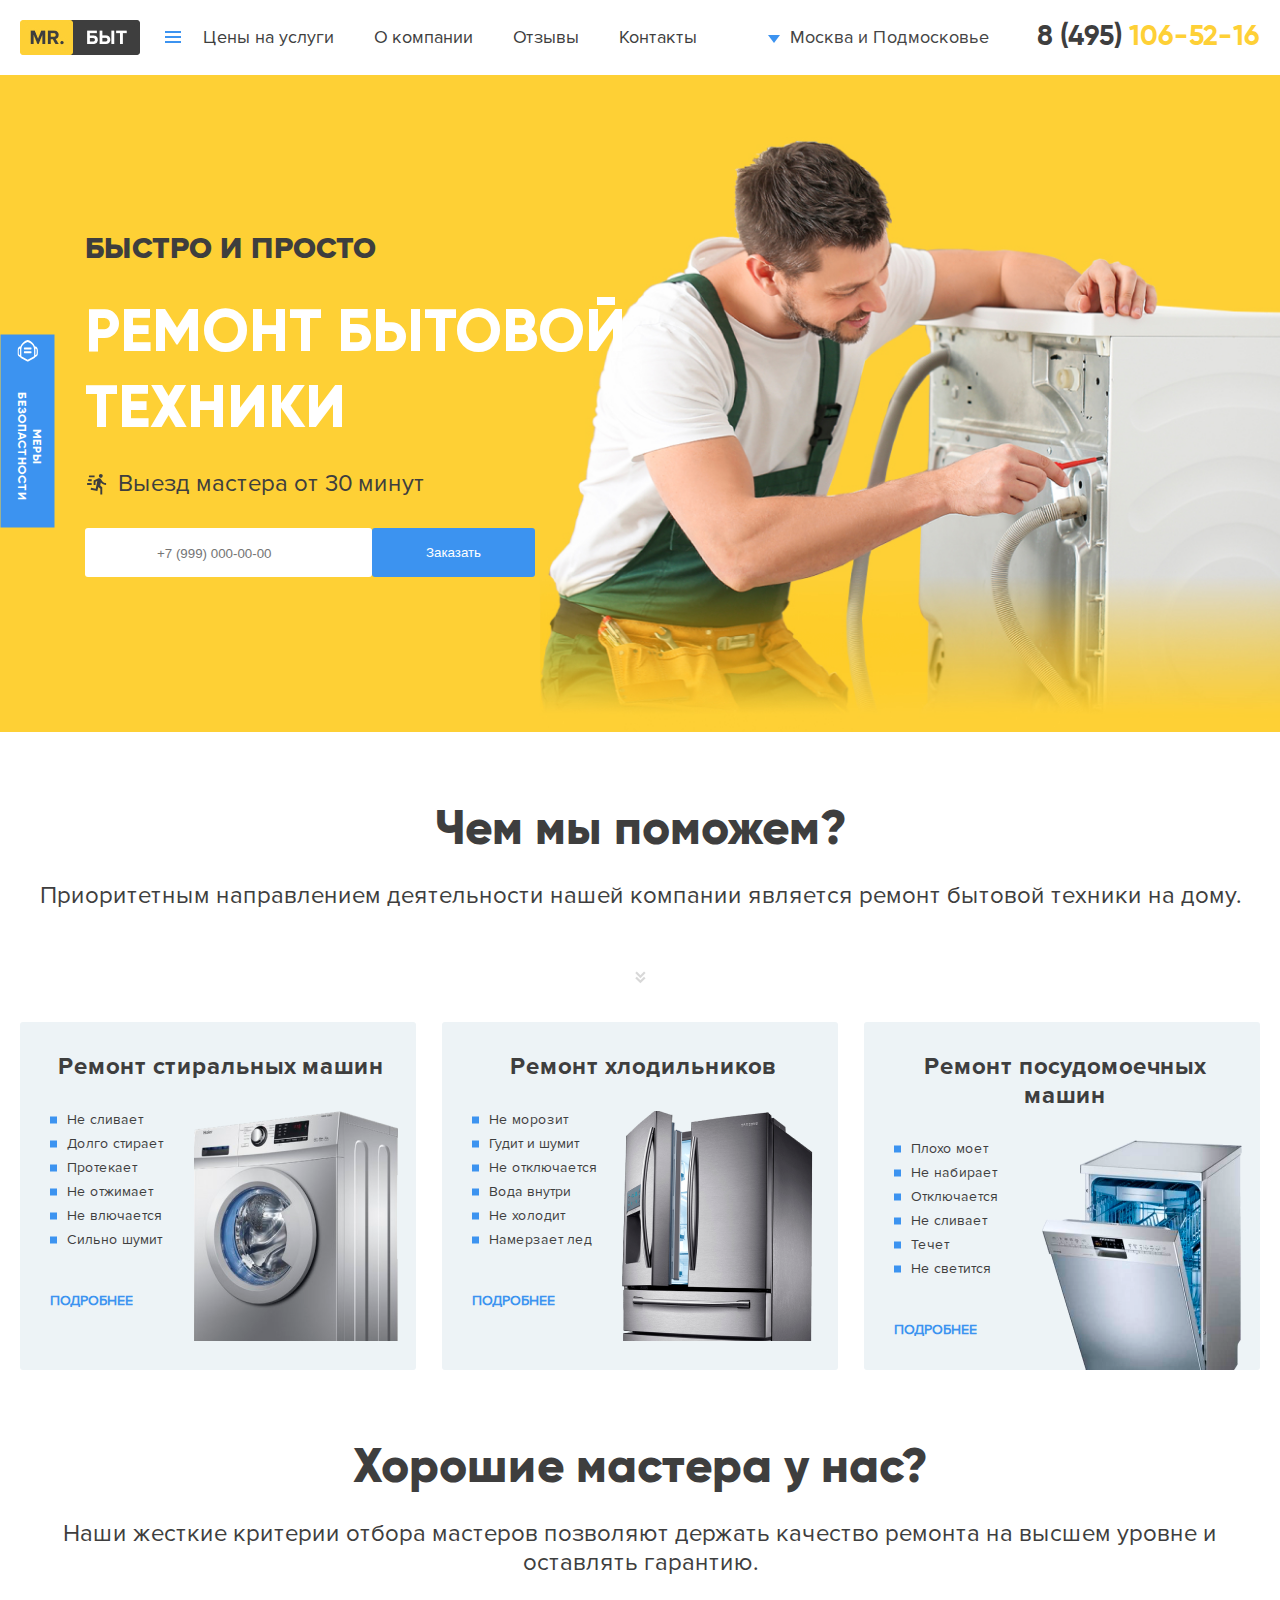
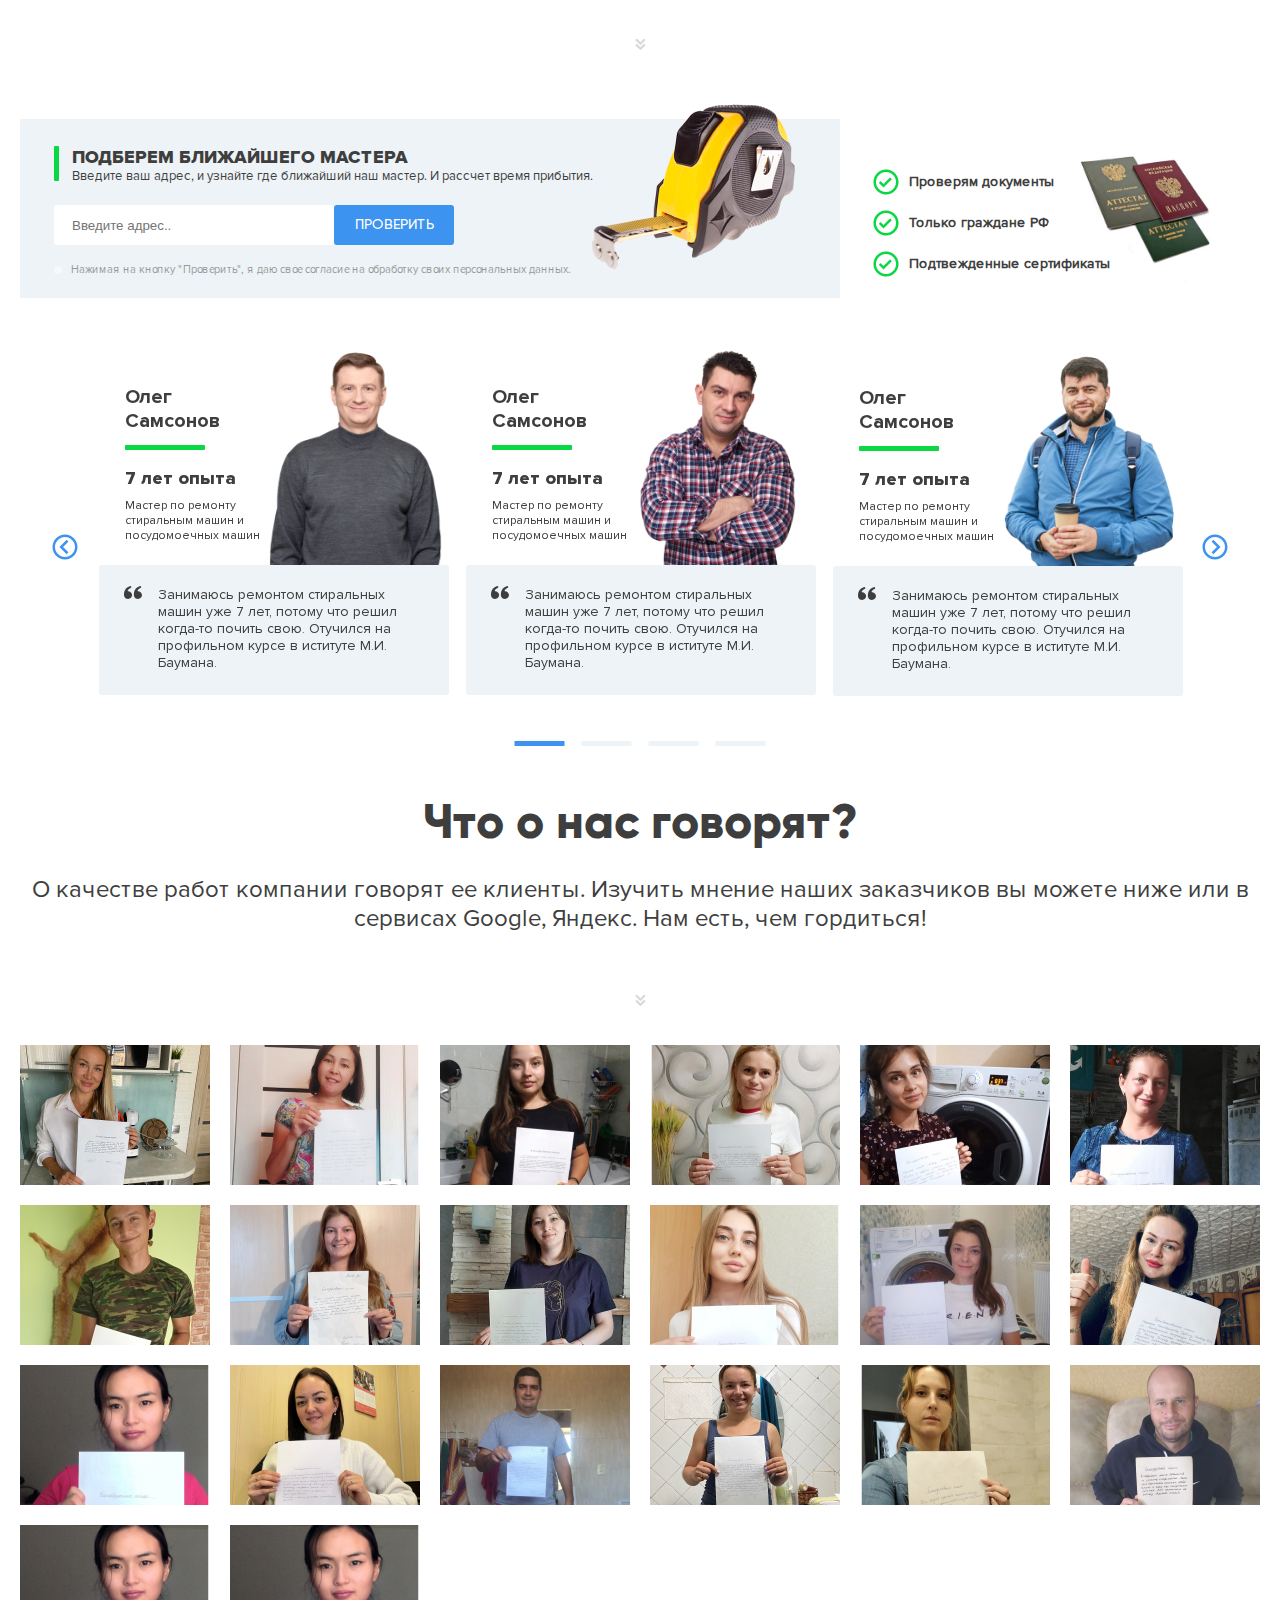
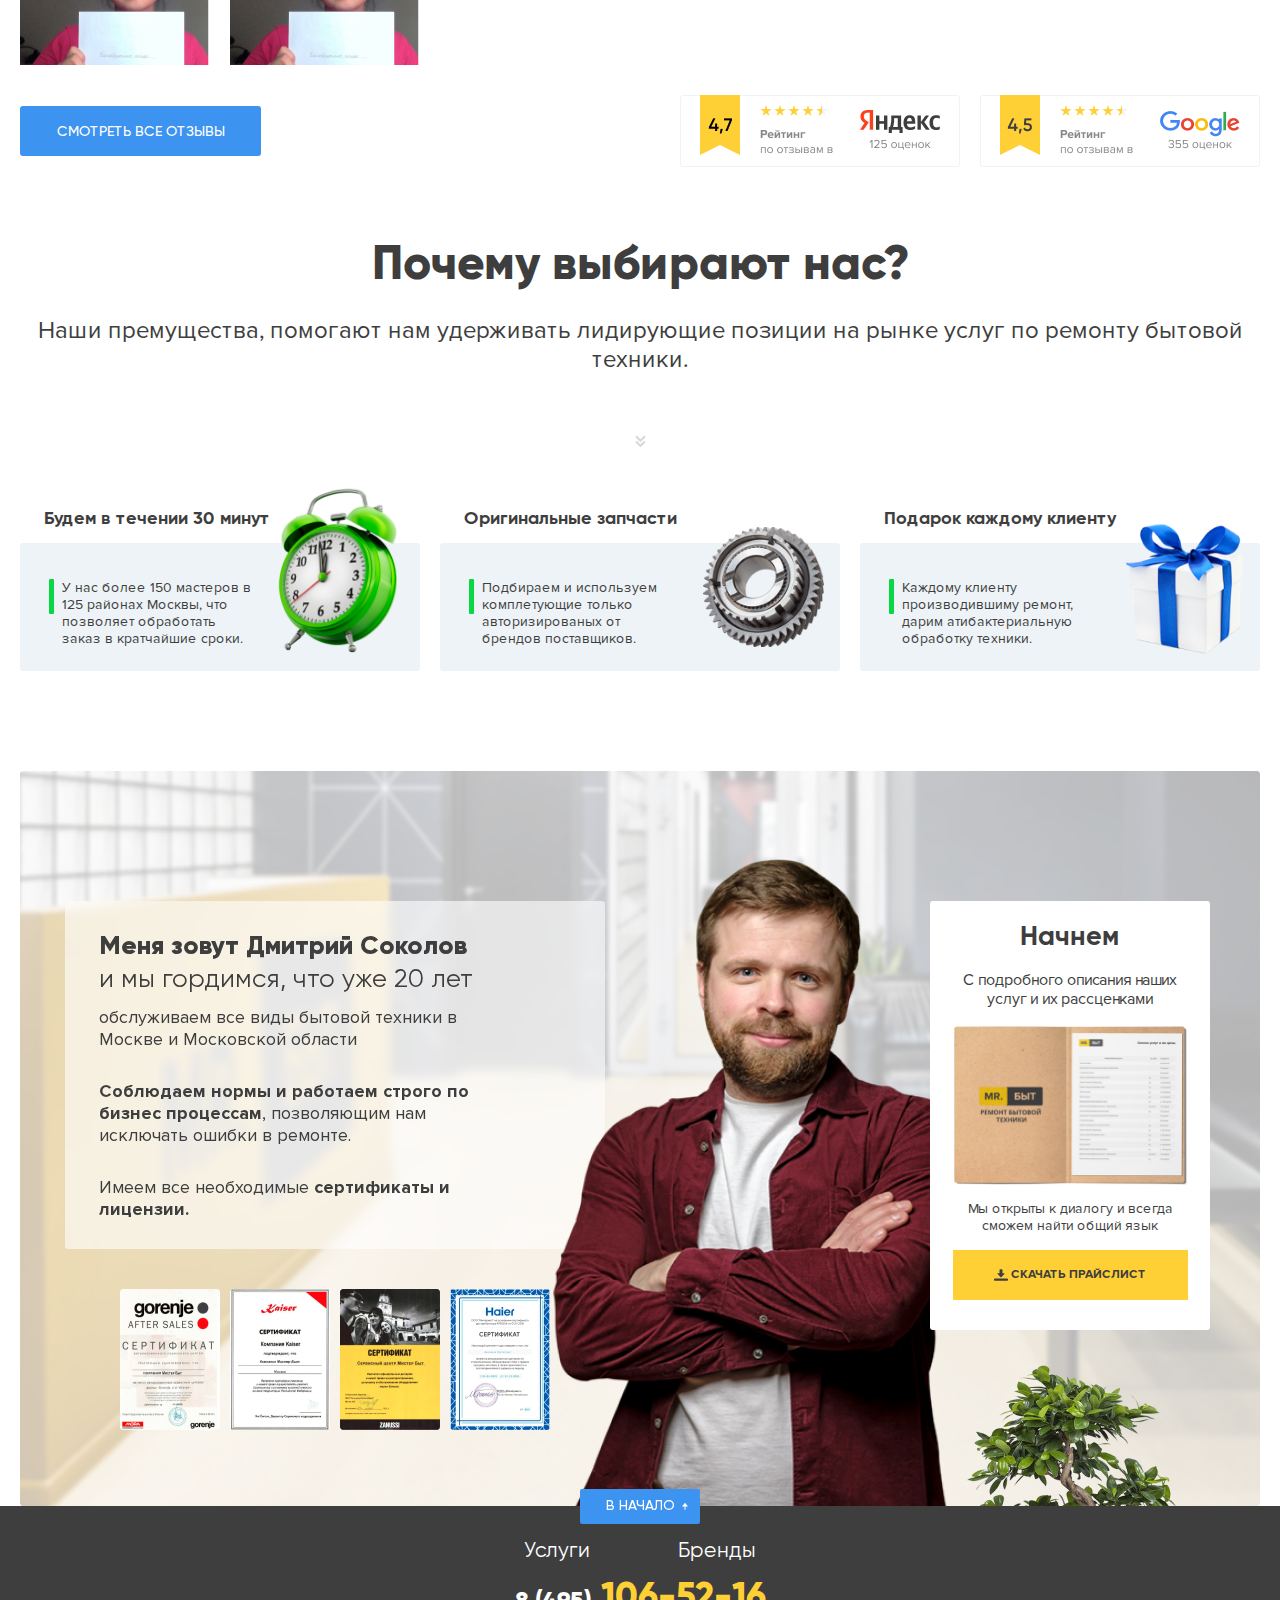
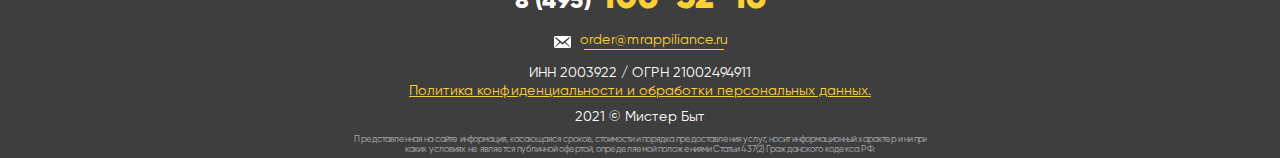
<file: index.html>
<!DOCTYPE html>
<html lang="en">

<head>
  <meta charset="UTF-8">
  <meta http-equiv="X-UA-Compatible" content="IE=edge">
  <meta name="viewport" content="width=device-width, initial-scale=1.0">
  <title>Cleaning service</title>
  <link rel="stylesheet" href="css/slick.css">
  <link rel="stylesheet" href="css/select2.min.css">
  <link rel="stylesheet" href="css/fonts.css">
  <link rel="stylesheet" href="css/style.css">
  <link rel="stylesheet" href="css/media.css">
</head>

<body>
  <header class="header">
    <div class="container">
      <div class="header__wrapper">
        <a href="index.html" class="header__logo">
          <img src="img/logo.jpg" alt="">
        </a>
        <div class="header__block">
          <div class="header__mobile-menu">
            <span class="header__mobile-menu-line"></span>
            <span class="header__mobile-menu-line"></span>
            <span class="header__mobile-menu-line"></span>
            <span class="header__mobile-menu-line"></span>
          </div>
          <nav class="header__nav">
            <ul class="header__nav-menu">
              <li class="header__nav-menu-list">
                <a href="price.html" class="header__nav-menu-link">Цены на услуги</a>
              </li>
              <li class="header__nav-menu-list">
                <a href="about.html" class="header__nav-menu-link">О компании</a>
              </li>
              <li class="header__nav-menu-list">
                <a href="review.html" class="header__nav-menu-link">Отзывы</a>
              </li>
              <li class="header__nav-menu-list">
                <a href="contact.html" class="header__nav-menu-link">Контакты</a>
              </li>
            </ul>
          </nav>
          <div class="header__list">
            <select name="" class="select-list">
              <option value="">Moсква и Подмосковье</option>
              <option value="">Moсква и Подмосковье</option>
              <option value="">Moсква и Подмосковье</option>
            </select>
          </div>
          <a href="tel:80498881234" class="header__phone-link"> <span>8 (495)</span> 106-52-16</a>
          <!-- ---------------main-menu -->
          <div class="main-menu">
            <ul class="main-menu__items">
              <li class="main-menu__list">
                <a href="#numb-1" class="tab active">Стиральные машины</a>
              </li>
              <li class="main-menu__list">
                <a href="#numb-2" class="tab">Посудомоечные машины</a>
              </li>
              <li class="main-menu__list">
                <a href="#numb-3" class="tab">Холодильники</a>
              </li>
            </ul>
            <ul class="main-menu__drop active" id="numb-1">
              <li class="main-menu__drop-item">Не морозит</li>
              <li class="main-menu__drop-item">Перемораживает</li>
              <li class="main-menu__drop-item">Намерзает лёд</li>
              <li class="main-menu__drop-item">Не включается</li>
              <li class="main-menu__drop-item">Не выключается</li>
              <li class="main-menu__drop-item">Не включается</li>
              <li class="main-menu__drop-item">Сильно шумит</li>
              <li class="main-menu__drop-item">Протекает</li>
              <li class="main-menu__drop-item">Не холодит</li>
              <li class="main-menu__drop-item">Греется</li>
              <li class="main-menu__drop-item-link"><a href="">подробнее</a></li>
            </ul>
            <ul class="main-menu__drop" id="numb-2">
              <li class="main-menu__drop-item">Не включается</li>
              <li class="main-menu__drop-item">Сильно шумит</li>
              <li class="main-menu__drop-item">Не морозит</li>
              <li class="main-menu__drop-item">Перемораживает</li>
              <li class="main-menu__drop-item">Намерзает лёд</li>
              <li class="main-menu__drop-item">Не включается</li>
              <li class="main-menu__drop-item">Не выключается</li>
              <li class="main-menu__drop-item">Протекает</li>
              <li class="main-menu__drop-item">Не холодит</li>
              <li class="main-menu__drop-item">Греется</li>
              <li class="main-menu__drop-item-link"><a href="">подробнее</a></li>
            </ul>
            <ul class="main-menu__drop" id="numb-3">
              <li class="main-menu__drop-item">Не морозит</li>
              <li class="main-menu__drop-item">Перемораживает</li>
              <li class="main-menu__drop-item">Намерзает лёд</li>
              <li class="main-menu__drop-item">Не включается</li>
              <li class="main-menu__drop-item">Сильно шумит</li>
              <li class="main-menu__drop-item">Протекает</li>
              <li class="main-menu__drop-item">Не холодит</li>
              <li class="main-menu__drop-item">Греется</li>
              <li class="main-menu__drop-item">Не выключается</li>
              <li class="main-menu__drop-item">Не включается</li>
              <li class="main-menu__drop-item-link"><a href="">подробнее</a></li>
            </ul>
            <div class="main-menu-img"><img src="img/fridge-menu.png" alt=""></div>
          </div>

        </div>
        <div class="mobile-menu"><span></span><span></span><span></span><span></span></div>
        <nav class="nav-mobile">
          <ul class="nav-mobile-menu">
            <li class=" nav-mobile-item-category"><a href="" class="nav-mobile-link">Стиральные машины</a></li>
            <li class=" nav-mobile-item-category"><a href="" class="nav-mobile-link">Посудомоечные машины</a></li>
            <li class=" nav-mobile-item-category"><a href="" class="nav-mobile-link">Холодильники</a></li>
            <li class="nav-mobile-item"><a href="index.html" class="nav-mobile-link">Главная</a></li>
            <li class="nav-mobile-item"><a href="about.html" class="nav-mobile-link">О компании</a></li>
            <li class="nav-mobile-item"><a href="contact.html" class="nav-mobile-link">Контакты</a></li>
            <li class="nav-mobile-item"><a href="review.html" class="nav-mobile-link">Отзывы</a></li>
            <li class="nav-mobile-item"><a href="price.html" class="nav-mobile-link">Цены на услуги</a></li>
            <li class="nav-mobile-item"><a href="brend.html" class="nav-mobile-link">Бренды</a></li>
            <li class="nav-mobile-item"><a href="servise.html" class="nav-mobile-link">Услуги</a></li>
          </ul>
          <div class="nav-mobile-bottom">
            <p class="nav-mobile-text">Время работы 8:00 - 22:00 (без выходных)</p>
            <a href="tel:80498881234" class="nav-mobile-phone"> <span>8 (495)</span> 106-52-16</a>
            <div class="nav-mobile__footer"><button class="btn nav-mobile-btn">Вызвать мастера</button></div>
          </div>
        </nav>
      </div>
    </div>
  </header>
  <!-- ----------------------------end header -->

  <!-- ------------------------section slider -->
  <section class="slider">
    <span class="mask">МЕРы БЕЗОПАСТНОСТИ</span>
    <div class="slider__block slider__block-home">
      <div class="container banner__container" >
        <p class="slider__subtitle">БЫСТРО И ПРОСТО</p>
        <p class="slider__title">РЕМОНТ БЫТОВОЙ ТЕХНИКИ</p>
        <form action="" class="slider__form">
          <label for="" class="slider__label">Выезд мастера от 30 минут</label>
          <div class="slider__form-block">
            <input type="text" placeholder="+7 (999) 000-00-00" class="slider__input">
            <button class="btn slider__btn bg-blue-light">Заказать</button>
          </div>
        </form>
      </div>
    </div>
  </section>
  <!-- ---------------------------section slider end----------------------------
---------------------------section servise --------------------- -->

  <section class="servise">
    <div class="container">
      <div class="inner-top">
        <p class="inner-title servise__title">Чем мы поможем?</p>
        <p class="inner-subtitle servise__subtittle">Приоритетным направлением деятельности нашей компании является
          ремонт бытовой техники на дому.</p>
        <a href="" class="inner-link"><img src="img/icon-down-arrow.svg" alt=""></a>
      </div>
      <div class="servise__wrapper">
        <div class="servise__block">
          <p class="servise__block-title">Ремонт стиральных машин</p>
          <div class="servise__block-wrapper">
            <ul class="servise__block-lists">
              <li class="servise__block-item">Не сливает</li>
              <li class="servise__block-item">Долго стирает </li>
              <li class="servise__block-item">Протекает</li>
              <li class="servise__block-item">Не отжимает</li>
              <li class="servise__block-item">Не влючается </li>
              <li class="servise__block-item">Сильно шумит</li>
              <li class="servise__block-item-link">
                <a href="">Подробнее</a>
              </li>
            </ul>
            <div class="servise__block-img">
              <img src="img/wash.png" alt="">
            </div>
          </div>
        </div>
        <div class="servise__block">
          <p class="servise__block-title">Ремонт хлодильников</p>
          <div class="servise__block-wrapper">
            <ul class="servise__block-lists">
              <li class="servise__block-item">Не морозит</li>
              <li class="servise__block-item">Гудит и шумит</li>
              <li class="servise__block-item">Не отключается</li>
              <li class="servise__block-item">Вода внутри</li>
              <li class="servise__block-item">Не холодит </li>
              <li class="servise__block-item">Намерзает лед</li>
              <li class="servise__block-item-link">
                <a href="">Подробнее</a>
              </li>
            </ul>
            <div class="servise__block-img">
              <img src="img/fridge.png" alt="">
            </div>
          </div>
        </div>
        <div class="servise__block">
          <p class="servise__block-title">Ремонт посудомоечных машин</p>
          <div class="servise__block-wrapper">
            <ul class="servise__block-lists">
              <li class="servise__block-item">Плохо моет</li>
              <li class="servise__block-item">Не набирает</li>
              <li class="servise__block-item">Отключается</li>
              <li class="servise__block-item">Не сливает</li>
              <li class="servise__block-item">Течет</li>
              <li class="servise__block-item">Не светится</li>
              <li class="servise__block-item-link">
                <a href="">Подробнее</a>
              </li>
            </ul>
            <div class="servise__block-img">
              <img src="img/dryer.png" alt="">
            </div>
          </div>
        </div>
      </div>
    </div>
  </section>
  <!-- ------------------servise-end-------
-----------------master--------- -->

  <section class="master">
    <div class="container">
      <div class="inner-top">
        <p class="inner-title">Хорошие мастера у нас?</p>
        <p class="inner-subtitle master__subtitle">Наши жесткие критерии отбора мастеров позволяют держать качество
          ремонта на высшем уровне и оставлять гарантию.</p>
        <a href="" class="inner-link"><img src="img/icon-down-arrow.svg" alt=""></a>
      </div>
      <div class="master__wrapper">
        <div class="master__block-left">
          <form action="" class="master__form">
            <label for="" class="master__form-title">ПОДБЕРЕМ БЛИЖАЙШЕГО МАСТЕРА
              <span>Введите ваш адрес, и узнайте где ближайший наш мастер. И рассчет время прибытия.</span>
            </label>
            <div class="master__form-block">
              <input type="text" class="input__text" placeholder="Введите адрес..">
              <button class="btn master__btn btn--blue">Проверить
              </button>
            </div>
            <input id="input-check" type="checkbox" class="input__check">
            <label class="master_choose" for="input-check">Нажимая на кнопку "Проверить", я даю свое согласие на
              обработку своих
              персональных данных.

              <span class="check__style"></span>
            </label>
          </form>
          <div class="master__block-left-img">
            <img src="img/image-metr.png" alt="">
          </div>
        </div>
        <div class="master__block-right">
          <ul class="block-right-list">
            <li>Проверям документы</li>
            <li>Только граждане РФ</li>
            <li>Подтвежденные сертификаты</li>
          </ul>
          <div class="block-right-img">
            <img src="img/image-docs.png" alt="">
          </div>
        </div>
      </div>

    </div>
  </section>
  <!-- ------------------------- master end----------------------------
  ------------------------section slider masters----------- -->

  <section class="slider-masters">
    <div class="container slider-masters-container">
      <div class="masters">
        <div class="master__block-wrapper">
          <div class="masters__block">
            <div class="masters__block-top">
              <div class="block__top-left">
                <p class="block__top-name">Олег Самсонов</p>
                <p class="block__top-job">7 лет опыта</p>
                <p class="block__top-text">Мастер по ремонту стиральным машин
                  и посудомоечных машин</p>
              </div>
              <div class="block_top-right"><img src="img/image-master.png" alt=""></div>
            </div>
            <div class="masters__block-bottom">
              <p class="block-bottom-text">
                Занимаюсь ремонтом стиральных машин уже 7 лет, потому что решил когда-то почить свою. Отучился на
                профильном курсе в иституте М.И. Баумана.
              </p>
            </div>
          </div>
        </div>
        <div class="master__block-wrapper">
          <div class="masters__block">
            <div class="masters__block-top">
              <div class="block__top-left">
                <p class="block__top-name">Олег Самсонов</p>
                <p class="block__top-job">7 лет опыта</p>
                <p class="block__top-text">Мастер по ремонту стиральным машин
                  и посудомоечных машин</p>
              </div>
              <div class="block_top-right"><img src="img/image-master-2.png" alt=""></div>
            </div>
            <div class="masters__block-bottom">
              <p class="block-bottom-text">
                Занимаюсь ремонтом стиральных машин уже 7 лет, потому что решил когда-то почить свою. Отучился на
                профильном курсе в иституте М.И. Баумана.
              </p>
            </div>
          </div>
        </div>
        <div class="master__block-wrapper">
          <div class="masters__block">
            <div class="masters__block-top">
              <div class="block__top-left">
                <p class="block__top-name">Олег Самсонов</p>
                <p class="block__top-job">7 лет опыта</p>
                <p class="block__top-text">Мастер по ремонту стиральным машин
                  и посудомоечных машин</p>
              </div>
              <div class="block_top-right"><img src="img/image-master-3.png" alt=""></div>
            </div>
            <div class="masters__block-bottom">
              <p class="block-bottom-text">
                Занимаюсь ремонтом стиральных машин уже 7 лет, потому что решил когда-то почить свою. Отучился на
                профильном курсе в иституте М.И. Баумана.
              </p>
            </div>
          </div>
        </div>
        <div class="master__block-wrapper">
          <div class="masters__block">
            <div class="masters__block-top">
              <div class="block__top-left">
                <p class="block__top-name">Олег Самсонов</p>
                <p class="block__top-job">7 лет опыта</p>
                <p class="block__top-text">Мастер по ремонту стиральным машин
                  и посудомоечных машин</p>
              </div>
              <div class="block_top-right"><img src="img/image-master-4.png" alt=""></div>
            </div>
            <div class="masters__block-bottom">
              <p class="block-bottom-text">
                Занимаюсь ремонтом стиральных машин уже 7 лет, потому что решил когда-то почить свою. Отучился на
                профильном курсе в иституте М.И. Баумана.
              </p>
            </div>
          </div>
        </div>
      </div>
    </div>
  </section>
  <!-- --------------------------------------------------masters end-------------------- -->
<!-- --------------------------------------------section testimonials -------------------------- -->
  <section class="testimonials">
    <div class="container">
      <div class="inner-top">
        <p class="inner-title">Что о нас говорят?</p>
        <p class="inner-subtitle testimonials__subtitle">О качестве работ компании говорят ее клиенты. Изучить мнение
          наших заказчиков вы можете ниже или в сервисах Google, Яндекс. Нам есть, чем гордиться!</p>
        <a href="" class="inner-link"><img src="img/icon-down-arrow.svg" alt=""></a>
      </div>
      <div class="testimonials__wrapper">
        <div class="testimonials-img"><img src="img/review/review-1.jpg" alt=""></div>
        <div class="testimonials-img"><img src="img/review/review-2.jpg" alt=""></div>
        <div class="testimonials-img"><img src="img/review/review-3.jpg" alt=""></div>
        <div class="testimonials-img"><img src="img/review/review-4.jpg" alt=""></div>
        <div class="testimonials-img"><img src="img/review/review-5.jpg" alt=""></div>
        <div class="testimonials-img"><img src="img/review/review-6.jpg" alt=""></div>
        <div class="testimonials-img"><img src="img/review/review-7.jpg" alt=""></div>
        <div class="testimonials-img"><img src="img/review/review-8.jpg" alt=""></div>
        <div class="testimonials-img"><img src="img/review/review-9.jpg" alt=""></div>
        <div class="testimonials-img"><img src="img/review/review-10.jpg" alt=""></div>
        <div class="testimonials-img"><img src="img/review/review-11.jpg" alt=""></div>
        <div class="testimonials-img"><img src="img/review/review-12.jpg" alt=""></div>
        <div class="testimonials-img"><img src="img/review/review-13.jpg" alt=""></div>
        <div class="testimonials-img"><img src="img/review/review-14.jpg" alt=""></div>
        <div class="testimonials-img"><img src="img/review/review-15.jpg" alt=""></div>
        <div class="testimonials-img"><img src="img/review/review-16.jpg" alt=""></div>
        <div class="testimonials-img"><img src="img/review/review-17.jpg" alt=""></div>
        <div class="testimonials-img"><img src="img/review/review-18.jpg" alt=""></div>
        <div class="testimonials-img"><img src="img/review/review-13.jpg" alt=""></div>
        <div class="testimonials-img"><img src="img/review/review-13.jpg" alt=""></div>
      </div>
      <div class="testimonials__bottom">
        <a href="" class="testimonials-link">Смотреть все отзывы</a>
        <div class="testimonials__bottom-right">
          <div class="testimonials__bottom-img"><img src="img/rating-yandex.png" alt=""></div>
          <div class="testimonials__bottom-img"><img src="img/rating-google.png" alt=""></div>
        </div>
      </div>
    </div>
  </section>

  <!-- --------------------------------------------section testimonials end-------------------------- -->

  <section class="choose">
    <div class="container  choose__container">
      <div class="inner-top">
        <p class="inner-title">Почему выбирают нас?</p>
        <p class="inner-subtitle testimonials__subtitle">Наши премущества, помогают нам удерживать лидирующие позиции на
          рынке услуг по ремонту бытовой техники.</p>
        <a href="" class="inner-link"><img src="img/icon-down-arrow.svg" alt=""></a>
      </div>
      <div class="choose__wrapper">
        <div class="choose__block">
          <p class="choose__block-title">Будем в течении 30 минут</p>
          <div class="choose__block-content">
            <p class="choose__block-text">У нас более 150 мастеров в 125 районах Москвы, что позволяет обработать заказ
              в кратчайшие сроки.</p>
            <div class="choose__block-img clock"><img src="img/clock.png" alt=""></div>
          </div>
        </div>
        <div class="choose__block">
          <p class="choose__block-title">Оригинальные запчасти</p>
          <div class="choose__block-content">
            <p class="choose__block-text">Подбираем и используем комплетующие только авторизированых от брендов
              поставщиков.</p>
            <div class="choose__block-img gear"><img src="img/gear.png" alt=""></div>
          </div>
        </div>
        <div class="choose__block">
          <p class="choose__block-title">Подарок каждому клиенту</p>
          <div class="choose__block-content">
            <p class="choose__block-text">Каждому клиенту производившиму ремонт, дарим атибактериальную обработку
              техники. </p>
            <div class="choose__block-img gift"><img src="img/gift.png" alt=""></div>
          </div>
        </div>
      </div>

    </div>
  </section>

  <!-- ------------------------------------choose end---------------- -->

  <section class="about">
    <div class="container">
      <div class="about__wrapper">
        <div class="about__left-block">
          <div class="about__left-block-top">
            <p class="about__left-block-title">Меня зовут Дмитрий Соколов
              <span>и мы гордимся, что уже 20 лет</span></p>
            <p class="about__left-block-text">обслуживаем все виды бытовой техники в Москве и Московской области</p>
            <p class="about__left-block-text"> <b>Соблюдаем нормы и работаем строго по бизнес процессам</b>, позволяющим
              нам исключать ошибки в ремонте.</p>
            <p class="about__left-block-text">Имеем все необходимые <b>сертификаты и лицензии.</b></p>
          </div>
          <div class="about__left-block-bottom">
            <div class="about__left-block-img"><img src="img/AEG 3.png" alt=""></div>
            <div class="about__left-block-img"><img src="img/Ardo 1.png" alt=""></div>
            <div class="about__left-block-img"><img src="img/Bosch 1.jpg" alt=""></div>
            <div class="about__left-block-img"><img src="img/Electrolux 1.png" alt=""></div>
          </div>
        </div>
        <div class="about__right-block">
          <p class="about__right-block-title">Начнем</p>
          <p class="about__right-block-text">С подробного описания наших услуг и их рассценками</p>
          <div class="about__right-block-img"><img src="img/about-book.png" alt=""></div>
          <p class="about__right-block-text">Мы открыты к диалогу и всегда сможем найти общий язык</p>
          <a href="" class="about__right-block-link">Скачать прайслист</a>
        </div>
        <div class="about__wrapper-img"><img src="img/img.png" alt=""></div>
      </div>
    </div>
  </section>
  <!-- ------------------------------------about end--------------- -->
   <!-- ----------------------------footer-------- -->
  <footer class="footer">
    <div class="container">
      <div class="footer__menu">
        <ul>
          <li><a href="servise.html">Услуги</a></li>
          <li><a href="brend.html">Бренды</a></li>
        </ul>
      </div>
    </div>
    <button class="btn btn-up">В начало</button>
    <a href="tel:84951065216" class="footer__phone-link">8 (495)<span> 106-52-16</span></a>
    <a href="mailto:order@mrappiliance.ru" class="footer__email-link">order@mrappiliance.ru</a>
    <p class="footer__info">ИНН 2003922 / ОГРН 21002494911</p>
    <a href="" class="footer__link">Политика конфиденциальности и обработки персональных данных.</a>
    <p class="footer__copyright">2021 © Мистер Быт</p>
    <p class="footer-text">Представленная на сайте информация, касающаяся сроков, стоимости и порядка предоставления
      услуг, носит информационный характер и ни при каких условиях не является публичной офертой, определяемой
      положениями Статьи 437(2) Гражданского кодекса РФ.</p>
  </footer>


  <script src="js/jquery-3.6.0.min.js"></script>
  <script src="js/select2.min.js"></script>
  <script src="js/slick.min.js"></script>
  <script src="js/main.js"></script>
</body>

</html>
</file>
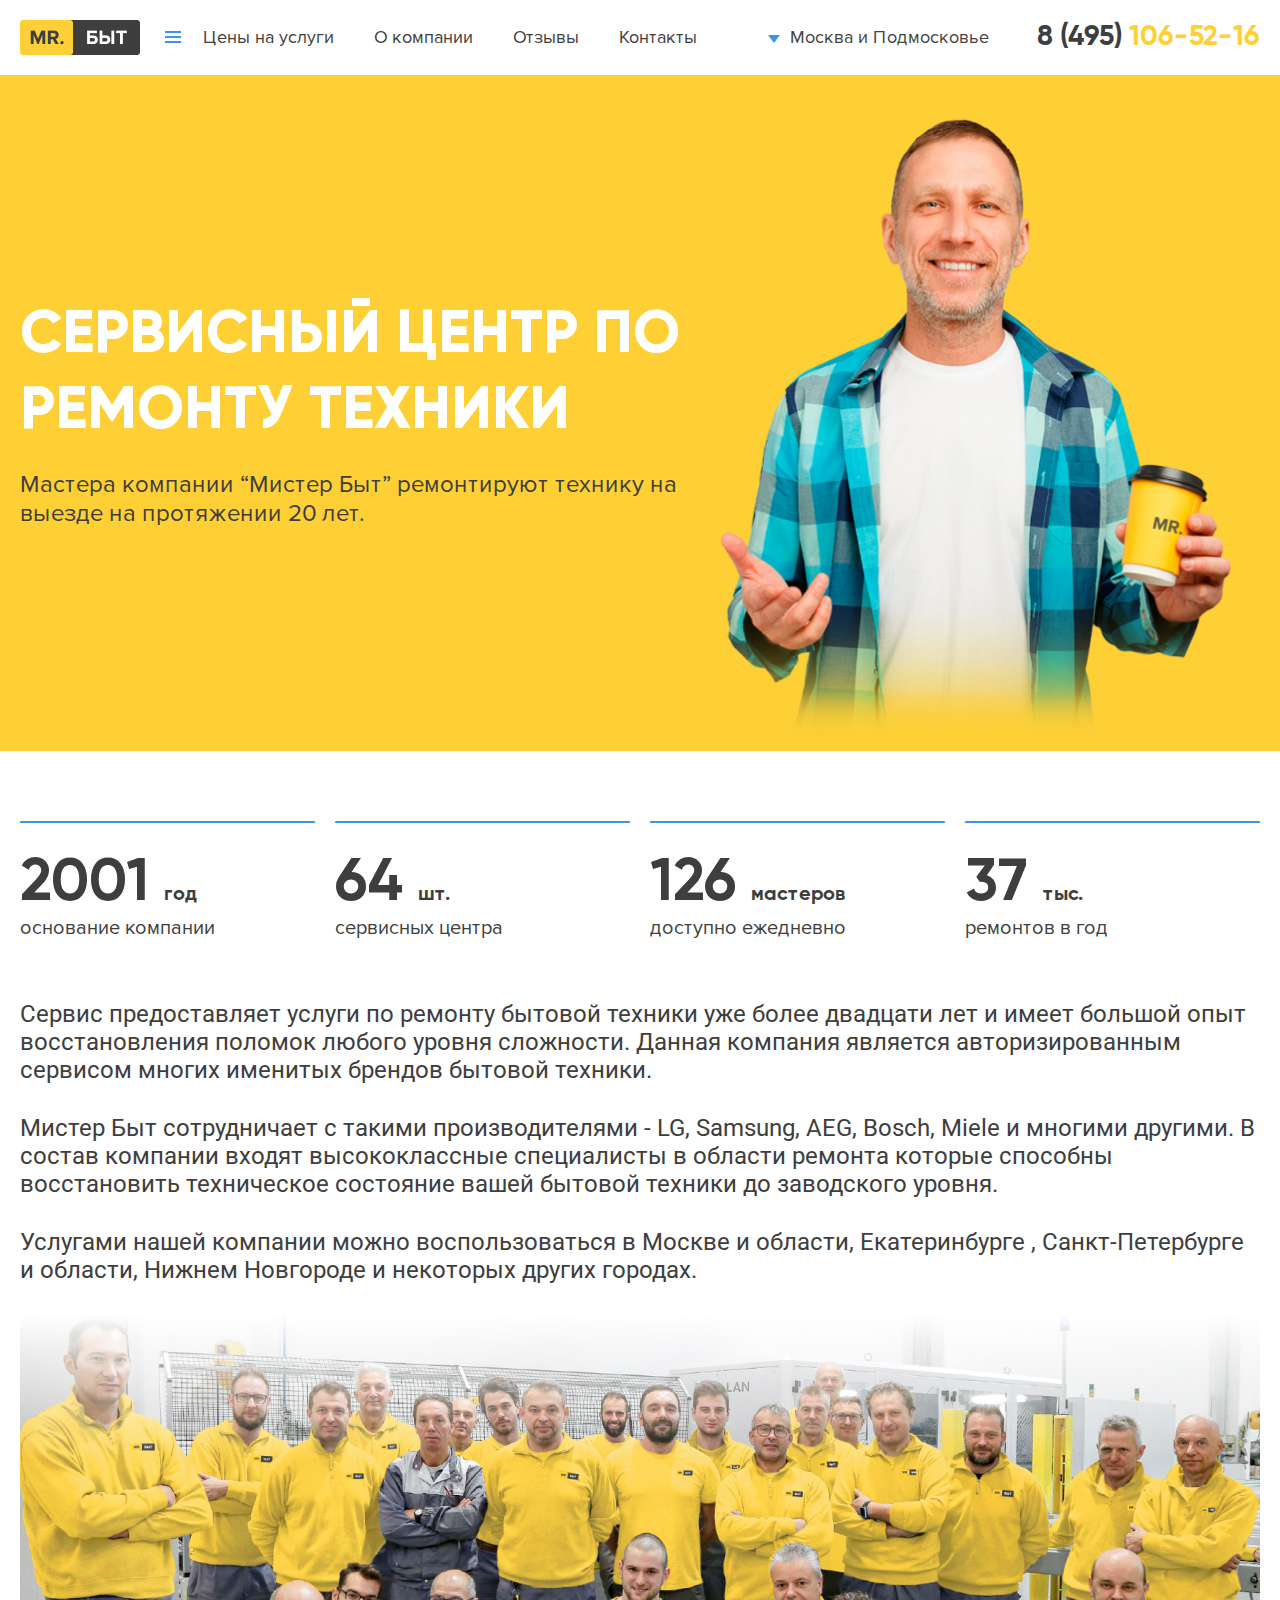
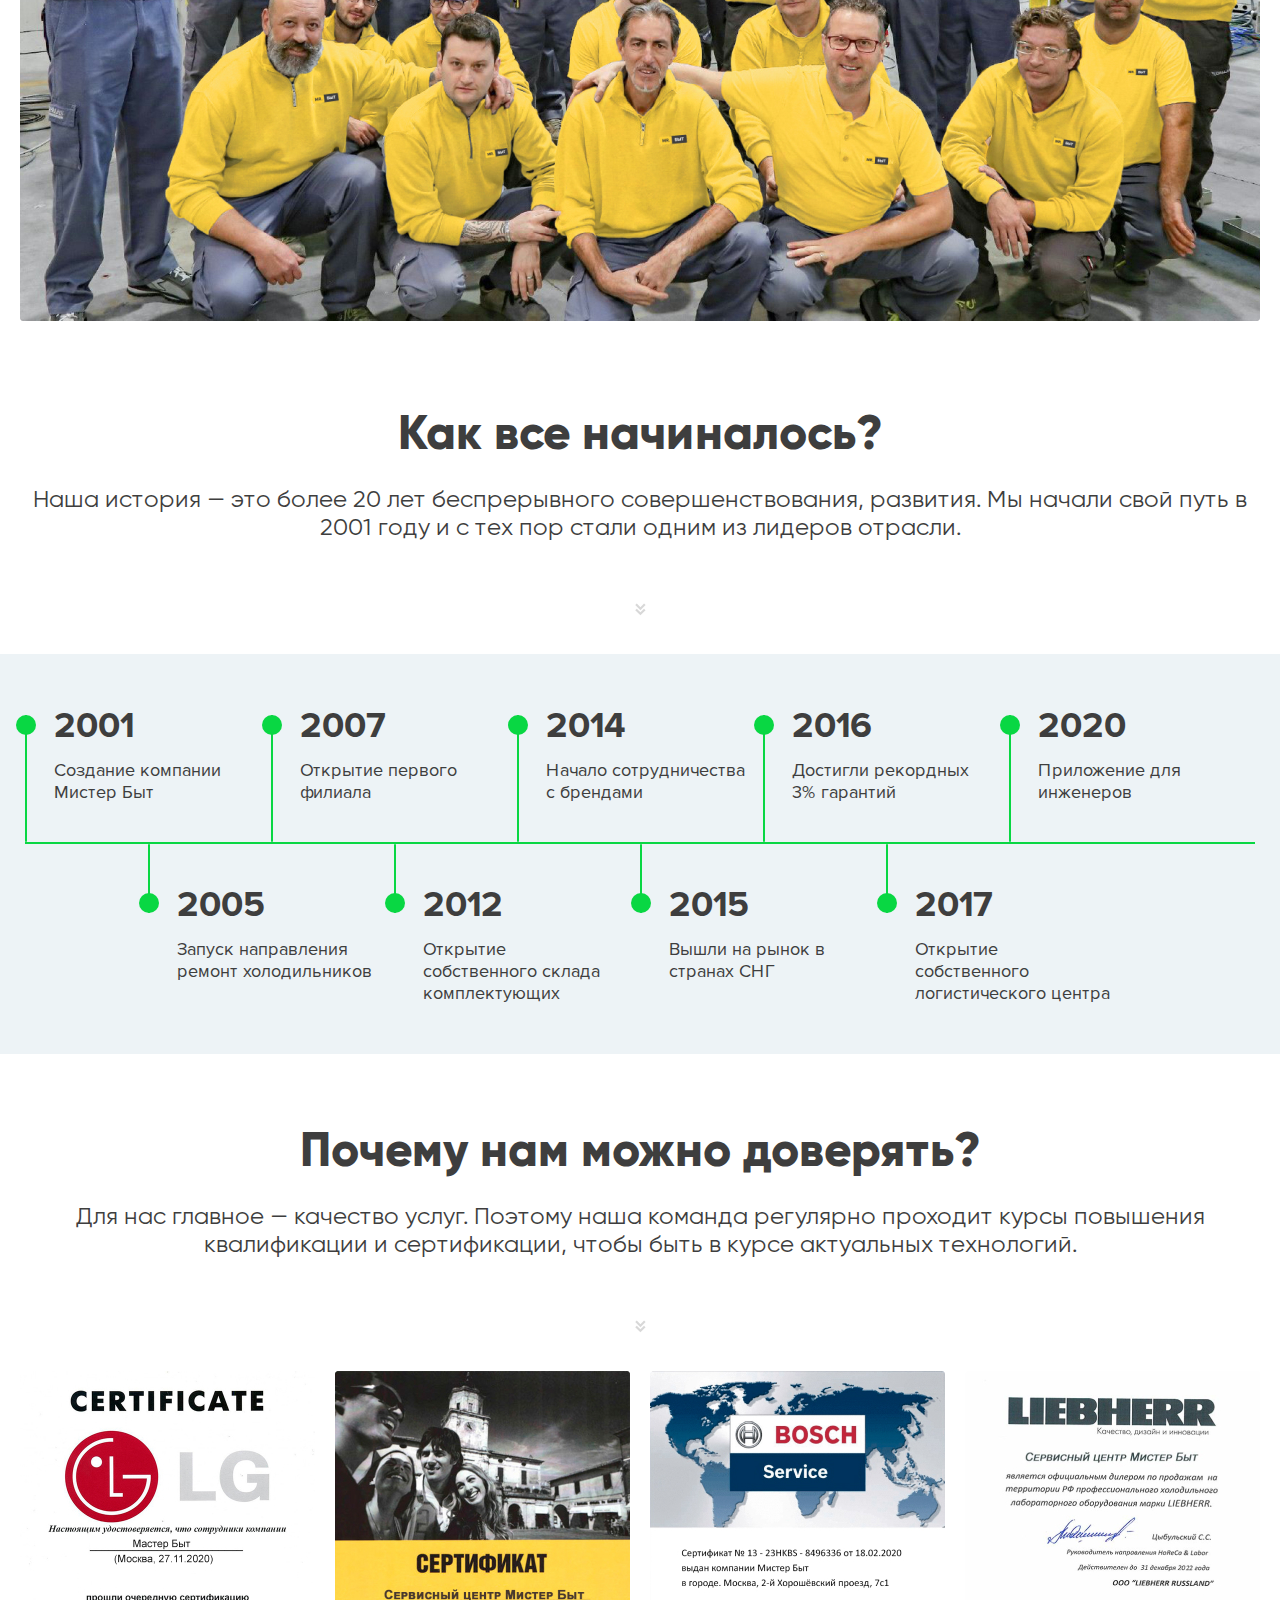
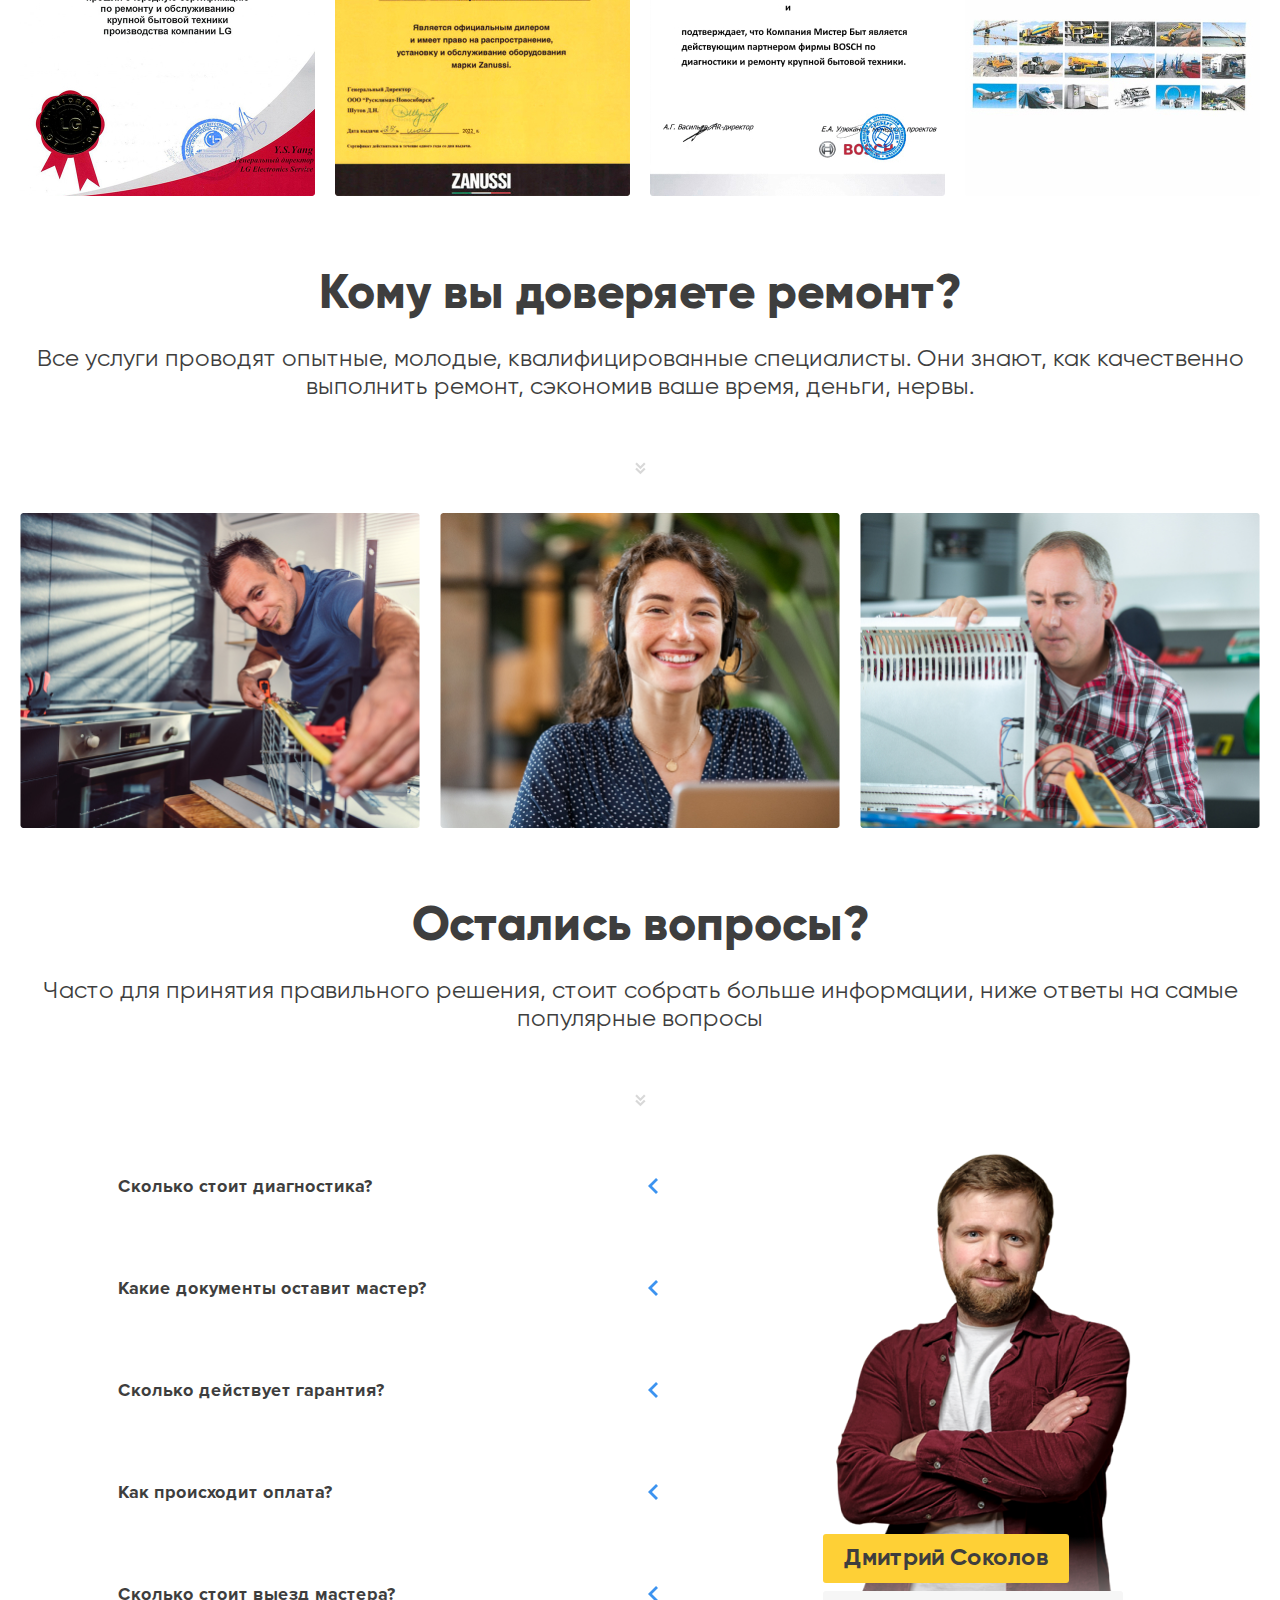
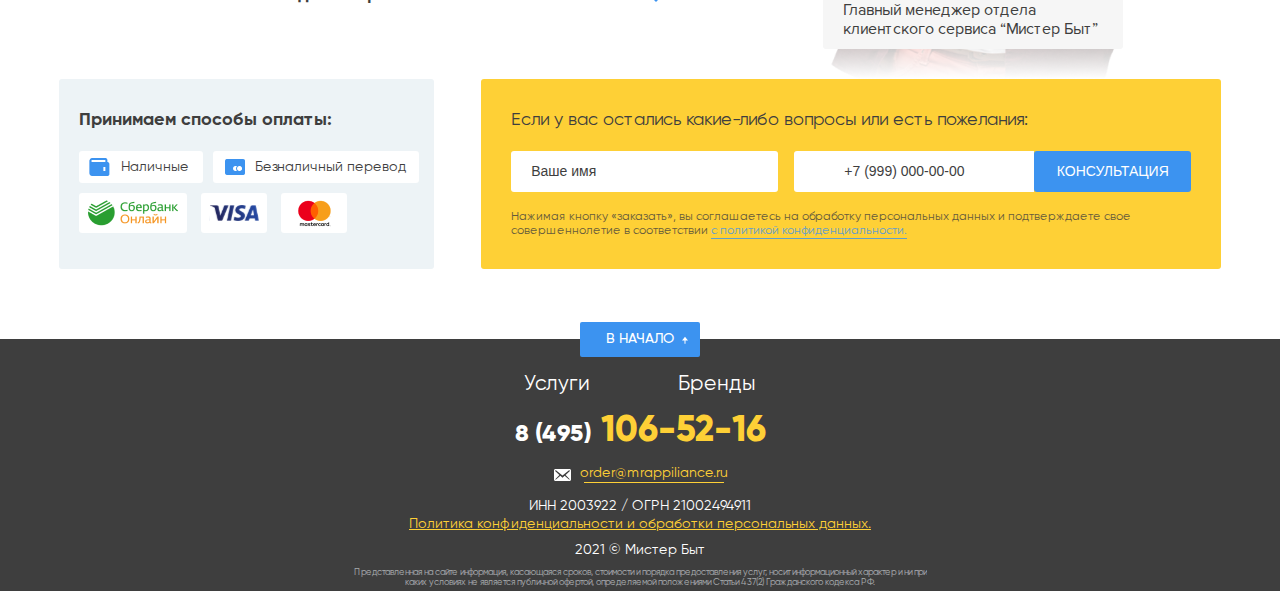
<file: about.html>
<!DOCTYPE html>
<html lang="en">

<head>
  <meta charset="UTF-8">
  <meta http-equiv="X-UA-Compatible" content="IE=edge">
  <meta name="viewport" content="width=device-width, initial-scale=1.0">
  <title>About us</title>
  <link rel="stylesheet" href="css/slick.css">
  <link rel="stylesheet" href="css/select2.min.css">
  <link rel="stylesheet" href="css/fonts.css">
  <link rel="stylesheet" href="css/style.css">
  <link rel="stylesheet" href="css/about.css">
  <link rel="stylesheet" href="css/media.css">
</head>

<body>
  <header class="header">
    <header class="header">
      <div class="container">
        <div class="header__wrapper">
          <a href="index.html" class="header__logo">
            <img src="img/logo.jpg" alt="">
          </a>
          <div class="header__block">
            <div class="header__mobile-menu">
              <span class="header__mobile-menu-line"></span>
              <span class="header__mobile-menu-line"></span>
              <span class="header__mobile-menu-line"></span>
              <span class="header__mobile-menu-line"></span>
            </div>
            <nav class="header__nav">
              <ul class="header__nav-menu">
                <li class="header__nav-menu-list">
                  <a href="price.html" class="header__nav-menu-link">Цены на услуги</a>
                </li>
                <li class="header__nav-menu-list">
                  <a href="about.html" class="header__nav-menu-link">О компании</a>
                </li>
                <li class="header__nav-menu-list">
                  <a href="review.html" class="header__nav-menu-link">Отзывы</a>
                </li>
                <li class="header__nav-menu-list">
                  <a href="contact.html" class="header__nav-menu-link">Контакты</a>
                </li>
              </ul>
            </nav>
          <div class="header__list">
            <select name="" class="select-list">
              <option value="">Moсква и Подмосковье</option>
              <option value="">Moсква и Подмосковье</option>
              <option value="">Moсква и Подмосковье</option>
            </select>
          </div>
          <a href="tel:80498881234" class="header__phone-link"> <span>8 (495)</span> 106-52-16</a>
          <!-- ---------------main-menu -->
          <div class="main-menu">
            <ul class="main-menu__items">
              <li class="main-menu__list">
                <a href="#numb-1" class="tab active">Стиральные машины</a>
              </li>
              <li class="main-menu__list">
                <a href="#numb-2" class="tab">Посудомоечные машины</a>
              </li>
              <li class="main-menu__list">
                <a href="#numb-3" class="tab">Холодильники</a>
              </li>
            </ul>
            <ul class="main-menu__drop active" id="numb-1">
              <li class="main-menu__drop-item">Не морозит</li>
              <li class="main-menu__drop-item">Перемораживает</li>
              <li class="main-menu__drop-item">Намерзает лёд</li>
              <li class="main-menu__drop-item">Не включается</li>
              <li class="main-menu__drop-item">Не выключается</li>
              <li class="main-menu__drop-item">Не включается</li>
              <li class="main-menu__drop-item">Сильно шумит</li>
              <li class="main-menu__drop-item">Протекает</li>
              <li class="main-menu__drop-item">Не холодит</li>
              <li class="main-menu__drop-item">Греется</li>
              <li class="main-menu__drop-item-link"><a href="">подробнее</a></li>
            </ul>
            <ul class="main-menu__drop" id="numb-2">
              <li class="main-menu__drop-item">Не включается</li>
              <li class="main-menu__drop-item">Сильно шумит</li>
              <li class="main-menu__drop-item">Не морозит</li>
              <li class="main-menu__drop-item">Перемораживает</li>
              <li class="main-menu__drop-item">Намерзает лёд</li>
              <li class="main-menu__drop-item">Не включается</li>
              <li class="main-menu__drop-item">Не выключается</li>
              <li class="main-menu__drop-item">Протекает</li>
              <li class="main-menu__drop-item">Не холодит</li>
              <li class="main-menu__drop-item">Греется</li>
              <li class="main-menu__drop-item-link"><a href="">подробнее</a></li>
            </ul>
            <ul class="main-menu__drop" id="numb-3">
              <li class="main-menu__drop-item">Не морозит</li>
              <li class="main-menu__drop-item">Перемораживает</li>
              <li class="main-menu__drop-item">Намерзает лёд</li>
              <li class="main-menu__drop-item">Не включается</li>
              <li class="main-menu__drop-item">Сильно шумит</li>
              <li class="main-menu__drop-item">Протекает</li>
              <li class="main-menu__drop-item">Не холодит</li>
              <li class="main-menu__drop-item">Греется</li>
              <li class="main-menu__drop-item">Не выключается</li>
              <li class="main-menu__drop-item">Не включается</li>
              <li class="main-menu__drop-item-link"><a href="">подробнее</a></li>
            </ul>
            <div class="main-menu-img"><img src="img/fridge-menu.png" alt=""></div>
          </div>

        </div>
        <div class="mobile-menu"><span></span><span></span><span></span><span></span></div>
        <nav class="nav-mobile">
          <ul class="nav-mobile-menu">
            <li class=" nav-mobile-item-category"><a href="" class="nav-mobile-link">Стиральные машины</a></li>
            <li class=" nav-mobile-item-category"><a href="" class="nav-mobile-link">Посудомоечные машины</a></li>
            <li class=" nav-mobile-item-category"><a href="" class="nav-mobile-link">Холодильники</a></li>
            <li class="nav-mobile-item"><a href="index.html" class="nav-mobile-link">Главная</a></li>
            <li class="nav-mobile-item"><a href="about.html" class="nav-mobile-link">О компании</a></li>
            <li class="nav-mobile-item"><a href="contact.html" class="nav-mobile-link">Контакты</a></li>
            <li class="nav-mobile-item"><a href="review.html" class="nav-mobile-link">Отзывы</a></li>
            <li class="nav-mobile-item"><a href="price.html" class="nav-mobile-link">Цены на услуги</a></li>
            <li class="nav-mobile-item"><a href="brend.html" class="nav-mobile-link">Бренды</a></li>
            <li class="nav-mobile-item"><a href="servise.html" class="nav-mobile-link">Услуги</a></li>
          </ul>
          <div class="nav-mobile-bottom">
            <p class="nav-mobile-text">Время работы 8:00 - 22:00 (без выходных)</p>
            <a href="tel:80498881234" class="nav-mobile-phone"> <span>8 (495)</span> 106-52-16</a>
            <div class="nav-mobile__footer"><button class="btn nav-mobile-btn">Вызвать мастера</button></div>
          </div>
        </nav>
      </div>
    </div>
  </header>
  <!-- ----------------------------end header -->
  <!-- ------------------------section slider -->
  <section class="slider">
    <div class="slider__block slider__block-about">
      <div class="container container__slider">
        <p class="slider__title slider__title-about">Сервисный центр по ремонту техники</p>
        <p class="slider__text">Мастера компании “Мистер Быт” ремонтируют технику на выезде на протяжении 20 лет.</p>
      </div>
    </div>
  </section>
  <!--  ---------------------------section slider end---------------------------- -->
  <!-- ----------------------------------section about-us-------------------------- -->

  <section class="about-us">
    <div class="container container__about-us">
      <div class="about-us__wrapper">
        <div class="about-us__block">
          <p class="about-us__title">2001 <span>год</span></p>
          <p class="about-us__text">основание компании</p>
        </div>
        <div class="about-us__block">
          <p class="about-us__title">64 <span>шт.</span></p>
          <p class="about-us__text">сервисных центра</p>
        </div>
        <div class="about-us__block">
          <p class="about-us__title">126 <span>мастеров</span></p>
          <p class="about-us__text">доступно ежедневно</p>
        </div>
        <div class="about-us__block">
          <p class="about-us__title">37 <span>тыс.</span></p>
          <p class="about-us__text">ремонтов в год</p>
        </div>
      </div>
      <div class="about-us__content">
        <p>Сервис предоставляет услуги по ремонту бытовой техники уже более двадцати лет и имеет большой опыт
          восстановления поломок любого уровня сложности. Данная компания является авторизированным сервисом многих
          именитых брендов бытовой техники.
        </p>
        <p>Мистер Быт сотрудничает с такими производителями - LG, Samsung, AEG, Bosch, Miele и многими другими. В состав
          компании входят высококлассные специалисты в области ремонта которые способны восстановить техническое
          состояние вашей бытовой техники до заводского уровня. </p>
        <p>Услугами нашей компании можно воспользоваться в Москве и области, Екатеринбурге , Санкт-Петербурге и области,
          Нижнем Новгороде и некоторых других городах.</p>
      </div>
      <div class="about-us__img"><img src="img/about-us-img.jpg" alt=""></div>
    </div>
  </section>

  <!-- ---------------------------------about-us end----------------------------
  -----------------------------------history----------------------------- -->

  <section class="history">
    <div class="container">
      <div class="inner-top">
        <p class="inner-title history__title">Как все начиналось? </p>
        <p class="inner-subtitle history__subtittle">Наша история — это более 20 лет беспрерывного совершенствования,
          развития. Мы начали свой путь в 2001 году и с тех пор стали одним из лидеров отрасли.</p>
        <a href="" class="inner-link"><img src="img/icon-down-arrow.svg" alt=""></a>
      </div>
    </div>
    <div class="history__inner">
      <div class="container">
        <div class="history__wrapper">
          <div class="history__block border-green">
            <p class="history__block-title">2001</p>
            <p class="history__block-text">Создание компании Мистер Быт</p>
          </div>
          <div class="history__block border-green">
            <p class="history__block-title">2007</p>
            <p class="history__block-text">Открытие первого филиала</p>
          </div>
          <div class="history__block border-green">
            <p class="history__block-title">2014</p>
            <p class="history__block-text">Начало сотрудничества
              с брендами</p>
          </div>
          <div class="history__block border-green">
            <p class="history__block-title">2016</p>
            <p class="history__block-text">Достигли рекордных 3% гарантий</p>
          </div>
          <div class="history__block border-green">
            <p class="history__block-title">2020</p>
            <p class="history__block-text">Приложение для инженеров</p>
          </div>
          <div class="history__block border-green-left">
            <p class="history__block-title">2005</p>
            <p class="history__block-text">Запуск направления
              ремонт холодильников</p>
          </div>
          <div class="history__block border-green-left">
            <p class="history__block-title">2012</p>
            <p class="history__block-text">Открытие собственного склада комплектующих</p>
          </div>
          <div class="history__block border-green-left">
            <p class="history__block-title">2015</p>
            <p class="history__block-text">Вышли на рынок в странах СНГ</p>
          </div>
          <div class="history__block border-green-left">
            <p class="history__block-title">2017</p>
            <p class="history__block-text">Открытие собственного
              логистического центра</p>
          </div>
        </div>
      </div>
    </div>
  </section>
  <!-- -----------------------------------trust------------------------ -->
  <section class="trust">
    <div class="inner-top">
      <p class="inner-title trust__title">Почему нам можно доверять? </p>
      <p class="inner-subtitle trust__subtittle">Для нас главное — качество услуг. Поэтому наша команда регулярно
        проходит курсы повышения квалификации и сертификации, чтобы быть в курсе актуальных технологий.</p>
      <a href="" class="inner-link"><img src="img/icon-down-arrow.svg" alt=""></a>
    </div>
    <div class="container">
      <div class="trust__wrapper">
        <div class="trust__block"><img src="img/trust-sertificate1.jpg" alt=""></div>
        <div class="trust__block"><img src="img/trust-sertificate2.jpg" alt=""></div>
        <div class="trust__block"><img src="img/trust-sertificate3.jpg" alt=""></div>
        <div class="trust__block"><img src="img/trust-sertificate4.jpg" alt=""></div>
      </div>
    </div>
  </section>
  <!-- ---------------------------------------------trust----------------------- -->
  <section class="confidence">
    <div class="inner-top">
        <p class="inner-title confidence__title">Кому вы доверяете ремонт?</p>
        <p class="inner-subtitle confidence__subtittle">Все услуги проводят опытные, молодые, квалифицированные
          специалисты.
          Они знают, как качественно выполнить ремонт, сэкономив ваше время, деньги, нервы. </p>
        <a href="" class="inner-link"><img src="img/icon-down-arrow.svg" alt=""></a>
      </div>
    <div class="container">
            <div class="confidence__wrapper">
        <div class="confidence__block"><img src="img/confidence1.jpg" alt=""></div>
        <div class="confidence__block"><img src="img/confidence2.jpg" alt=""></div>
        <div class="confidence__block"><img src="img/confidence3.jpg" alt=""></div>
      </div>
    </div>
  </section>
  <!-- ---------------------------------------------confidence----------------------- -->

  <section class="question">
    <div class="inner-top">
      <p class="inner-title confidence__title">Остались вопросы?</p>
      <p class="inner-subtitle confidence__subtittle">Часто для принятия правильного решения, стоит собрать больше
        информации, ниже ответы на самые популярные вопросы </p>
      <a href="" class="inner-link"><img src="img/icon-down-arrow.svg" alt=""></a>
    </div>
    <div class="container">
      <div class="question__wrapper">
        <div class="question__left">
          <div class="question__tab">
            <p class="question__tab-title">Сколько стоит диагностика?</p>
            <p class="question__tab-text">Приоритетным направлением деятельности нашей специализированной компании
              является ремонт бытовой техники на дому.</p>
          </div>
          <div class="question__tab">
            <p class="question__tab-title">Какие документы оставит мастер?</p>
            <p class="question__tab-text">Приоритетным направлением деятельности нашей специализированной компании
              является ремонт бытовой техники на дому.</p>
          </div>
          <div class="question__tab">
            <p class="question__tab-title">Сколько действует гарантия?</p>
            <p class="question__tab-text">Приоритетным направлением деятельности нашей специализированной компании
              является ремонт бытовой техники на дому.</p>
          </div>
          <div class="question__tab">
            <p class="question__tab-title">Как происходит оплата?</p>
            <p class="question__tab-text">Приоритетным направлением деятельности нашей специализированной компании
              является ремонт бытовой техники на дому.</p>
          </div>
          <div class="question__tab">
            <p class="question__tab-title">Сколько стоит выезд мастера?</p>
            <p class="question__tab-text">Приоритетным направлением деятельности нашей специализированной компании
              является ремонт бытовой техники на дому.</p>
          </div>
        </div>
        <div class="question__right">
          <div class="question__img"><img src="img/man.png" alt=""></div>
          <div class="question__right-bottom">
            <div class="question__right-bottom-title">
              <p>Дмитрий Соколов</p>
            </div>
            <div class="question__right-bootom-text">
              <p>Главный менеджер отдела клиентского сервиса “Мистер Быт”</p>
            </div>
          </div>
        </div>
      </div>
      <div class="payment">
        <div class="payment__left">
          <p class="payment__left-title">Принимаем способы оплаты:</p>
          <div class="payment__left-block">
            <span class="pay cash">Наличные</span>
            <span class="pay bank">Безналичный перевод</span>
            <span class="pay sberbank"></span>
            <span class="pay visa"></span>
            <span class="pay mastercard"></span>
          </div>
        </div>
        <div class="payment__right">
          <p class="payment__right-title">Если у вас остались какие-либо вопросы или есть пожелания:</p>
          <form action="" class="payment__form">
            <input class="input-text" type="text" placeholder="Ваше имя">
            <input class="input-phone" type="phone" placeholder="+7 (999) 000-00-00">
            <button class="btn payment__right-btn">консультация</button>
          </form>
          <p class="payment__right-text">Нажимая кнопку «заказать», вы соглашаетесь на обработку персональных данных и
            подтверждаете свое совершеннолетие в соответствии <a href="">с политикой конфиденциальности.</a></p>
        </div>
      </div>
    </div>
  </section>

  <!-- ----------------------------footer-------- -->
  <footer class="footer">
    <div class="container">
      <div class="footer__menu">
        <ul>
          <li><a href="servise.html">Услуги</a></li>
          <li><a href="brend.html">Бренды</a></li>
        </ul>
      </div>
    </div>
    <button class="btn btn-up">В начало</button>
    <a href="tel:84951065216" class="footer__phone-link">8 (495)<span> 106-52-16</span></a>
    <a href="mailto:order@mrappiliance.ru" class="footer__email-link">order@mrappiliance.ru</a>
    <p class="footer__info">ИНН 2003922 / ОГРН 21002494911</p>
    <a href="" class="footer__link">Политика конфиденциальности и обработки персональных данных.</a>
    <p class="footer__copyright">2021 © Мистер Быт</p>
    <p class="footer-text">Представленная на сайте информация, касающаяся сроков, стоимости и порядка предоставления
      услуг, носит информационный характер и ни при каких условиях не является публичной офертой, определяемой
      положениями Статьи 437(2) Гражданского кодекса РФ.</p>
  </footer>
  
  <script src="js/jquery-3.6.0.min.js"></script>
  <script src="js/select2.min.js"></script>
  <script src="js/slick.min.js"></script>
  <script src="js/main.js"></script>
</body>

</html>
</file>
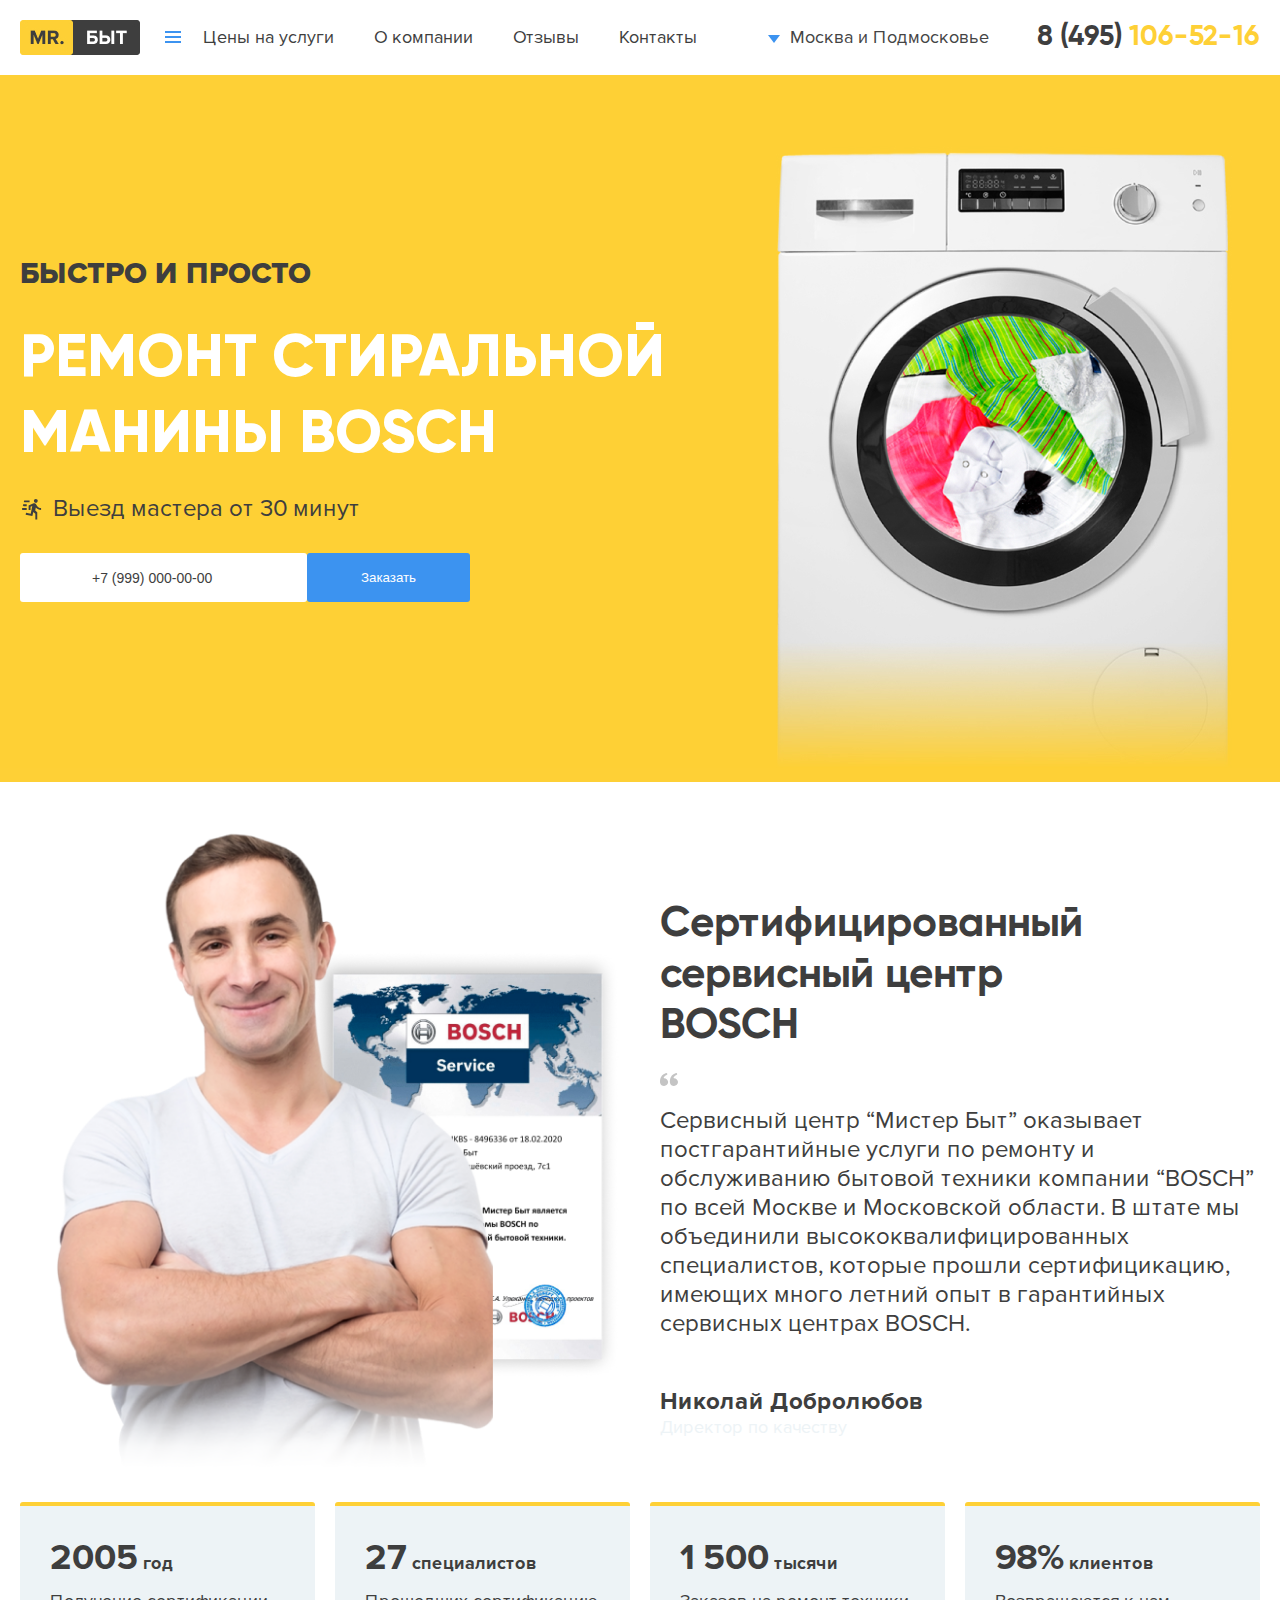
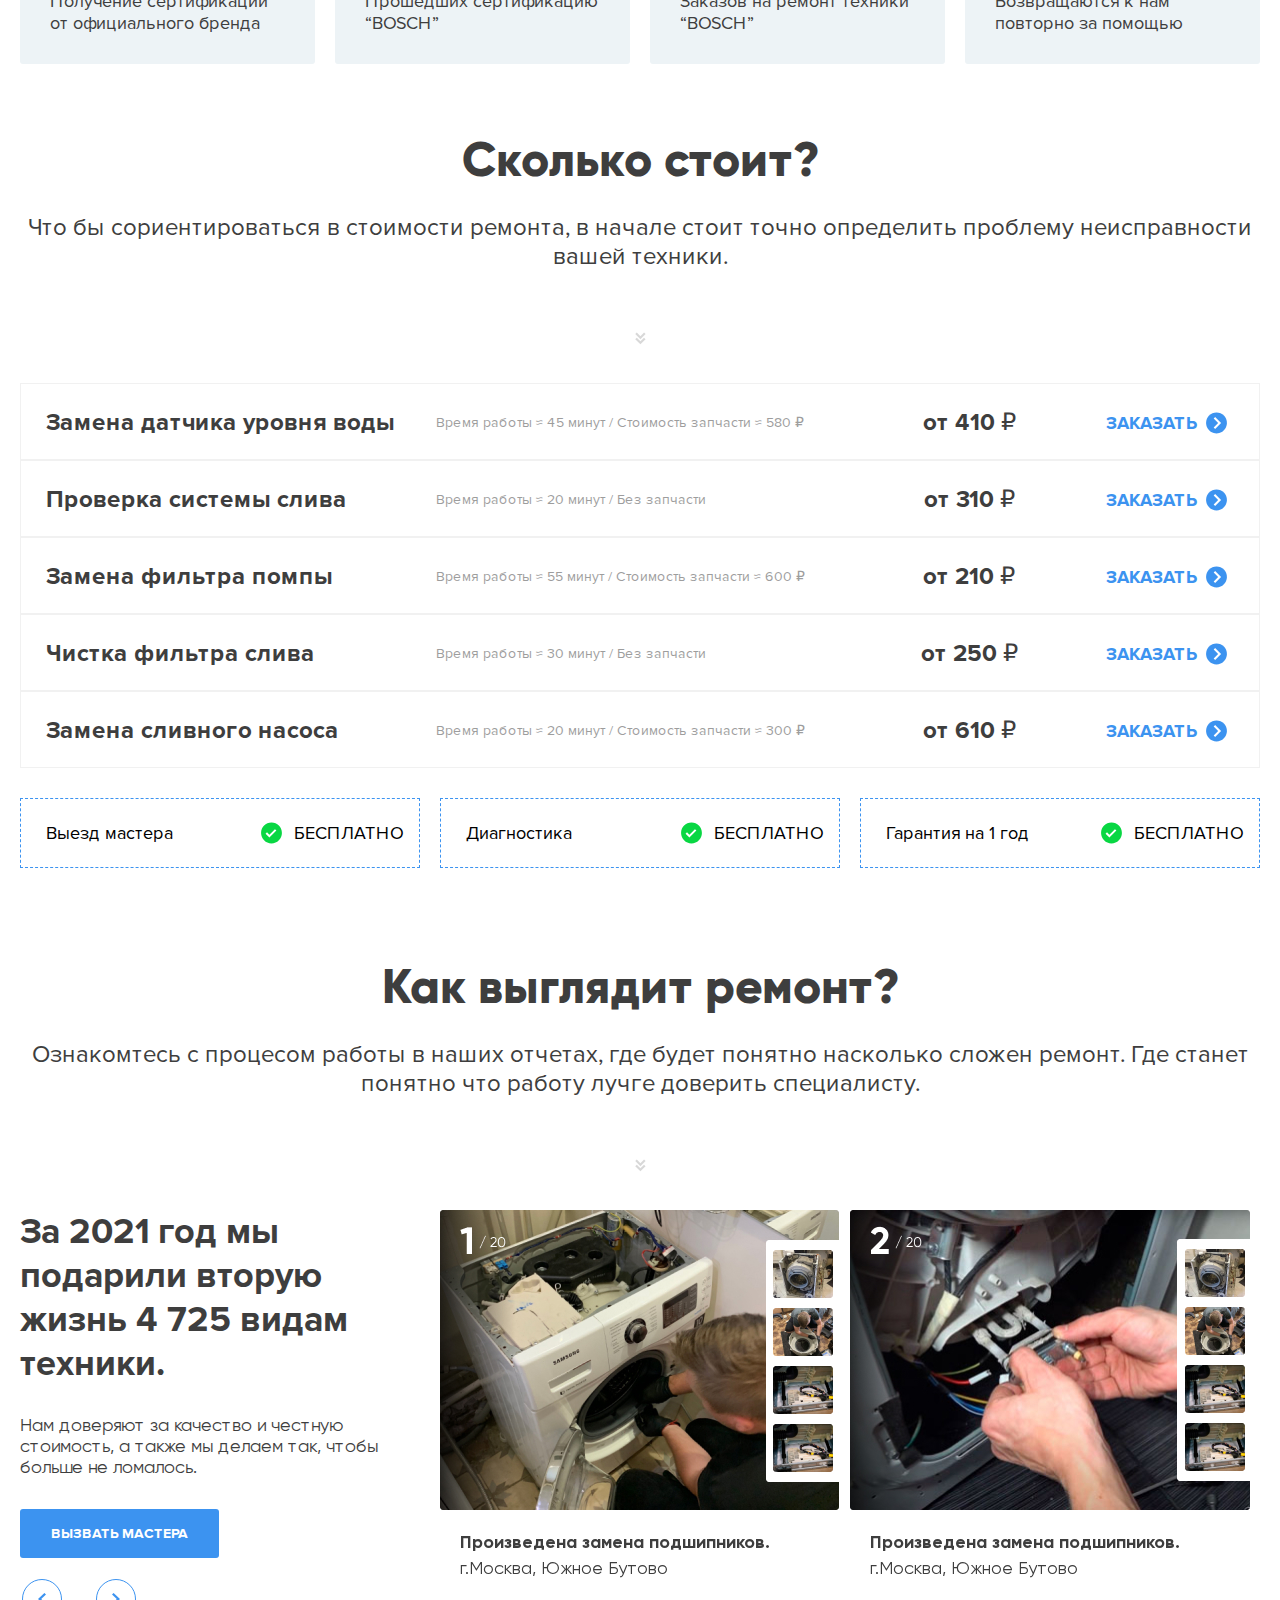
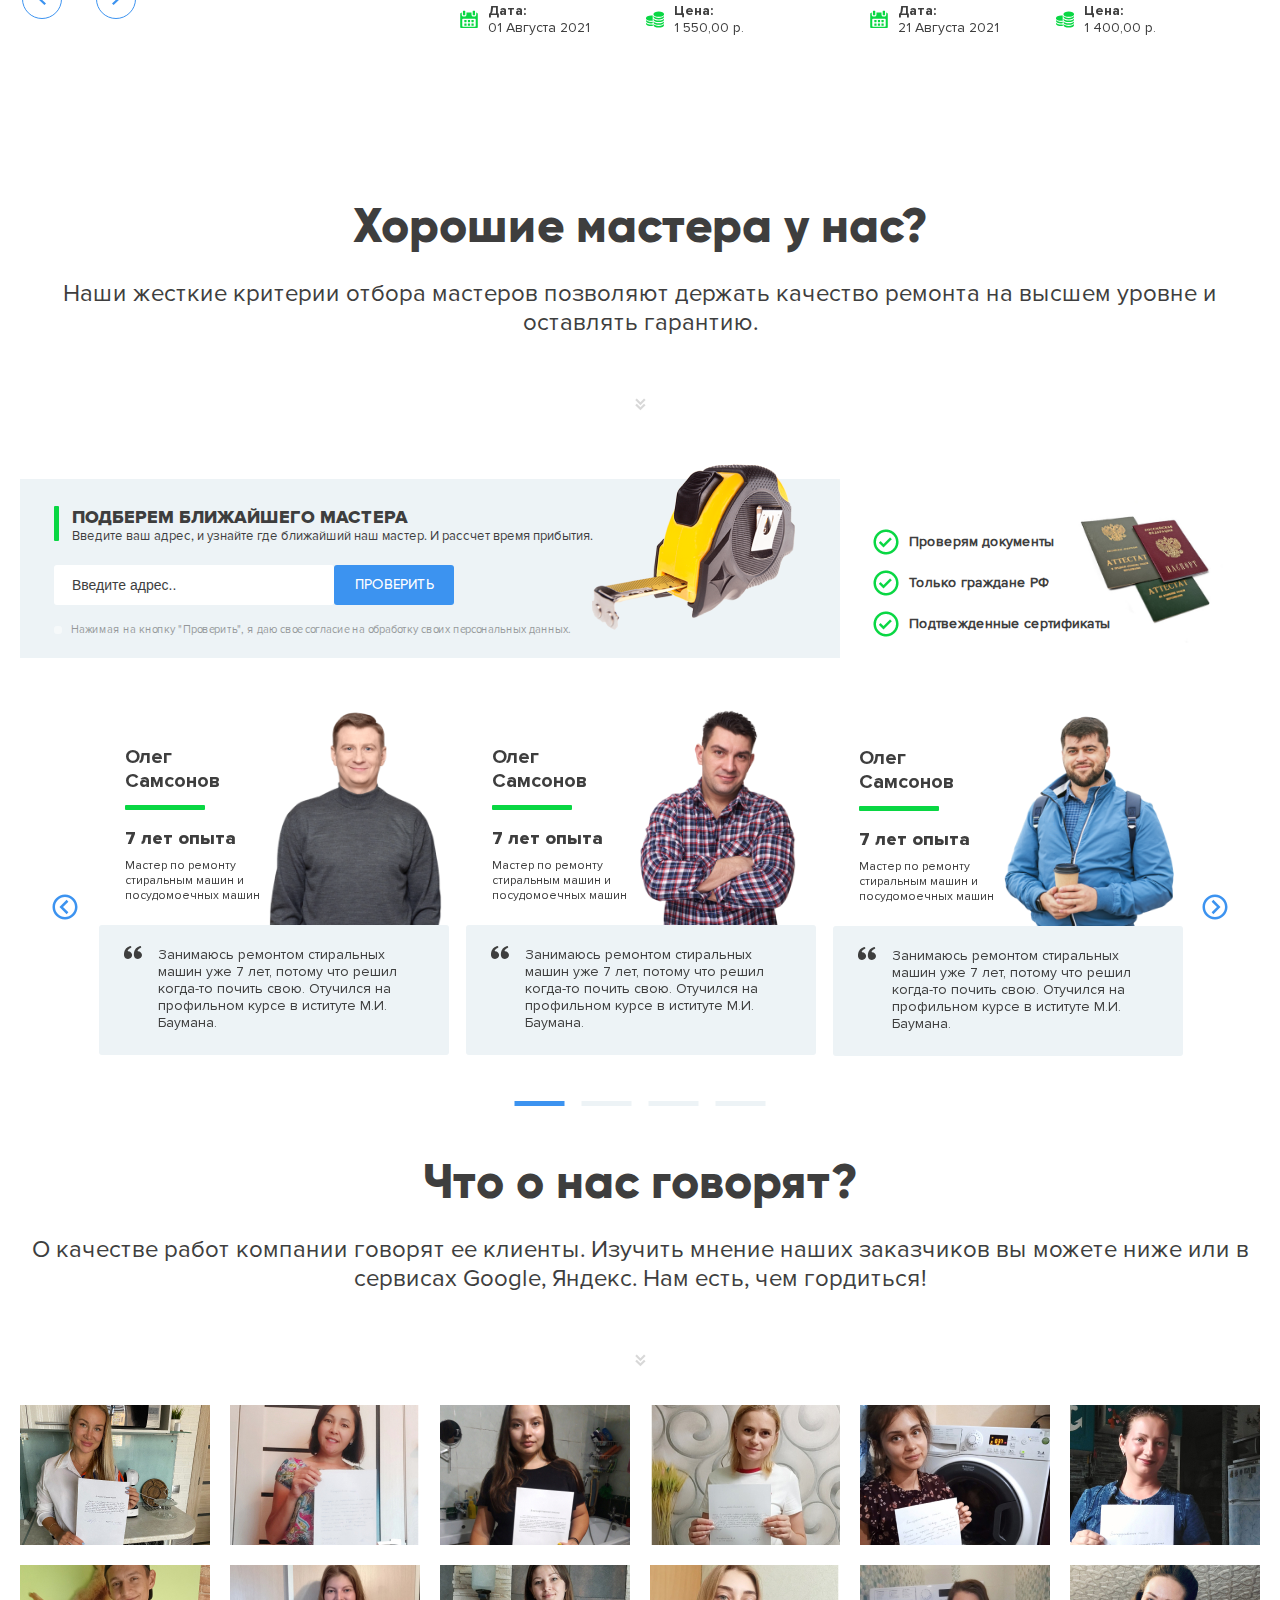
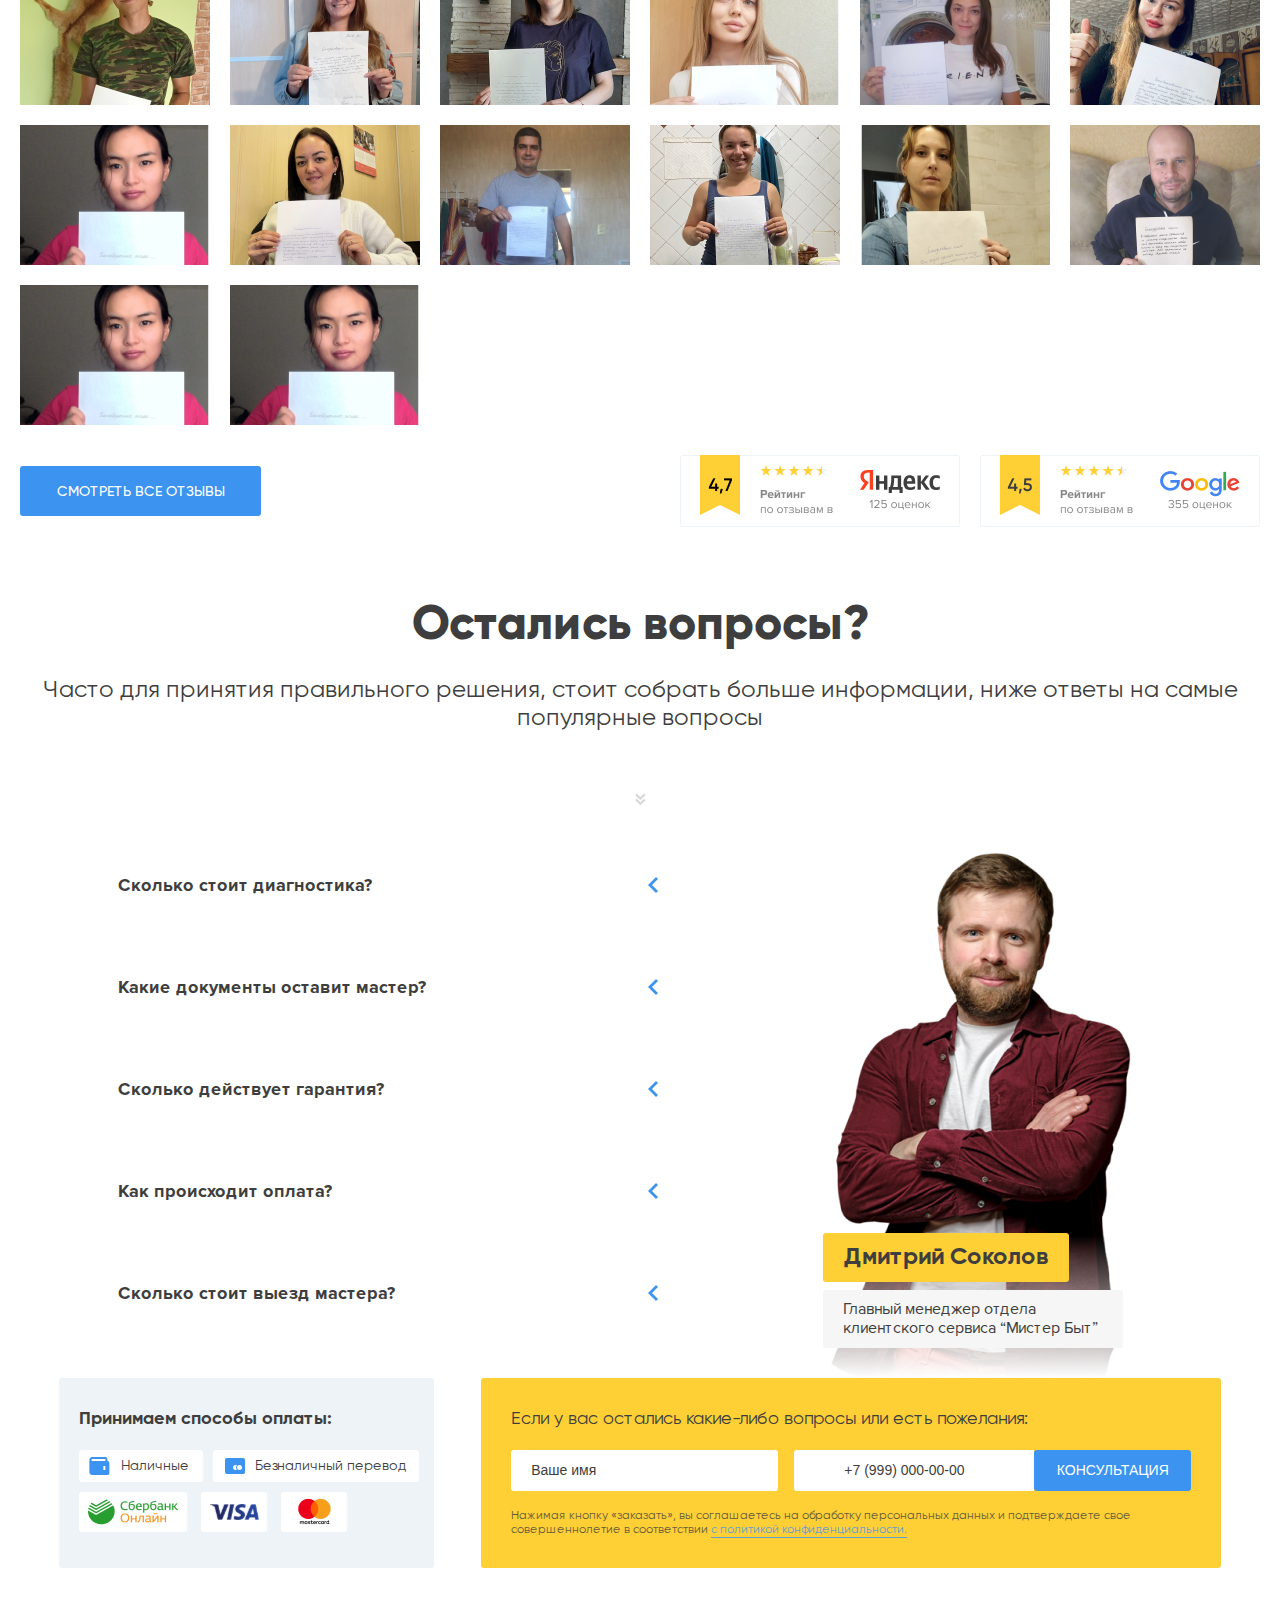
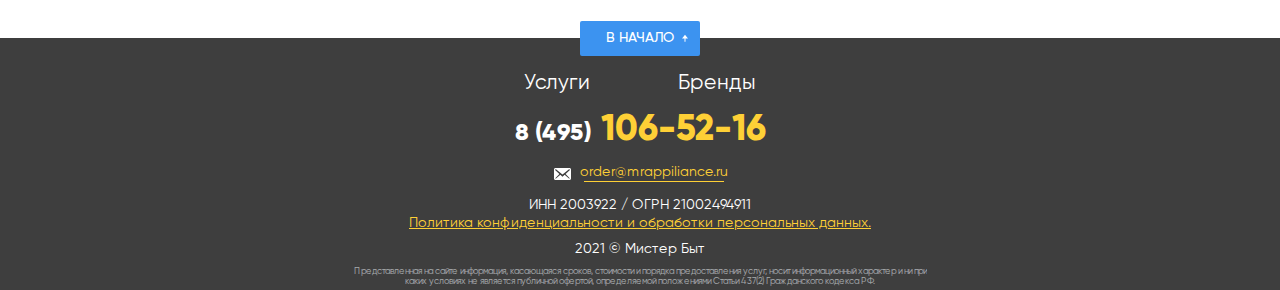
<file: brend.html>
<!DOCTYPE html>
<html lang="en">

<head>
  <meta charset="UTF-8">
  <meta http-equiv="X-UA-Compatible" content="IE=edge">
  <meta name="viewport" content="width=device-width, initial-scale=1.0">
  <title>Cleaning service</title>
  <link rel="stylesheet" href="css/slick.css">
  <link rel="stylesheet" href="css/select2.min.css">
  <link rel="stylesheet" href="css/fonts.css">
  <link rel="stylesheet" href="css/style.css">
  <link rel="stylesheet" href="css/about.css">
  <link rel="stylesheet" href="css/contact.css">
  <link rel="stylesheet" href="css/review.css">
  <link rel="stylesheet" href="css/servise.css">
  <link rel="stylesheet" href="css/brend.css">
  <link rel="stylesheet" href="css/pop-up.css">
  <link rel="stylesheet" href="css/media.css">
</head>

<body>
  <header class="header">
    <header class="header">
      <div class="container">
        <div class="header__wrapper">
          <a href="index.html" class="header__logo">
            <img src="img/logo.jpg" alt="">
          </a>
          <div class="header__block">
            <div class="header__mobile-menu">
              <span class="header__mobile-menu-line"></span>
              <span class="header__mobile-menu-line"></span>
              <span class="header__mobile-menu-line"></span>
              <span class="header__mobile-menu-line"></span>
            </div>
            <nav class="header__nav">
              <ul class="header__nav-menu">
                <li class="header__nav-menu-list">
                  <a href="price.html" class="header__nav-menu-link">Цены на услуги</a>
                </li>
                <li class="header__nav-menu-list">
                  <a href="about.html" class="header__nav-menu-link">О компании</a>
                </li>
                <li class="header__nav-menu-list">
                  <a href="review.html" class="header__nav-menu-link">Отзывы</a>
                </li>
                <li class="header__nav-menu-list">
                  <a href="contact.html" class="header__nav-menu-link">Контакты</a>
                </li>
              </ul>
            </nav>
          <div class="header__list">
            <select name="" class="select-list">
              <option value="">Moсква и Подмосковье</option>
              <option value="">Moсква и Подмосковье</option>
              <option value="">Moсква и Подмосковье</option>
            </select>
          </div>
          <a href="tel:80498881234" class="header__phone-link"> <span>8 (495)</span> 106-52-16</a>
          <!-- ---------------main-menu -->
          <div class="main-menu">
            <ul class="main-menu__items">
              <li class="main-menu__list">
                <a href="#numb-1" class="tab active">Стиральные машины</a>
              </li>
              <li class="main-menu__list">
                <a href="#numb-2" class="tab">Посудомоечные машины</a>
              </li>
              <li class="main-menu__list">
                <a href="#numb-3" class="tab">Холодильники</a>
              </li>
            </ul>
            <ul class="main-menu__drop active" id="numb-1">
              <li class="main-menu__drop-item">Не морозит</li>
              <li class="main-menu__drop-item">Перемораживает</li>
              <li class="main-menu__drop-item">Намерзает лёд</li>
              <li class="main-menu__drop-item">Не включается</li>
              <li class="main-menu__drop-item">Не выключается</li>
              <li class="main-menu__drop-item">Не включается</li>
              <li class="main-menu__drop-item">Сильно шумит</li>
              <li class="main-menu__drop-item">Протекает</li>
              <li class="main-menu__drop-item">Не холодит</li>
              <li class="main-menu__drop-item">Греется</li>
              <li class="main-menu__drop-item-link"><a href="">подробнее</a></li>
            </ul>
            <ul class="main-menu__drop" id="numb-2">
              <li class="main-menu__drop-item">Не включается</li>
              <li class="main-menu__drop-item">Сильно шумит</li>
              <li class="main-menu__drop-item">Не морозит</li>
              <li class="main-menu__drop-item">Перемораживает</li>
              <li class="main-menu__drop-item">Намерзает лёд</li>
              <li class="main-menu__drop-item">Не включается</li>
              <li class="main-menu__drop-item">Не выключается</li>
              <li class="main-menu__drop-item">Протекает</li>
              <li class="main-menu__drop-item">Не холодит</li>
              <li class="main-menu__drop-item">Греется</li>
              <li class="main-menu__drop-item-link"><a href="">подробнее</a></li>
            </ul>
            <ul class="main-menu__drop" id="numb-3">
              <li class="main-menu__drop-item">Не морозит</li>
              <li class="main-menu__drop-item">Перемораживает</li>
              <li class="main-menu__drop-item">Намерзает лёд</li>
              <li class="main-menu__drop-item">Не включается</li>
              <li class="main-menu__drop-item">Сильно шумит</li>
              <li class="main-menu__drop-item">Протекает</li>
              <li class="main-menu__drop-item">Не холодит</li>
              <li class="main-menu__drop-item">Греется</li>
              <li class="main-menu__drop-item">Не выключается</li>
              <li class="main-menu__drop-item">Не включается</li>
              <li class="main-menu__drop-item-link"><a href="">подробнее</a></li>
            </ul>
            <div class="main-menu-img"><img src="img/fridge-menu.png" alt=""></div>
          </div>

        </div>
        <div class="mobile-menu"><span></span><span></span><span></span><span></span></div>
        <nav class="nav-mobile">
          <ul class="nav-mobile-menu">
            <li class=" nav-mobile-item-category"><a href="" class="nav-mobile-link">Стиральные машины</a></li>
            <li class=" nav-mobile-item-category"><a href="" class="nav-mobile-link">Посудомоечные машины</a></li>
            <li class=" nav-mobile-item-category"><a href="" class="nav-mobile-link">Холодильники</a></li>
            <li class="nav-mobile-item"><a href="index.html" class="nav-mobile-link">Главная</a></li>
            <li class="nav-mobile-item"><a href="about.html" class="nav-mobile-link">О компании</a></li>
            <li class="nav-mobile-item"><a href="contact.html" class="nav-mobile-link">Контакты</a></li>
            <li class="nav-mobile-item"><a href="review.html" class="nav-mobile-link">Отзывы</a></li>
            <li class="nav-mobile-item"><a href="price.html" class="nav-mobile-link">Цены на услуги</a></li>
            <li class="nav-mobile-item"><a href="brend.html" class="nav-mobile-link">Бренды</a></li>
            <li class="nav-mobile-item"><a href="servise.html" class="nav-mobile-link">Услуги</a></li>
          </ul>
          <div class="nav-mobile-bottom">
            <p class="nav-mobile-text">Время работы 8:00 - 22:00 (без выходных)</p>
            <a href="tel:80498881234" class="nav-mobile-phone"> <span>8 (495)</span> 106-52-16</a>
            <div class="nav-mobile__footer"><button class="btn nav-mobile-btn">Вызвать мастера</button></div>
          </div>
        </nav>
      </div>
    </div>
  </header>
  <!-- ----------------------------end header -->

  <!-- ------------------------section slider -->
  <section class="slider">
    <div class="slider__block slider__block-servise">
      <div class="container">
        <p class="slider__subtitle">БЫСТРО И ПРОСТО</p>
        <p class="slider__title">Ремонт стиральной манины BOSCH</p>
        <form action="" class="slider__form">
          <label for="" class="slider__label">Выезд мастера от 30 минут</label>
          <div class="slider__form-block">
            <input type="text" placeholder="+7 (999) 000-00-00" class="slider__input">
            <button class="btn slider__btn bg-blue-light">Заказать</button>
          </div>
        </form>
      </div>
    </div>
  </section>
  <!-- ---------------------------section slider end---------------------------->
  <!-- --------------------------certificate------------------------------ -->

  <section class="certificate">
    <div class="container">
      <div class="certificate__wrapper">
        <div class="certificate__block-left">
          <img src="img/certificate-bg.png" alt="">
        </div>
        <div class="certificate__block-right">
          <p class="certificate__block-right-title">Cертифицированный сервисный центр BOSCH</p>
          <img src="img/certificate-Vector.svg" alt="">
          <p class="certificate__block-right-text">Сервисный центр “Мистер Быт” оказывает постгарантийные услуги по
            ремонту и обслуживанию бытовой техники компании “BOSCH” по всей Москве и Московской области. В штате мы
            объединили высококвалифицированных специалистов, которые прошли сертифицикацию, имеющих много летний опыт в
            гарантийных сервисных центрах BOSCH.</p>
          <p class="certificate__block-right-name">Николай Добролюбов</p>
          <p class="certificate__block-right-who">Директор по качеству</p>
        </div>
      </div>
      <div class="certificate__block-bottom">
        <div class="certificate__block-bottom-blocks">
          <p class="certificate__block-bottom-number">2005<span> год</span></p>
          <p class="certificate__block-bottom-text">Получение сертификации от официального бренда</p>
        </div>
        <div class="certificate__block-bottom-blocks">
          <p class="certificate__block-bottom-number">27<span> специалистов</span></p>
          <p class="certificate__block-bottom-text">Прошедших сертификацию “BOSCH”</p>
        </div>
        <div class="certificate__block-bottom-blocks">
          <p class="certificate__block-bottom-number">1 500<span> тысячи</span></p>
          <p class="certificate__block-bottom-text">Заказов на ремонт техники “BOSCH”</p>
        </div>
        <div class="certificate__block-bottom-blocks">
          <p class="certificate__block-bottom-number">98%<span> клиентов</span></p>
          <p class="certificate__block-bottom-text">Возвращаются к нам повторно за помощью</p>
        </div>
      </div>
    </div>
  </section>

  <!-- --------------------------certificate end------------------------------ -->
<!-- --------------------------------- price-------------------------- -->
<section class="price">
  <div class="container">
    <div class="inner-top">
      <p class="inner-title">Сколько стоит?</p>
      <p class="inner-subtitle">Что бы сориентироваться в стоимости ремонта, в начале стоит точно
        определить проблему неисправности вашей техники.</p>
      <a href="" class="inner-link"><img src="img/icon-down-arrow.svg" alt=""></a>

    </div>
    <div class="price__wrapper-top">
      <div class="price__wrapper-top-block">
        <div class="wrapper-top-1">
          <p class="wrapper-top-service">Замена датчика уровня воды</p>
          <p class="wrapper-top-time">Время работы ≈ 45 минут / Стоимость запчасти ≈ 580 ₽</p>
        </div>
        <div class="wrapper-top-2">
          <p class="wrapper-top-price">от 410 ₽</p>
          <button class="button wrapper-top-btn">заказать</button>
        </div>
      </div>
      <div class="price__wrapper-top-block">
        <div class="wrapper-top-1">
          <p class="wrapper-top-service">Проверка системы слива</p>
          <p class="wrapper-top-time">Время работы ≈ 20 минут / Без запчасти</p>
        </div>
        <div class="wrapper-top-2">
          <p class="wrapper-top-price">от 310 ₽</p>
          <button class="button wrapper-top-btn">заказать</button>
        </div>
      </div>
      <div class="price__wrapper-top-block">
        <div class="wrapper-top-1">
          <p class="wrapper-top-service">Замена фильтра помпы</p>
          <p class="wrapper-top-time">Время работы ≈ 55 минут / Стоимость запчасти ≈ 600 ₽</p>
        </div>
        <div class="wrapper-top-2">
          <p class="wrapper-top-price">от 210 ₽</p>
          <button class="button wrapper-top-btn">заказать</button>
        </div>
      </div>
      <div class="price__wrapper-top-block">
        <div class="wrapper-top-1">
          <p class="wrapper-top-service">Чистка фильтра слива</p>
          <p class="wrapper-top-time">Время работы ≈ 30 минут / Без запчасти</p>
        </div>
        <div class="wrapper-top-2">
          <p class="wrapper-top-price">от 250 ₽</p>
          <button class="button wrapper-top-btn">заказать</button>
        </div>
      </div>
      <div class="price__wrapper-top-block">
        <div class="wrapper-top-1">
          <p class="wrapper-top-service">Замена сливного насоса</p>
          <p class="wrapper-top-time">Время работы ≈ 20 минут / Стоимость запчасти ≈ 300 ₽</p>
        </div>
        <div class="wrapper-top-2">
          <p class="wrapper-top-price">от 610 ₽</p>
          <button class="button wrapper-top-btn">заказать</button>
        </div>
      </div>
    </div>
    <div class="price__wrapper-bottom">
      <div class="q1">
        <div class="price__wrapper-bottom-block">
          <p>Выезд мастера</p>
          <p>БЕСПЛАТНО</p>
        </div>
      </div>
      <div class="q2">
        <div class="price__wrapper-bottom-block">
          <p>Диагностика</p>
          <p>БЕСПЛАТНО</p>
        </div>
      </div>
      <div class="q3">
        <div class="price__wrapper-bottom-block">
          <p>Гарантия на 1 год</p>
          <p>БЕСПЛАТНО</p>
        </div>
      </div>
    </div>
  </div>
</section>
<!-- --------------------------------- price end-------------------------- -->

<!-- ------------------------------------repair--------------------------------- -->

<section class="repair">
  <div class="container">
    <div class="inner-top">
      <p class="inner-title">Как выглядит ремонт?</p>
      <p class="inner-subtitle">Ознакомтесь с процесом работы в наших отчетах, где будет понятно насколько сложен
        ремонт.
        Где станет понятно что работу лучге доверить специалисту.</p>
      <a href="" class="inner-link"><img src="img/icon-down-arrow.svg" alt=""></a>
    </div>
    <div class="repair__wrapper">
      <div class="repair__wrapper-left">
        <p class="wrapper-left-title">За 2021 год мы подарили вторую жизнь 4 725 видам техники.</p>
        <p class="wrapper-left-text">Нам доверяют за качество и честную стоимость, а также мы делаем так, чтобы больше
          не ломалось.</p>
        <a href="" class="wrapper-left-link call-to-master">Вызвать мастера</a>
      </div>
      <div class="repair__wrapper-right">
        <div class="repair__wrapper-right-wrapper">
          <div class="repair__wrapper-right-block">
            <img src="img/repair-1.jpg" alt="">
            <ul class="right-block-title">
              <li>
                <span>Произведена замена подшипников.</span>
                <span>г.Москва, Южное Бутово</span>
              </li>
            </ul>
            <ul class="right-block-date">
              <li>
                <span>Дата:</span>
                <span>01 Августа 2021</span>
              </li>
              <li>
                <span>Цена:</span>
                <span>1 550,00 р.</span>
              </li>
            </ul>
          </div>
        </div>
        <div class="repair__wrapper-right-wrapper">
          <div class="repair__wrapper-right-block">
            <img src="img/repair-2.jpg" alt="">
            <ul class="right-block-title">
              <li>
                <span>Произведена замена подшипников.</span>
                <span>г.Москва, Южное Бутово</span>
              </li>
            </ul>
            <ul class="right-block-date">
              <li>
                <span>Дата:</span>
                <span>21 Августа 2021</span>
              </li>
              <li>
                <span>Цена:</span>
                <span>1 400,00 р.</span>
              </li>
            </ul>
          </div>
        </div>
        <div class="repair__wrapper-right-wrapper">
          <div class="repair__wrapper-right-block">
            <img src="img/repair-1.jpg" alt="">
            <ul class="right-block-title">
              <li>
                <span>Произведена замена подшипников.</span>
                <span>г.Москва, Южное Бутово</span>
              </li>
            </ul>
            <ul class="right-block-date">
              <li>
                <span>Дата:</span>
                <span>05 Июля 2021</span>
              </li>
              <li>
                <span>Цена:</span>
                <span>1 250,00 р.</span>
              </li>
            </ul>
          </div>
        </div>
      </div>
    </div>
  </div>
</section>

<!-- ------------------------------------repair end --------------------------------- -->
<!-- ---------------------------------  our-quality ------------------------------------ -->

<!-- <section class="our-quality">
  <div class="container">
    <div class="inner-top">
      <p class="inner-title">Почему выбирают нас?</p>
      <p class="inner-subtitle">Наши премущества, помогают нам удерживать лидирующие позиции на рынке услуг по
        ремонту.</p>
      <a href="" class="inner-link"><img src="img/icon-down-arrow.svg" alt=""></a>
    </div>

  <div class="our-quality__wrapper">
    <div class="our-quality__wrapper-left">
      <a href="#img-1" class="our-quality__block active">
        <ol>
          <li>Большое количество сервисов
            <span>в Москве и области</span>
          </li>
        </ol>
      </a>
      <a href="#img-2" class="our-quality__block">
        <ol start="2">
          <li>Премия “Звезда качества”
            <span>лучшее предприятие страны</span>
          </li>
        </ol>
      </a>
      <a href="#img-3" class="our-quality__block">
        <ol start="3">
          <li>Оригинальные комплектующие
            <span>от официальных поставщиков</span>
          </li>
        </ol>
      </a>
      <a href="#img-4" class="our-quality__block">
        <ol start="4">
          <li>Гарантия и обязательства
            <span>закрепленные договором</span>
          </li>
        </ol>
      </a>
    </div>
    <div class="our-quality__wrapper-right">
      <div id="img-1" class="our-quality__wrapper-right-block active">
        <img src="img/our-quality-1.jpg" alt="">
        
      </div>
      <div id="img-2" class="our-quality__wrapper-right-block">
        <img src="img/our-quality-2.jpg" alt="">
      </div>
      <div id="img-3" class="our-quality__wrapper-right-block">
        <img src="img/our-quality-3.jpg" alt="">
      </div>
      <div id="img-4" class="our-quality__wrapper-right-block">
        <img src="img/our-quality-2.jpg" alt="">
      </div>
    </div>
  </div>
  </div>
</section> -->
<!-- --------------------our-quality end ------------------------ -->
<!-- -----------------master--------- --> 

<section class="master">
  <div class="container">
    <div class="inner-top">
      <p class="inner-title">Хорошие мастера у нас?</p>
      <p class="inner-subtitle master__subtitle">Наши жесткие критерии отбора мастеров позволяют держать качество
        ремонта на высшем уровне и оставлять гарантию.</p>
      <a href="" class="inner-link"><img src="img/icon-down-arrow.svg" alt=""></a>
    </div>
    <div class="master__wrapper">
      <div class="master__block-left">
        <form action="" class="master__form">
          <label for="" class="master__form-title">ПОДБЕРЕМ БЛИЖАЙШЕГО МАСТЕРА
            <span>Введите ваш адрес, и узнайте где ближайший наш мастер. И рассчет время прибытия.</span>
          </label>
          <div class="master__form-block">
            <input type="text" class="input__text" placeholder="Введите адрес..">
            <button class="btn master__btn btn--blue">Проверить
            </button>
          </div>
          <input id="input-check" type="checkbox" class="input__check">
          <label class="master_choose" for="input-check">Нажимая на кнопку "Проверить", я даю свое согласие на
            обработку своих
            персональных данных.

            <span class="check__style"></span>
          </label>
        </form>
        <div class="master__block-left-img">
          <img src="img/image-metr.png" alt="">
        </div>
      </div>
      <div class="master__block-right">
        <ul class="block-right-list">
          <li>Проверям документы</li>
          <li>Только граждане РФ</li>
          <li>Подтвежденные сертификаты</li>
        </ul>
        <div class="block-right-img">
          <img src="img/image-docs.png" alt="">
        </div>
      </div>
    </div>

  </div>
</section>
 <!-- ------------------------- master end----------------------------
------------------------section slider masters----------- -->

<section class="slider-masters">
  <div class="container slider-masters-container">
    <div class="masters">
      <div class="master__block-wrapper">
        <div class="masters__block">
          <div class="masters__block-top">
            <div class="block__top-left">
              <p class="block__top-name">Олег Самсонов</p>
              <p class="block__top-job">7 лет опыта</p>
              <p class="block__top-text">Мастер по ремонту стиральным машин
                и посудомоечных машин</p>
            </div>
            <div class="block_top-right"><img src="img/image-master.png" alt=""></div>
          </div>
          <div class="masters__block-bottom">
            <p class="block-bottom-text">
              Занимаюсь ремонтом стиральных машин уже 7 лет, потому что решил когда-то почить свою. Отучился на
              профильном курсе в иституте М.И. Баумана.
            </p>
          </div>
        </div>
      </div>
      <div class="master__block-wrapper">
        <div class="masters__block">
          <div class="masters__block-top">
            <div class="block__top-left">
              <p class="block__top-name">Олег Самсонов</p>
              <p class="block__top-job">7 лет опыта</p>
              <p class="block__top-text">Мастер по ремонту стиральным машин
                и посудомоечных машин</p>
            </div>
            <div class="block_top-right"><img src="img/image-master-2.png" alt=""></div>
          </div>
          <div class="masters__block-bottom">
            <p class="block-bottom-text">
              Занимаюсь ремонтом стиральных машин уже 7 лет, потому что решил когда-то почить свою. Отучился на
              профильном курсе в иституте М.И. Баумана.
            </p>
          </div>
        </div>
      </div>
      <div class="master__block-wrapper">
        <div class="masters__block">
          <div class="masters__block-top">
            <div class="block__top-left">
              <p class="block__top-name">Олег Самсонов</p>
              <p class="block__top-job">7 лет опыта</p>
              <p class="block__top-text">Мастер по ремонту стиральным машин
                и посудомоечных машин</p>
            </div>
            <div class="block_top-right"><img src="img/image-master-3.png" alt=""></div>
          </div>
          <div class="masters__block-bottom">
            <p class="block-bottom-text">
              Занимаюсь ремонтом стиральных машин уже 7 лет, потому что решил когда-то почить свою. Отучился на
              профильном курсе в иституте М.И. Баумана.
            </p>
          </div>
        </div>
      </div>
      <div class="master__block-wrapper">
        <div class="masters__block">
          <div class="masters__block-top">
            <div class="block__top-left">
              <p class="block__top-name">Олег Самсонов</p>
              <p class="block__top-job">7 лет опыта</p>
              <p class="block__top-text">Мастер по ремонту стиральным машин
                и посудомоечных машин</p>
            </div>
            <div class="block_top-right"><img src="img/image-master-4.png" alt=""></div>
          </div>
          <div class="masters__block-bottom">
            <p class="block-bottom-text">
              Занимаюсь ремонтом стиральных машин уже 7 лет, потому что решил когда-то почить свою. Отучился на
              профильном курсе в иституте М.И. Баумана.
            </p>
          </div>
        </div>
      </div>
    </div>
  </div>
</section>
<!-- --------------------------------------------------masters end-------------------- -->
<!-- --------------------------------------------section testimonials -------------------------- -->
<section class="testimonials">
  <div class="container">
    <div class="inner-top">
      <p class="inner-title">Что о нас говорят?</p>
      <p class="inner-subtitle testimonials__subtitle">О качестве работ компании говорят ее клиенты. Изучить мнение
        наших заказчиков вы можете ниже или в сервисах Google, Яндекс. Нам есть, чем гордиться!</p>
      <a href="" class="inner-link"><img src="img/icon-down-arrow.svg" alt=""></a>
    </div>
    <div class="testimonials__wrapper">
      <div class="testimonials-img"><img src="img/review/review-1.jpg" alt=""></div>
      <div class="testimonials-img"><img src="img/review/review-2.jpg" alt=""></div>
      <div class="testimonials-img"><img src="img/review/review-3.jpg" alt=""></div>
      <div class="testimonials-img"><img src="img/review/review-4.jpg" alt=""></div>
      <div class="testimonials-img"><img src="img/review/review-5.jpg" alt=""></div>
      <div class="testimonials-img"><img src="img/review/review-6.jpg" alt=""></div>
      <div class="testimonials-img"><img src="img/review/review-7.jpg" alt=""></div>
      <div class="testimonials-img"><img src="img/review/review-8.jpg" alt=""></div>
      <div class="testimonials-img"><img src="img/review/review-9.jpg" alt=""></div>
      <div class="testimonials-img"><img src="img/review/review-10.jpg" alt=""></div>
      <div class="testimonials-img"><img src="img/review/review-11.jpg" alt=""></div>
      <div class="testimonials-img"><img src="img/review/review-12.jpg" alt=""></div>
      <div class="testimonials-img"><img src="img/review/review-13.jpg" alt=""></div>
      <div class="testimonials-img"><img src="img/review/review-14.jpg" alt=""></div>
      <div class="testimonials-img"><img src="img/review/review-15.jpg" alt=""></div>
      <div class="testimonials-img"><img src="img/review/review-16.jpg" alt=""></div>
      <div class="testimonials-img"><img src="img/review/review-17.jpg" alt=""></div>
      <div class="testimonials-img"><img src="img/review/review-18.jpg" alt=""></div>
      <div class="testimonials-img"><img src="img/review/review-13.jpg" alt=""></div>
      <div class="testimonials-img"><img src="img/review/review-13.jpg" alt=""></div>
    </div>
    <div class="testimonials__bottom">
      <a href="" class="testimonials-link">Смотреть все отзывы</a>
      <div class="testimonials__bottom-right">
        <div class="testimonials__bottom-img"><img src="img/rating-yandex.png" alt=""></div>
        <div class="testimonials__bottom-img"><img src="img/rating-google.png" alt=""></div>
      </div>
    </div>
  </div>
</section>

<!-- --------------------------------------------section testimonials end-------------------------- -->

<section class="question">
  <div class="container">
    <div class="inner-top">
      <p class="inner-title confidence__title">Остались вопросы?</p>
      <p class="inner-subtitle confidence__subtittle">Часто для принятия правильного решения, стоит собрать больше
        информации, ниже ответы на самые популярные вопросы </p>
      <a href="" class="inner-link"><img src="img/icon-down-arrow.svg" alt=""></a>
    </div>
    <div class="question__wrapper">
      <div class="question__left">
        <div class="question__tab">
          <p class="question__tab-title">Сколько стоит диагностика?</p>
          <p class="question__tab-text">Приоритетным направлением деятельности нашей специализированной компании
            является ремонт бытовой техники на дому.</p>
        </div>
        <div class="question__tab">
          <p class="question__tab-title">Какие документы оставит мастер?</p>
          <p class="question__tab-text">Приоритетным направлением деятельности нашей специализированной компании
            является ремонт бытовой техники на дому.</p>
        </div>
        <div class="question__tab">
          <p class="question__tab-title">Сколько действует гарантия?</p>
          <p class="question__tab-text">Приоритетным направлением деятельности нашей специализированной компании
            является ремонт бытовой техники на дому.</p>
        </div>
        <div class="question__tab">
          <p class="question__tab-title">Как происходит оплата?</p>
          <p class="question__tab-text">Приоритетным направлением деятельности нашей специализированной компании
            является ремонт бытовой техники на дому.</p>
        </div>
        <div class="question__tab">
          <p class="question__tab-title">Сколько стоит выезд мастера?</p>
          <p class="question__tab-text">Приоритетным направлением деятельности нашей специализированной компании
            является ремонт бытовой техники на дому.</p>
        </div>
      </div>
      <div class="question__right">
        <div class="question__img"><img src="img/man.png" alt=""></div>
        <div class="question__right-bottom">
          <div class="question__right-bottom-title">
            <p>Дмитрий Соколов</p>
          </div>
          <div class="question__right-bootom-text">
            <p>Главный менеджер отдела клиентского сервиса “Мистер Быт”</p>
          </div>
        </div>
      </div>
    </div>
    <div class="payment">
      <div class="payment__left">
        <p class="payment__left-title">Принимаем способы оплаты:</p>
        <div class="payment__left-block">
          <span class="pay cash">Наличные</span>
          <span class="pay bank">Безналичный перевод</span>
          <span class="pay sberbank"></span>
          <span class="pay visa"></span>
          <span class="pay mastercard"></span>
        </div>
      </div>
      <div class="payment__right">
        <p class="payment__right-title">Если у вас остались какие-либо вопросы или есть пожелания:</p>
        <form action="" class="payment__form">
          <input class="input-text" type="text" placeholder="Ваше имя">
          <input class="input-phone" type="phone" placeholder="+7 (999) 000-00-00">
          <button class="btn payment__right-btn">консультация</button>
        </form>
        <p class="payment__right-text">Нажимая кнопку «заказать», вы соглашаетесь на обработку персональных данных и
          подтверждаете свое совершеннолетие в соответствии <a href="">с политикой конфиденциальности.</a></p>
      </div>
    </div>
  </div>
</section>

<footer class="footer">
  <div class="container">
    <div class="footer__menu">
      <ul>
        <li><a href="servise.html">Услуги</a></li>
        <li><a href="brend.html">Бренды</a></li>
      </ul>
    </div>
  </div>
  <button class="btn btn-up">В начало</button>
  <a href="tel:84951065216" class="footer__phone-link">8 (495)<span> 106-52-16</span></a>
  <a href="mailto:order@mrappiliance.ru" class="footer__email-link">order@mrappiliance.ru</a>
  <p class="footer__info">ИНН 2003922 / ОГРН 21002494911</p>
  <a href="" class="footer__link">Политика конфиденциальности и обработки персональных данных.</a>
  <p class="footer__copyright">2021 © Мистер Быт</p>
  <p class="footer-text">Представленная на сайте информация, касающаяся сроков, стоимости и порядка предоставления
    услуг, носит информационный характер и ни при каких условиях не является публичной офертой, определяемой
    положениями Статьи 437(2) Гражданского кодекса РФ.</p>
</footer>

<!-- ----------------------------------pop -up-master------------------------- -->
<div class="pop-up-master">
  <div class="model-table">
    <div class="model-table-cell">
      <div class="pop-up-master-block">
        <div class="pop-up-master-img">
          <img src="img/pop-up-master.png" alt="">
          <button class="btn-close"></button>
        </div>
        <form action="" class="pop-up-master-form">
          <span>Сейчас на связи</span>
          <div class="pop-up-master-form-wrapper">
            <p class="pop-up-master-form-title">Вызвать мастера</p>
            <input type="text" class="input-name" placeholder="Ваше имя">
            <input type="number" class="input-phone" placeholder="+7 (999) 000-00-00">
            <p class="pop-up-master-agree">Нажимая кнопку «Отправить», вы соглашаетесь на обработку персональных
              данных
              и
              подтверждаете свое совершеннолетие в соответствии <a href="">с политикой конфиденциальности.</a></p>
          </div>
          <div class="pop-up-master-footer">
            <button class="pop-up-master-btn">Отправить</button>
          </div>
        </form>
      </div>
    </div>
  </div>
</div>

  <script src="js/jquery-3.6.0.min.js"></script>
  <script src="js/select2.min.js"></script>
  <script src="js/slick.min.js"></script>
  <script src="js/main.js"></script>
</body>

</html>
</file>
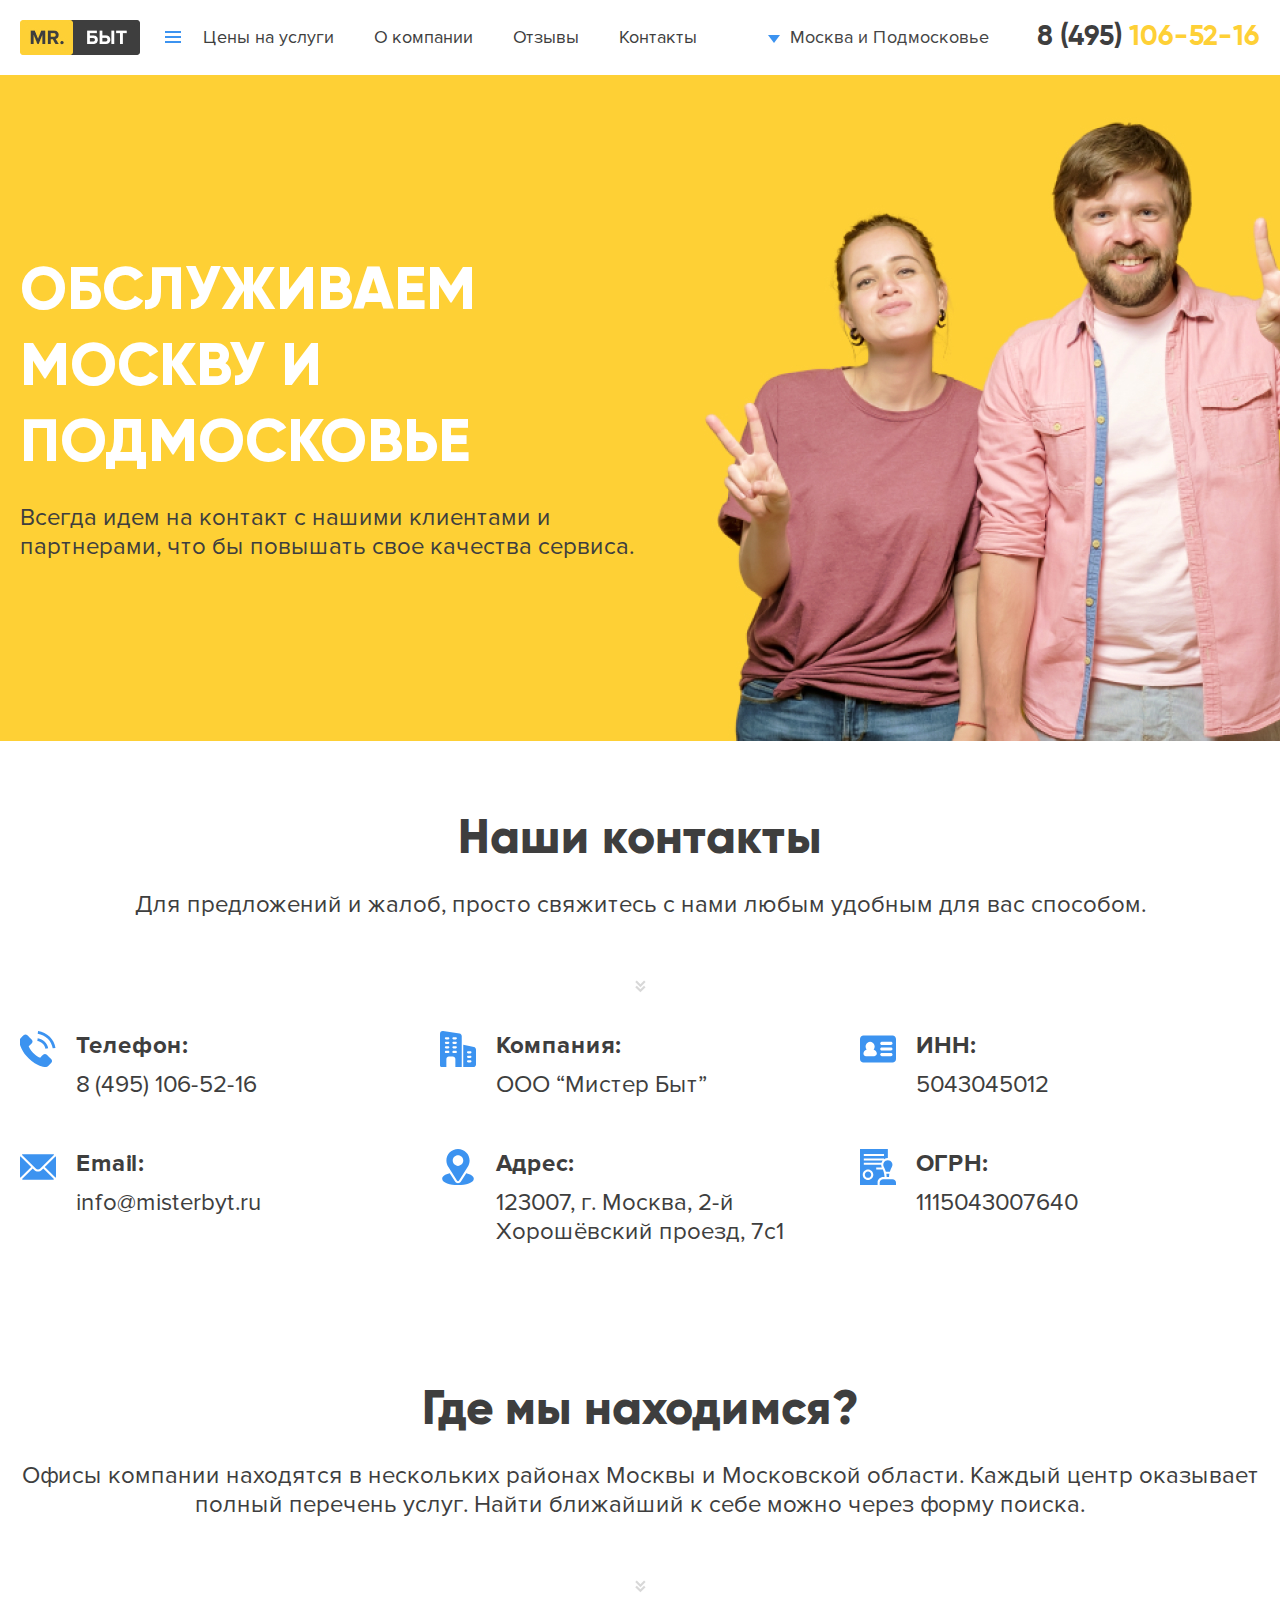
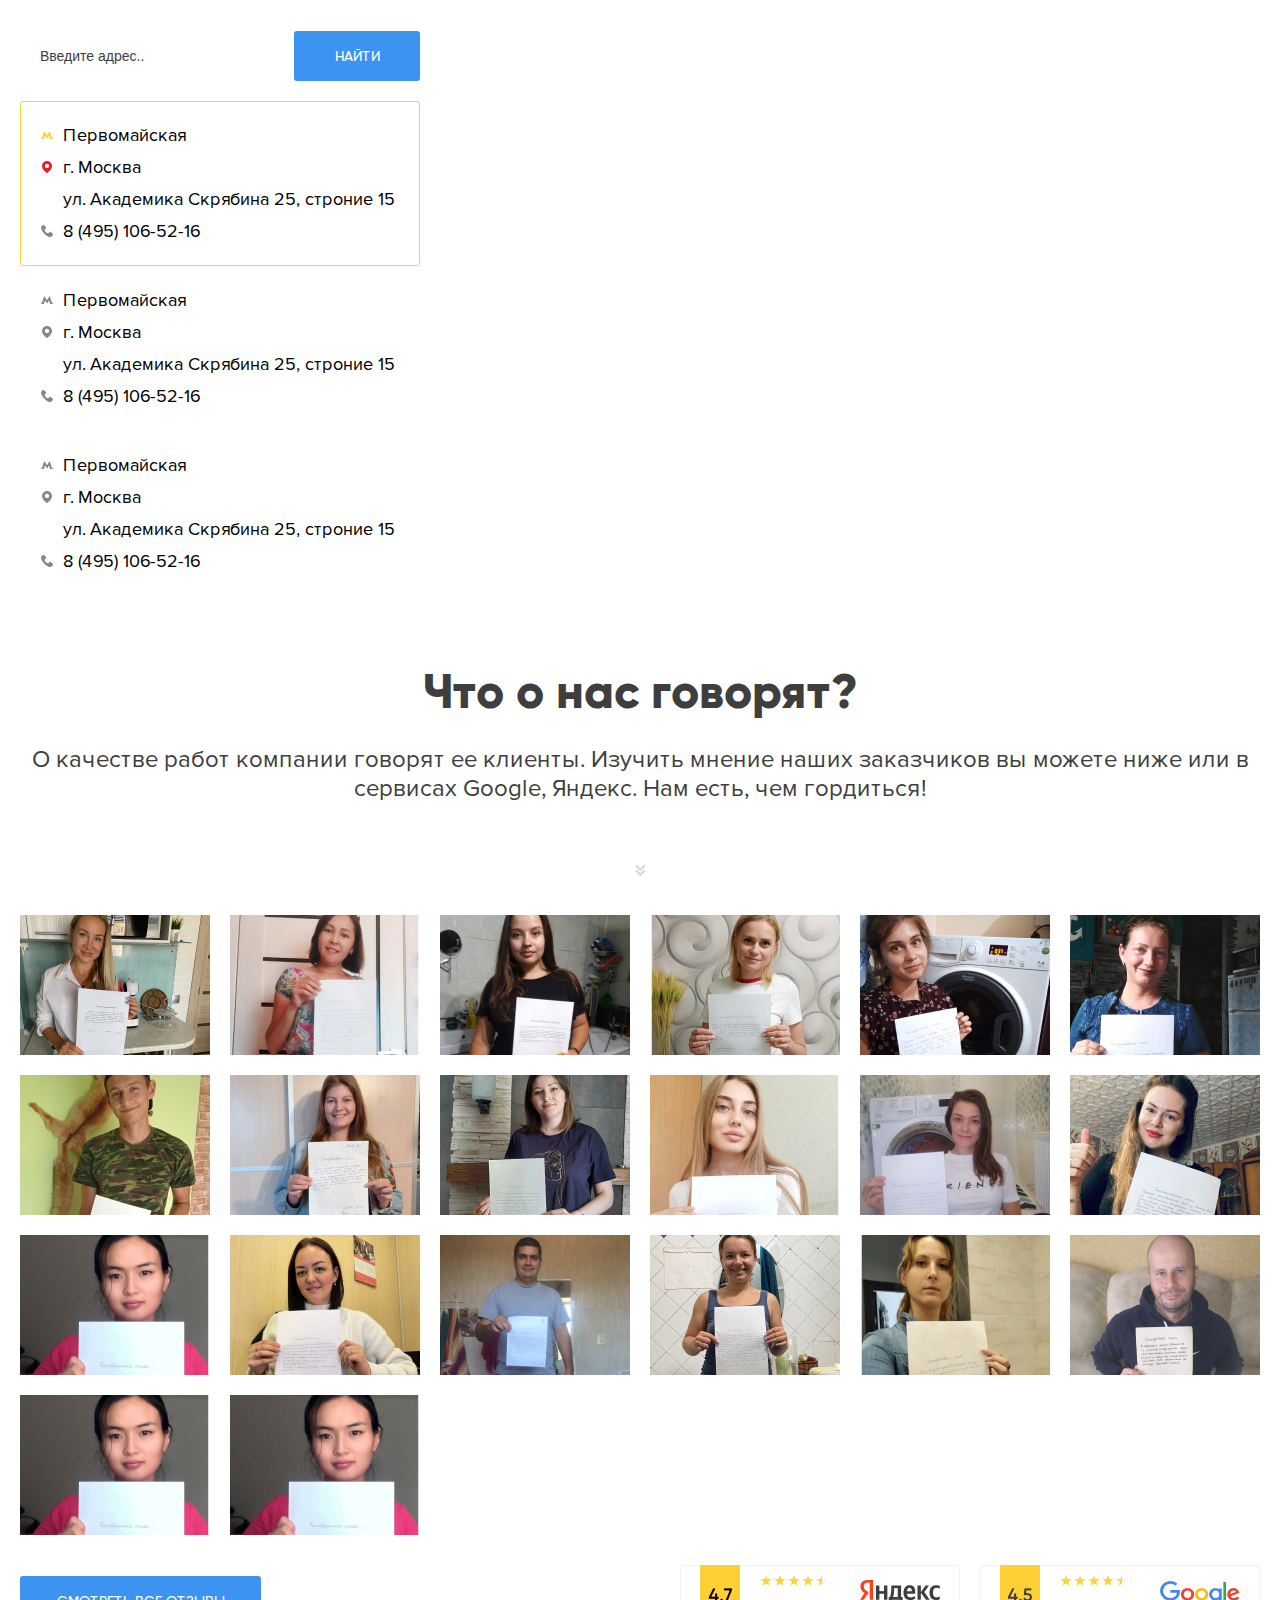
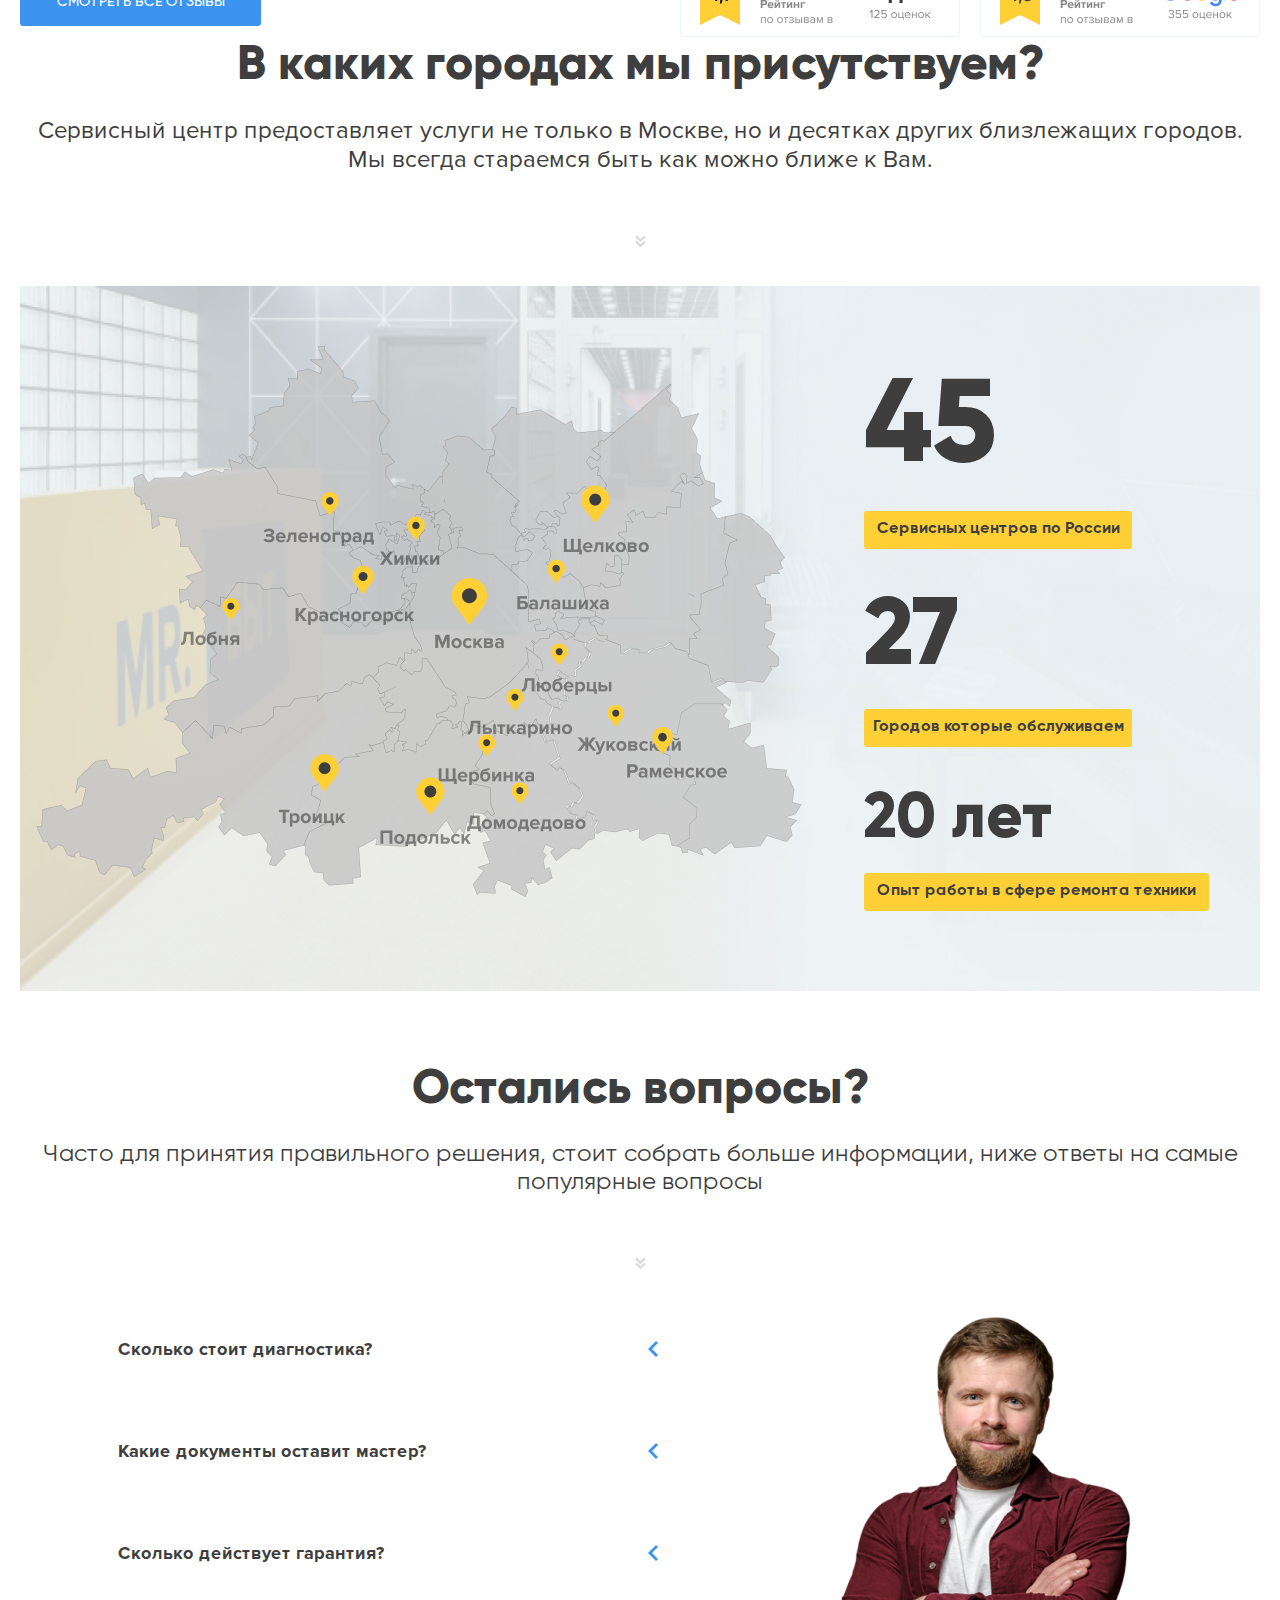
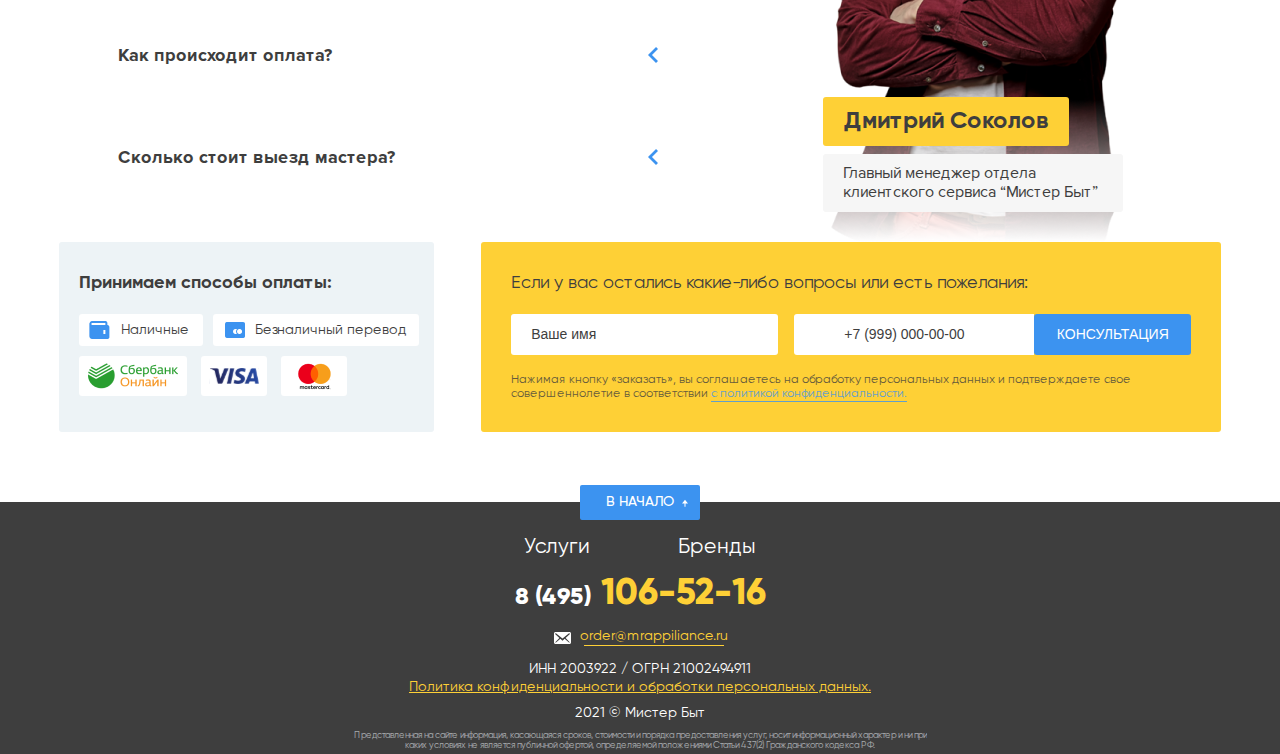
<file: contact.html>
<!DOCTYPE html>
<html lang="en">

<head>
  <meta charset="UTF-8">
  <meta http-equiv="X-UA-Compatible" content="IE=edge">
  <meta name="viewport" content="width=device-width, initial-scale=1.0">
  <title>Cleaning service</title>
  <link rel="stylesheet" href="css/slick.css">
  <link rel="stylesheet" href="css/select2.min.css">
  <link rel="stylesheet" href="css/fonts.css">
  <link rel="stylesheet" href="css/style.css">
  <link rel="stylesheet" href="css/about.css">
  <link rel="stylesheet" href="css/contact.css">
  <link rel="stylesheet" href="css/media.css">
</head>

<body>
  <header class="header">
    <header class="header">
      <div class="container">
        <div class="header__wrapper">
          <a href="index.html" class="header__logo">
            <img src="img/logo.jpg" alt="">
          </a>
          <div class="header__block">
            <div class="header__mobile-menu">
              <span class="header__mobile-menu-line"></span>
              <span class="header__mobile-menu-line"></span>
              <span class="header__mobile-menu-line"></span>
              <span class="header__mobile-menu-line"></span>
            </div>
            <nav class="header__nav">
              <ul class="header__nav-menu">
                <li class="header__nav-menu-list">
                  <a href="price.html" class="header__nav-menu-link">Цены на услуги</a>
                </li>
                <li class="header__nav-menu-list">
                  <a href="about.html" class="header__nav-menu-link">О компании</a>
                </li>
                <li class="header__nav-menu-list">
                  <a href="review.html" class="header__nav-menu-link">Отзывы</a>
                </li>
                <li class="header__nav-menu-list">
                  <a href="contact.html" class="header__nav-menu-link">Контакты</a>
                </li>
              </ul>
            </nav>
          <div class="header__list">
            <select name="" class="select-list">
              <option value="">Moсква и Подмосковье</option>
              <option value="">Moсква и Подмосковье</option>
              <option value="">Moсква и Подмосковье</option>
            </select>
          </div>
          <a href="tel:80498881234" class="header__phone-link"> <span>8 (495)</span> 106-52-16</a>
          <!-- ---------------main-menu -->
          <div class="main-menu">
            <ul class="main-menu__items">
              <li class="main-menu__list">
                <a href="#numb-1" class="tab active">Стиральные машины</a>
              </li>
              <li class="main-menu__list">
                <a href="#numb-2" class="tab">Посудомоечные машины</a>
              </li>
              <li class="main-menu__list">
                <a href="#numb-3" class="tab">Холодильники</a>
              </li>
            </ul>
            <ul class="main-menu__drop active" id="numb-1">
              <li class="main-menu__drop-item">Не морозит</li>
              <li class="main-menu__drop-item">Перемораживает</li>
              <li class="main-menu__drop-item">Намерзает лёд</li>
              <li class="main-menu__drop-item">Не включается</li>
              <li class="main-menu__drop-item">Не выключается</li>
              <li class="main-menu__drop-item">Не включается</li>
              <li class="main-menu__drop-item">Сильно шумит</li>
              <li class="main-menu__drop-item">Протекает</li>
              <li class="main-menu__drop-item">Не холодит</li>
              <li class="main-menu__drop-item">Греется</li>
              <li class="main-menu__drop-item-link"><a href="">подробнее</a></li>
            </ul>
            <ul class="main-menu__drop" id="numb-2">
              <li class="main-menu__drop-item">Не включается</li>
              <li class="main-menu__drop-item">Сильно шумит</li>
              <li class="main-menu__drop-item">Не морозит</li>
              <li class="main-menu__drop-item">Перемораживает</li>
              <li class="main-menu__drop-item">Намерзает лёд</li>
              <li class="main-menu__drop-item">Не включается</li>
              <li class="main-menu__drop-item">Не выключается</li>
              <li class="main-menu__drop-item">Протекает</li>
              <li class="main-menu__drop-item">Не холодит</li>
              <li class="main-menu__drop-item">Греется</li>
              <li class="main-menu__drop-item-link"><a href="">подробнее</a></li>
            </ul>
            <ul class="main-menu__drop" id="numb-3">
              <li class="main-menu__drop-item">Не морозит</li>
              <li class="main-menu__drop-item">Перемораживает</li>
              <li class="main-menu__drop-item">Намерзает лёд</li>
              <li class="main-menu__drop-item">Не включается</li>
              <li class="main-menu__drop-item">Сильно шумит</li>
              <li class="main-menu__drop-item">Протекает</li>
              <li class="main-menu__drop-item">Не холодит</li>
              <li class="main-menu__drop-item">Греется</li>
              <li class="main-menu__drop-item">Не выключается</li>
              <li class="main-menu__drop-item">Не включается</li>
              <li class="main-menu__drop-item-link"><a href="">подробнее</a></li>
            </ul>
            <div class="main-menu-img"><img src="img/fridge-menu.png" alt=""></div>
          </div>

        </div>
        <div class="mobile-menu"><span></span><span></span><span></span><span></span></div>
        <nav class="nav-mobile">
          <ul class="nav-mobile-menu">
            <li class=" nav-mobile-item-category"><a href="" class="nav-mobile-link">Стиральные машины</a></li>
            <li class=" nav-mobile-item-category"><a href="" class="nav-mobile-link">Посудомоечные машины</a></li>
            <li class=" nav-mobile-item-category"><a href="" class="nav-mobile-link">Холодильники</a></li>
            <li class="nav-mobile-item"><a href="index.html" class="nav-mobile-link">Главная</a></li>
            <li class="nav-mobile-item"><a href="about.html" class="nav-mobile-link">О компании</a></li>
            <li class="nav-mobile-item"><a href="contact.html" class="nav-mobile-link">Контакты</a></li>
            <li class="nav-mobile-item"><a href="review.html" class="nav-mobile-link">Отзывы</a></li>
            <li class="nav-mobile-item"><a href="price.html" class="nav-mobile-link">Цены на услуги</a></li>
            <li class="nav-mobile-item"><a href="brend.html" class="nav-mobile-link">Бренды</a></li>
            <li class="nav-mobile-item"><a href="servise.html" class="nav-mobile-link">Услуги</a></li>
          </ul>
          <div class="nav-mobile-bottom">
            <p class="nav-mobile-text">Время работы 8:00 - 22:00 (без выходных)</p>
            <a href="tel:80498881234" class="nav-mobile-phone"> <span>8 (495)</span> 106-52-16</a>
            <div class="nav-mobile__footer"><button class="btn nav-mobile-btn">Вызвать мастера</button></div>
          </div>
        </nav>
      </div>
    </div>
  </header>
  <!-- ----------------------------end header -->

  <!-- ------------------------section slider -->
  <section class="slider">
    <div class="slider__block slider__block-contact">
      <div class="container">
        <p class="slider__title slider__title-contact">Обслуживаем Москву и Подмосковье</p>
        <p class="slider__text slider__text-contact">Всегда идем на контакт с нашими клиентами и партнерами, что бы
          повышать свое качества сервиса.</p>
      </div>
    </div>
  </section>
  <!--  ---------------------------section slider end---------------------------- -->

  <section class="our-contact">
    <div class="container">
      <div class="inner-top">
        <p class="inner-title servise__title">Наши контакты </p>
        <p class="inner-subtitle servise__subtittle">Для предложений и жалоб, просто свяжитесь с нами любым удобным для
          вас способом. </p>
        <a href="" class="inner-link"><img src="img/icon-down-arrow.svg" alt=""></a>
      </div>
      <div class="our-contact__wrapper">
        <div class="our-contact-block">
          <p class="our-contact-title">Телефон:</p>
          <p class="our-contact-text">8 (495) 106-52-16</p>
        </div>
        <div class="our-contact-block">
          <p class="our-contact-title">Компания:</p>
          <p class="our-contact-text">ООО “Мистер Быт”</p>
        </div>
        <div class="our-contact-block">
          <p class="our-contact-title">ИНН:</p>
          <p class="our-contact-text">5043045012 </p>
        </div>
        <div class="our-contact-block">
          <p class="our-contact-title">Email:</p>
          <p class="our-contact-text">info@misterbyt.ru</p>
        </div>
        <div class="our-contact-block">
          <p class="our-contact-title">Адрес:</p>
          <p class="our-contact-text">123007, г. Москва, 2-й Хорошёвский проезд, 7с1</p>
        </div>
        <div class="our-contact-block">
          <p class="our-contact-title">ОГРН:</p>
          <p class="our-contact-text">1115043007640</p>
        </div>
      </div>
    </div>
  </section>

  <section class="map">
    <div class="container">
      <div class="inner-top">
        <p class="inner-title servise__title">Где мы находимся? </p>
        <p class="inner-subtitle servise__subtittle">Офисы компании находятся в нескольких районах Москвы и Московской
          области. Каждый центр оказывает полный перечень услуг. Найти ближайший к себе можно через форму поиска.</p>
        <a href="" class="inner-link"><img src="img/icon-down-arrow.svg" alt=""></a>
      </div>
      <div class="map-wrapper">
        <div class="map__left">
          <form action="" class="map-form">
            <input type="text" class="input-search" placeholder="Введите адрес..">
            <button class="btn map-btn">Найти</button>
          </form>
          <a href='#map1' class="map__block-contact active">
            <p class="map__block-metro">Первомайская</p>
            <p class="map__block-city">г. Москва</p>
            <p class="map__block-adress">ул. Академика Скрябина 25, строние 15</p>
            <p class="map__block-phone">8 (495) 106-52-16</p>
          </a>
          <a href='#map2' class="map__block-contact">
            <p class="map__block-metro">Первомайская</p>
            <p class="map__block-city">г. Москва</p>
            <p class="map__block-adress">ул. Академика Скрябина 25, строние 15</p>
            <p class="map__block-phone">8 (495) 106-52-16</p>
          </a>
          <a href='#map3' class="map__block-contact">
            <p class="map__block-metro">Первомайская</p>
            <p class="map__block-city">г. Москва</p>
            <p class="map__block-adress">ул. Академика Скрябина 25, строние 15</p>
            <p class="map__block-phone">8 (495) 106-52-16</p>
          </a>
        </div>
        <div class="map__right-block">
          <div id="map1" class="map__right active"><iframe
              src="https://www.google.com/maps/embed?pb=!1m18!1m12!1m3!1d2243.006612630821!2d37.79647141568001!3d55.793123080564136!2m3!1f0!2f0!3f0!3m2!1i1024!2i768!4f13.1!3m3!1m2!1s0x46b534d290d8f4b5%3A0x18414678fd2725c!2z0JzQtdGC0YDQviDCq9Cf0LXRgNCy0L7QvNCw0LnRgdC60LDRj8K7!5e0!3m2!1sru!2sua!4v1643796686954!5m2!1sru!2sua"
              width="100%" height="100%" style="border:0;" allowfullscreen="" loading="lazy"></iframe>
          </div>
          <div id="map2" class="map__right"><iframe
              src="https://www.google.com/maps/embed?pb=!1m18!1m12!1m3!1d2245.252875487303!2d37.63255991567836!3d55.75410928055372!2m3!1f0!2f0!3f0!3m2!1i1024!2i768!4f13.1!3m3!1m2!1s0x46b54af61eb6d1fb%3A0x44996616e00d1e1f!2z0JzQtdGC0YDQviDCq9Ca0LjRgtCw0Lkt0LPQvtGA0L7QtMK7!5e0!3m2!1sru!2sua!4v1643796763290!5m2!1sru!2sua"
              width="100%" height="100%" style="border:0;" allowfullscreen="" loading="lazy"></iframe></div>
          <div id="map3" class="map__right"><iframe
              src="https://www.google.com/maps/embed?pb=!1m18!1m12!1m3!1d2245.3498274961526!2d37.60641631567825!3d55.75242498055323!2m3!1f0!2f0!3f0!3m2!1i1024!2i768!4f13.1!3m3!1m2!1s0x46b54a518ce77373%3A0xa316e86edf59cb48!2z0JDQu9C10LrRgdCw0L3QtNGA0L7QstGB0LrQuNC5INGB0LDQtA!5e0!3m2!1sru!2sua!4v1643796800754!5m2!1sru!2sua"
              width="100%" height="100%" style="border:0;" allowfullscreen="" loading="lazy"></iframe></div>
        </div>
      </div>
    </div>
  </section>

  <!-- -----------------------------section map end --------------------------------------------------
  -------------------------- testimonials------------------------------------- -->

  <section class="testimonials">
    <div class="container">
      <div class="inner-top">
        <p class="inner-title">Что о нас говорят?</p>
        <p class="inner-subtitle testimonials__subtitle">О качестве работ компании говорят ее клиенты. Изучить мнение
          наших заказчиков вы можете ниже или в сервисах Google, Яндекс. Нам есть, чем гордиться!</p>
        <a href="" class="inner-link"><img src="img/icon-down-arrow.svg" alt=""></a>
      </div>
      <div class="testimonials__wrapper">
        <div class="testimonials-img"><img src="img/review/review-1.jpg" alt=""></div>
        <div class="testimonials-img"><img src="img/review/review-2.jpg" alt=""></div>
        <div class="testimonials-img"><img src="img/review/review-3.jpg" alt=""></div>
        <div class="testimonials-img"><img src="img/review/review-4.jpg" alt=""></div>
        <div class="testimonials-img"><img src="img/review/review-5.jpg" alt=""></div>
        <div class="testimonials-img"><img src="img/review/review-6.jpg" alt=""></div>
        <div class="testimonials-img"><img src="img/review/review-7.jpg" alt=""></div>
        <div class="testimonials-img"><img src="img/review/review-8.jpg" alt=""></div>
        <div class="testimonials-img"><img src="img/review/review-9.jpg" alt=""></div>
        <div class="testimonials-img"><img src="img/review/review-10.jpg" alt=""></div>
        <div class="testimonials-img"><img src="img/review/review-11.jpg" alt=""></div>
        <div class="testimonials-img"><img src="img/review/review-12.jpg" alt=""></div>
        <div class="testimonials-img"><img src="img/review/review-13.jpg" alt=""></div>
        <div class="testimonials-img"><img src="img/review/review-14.jpg" alt=""></div>
        <div class="testimonials-img"><img src="img/review/review-15.jpg" alt=""></div>
        <div class="testimonials-img"><img src="img/review/review-16.jpg" alt=""></div>
        <div class="testimonials-img"><img src="img/review/review-17.jpg" alt=""></div>
        <div class="testimonials-img"><img src="img/review/review-18.jpg" alt=""></div>
        <div class="testimonials-img"><img src="img/review/review-13.jpg" alt=""></div>
        <div class="testimonials-img"><img src="img/review/review-13.jpg" alt=""></div>
      </div>
      <div class="testimonials__bottom">
        <a href="" class="testimonials-link">Смотреть все отзывы</a>
        <div class="testimonials__bottom-right">
          <div class="testimonials__bottom-img"><img src="img/rating-yandex.png" alt=""></div>
          <div class="testimonials__bottom-img"><img src="img/rating-google.png" alt=""></div>
        </div>
      </div>
    </div>
  </section>

  <!-- ------------------------testimonials end----------------------------
  --------------------------map-contact------------------------------- -->
<section class="map-contact">
  <div class="container">
    <div class="inner-top">
      <p class="inner-title">В каких городах мы присутствуем?</p>
      <p class="inner-subtitle testimonials__subtitle">Сервисный центр предоставляет услуги не только в Москве, но и
        десятках других близлежащих городов. Мы всегда стараемся быть как можно ближе к Вам. </p>
      <a href="" class="inner-link"><img src="img/icon-down-arrow.svg" alt=""></a>
    </div>
    <div class="map-contanct__wrapper">
      <div class="map-contanct__left"><img src="img/moscow-map.png" alt=""></div>
      <div class="map-contanct__right">
        <p class="map-contanct__title figure-1">45</p>
        <p class="map-contanct__text">Сервисных центров по России</p>
        <p class="map-contanct__title figure-2">27</p>
        <p class="map-contanct__text">Городов которые обслуживаем</p>
        <p class="map-contanct__title figure-3">20 лет</p>
        <p class="map-contanct__text">Опыт работы в сфере ремонта техники</p>
      </div>
    </div>
  </div>
</section>
<section class="question">
  <div class="container">
    <div class="inner-top">
      <p class="inner-title confidence__title">Остались вопросы?</p>
      <p class="inner-subtitle confidence__subtittle">Часто для принятия правильного решения, стоит собрать больше
        информации, ниже ответы на самые популярные вопросы </p>
      <a href="" class="inner-link"><img src="img/icon-down-arrow.svg" alt=""></a>
    </div>
    <div class="question__wrapper">
      <div class="question__left">
        <div class="question__tab">
          <p class="question__tab-title">Сколько стоит диагностика?</p>
          <p class="question__tab-text">Приоритетным направлением деятельности нашей специализированной компании
            является ремонт бытовой техники на дому.</p>
        </div>
        <div class="question__tab">
          <p class="question__tab-title">Какие документы оставит мастер?</p>
          <p class="question__tab-text">Приоритетным направлением деятельности нашей специализированной компании
            является ремонт бытовой техники на дому.</p>
        </div>
        <div class="question__tab">
          <p class="question__tab-title">Сколько действует гарантия?</p>
          <p class="question__tab-text">Приоритетным направлением деятельности нашей специализированной компании
            является ремонт бытовой техники на дому.</p>
        </div>
        <div class="question__tab">
          <p class="question__tab-title">Как происходит оплата?</p>
          <p class="question__tab-text">Приоритетным направлением деятельности нашей специализированной компании
            является ремонт бытовой техники на дому.</p>
        </div>
        <div class="question__tab">
          <p class="question__tab-title">Сколько стоит выезд мастера?</p>
          <p class="question__tab-text">Приоритетным направлением деятельности нашей специализированной компании
            является ремонт бытовой техники на дому.</p>
        </div>
      </div>
      <div class="question__right">
        <div class="question__img"><img src="img/man.png" alt=""></div>
        <div class="question__right-bottom">
          <div class="question__right-bottom-title">
            <p>Дмитрий Соколов</p>
          </div>
          <div class="question__right-bootom-text">
            <p>Главный менеджер отдела клиентского сервиса “Мистер Быт”</p>
          </div>
        </div>
      </div>
    </div>
    <div class="payment">
      <div class="payment__left">
        <p class="payment__left-title">Принимаем способы оплаты:</p>
        <div class="payment__left-block">
          <span class="pay cash">Наличные</span>
          <span class="pay bank">Безналичный перевод</span>
          <span class="pay sberbank"></span>
          <span class="pay visa"></span>
          <span class="pay mastercard"></span>
        </div>
      </div>
      <div class="payment__right">
        <p class="payment__right-title">Если у вас остались какие-либо вопросы или есть пожелания:</p>
        <form action="" class="payment__form">
          <input class="input-text" type="text" placeholder="Ваше имя">
          <input class="input-phone" type="phone" placeholder="+7 (999) 000-00-00">
          <button class="btn payment__right-btn">консультация</button>
        </form>
        <p class="payment__right-text">Нажимая кнопку «заказать», вы соглашаетесь на обработку персональных данных и
          подтверждаете свое совершеннолетие в соответствии <a href="">с политикой конфиденциальности.</a></p>
      </div>
    </div>
  </div>
</section>

<!-- ----------------------------footer-------- -->
<footer class="footer">
  <div class="container">
    <div class="footer__menu">
      <ul>
        <li><a href="servise.html">Услуги</a></li>
        <li><a href="brend.html">Бренды</a></li>
      </ul>
    </div>
  </div>
  <button class="btn btn-up">В начало</button>
  <a href="tel:84951065216" class="footer__phone-link">8 (495)<span> 106-52-16</span></a>
  <a href="mailto:order@mrappiliance.ru" class="footer__email-link">order@mrappiliance.ru</a>
  <p class="footer__info">ИНН 2003922 / ОГРН 21002494911</p>
  <a href="" class="footer__link">Политика конфиденциальности и обработки персональных данных.</a>
  <p class="footer__copyright">2021 © Мистер Быт</p>
  <p class="footer-text">Представленная на сайте информация, касающаяся сроков, стоимости и порядка предоставления
    услуг, носит информационный характер и ни при каких условиях не является публичной офертой, определяемой
    положениями Статьи 437(2) Гражданского кодекса РФ.</p>
</footer>

<script src="js/jquery-3.6.0.min.js"></script>
<script src="js/select2.min.js"></script>
<script src="js/slick.min.js"></script>
<script src="js/main.js"></script>
</body>

</html>
</file>
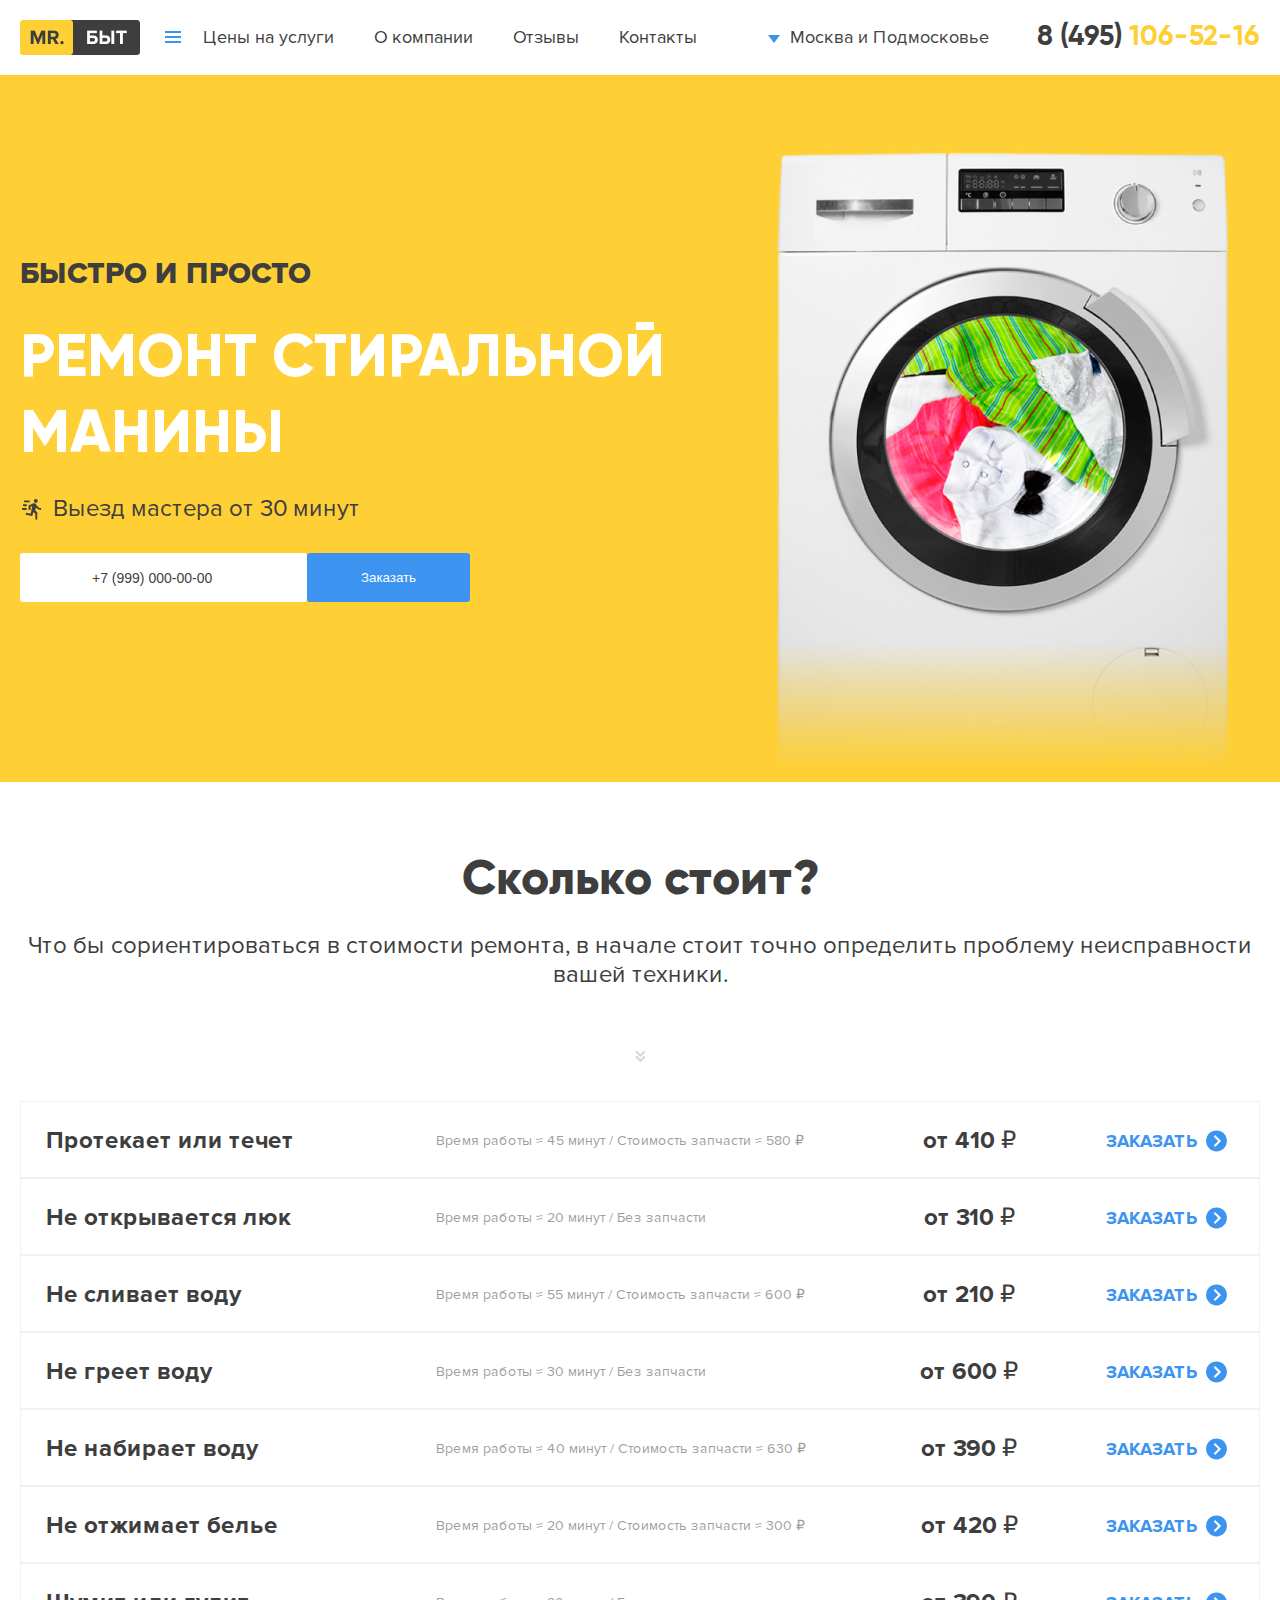
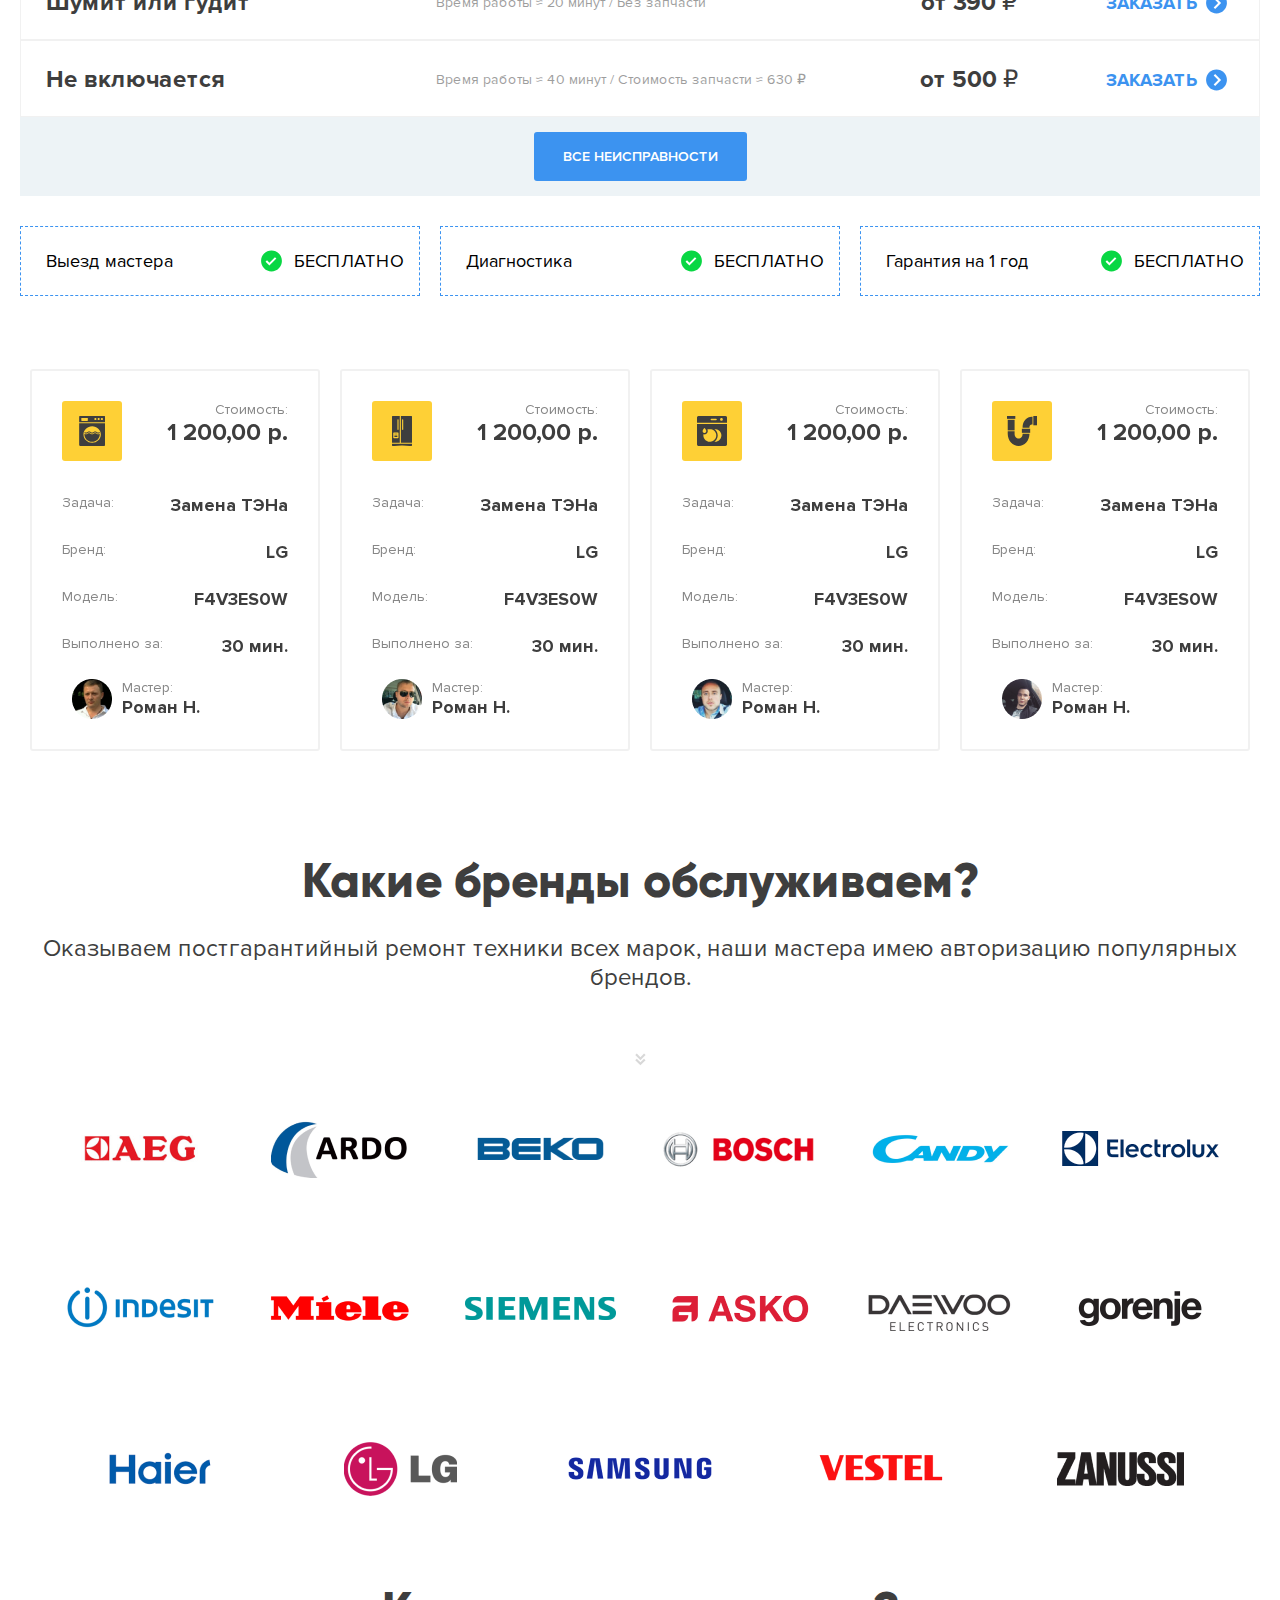
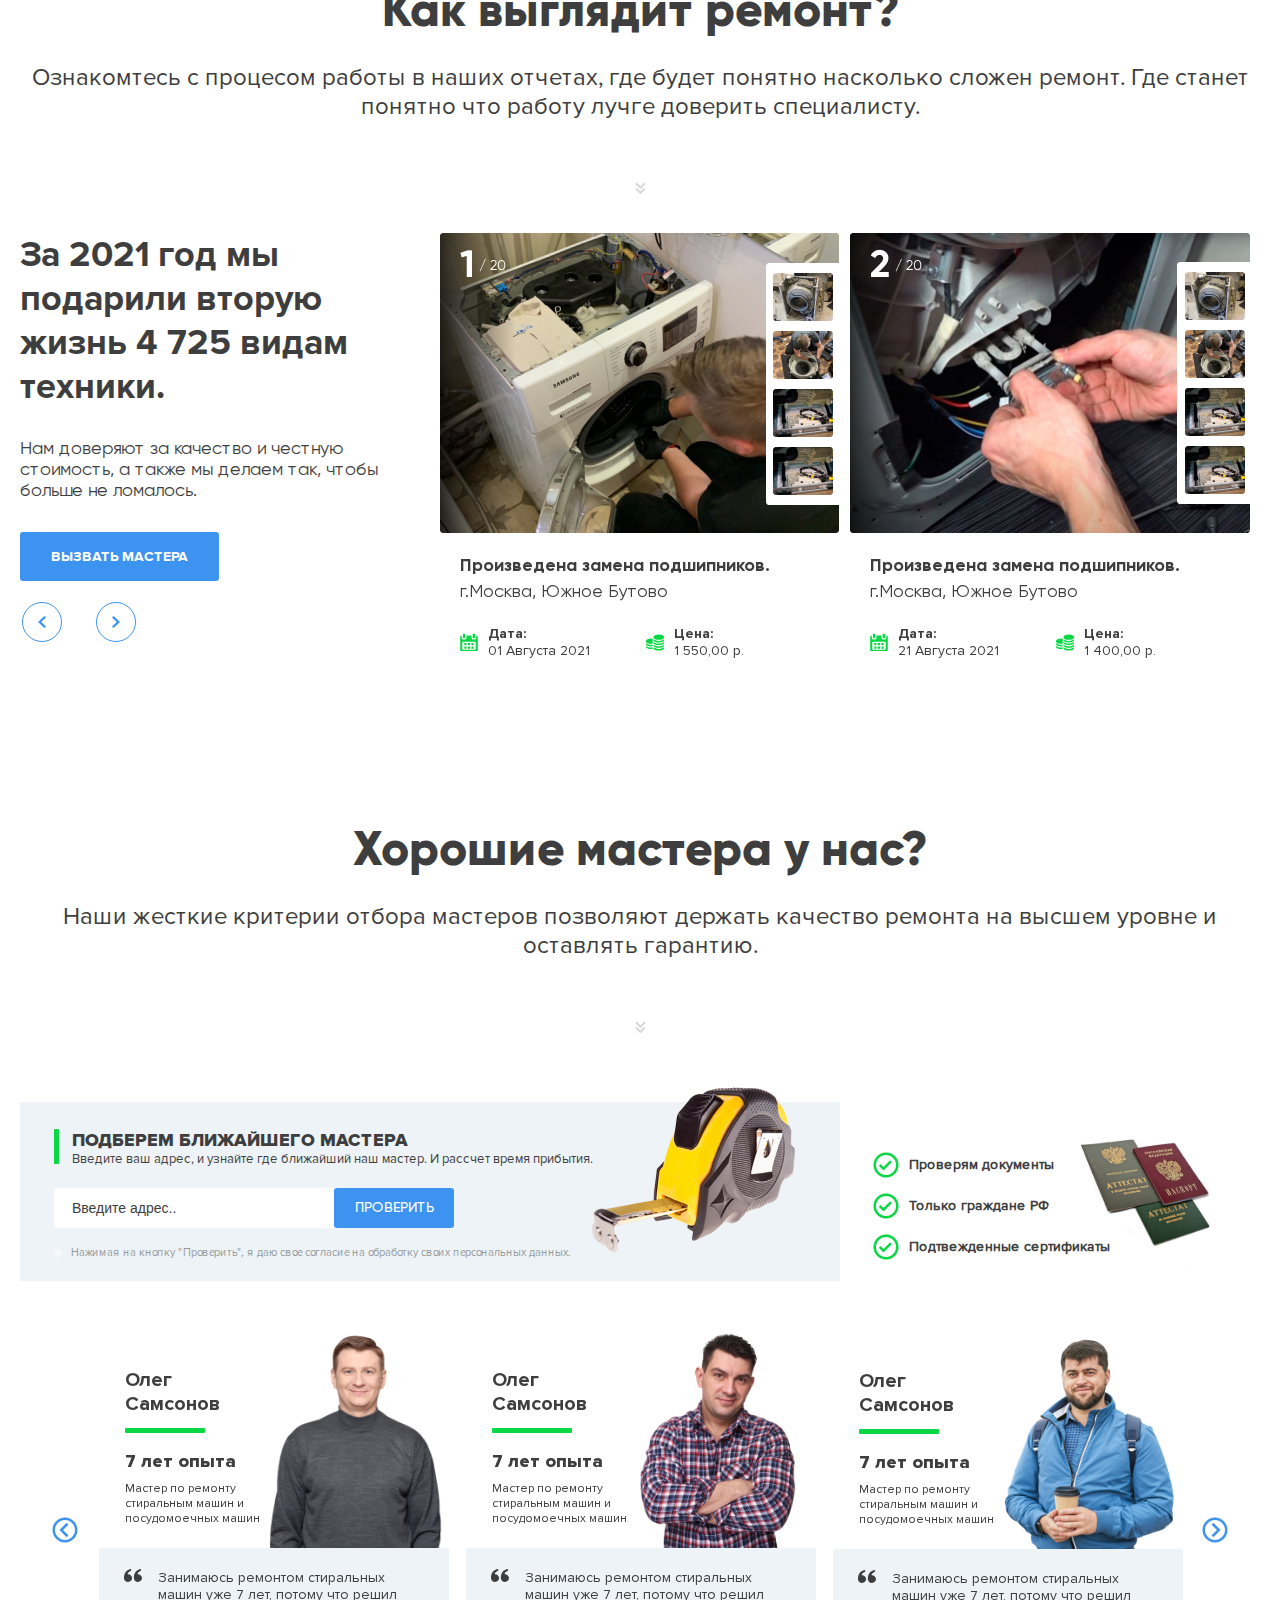
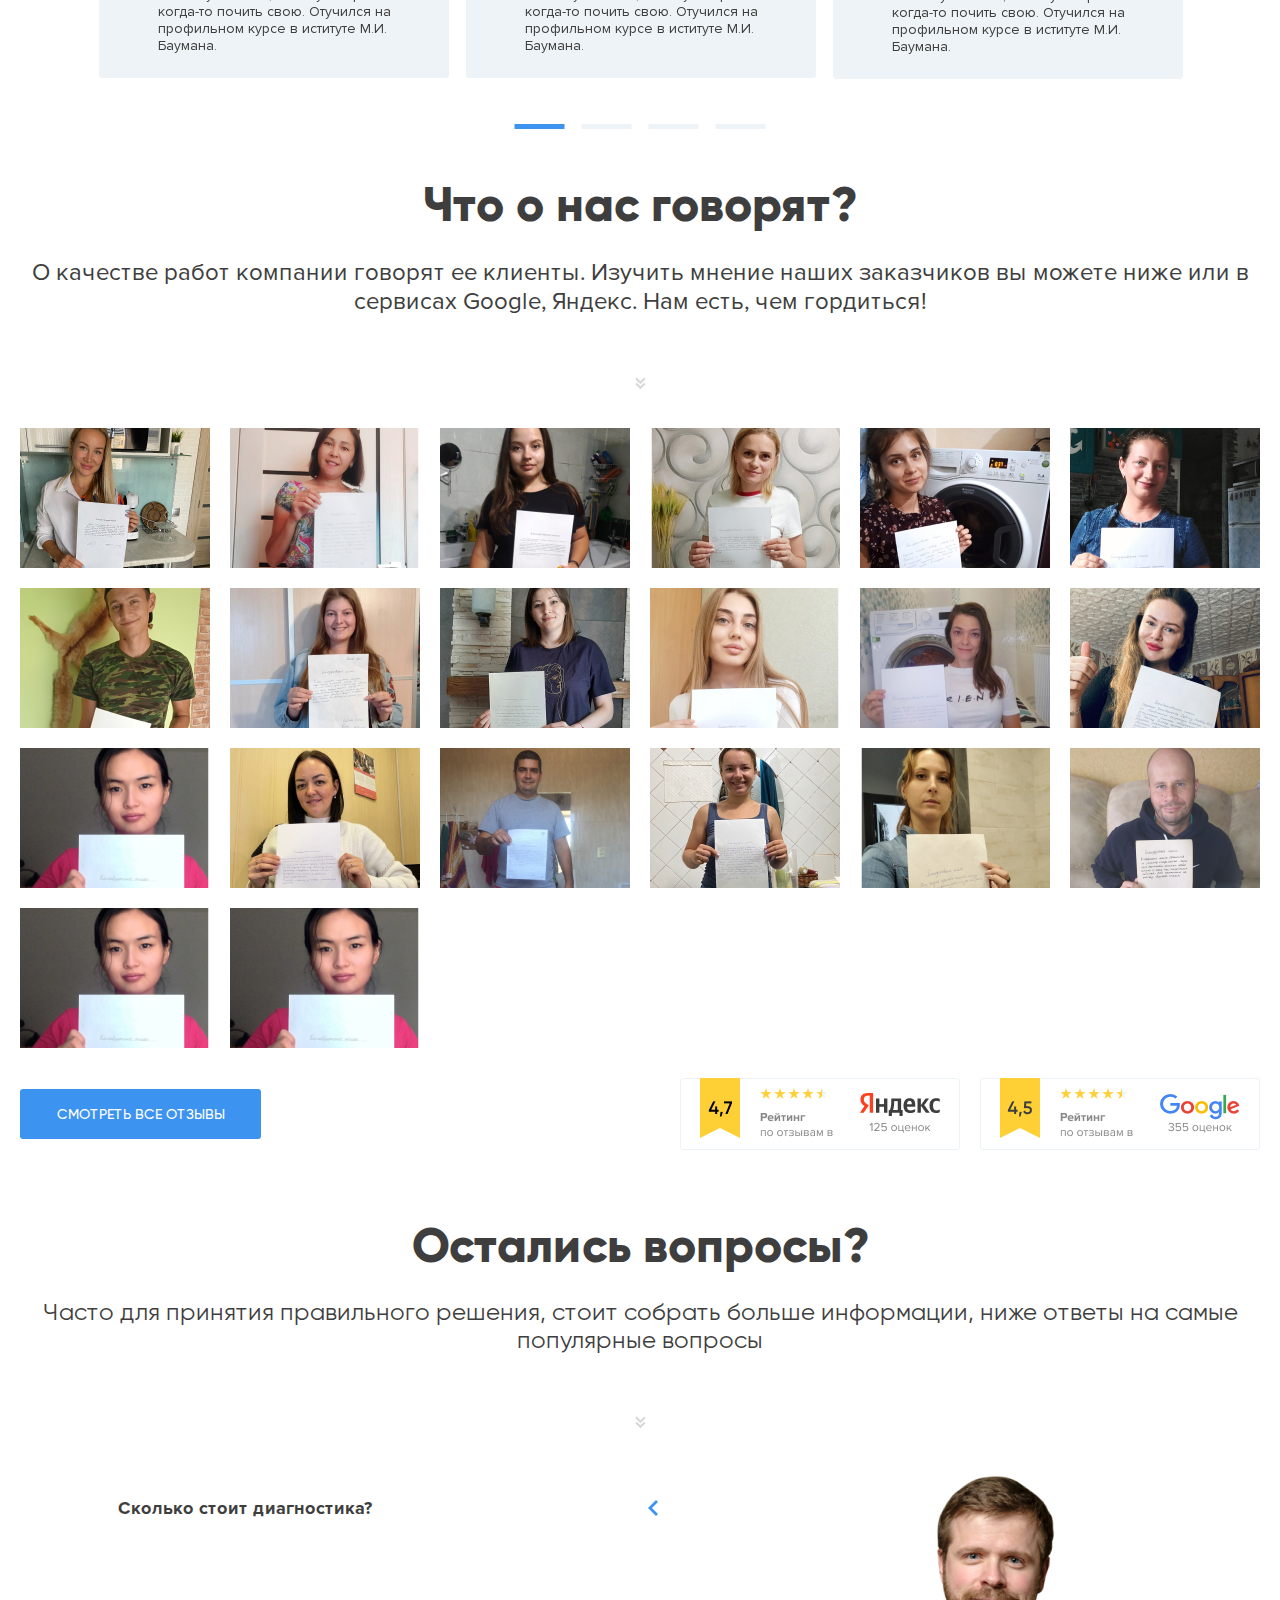
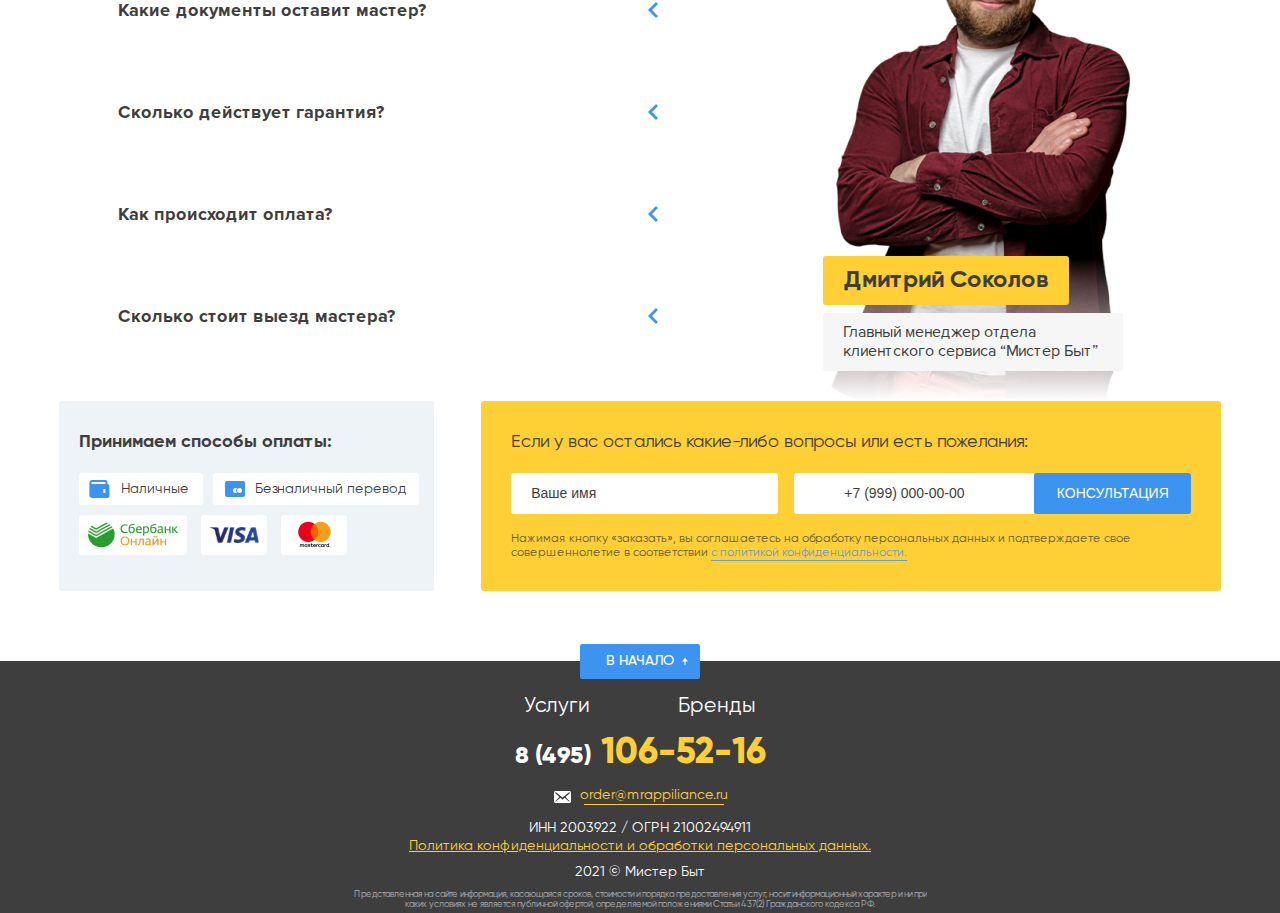
<file: price.html>
<!DOCTYPE html>
<html lang="en">

<head>
  <meta charset="UTF-8">
  <meta http-equiv="X-UA-Compatible" content="IE=edge">
  <meta name="viewport" content="width=device-width, initial-scale=1.0">
  <title>Cleaning service</title>
  <link rel="stylesheet" href="css/slick.css">
  <link rel="stylesheet" href="css/select2.min.css">
  <link rel="stylesheet" href="css/fonts.css">
  <link rel="stylesheet" href="css/style.css">
  <link rel="stylesheet" href="css/about.css">
  <link rel="stylesheet" href="css/contact.css">
  <link rel="stylesheet" href="css/review.css">
  <link rel="stylesheet" href="css/servise.css">
  <link rel="stylesheet" href="css/brend.css">
  <link rel="stylesheet" href="css/price.css">
  <link rel="stylesheet" href="css/pop-up.css">
  <link rel="stylesheet" href="css/media.css">
</head>

<body>
  <header class="header">
    <header class="header">
      <div class="container">
        <div class="header__wrapper">
          <a href="index.html" class="header__logo">
            <img src="img/logo.jpg" alt="">
          </a>
          <div class="header__block">
            <div class="header__mobile-menu">
              <span class="header__mobile-menu-line"></span>
              <span class="header__mobile-menu-line"></span>
              <span class="header__mobile-menu-line"></span>
              <span class="header__mobile-menu-line"></span>
            </div>
            <nav class="header__nav">
              <ul class="header__nav-menu">
                <li class="header__nav-menu-list">
                  <a href="price.html" class="header__nav-menu-link">Цены на услуги</a>
                </li>
                <li class="header__nav-menu-list">
                  <a href="about.html" class="header__nav-menu-link">О компании</a>
                </li>
                <li class="header__nav-menu-list">
                  <a href="review.html" class="header__nav-menu-link">Отзывы</a>
                </li>
                <li class="header__nav-menu-list">
                  <a href="contact.html" class="header__nav-menu-link">Контакты</a>
                </li>
              </ul>
            </nav>
          <div class="header__list">
            <select name="" class="select-list">
              <option value="">Moсква и Подмосковье</option>
              <option value="">Moсква и Подмосковье</option>
              <option value="">Moсква и Подмосковье</option>
            </select>
          </div>
          <a href="tel:80498881234" class="header__phone-link"> <span>8 (495)</span> 106-52-16</a>
          <!-- ---------------main-menu -->
          <div class="main-menu">
            <ul class="main-menu__items">
              <li class="main-menu__list">
                <a href="#numb-1" class="tab active">Стиральные машины</a>
              </li>
              <li class="main-menu__list">
                <a href="#numb-2" class="tab">Посудомоечные машины</a>
              </li>
              <li class="main-menu__list">
                <a href="#numb-3" class="tab">Холодильники</a>
              </li>
            </ul>
            <ul class="main-menu__drop active" id="numb-1">
              <li class="main-menu__drop-item">Не морозит</li>
              <li class="main-menu__drop-item">Перемораживает</li>
              <li class="main-menu__drop-item">Намерзает лёд</li>
              <li class="main-menu__drop-item">Не включается</li>
              <li class="main-menu__drop-item">Не выключается</li>
              <li class="main-menu__drop-item">Не включается</li>
              <li class="main-menu__drop-item">Сильно шумит</li>
              <li class="main-menu__drop-item">Протекает</li>
              <li class="main-menu__drop-item">Не холодит</li>
              <li class="main-menu__drop-item">Греется</li>
              <li class="main-menu__drop-item-link"><a href="">подробнее</a></li>
            </ul>
            <ul class="main-menu__drop" id="numb-2">
              <li class="main-menu__drop-item">Не включается</li>
              <li class="main-menu__drop-item">Сильно шумит</li>
              <li class="main-menu__drop-item">Не морозит</li>
              <li class="main-menu__drop-item">Перемораживает</li>
              <li class="main-menu__drop-item">Намерзает лёд</li>
              <li class="main-menu__drop-item">Не включается</li>
              <li class="main-menu__drop-item">Не выключается</li>
              <li class="main-menu__drop-item">Протекает</li>
              <li class="main-menu__drop-item">Не холодит</li>
              <li class="main-menu__drop-item">Греется</li>
              <li class="main-menu__drop-item-link"><a href="">подробнее</a></li>
            </ul>
            <ul class="main-menu__drop" id="numb-3">
              <li class="main-menu__drop-item">Не морозит</li>
              <li class="main-menu__drop-item">Перемораживает</li>
              <li class="main-menu__drop-item">Намерзает лёд</li>
              <li class="main-menu__drop-item">Не включается</li>
              <li class="main-menu__drop-item">Сильно шумит</li>
              <li class="main-menu__drop-item">Протекает</li>
              <li class="main-menu__drop-item">Не холодит</li>
              <li class="main-menu__drop-item">Греется</li>
              <li class="main-menu__drop-item">Не выключается</li>
              <li class="main-menu__drop-item">Не включается</li>
              <li class="main-menu__drop-item-link"><a href="">подробнее</a></li>
            </ul>
            <div class="main-menu-img"><img src="img/fridge-menu.png" alt=""></div>
          </div>

        </div>
        <div class="mobile-menu"><span></span><span></span><span></span><span></span></div>
        <nav class="nav-mobile">
          <ul class="nav-mobile-menu">
            <li class=" nav-mobile-item-category"><a href="" class="nav-mobile-link">Стиральные машины</a></li>
            <li class=" nav-mobile-item-category"><a href="" class="nav-mobile-link">Посудомоечные машины</a></li>
            <li class=" nav-mobile-item-category"><a href="" class="nav-mobile-link">Холодильники</a></li>
            <li class="nav-mobile-item"><a href="index.html" class="nav-mobile-link">Главная</a></li>
            <li class="nav-mobile-item"><a href="about.html" class="nav-mobile-link">О компании</a></li>
            <li class="nav-mobile-item"><a href="contact.html" class="nav-mobile-link">Контакты</a></li>
            <li class="nav-mobile-item"><a href="review.html" class="nav-mobile-link">Отзывы</a></li>
            <li class="nav-mobile-item"><a href="price.html" class="nav-mobile-link">Цены на услуги</a></li>
            <li class="nav-mobile-item"><a href="brend.html" class="nav-mobile-link">Бренды</a></li>
            <li class="nav-mobile-item"><a href="servise.html" class="nav-mobile-link">Услуги</a></li>
          </ul>
          <div class="nav-mobile-bottom">
            <p class="nav-mobile-text">Время работы 8:00 - 22:00 (без выходных)</p>
            <a href="tel:80498881234" class="nav-mobile-phone"> <span>8 (495)</span> 106-52-16</a>
            <div class="nav-mobile__footer"><button class="btn nav-mobile-btn">Вызвать мастера</button></div>
          </div>
        </nav>
      </div>
    </div>
  </header>
  <!-- ----------------------------end header -->

  <!-- ------------------------section slider -->
  <section class="slider">
    <div class="slider__block slider__block-servise">
      <div class="container">
        <p class="slider__subtitle">БЫСТРО И ПРОСТО</p>
        <p class="slider__title">Ремонт стиральной манины</p>
        <form action="" class="slider__form">
          <label for="" class="slider__label">Выезд мастера от 30 минут</label>
          <div class="slider__form-block">
            <input type="text" placeholder="+7 (999) 000-00-00" class="slider__input">
            <button class="btn slider__btn bg-blue-light">Заказать</button>
          </div>
        </form>
      </div>
    </div>
  </section>
  <!-- ---------------------------section slider end---------------------------->
  <!-- --------------------------------- price-------------------------- -->
  <section class="price">
    <div class="container">
      <div class="inner-top">
        <p class="inner-title">Сколько стоит?</p>
        <p class="inner-subtitle">Что бы сориентироваться в стоимости ремонта, в начале стоит точно
          определить проблему неисправности вашей техники.</p>
        <a href="" class="inner-link"><img src="img/icon-down-arrow.svg" alt=""></a>

      </div>
      <div class="price__wrapper-top">
        <div class="price__wrapper-top-block">
          <div class="wrapper-top-1">
            <p class="wrapper-top-service">Протекает или течет </p>
            <p class="wrapper-top-time">Время работы ≈ 45 минут / Стоимость запчасти ≈ 580 ₽</p>
          </div>
          <div class="wrapper-top-2">
            <p class="wrapper-top-price">от 410 ₽</p>
            <button class="button wrapper-top-btn">заказать</button>
          </div>
        </div>
        <div class="price__wrapper-top-block">
          <div class="wrapper-top-1">
            <p class="wrapper-top-service">Не открывается люк</p>
            <p class="wrapper-top-time">Время работы ≈ 20 минут / Без запчасти</p>
          </div>
          <div class="wrapper-top-2">
            <p class="wrapper-top-price">от 310 ₽</p>
            <button class="button wrapper-top-btn">заказать</button>
          </div>
        </div>
        <div class="price__wrapper-top-block">
          <div class="wrapper-top-1">
            <p class="wrapper-top-service">Не сливает воду</p>
            <p class="wrapper-top-time">Время работы ≈ 55 минут / Стоимость запчасти ≈ 600 ₽</p>
          </div>
          <div class="wrapper-top-2">
            <p class="wrapper-top-price">от 210 ₽</p>
            <button class="button wrapper-top-btn">заказать</button>
          </div>
        </div>
        <div class="price__wrapper-top-block">
          <div class="wrapper-top-1">
            <p class="wrapper-top-service">Не греет воду</p>
            <p class="wrapper-top-time">Время работы ≈ 30 минут / Без запчасти</p>
          </div>
          <div class="wrapper-top-2">
            <p class="wrapper-top-price">от 600 ₽</p>
            <button class="button wrapper-top-btn">заказать</button>
          </div>
        </div>
        <div class="price__wrapper-top-block">
          <div class="wrapper-top-1">
            <p class="wrapper-top-service">Не набирает воду</p>
            <p class="wrapper-top-time">Время работы ≈ 40 минут / Стоимость запчасти ≈ 630 ₽ </p>
          </div>
          <div class="wrapper-top-2">
            <p class="wrapper-top-price">от 390 ₽</p>
            <button class="button wrapper-top-btn">заказать</button>
          </div>
        </div>
        <div class="price__wrapper-top-block">
          <div class="wrapper-top-1">
            <p class="wrapper-top-service">Не отжимает белье</p>
            <p class="wrapper-top-time">Время работы ≈ 20 минут / Стоимость запчасти ≈ 300 ₽</p>
          </div>
          <div class="wrapper-top-2">
            <p class="wrapper-top-price">от 420 ₽</p>
            <button class="button wrapper-top-btn">заказать</button>
          </div>
        </div>
        <div class="price__wrapper-top-block">
          <div class="wrapper-top-1">
            <p class="wrapper-top-service">Шумит или гудит</p>
            <p class="wrapper-top-time">Время работы ≈ 20 минут / Без запчасти</p>
          </div>
          <div class="wrapper-top-2">
            <p class="wrapper-top-price">от 390 ₽</p>
            <button class="button wrapper-top-btn">заказать</button>
          </div>
        </div>
        <div class="price__wrapper-top-block">
          <div class="wrapper-top-1">
            <p class="wrapper-top-service">Не включается</p>
            <p class="wrapper-top-time">Время работы ≈ 40 минут / Стоимость запчасти ≈ 630 ₽</p>
          </div>
          <div class="wrapper-top-2">
            <p class="wrapper-top-price">от 500 ₽</p>
            <button class="button wrapper-top-btn">заказать</button>
          </div>
        </div>
      </div>
      <div class="price__wrapper-middle">
        <a href="" class="price__wrapper-middle-link">Все неисправности</a>
      </div>
      <div class="price__wrapper-bottom">
        <div class="q1">
          <div class="price__wrapper-bottom-block">
            <p>Выезд мастера</p>
            <p>БЕСПЛАТНО</p>
          </div>
        </div>
        <div class="q2">
          <div class="price__wrapper-bottom-block">
            <p>Диагностика</p>
            <p>БЕСПЛАТНО</p>
          </div>
        </div>
        <div class="q3">
          <div class="price__wrapper-bottom-block">
            <p>Гарантия на 1 год</p>
            <p>БЕСПЛАТНО</p>
          </div>
        </div>
      </div>
    </div>
  </section>
  <!-- --------------------------------- price end-------------------------- -->
  <!-- --------------------------------- task-master-------------------------- -->

  <section class="task-master">
    <div class="container">
      <div class="task-master__wrapper">
        <div class="task-master__slide">
          <div class="task-master__block">
            <ul class="master__block-top">
              <li><img src="img/task-master-wash.svg" alt=""></li>
              <li>
                <span>Стоимость:</span>
                <span>1 200,00 р.</span>
              </li>
            </ul>
            <ul class="task-master__block-list">
              <li class="master__block-item">
                <span>Задача:</span>
                <span>Замена ТЭНа</span>
              </li>
              <li class="master__block-item">
                <span>Бренд:</span>
                <span>LG</span>
              </li>
              <li class="master__block-item">
                <span>Модель:</span>
                <span>F4V3ES0W</span>
              </li>
              <li class="master__block-item">
                <span>Выполнено за:</span>
                <span>30 мин.</span>
              </li>
            </ul>
            <ul class="master__block-bottom">
              <li><img src="img/task-master-1.png" alt=""></li>
              <li>
                <span>Мастер:</span>
                <span>Роман Н.</span>
              </li>
            </ul>
          </div>
        </div>
        <div class="task-master__slide">
          <div class="task-master__block">
            <ul class="master__block-top">
              <li><img src="img/task-master-fridge.svg" alt=""></li>
              <li>
                <span>Стоимость:</span>
                <span>1 200,00 р.</span>
              </li>
            </ul>
            <ul class="task-master__block-list">
              <li class="master__block-item">
                <span>Задача:</span>
                <span>Замена ТЭНа</span>
              </li>
              <li class="master__block-item">
                <span>Бренд:</span>
                <span>LG</span>
              </li>
              <li class="master__block-item">
                <span>Модель:</span>
                <span>F4V3ES0W</span>
              </li>
              <li class="master__block-item">
                <span>Выполнено за:</span>
                <span>30 мин.</span>
              </li>
            </ul>
            <ul class="master__block-bottom">
              <li><img src="img/task-master-2.png" alt=""></li>
              <li>
                <span>Мастер:</span>
                <span>Роман Н.</span>
              </li>
            </ul>
          </div>
        </div>
        <div class="task-master__slide">
          <div class="task-master__block">
            <ul class="master__block-top">
              <li><img src="img/task-master-platewash.svg" alt=""></li>
              <li>
                <span>Стоимость:</span>
                <span>1 200,00 р.</span>
              </li>
            </ul>
            <ul class="task-master__block-list">
              <li class="master__block-item">
                <span>Задача:</span>
                <span>Замена ТЭНа</span>
              </li>
              <li class="master__block-item">
                <span>Бренд:</span>
                <span>LG</span>
              </li>
              <li class="master__block-item">
                <span>Модель:</span>
                <span>F4V3ES0W</span>
              </li>
              <li class="master__block-item">
                <span>Выполнено за:</span>
                <span>30 мин.</span>
              </li>
            </ul>
            <ul class="master__block-bottom">
              <li><img src="img/task-master-3.png" alt=""></li>
              <li>
                <span>Мастер:</span>
                <span>Роман Н.</span>
              </li>
            </ul>
          </div>
        </div>
        <div class="task-master__slide">
          <div class="task-master__block">
            <ul class="master__block-top">
              <li><img src="img/task-master-tube.svg" alt=""></li>
              <li>
                <span>Стоимость:</span>
                <span>1 200,00 р.</span>
              </li>
            </ul>
            <ul class="task-master__block-list">
              <li class="master__block-item">
                <span>Задача:</span>
                <span>Замена ТЭНа</span>
              </li>
              <li class="master__block-item">
                <span>Бренд:</span>
                <span>LG</span>
              </li>
              <li class="master__block-item">
                <span>Модель:</span>
                <span>F4V3ES0W</span>
              </li>
              <li class="master__block-item">
                <span>Выполнено за:</span>
                <span>30 мин.</span>
              </li>
            </ul>
            <ul class="master__block-bottom">
              <li><img src="img/task-master-4.png" alt=""></li>
              <li>
                <span>Мастер:</span>
                <span>Роман Н.</span>
              </li>
            </ul>
          </div>
        </div>
        <div class="task-master__slide">
          <div class="task-master__block">
            <ul class="master__block-top">
              <li><img src="img/task-master-fridge.svg" alt=""></li>
              <li>
                <span>Стоимость:</span>
                <span>1 200,00 р.</span>
              </li>
            </ul>
            <ul class="task-master__block-list">
              <li class="master__block-item">
                <span>Задача:</span>
                <span>Замена ТЭНа</span>
              </li>
              <li class="master__block-item">
                <span>Бренд:</span>
                <span>LG</span>
              </li>
              <li class="master__block-item">
                <span>Модель:</span>
                <span>F4V3ES0W</span>
              </li>
              <li class="master__block-item">
                <span>Выполнено за:</span>
                <span>30 мин.</span>
              </li>
            </ul>
            <ul class="master__block-bottom">
              <li><img src="img/task-master-3.png" alt=""></li>
              <li>
                <span>Мастер:</span>
                <span>Роман Н.</span>
              </li>
            </ul>
          </div>
        </div>

      </div>
    </div>
  </section>
  <!-- --------------------------------- task-master end-------------------------- -->
  <!-- ----------------------brands ----------------------- -->


  <section class="brands">
    <div class="container">
      <div class="inner-top">
        <p class="inner-title">Какие бренды обслуживаем?</p>
        <p class="inner-subtitle ">Оказываем постгарантийный ремонт техники всех марок, наши мастера имею авторизацию
          популярных брендов.</p>
        <a href="" class="inner-link"><img src="img/icon-down-arrow.svg" alt=""></a>
      </div>
      <div class="brands__wrapper">
        <div class="brands__wrapper-img"><img src="img/brands/1.png" alt=""></div>
        <div class="brands__wrapper-img"><img src="img/brands/2.png" alt=""></div>
        <div class="brands__wrapper-img"><img src="img/brands/3.png" alt=""></div>
        <div class="brands__wrapper-img"><img src="img/brands/4.png" alt=""></div>
        <div class="brands__wrapper-img"><img src="img/brands/5.png" alt=""></div>
        <div class="brands__wrapper-img"><img src="img/brands/6.png" alt=""></div>
        <div class="brands__wrapper-img"><img src="img/brands/7.png" alt=""></div>
        <div class="brands__wrapper-img"><img src="img/brands/8.png" alt=""></div>
        <div class="brands__wrapper-img"><img src="img/brands/9.png" alt=""></div>
        <div class="brands__wrapper-img"><img src="img/brands/10.png" alt=""></div>
        <div class="brands__wrapper-img"><img src="img/brands/11.png" alt=""></div>
        <div class="brands__wrapper-img"><img src="img/brands/12.png" alt=""></div>
        <div class="brands__wrapper-img"><img src="img/brands/13.png" alt=""></div>
        <div class="brands__wrapper-img"><img src="img/brands/14.png" alt=""></div>
        <div class="brands__wrapper-img"><img src="img/brands/15.png" alt=""></div>
        <div class="brands__wrapper-img"><img src="img/brands/16.png" alt=""></div>
        <div class="brands__wrapper-img"><img src="img/brands/17.png" alt=""></div>
      </div>
    </div>
  </section>
  <!-- ----------------------brands-end ----------------------- -->

  <!-- ------------------------------------repair--------------------------------- -->

  <section class="repair">
    <div class="container">
      <div class="inner-top">
        <p class="inner-title">Как выглядит ремонт?</p>
        <p class="inner-subtitle">Ознакомтесь с процесом работы в наших отчетах, где будет понятно насколько сложен
          ремонт.
          Где станет понятно что работу лучге доверить специалисту.</p>
        <a href="" class="inner-link"><img src="img/icon-down-arrow.svg" alt=""></a>
      </div>
      <div class="repair__wrapper">
        <div class="repair__wrapper-left">
          <p class="wrapper-left-title">За 2021 год мы подарили вторую жизнь 4 725 видам техники.</p>
          <p class="wrapper-left-text">Нам доверяют за качество и честную стоимость, а также мы делаем так, чтобы больше
            не ломалось.</p>
          <a href="" class="wrapper-left-link call-to-master">Вызвать мастера</a>
        </div>
        <div class="repair__wrapper-right">
          <div class="repair__wrapper-right-wrapper">
            <div class="repair__wrapper-right-block">
              <img src="img/repair-1.jpg" alt="">
              <ul class="right-block-title">
                <li>
                  <span>Произведена замена подшипников.</span>
                  <span>г.Москва, Южное Бутово</span>
                </li>
              </ul>
              <ul class="right-block-date">
                <li>
                  <span>Дата:</span>
                  <span>01 Августа 2021</span>
                </li>
                <li>
                  <span>Цена:</span>
                  <span>1 550,00 р.</span>
                </li>
              </ul>
            </div>
          </div>
          <div class="repair__wrapper-right-wrapper">
            <div class="repair__wrapper-right-block">
              <img src="img/repair-2.jpg" alt="">
              <ul class="right-block-title">
                <li>
                  <span>Произведена замена подшипников.</span>
                  <span>г.Москва, Южное Бутово</span>
                </li>
              </ul>
              <ul class="right-block-date">
                <li>
                  <span>Дата:</span>
                  <span>21 Августа 2021</span>
                </li>
                <li>
                  <span>Цена:</span>
                  <span>1 400,00 р.</span>
                </li>
              </ul>
            </div>
          </div>
          <div class="repair__wrapper-right-wrapper">
            <div class="repair__wrapper-right-block">
              <img src="img/repair-1.jpg" alt="">
              <ul class="right-block-title">
                <li>
                  <span>Произведена замена подшипников.</span>
                  <span>г.Москва, Южное Бутово</span>
                </li>
              </ul>
              <ul class="right-block-date">
                <li>
                  <span>Дата:</span>
                  <span>05 Июля 2021</span>
                </li>
                <li>
                  <span>Цена:</span>
                  <span>1 250,00 р.</span>
                </li>
              </ul>
            </div>
          </div>
        </div>
      </div>
    </div>
  </section>

  <!-- ------------------------------------repair end --------------------------------- -->
  <!-- ---------------------------------  our-quality ------------------------------------ -->

  <!-- <section class="our-quality">
  <div class="container">
    <div class="inner-top">
      <p class="inner-title">Почему выбирают нас?</p>
      <p class="inner-subtitle">Наши премущества, помогают нам удерживать лидирующие позиции на рынке услуг по
        ремонту.</p>
      <a href="" class="inner-link"><img src="img/icon-down-arrow.svg" alt=""></a>
    </div>

  <div class="our-quality__wrapper">
    <div class="our-quality__wrapper-left">
      <a href="#img-1" class="our-quality__block active">
        <ol>
          <li>Большое количество сервисов
            <span>в Москве и области</span>
          </li>
        </ol>
      </a>
      <a href="#img-2" class="our-quality__block">
        <ol start="2">
          <li>Премия “Звезда качества”
            <span>лучшее предприятие страны</span>
          </li>
        </ol>
      </a>
      <a href="#img-3" class="our-quality__block">
        <ol start="3">
          <li>Оригинальные комплектующие
            <span>от официальных поставщиков</span>
          </li>
        </ol>
      </a>
      <a href="#img-4" class="our-quality__block">
        <ol start="4">
          <li>Гарантия и обязательства
            <span>закрепленные договором</span>
          </li>
        </ol>
      </a>
    </div>
    <div class="our-quality__wrapper-right">
      <div id="img-1" class="our-quality__wrapper-right-block active">
        <img src="img/our-quality-1.jpg" alt="">
      </div>
      <div id="img-2" class="our-quality__wrapper-right-block">
        <img src="img/our-quality-2.jpg" alt="">
      </div>
      <div id="img-3" class="our-quality__wrapper-right-block">
        <img src="img/our-quality-3.jpg" alt="">
      </div>
      <div id="img-4" class="our-quality__wrapper-right-block">
        <img src="img/our-quality-2.jpg" alt="">
      </div>
    </div>
  </div>
  </div>
</section> -->
  <!-- --------------------our-quality end ------------------------ -->
  <!-- -----------------master--------- -->

  <section class="master">
    <div class="container">
      <div class="inner-top">
        <p class="inner-title">Хорошие мастера у нас?</p>
        <p class="inner-subtitle master__subtitle">Наши жесткие критерии отбора мастеров позволяют держать качество
          ремонта на высшем уровне и оставлять гарантию.</p>
        <a href="" class="inner-link"><img src="img/icon-down-arrow.svg" alt=""></a>
      </div>
      <div class="master__wrapper">
        <div class="master__block-left">
          <form action="" class="master__form">
            <label for="" class="master__form-title">ПОДБЕРЕМ БЛИЖАЙШЕГО МАСТЕРА
              <span>Введите ваш адрес, и узнайте где ближайший наш мастер. И рассчет время прибытия.</span>
            </label>
            <div class="master__form-block">
              <input type="text" class="input__text" placeholder="Введите адрес..">
              <button class="btn master__btn btn--blue">Проверить
              </button>
            </div>
            <input id="input-check" type="checkbox" class="input__check">
            <label class="master_choose" for="input-check">Нажимая на кнопку "Проверить", я даю свое согласие на
              обработку своих
              персональных данных.

              <span class="check__style"></span>
            </label>
          </form>
          <div class="master__block-left-img">
            <img src="img/image-metr.png" alt="">
          </div>
        </div>
        <div class="master__block-right">
          <ul class="block-right-list">
            <li>Проверям документы</li>
            <li>Только граждане РФ</li>
            <li>Подтвежденные сертификаты</li>
          </ul>
          <div class="block-right-img">
            <img src="img/image-docs.png" alt="">
          </div>
        </div>
      </div>

    </div>
  </section>
  <!-- ------------------------- master end----------------------------
------------------------section slider masters----------- -->

<section class="slider-masters">
  <div class="container slider-masters-container">
    <div class="masters">
      <div class="master__block-wrapper">
        <div class="masters__block">
          <div class="masters__block-top">
            <div class="block__top-left">
              <p class="block__top-name">Олег Самсонов</p>
              <p class="block__top-job">7 лет опыта</p>
              <p class="block__top-text">Мастер по ремонту стиральным машин
                и посудомоечных машин</p>
            </div>
            <div class="block_top-right"><img src="img/image-master.png" alt=""></div>
          </div>
          <div class="masters__block-bottom">
            <p class="block-bottom-text">
              Занимаюсь ремонтом стиральных машин уже 7 лет, потому что решил когда-то почить свою. Отучился на
              профильном курсе в иституте М.И. Баумана.
            </p>
          </div>
        </div>
      </div>
      <div class="master__block-wrapper">
        <div class="masters__block">
          <div class="masters__block-top">
            <div class="block__top-left">
              <p class="block__top-name">Олег Самсонов</p>
              <p class="block__top-job">7 лет опыта</p>
              <p class="block__top-text">Мастер по ремонту стиральным машин
                и посудомоечных машин</p>
            </div>
            <div class="block_top-right"><img src="img/image-master-2.png" alt=""></div>
          </div>
          <div class="masters__block-bottom">
            <p class="block-bottom-text">
              Занимаюсь ремонтом стиральных машин уже 7 лет, потому что решил когда-то почить свою. Отучился на
              профильном курсе в иституте М.И. Баумана.
            </p>
          </div>
        </div>
      </div>
      <div class="master__block-wrapper">
        <div class="masters__block">
          <div class="masters__block-top">
            <div class="block__top-left">
              <p class="block__top-name">Олег Самсонов</p>
              <p class="block__top-job">7 лет опыта</p>
              <p class="block__top-text">Мастер по ремонту стиральным машин
                и посудомоечных машин</p>
            </div>
            <div class="block_top-right"><img src="img/image-master-3.png" alt=""></div>
          </div>
          <div class="masters__block-bottom">
            <p class="block-bottom-text">
              Занимаюсь ремонтом стиральных машин уже 7 лет, потому что решил когда-то почить свою. Отучился на
              профильном курсе в иституте М.И. Баумана.
            </p>
          </div>
        </div>
      </div>
      <div class="master__block-wrapper">
        <div class="masters__block">
          <div class="masters__block-top">
            <div class="block__top-left">
              <p class="block__top-name">Олег Самсонов</p>
              <p class="block__top-job">7 лет опыта</p>
              <p class="block__top-text">Мастер по ремонту стиральным машин
                и посудомоечных машин</p>
            </div>
            <div class="block_top-right"><img src="img/image-master-4.png" alt=""></div>
          </div>
          <div class="masters__block-bottom">
            <p class="block-bottom-text">
              Занимаюсь ремонтом стиральных машин уже 7 лет, потому что решил когда-то почить свою. Отучился на
              профильном курсе в иституте М.И. Баумана.
            </p>
          </div>
        </div>
      </div>
    </div>
  </div>
</section>
  <!-- --------------------------------------------------masters end-------------------- -->
  <!-- --------------------------------------------section testimonials -------------------------- -->
  <section class="testimonials">
    <div class="container">
      <div class="inner-top">
        <p class="inner-title">Что о нас говорят?</p>
        <p class="inner-subtitle testimonials__subtitle">О качестве работ компании говорят ее клиенты. Изучить мнение
          наших заказчиков вы можете ниже или в сервисах Google, Яндекс. Нам есть, чем гордиться!</p>
        <a href="" class="inner-link"><img src="img/icon-down-arrow.svg" alt=""></a>
      </div>
      <div class="testimonials__wrapper">
        <div class="testimonials-img"><img src="img/review/review-1.jpg" alt=""></div>
        <div class="testimonials-img"><img src="img/review/review-2.jpg" alt=""></div>
        <div class="testimonials-img"><img src="img/review/review-3.jpg" alt=""></div>
        <div class="testimonials-img"><img src="img/review/review-4.jpg" alt=""></div>
        <div class="testimonials-img"><img src="img/review/review-5.jpg" alt=""></div>
        <div class="testimonials-img"><img src="img/review/review-6.jpg" alt=""></div>
        <div class="testimonials-img"><img src="img/review/review-7.jpg" alt=""></div>
        <div class="testimonials-img"><img src="img/review/review-8.jpg" alt=""></div>
        <div class="testimonials-img"><img src="img/review/review-9.jpg" alt=""></div>
        <div class="testimonials-img"><img src="img/review/review-10.jpg" alt=""></div>
        <div class="testimonials-img"><img src="img/review/review-11.jpg" alt=""></div>
        <div class="testimonials-img"><img src="img/review/review-12.jpg" alt=""></div>
        <div class="testimonials-img"><img src="img/review/review-13.jpg" alt=""></div>
        <div class="testimonials-img"><img src="img/review/review-14.jpg" alt=""></div>
        <div class="testimonials-img"><img src="img/review/review-15.jpg" alt=""></div>
        <div class="testimonials-img"><img src="img/review/review-16.jpg" alt=""></div>
        <div class="testimonials-img"><img src="img/review/review-17.jpg" alt=""></div>
        <div class="testimonials-img"><img src="img/review/review-18.jpg" alt=""></div>
        <div class="testimonials-img"><img src="img/review/review-13.jpg" alt=""></div>
        <div class="testimonials-img"><img src="img/review/review-13.jpg" alt=""></div>
      </div>
      <div class="testimonials__bottom">
        <a href="" class="testimonials-link">Смотреть все отзывы</a>
        <div class="testimonials__bottom-right">
          <div class="testimonials__bottom-img"><img src="img/rating-yandex.png" alt=""></div>
          <div class="testimonials__bottom-img"><img src="img/rating-google.png" alt=""></div>
        </div>
      </div>
    </div>
  </section>

  <!-- --------------------------------------------section testimonials end-------------------------- -->

  <section class="question">
    <div class="container">
      <div class="inner-top">
        <p class="inner-title confidence__title">Остались вопросы?</p>
        <p class="inner-subtitle confidence__subtittle">Часто для принятия правильного решения, стоит собрать больше
          информации, ниже ответы на самые популярные вопросы </p>
        <a href="" class="inner-link"><img src="img/icon-down-arrow.svg" alt=""></a>
      </div>
      <div class="question__wrapper">
        <div class="question__left">
          <div class="question__tab">
            <p class="question__tab-title">Сколько стоит диагностика?</p>
            <p class="question__tab-text">Приоритетным направлением деятельности нашей специализированной компании
              является ремонт бытовой техники на дому.</p>
          </div>
          <div class="question__tab">
            <p class="question__tab-title">Какие документы оставит мастер?</p>
            <p class="question__tab-text">Приоритетным направлением деятельности нашей специализированной компании
              является ремонт бытовой техники на дому.</p>
          </div>
          <div class="question__tab">
            <p class="question__tab-title">Сколько действует гарантия?</p>
            <p class="question__tab-text">Приоритетным направлением деятельности нашей специализированной компании
              является ремонт бытовой техники на дому.</p>
          </div>
          <div class="question__tab">
            <p class="question__tab-title">Как происходит оплата?</p>
            <p class="question__tab-text">Приоритетным направлением деятельности нашей специализированной компании
              является ремонт бытовой техники на дому.</p>
          </div>
          <div class="question__tab">
            <p class="question__tab-title">Сколько стоит выезд мастера?</p>
            <p class="question__tab-text">Приоритетным направлением деятельности нашей специализированной компании
              является ремонт бытовой техники на дому.</p>
          </div>
        </div>
        <div class="question__right">
          <div class="question__img"><img src="img/man.png" alt=""></div>
          <div class="question__right-bottom">
            <div class="question__right-bottom-title">
              <p>Дмитрий Соколов</p>
            </div>
            <div class="question__right-bootom-text">
              <p>Главный менеджер отдела клиентского сервиса “Мистер Быт”</p>
            </div>
          </div>
        </div>
      </div>
      <div class="payment">
        <div class="payment__left">
          <p class="payment__left-title">Принимаем способы оплаты:</p>
          <div class="payment__left-block">
            <span class="pay cash">Наличные</span>
            <span class="pay bank">Безналичный перевод</span>
            <span class="pay sberbank"></span>
            <span class="pay visa"></span>
            <span class="pay mastercard"></span>
          </div>
        </div>
        <div class="payment__right">
          <p class="payment__right-title">Если у вас остались какие-либо вопросы или есть пожелания:</p>
          <form action="" class="payment__form">
            <input class="input-text" type="text" placeholder="Ваше имя">
            <input class="input-phone" type="phone" placeholder="+7 (999) 000-00-00">
            <button class="btn payment__right-btn">консультация</button>
          </form>
          <p class="payment__right-text">Нажимая кнопку «заказать», вы соглашаетесь на обработку персональных данных и
            подтверждаете свое совершеннолетие в соответствии <a href="">с политикой конфиденциальности.</a></p>
        </div>
      </div>
    </div>
  </section>

  <footer class="footer">
    <div class="container">
      <div class="footer__menu">
        <ul>
          <li><a href="servise.html">Услуги</a></li>
          <li><a href="brend.html">Бренды</a></li>
        </ul>
      </div>
    </div>
    <button class="btn btn-up">В начало</button>
    <a href="tel:84951065216" class="footer__phone-link">8 (495)<span> 106-52-16</span></a>
    <a href="mailto:order@mrappiliance.ru" class="footer__email-link">order@mrappiliance.ru</a>
    <p class="footer__info">ИНН 2003922 / ОГРН 21002494911</p>
    <a href="" class="footer__link">Политика конфиденциальности и обработки персональных данных.</a>
    <p class="footer__copyright">2021 © Мистер Быт</p>
    <p class="footer-text">Представленная на сайте информация, касающаяся сроков, стоимости и порядка предоставления
      услуг, носит информационный характер и ни при каких условиях не является публичной офертой, определяемой
      положениями Статьи 437(2) Гражданского кодекса РФ.</p>
  </footer>
<!-- ----------------------------------pop -up-master------------------------- -->
<div class="pop-up-master">
  <div class="model-table">
    <div class="model-table-cell">
      <div class="pop-up-master-block">
        <div class="pop-up-master-img">
          <img src="img/pop-up-master.png" alt="">
          <button class="btn-close"></button>
        </div>
        <form action="" class="pop-up-master-form">
          <span>Сейчас на связи</span>
          <div class="pop-up-master-form-wrapper">
            <p class="pop-up-master-form-title">Вызвать мастера</p>
            <input type="text" class="input-name" placeholder="Ваше имя">
            <input type="number" class="input-phone" placeholder="+7 (999) 000-00-00">
            <p class="pop-up-master-agree">Нажимая кнопку «Отправить», вы соглашаетесь на обработку персональных
              данных
              и
              подтверждаете свое совершеннолетие в соответствии <a href="">с политикой конфиденциальности.</a></p>
          </div>
          <div class="pop-up-master-footer">
            <button class="pop-up-master-btn">Отправить</button>
          </div>
        </form>
      </div>
    </div>
  </div>
</div>
  

  <script src="js/jquery-3.6.0.min.js"></script>
  <script src="js/select2.min.js"></script>
  <script src="js/slick.min.js"></script>
  <script src="js/main.js"></script>
</body>


</html>
</file>
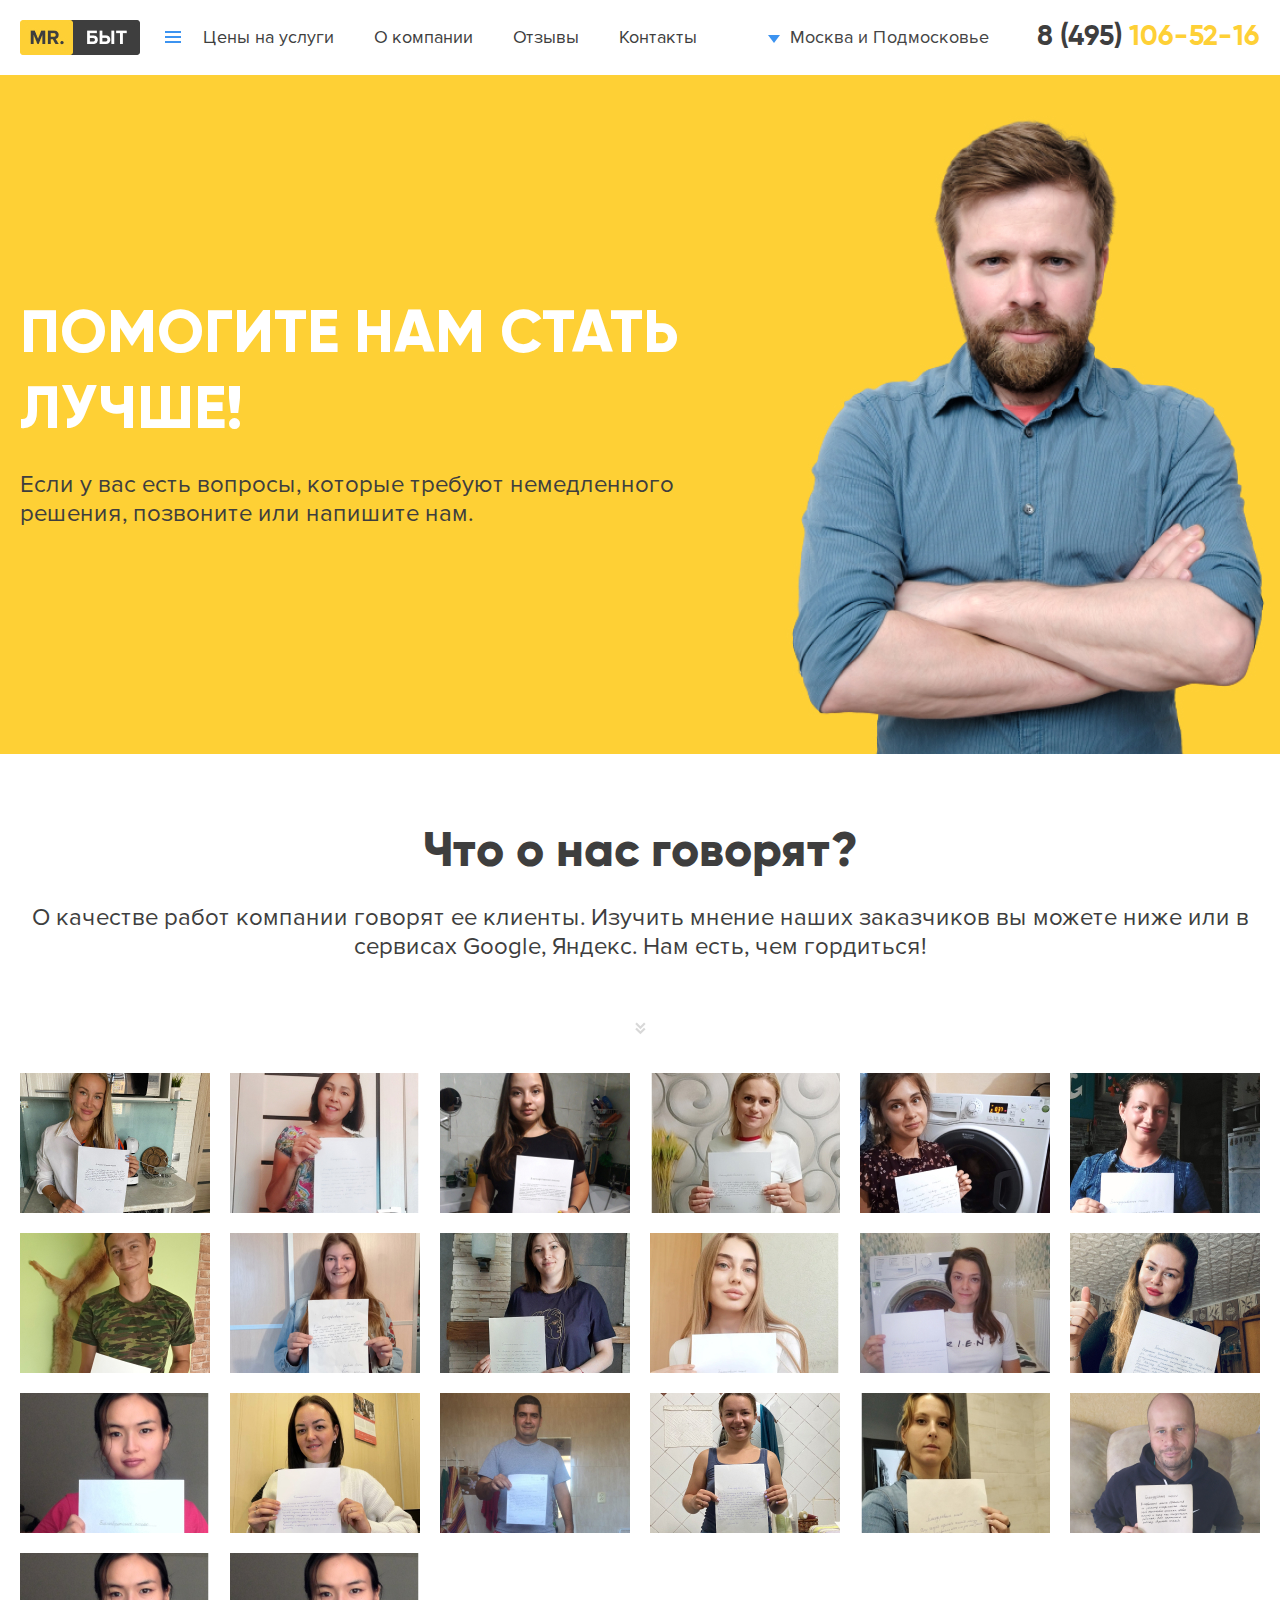
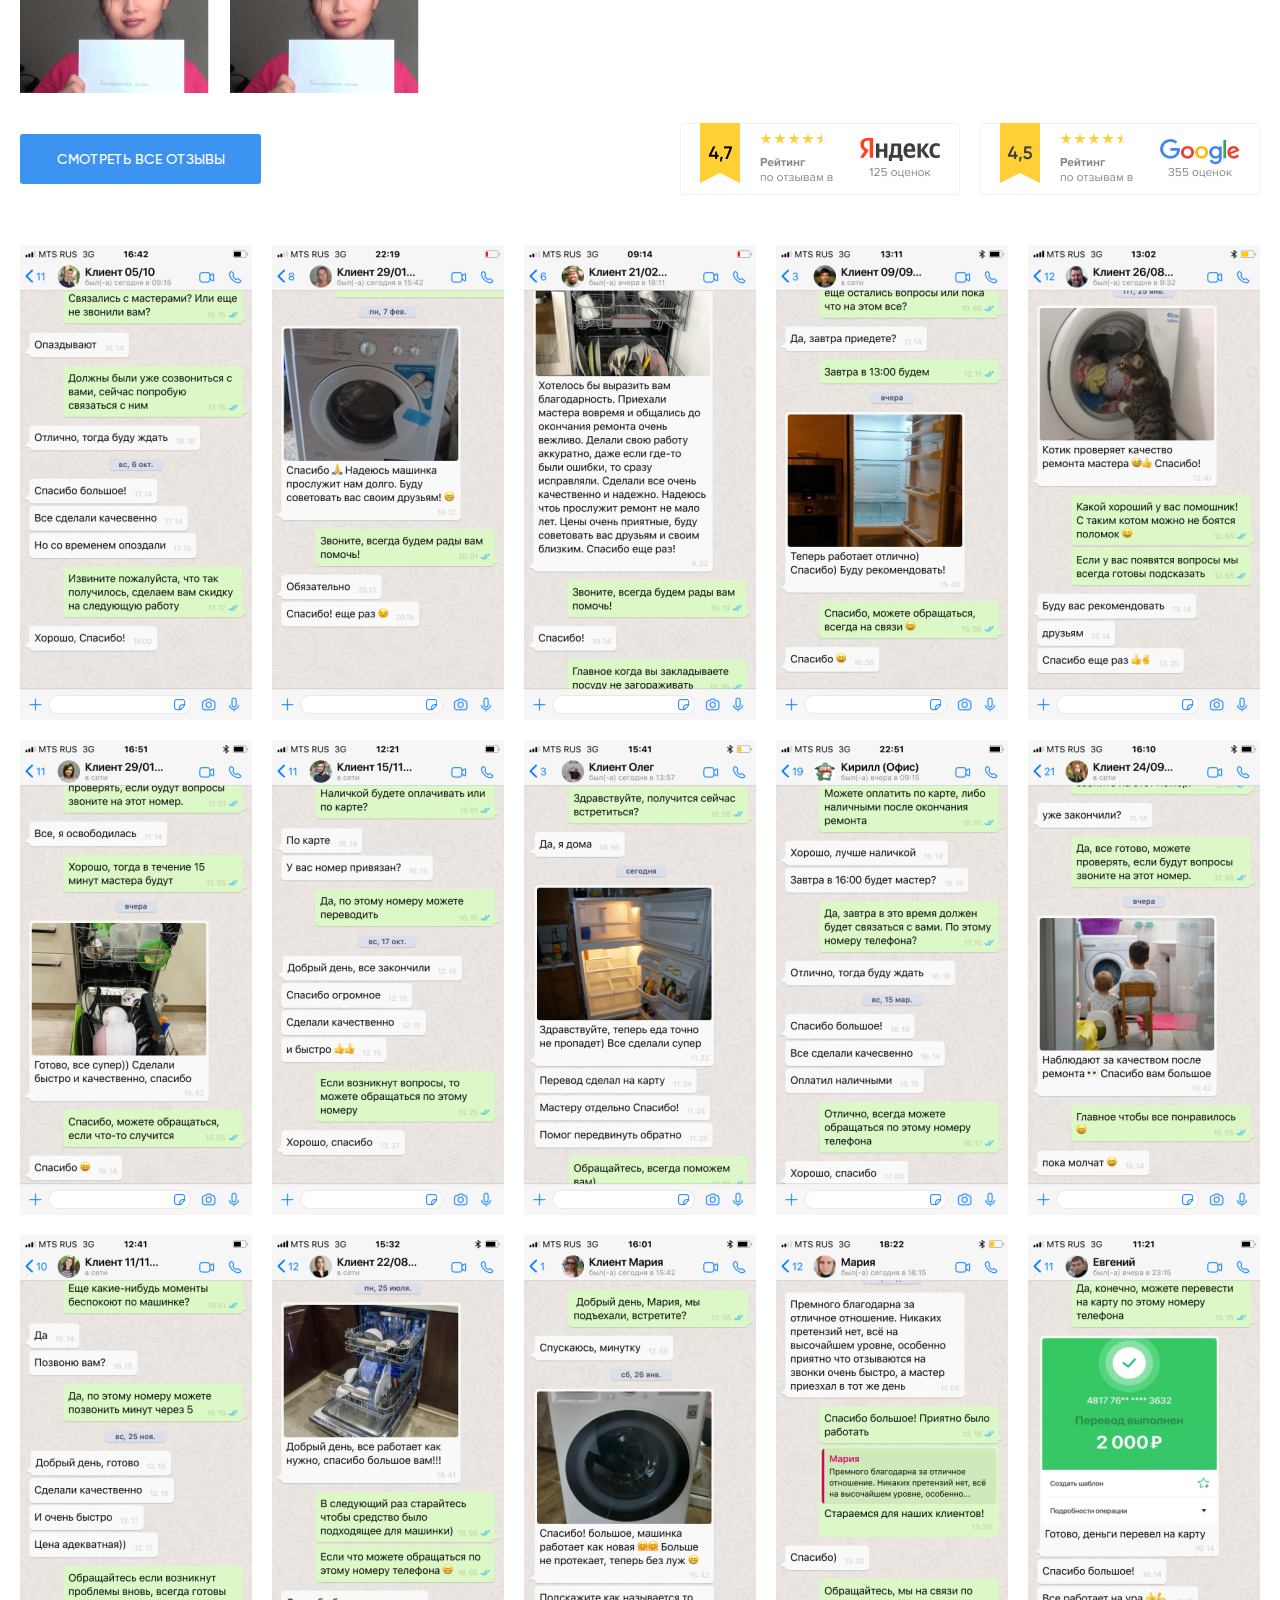
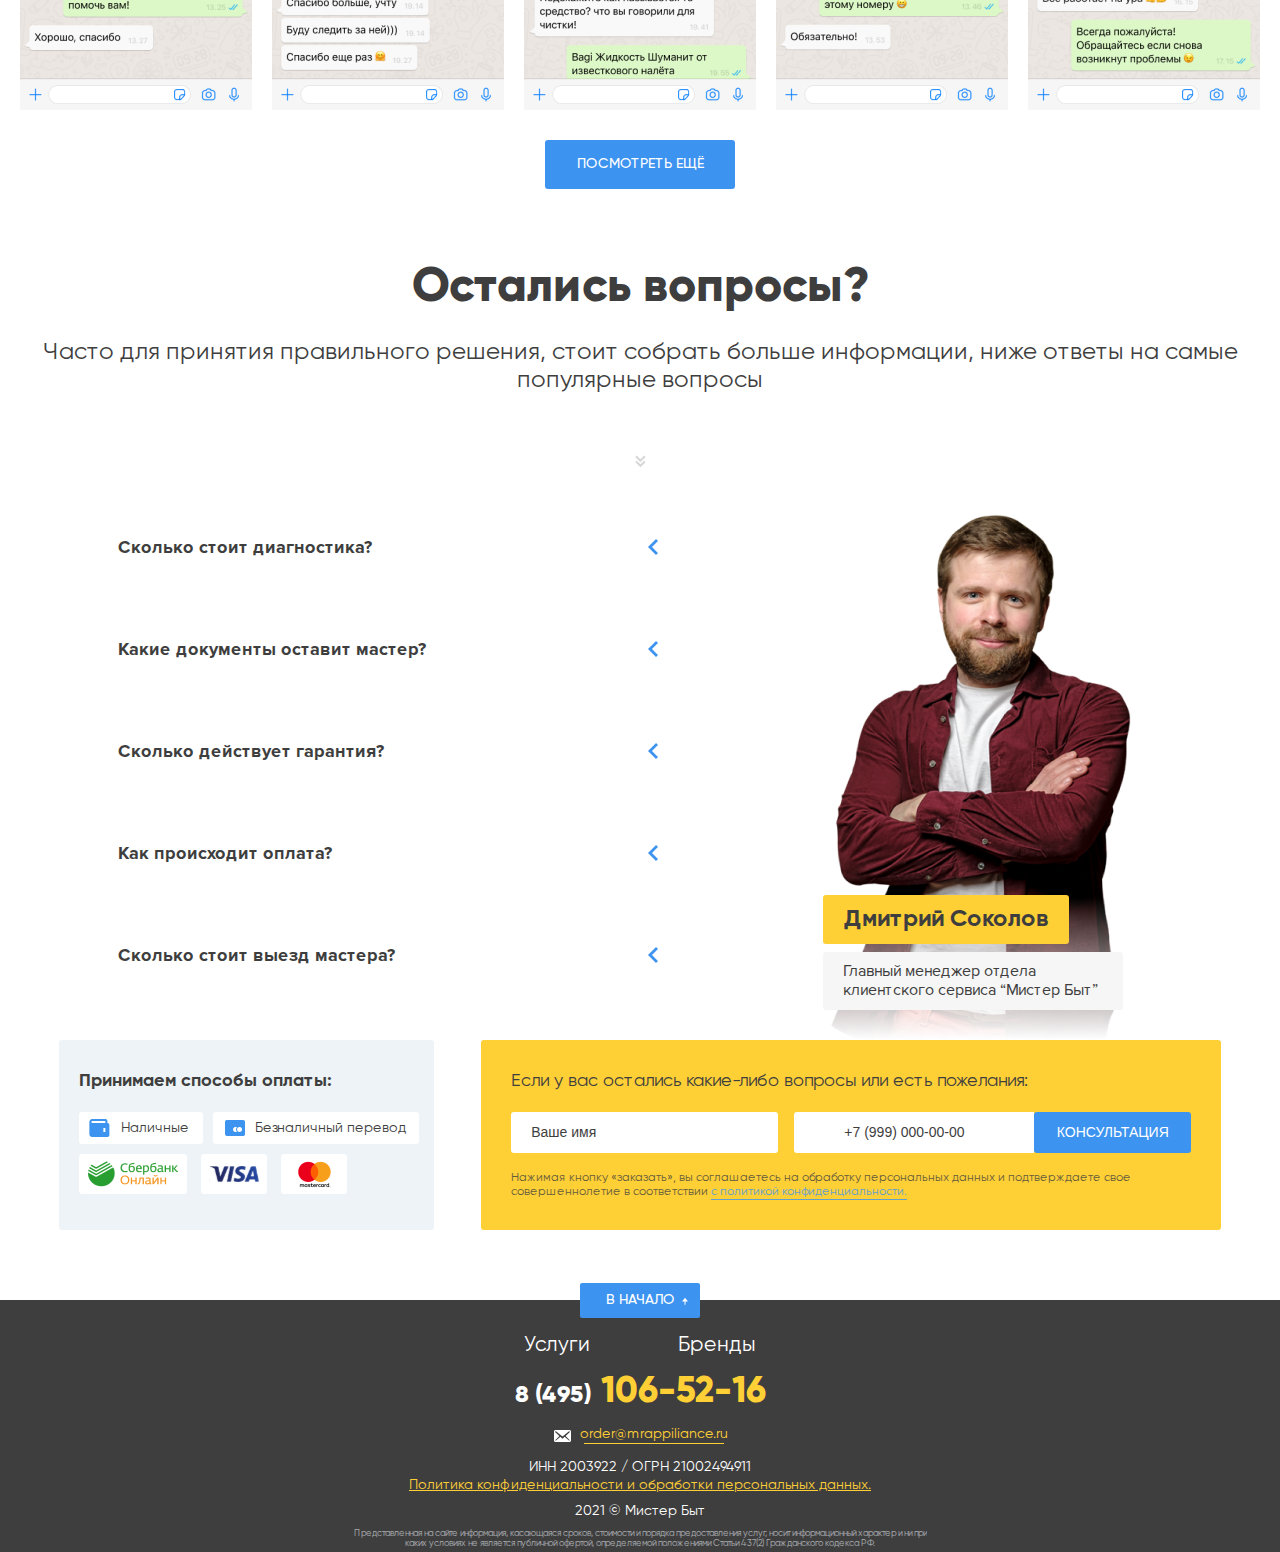
<file: review.html>
<!DOCTYPE html>
<html lang="en">

<head>
  <meta charset="UTF-8">
  <meta http-equiv="X-UA-Compatible" content="IE=edge">
  <meta name="viewport" content="width=device-width, initial-scale=1.0">
  <title>Cleaning service</title>
  <link rel="stylesheet" href="css/slick.css">
  <link rel="stylesheet" href="css/select2.min.css">
  <link rel="stylesheet" href="css/fonts.css">
  <link rel="stylesheet" href="css/style.css">
  <link rel="stylesheet" href="css/about.css">
  <link rel="stylesheet" href="css/contact.css">
  <link rel="stylesheet" href="css/review.css">
  <link rel="stylesheet" href="css/media.css">
</head>
<body>
  <header class="header">
    <header class="header">
      <div class="container">
        <div class="header__wrapper">
          <a href="index.html" class="header__logo">
            <img src="img/logo.jpg" alt="">
          </a>
          <div class="header__block">
            <div class="header__mobile-menu">
              <span class="header__mobile-menu-line"></span>
              <span class="header__mobile-menu-line"></span>
              <span class="header__mobile-menu-line"></span>
              <span class="header__mobile-menu-line"></span>
            </div>
            <nav class="header__nav">
              <ul class="header__nav-menu">
                <li class="header__nav-menu-list">
                  <a href="price.html" class="header__nav-menu-link">Цены на услуги</a>
                </li>
                <li class="header__nav-menu-list">
                  <a href="about.html" class="header__nav-menu-link">О компании</a>
                </li>
                <li class="header__nav-menu-list">
                  <a href="review.html" class="header__nav-menu-link">Отзывы</a>
                </li>
                <li class="header__nav-menu-list">
                  <a href="contact.html" class="header__nav-menu-link">Контакты</a>
                </li>
              </ul>
            </nav>
          <div class="header__list">
            <select name="" class="select-list">
              <option value="">Moсква и Подмосковье</option>
              <option value="">Moсква и Подмосковье</option>
              <option value="">Moсква и Подмосковье</option>
            </select>
          </div>
          <a href="tel:80498881234" class="header__phone-link"> <span>8 (495)</span> 106-52-16</a>
          <!-- ---------------main-menu -->
          <div class="main-menu">
            <ul class="main-menu__items">
              <li class="main-menu__list">
                <a href="#numb-1" class="tab active">Стиральные машины</a>
              </li>
              <li class="main-menu__list">
                <a href="#numb-2" class="tab">Посудомоечные машины</a>
              </li>
              <li class="main-menu__list">
                <a href="#numb-3" class="tab">Холодильники</a>
              </li>
            </ul>
            <ul class="main-menu__drop active" id="numb-1">
              <li class="main-menu__drop-item">Не морозит</li>
              <li class="main-menu__drop-item">Перемораживает</li>
              <li class="main-menu__drop-item">Намерзает лёд</li>
              <li class="main-menu__drop-item">Не включается</li>
              <li class="main-menu__drop-item">Не выключается</li>
              <li class="main-menu__drop-item">Не включается</li>
              <li class="main-menu__drop-item">Сильно шумит</li>
              <li class="main-menu__drop-item">Протекает</li>
              <li class="main-menu__drop-item">Не холодит</li>
              <li class="main-menu__drop-item">Греется</li>
              <li class="main-menu__drop-item-link"><a href="">подробнее</a></li>
            </ul>
            <ul class="main-menu__drop" id="numb-2">
              <li class="main-menu__drop-item">Не включается</li>
              <li class="main-menu__drop-item">Сильно шумит</li>
              <li class="main-menu__drop-item">Не морозит</li>
              <li class="main-menu__drop-item">Перемораживает</li>
              <li class="main-menu__drop-item">Намерзает лёд</li>
              <li class="main-menu__drop-item">Не включается</li>
              <li class="main-menu__drop-item">Не выключается</li>
              <li class="main-menu__drop-item">Протекает</li>
              <li class="main-menu__drop-item">Не холодит</li>
              <li class="main-menu__drop-item">Греется</li>
              <li class="main-menu__drop-item-link"><a href="">подробнее</a></li>
            </ul>
            <ul class="main-menu__drop" id="numb-3">
              <li class="main-menu__drop-item">Не морозит</li>
              <li class="main-menu__drop-item">Перемораживает</li>
              <li class="main-menu__drop-item">Намерзает лёд</li>
              <li class="main-menu__drop-item">Не включается</li>
              <li class="main-menu__drop-item">Сильно шумит</li>
              <li class="main-menu__drop-item">Протекает</li>
              <li class="main-menu__drop-item">Не холодит</li>
              <li class="main-menu__drop-item">Греется</li>
              <li class="main-menu__drop-item">Не выключается</li>
              <li class="main-menu__drop-item">Не включается</li>
              <li class="main-menu__drop-item-link"><a href="">подробнее</a></li>
            </ul>
            <div class="main-menu-img"><img src="img/fridge-menu.png" alt=""></div>
          </div>

        </div>
        <div class="mobile-menu"><span></span><span></span><span></span><span></span></div>
        <nav class="nav-mobile">
          <ul class="nav-mobile-menu">
            <li class=" nav-mobile-item-category"><a href="" class="nav-mobile-link">Стиральные машины</a></li>
            <li class=" nav-mobile-item-category"><a href="" class="nav-mobile-link">Посудомоечные машины</a></li>
            <li class=" nav-mobile-item-category"><a href="" class="nav-mobile-link">Холодильники</a></li>
            <li class="nav-mobile-item"><a href="index.html" class="nav-mobile-link">Главная</a></li>
            <li class="nav-mobile-item"><a href="about.html" class="nav-mobile-link">О компании</a></li>
            <li class="nav-mobile-item"><a href="contact.html" class="nav-mobile-link">Контакты</a></li>
            <li class="nav-mobile-item"><a href="review.html" class="nav-mobile-link">Отзывы</a></li>
            <li class="nav-mobile-item"><a href="price.html" class="nav-mobile-link">Цены на услуги</a></li>
            <li class="nav-mobile-item"><a href="brend.html" class="nav-mobile-link">Бренды</a></li>
            <li class="nav-mobile-item"><a href="servise.html" class="nav-mobile-link">Услуги</a></li>
          </ul>
          <div class="nav-mobile-bottom">
            <p class="nav-mobile-text">Время работы 8:00 - 22:00 (без выходных)</p>
            <a href="tel:80498881234" class="nav-mobile-phone"> <span>8 (495)</span> 106-52-16</a>
            <div class="nav-mobile__footer"><button class="btn nav-mobile-btn">Вызвать мастера</button></div>
          </div>
        </nav>
      </div>
    </div>
  </header>
  <!-- ----------------------------end header -->

 <!-- ------------------------section slider -->
 <section class="slider">
  <div class="slider__block slider__block-review">
    <div class="container">
      <p class="slider__title slider__title-review">Помогите нам стать лучше!</p>
      <p class="slider__text slider__text-review">Если у вас есть вопросы, которые требуют немедленного решения, позвоните или напишите нам.</p>
    </div>
  </div>
</section>
<!--  ---------------------------section slider end---------------------------- -->

<!-- -------------------------- testimonials------------------------------------- --> 

  <section class="testimonials testimonial__review">
    <div class="container">
      <div class="inner-top">
        <p class="inner-title">Что о нас говорят?</p>
        <p class="inner-subtitle testimonials__subtitle">О качестве работ компании говорят ее клиенты. Изучить мнение
          наших заказчиков вы можете ниже или в сервисах Google, Яндекс. Нам есть, чем гордиться!</p>
        <a href="" class="inner-link"><img src="img/icon-down-arrow.svg" alt=""></a>
      </div>
      <div class="testimonials__wrapper">
        <div class="testimonials-img"><img src="img/review/review-1.jpg" alt=""></div>
        <div class="testimonials-img"><img src="img/review/review-2.jpg" alt=""></div>
        <div class="testimonials-img"><img src="img/review/review-3.jpg" alt=""></div>
        <div class="testimonials-img"><img src="img/review/review-4.jpg" alt=""></div>
        <div class="testimonials-img"><img src="img/review/review-5.jpg" alt=""></div>
        <div class="testimonials-img"><img src="img/review/review-6.jpg" alt=""></div>
        <div class="testimonials-img"><img src="img/review/review-7.jpg" alt=""></div>
        <div class="testimonials-img"><img src="img/review/review-8.jpg" alt=""></div>
        <div class="testimonials-img"><img src="img/review/review-9.jpg" alt=""></div>
        <div class="testimonials-img"><img src="img/review/review-10.jpg" alt=""></div>
        <div class="testimonials-img"><img src="img/review/review-11.jpg" alt=""></div>
        <div class="testimonials-img"><img src="img/review/review-12.jpg" alt=""></div>
        <div class="testimonials-img"><img src="img/review/review-13.jpg" alt=""></div>
        <div class="testimonials-img"><img src="img/review/review-14.jpg" alt=""></div>
        <div class="testimonials-img"><img src="img/review/review-15.jpg" alt=""></div>
        <div class="testimonials-img"><img src="img/review/review-16.jpg" alt=""></div>
        <div class="testimonials-img"><img src="img/review/review-17.jpg" alt=""></div>
        <div class="testimonials-img"><img src="img/review/review-18.jpg" alt=""></div>
        <div class="testimonials-img"><img src="img/review/review-13.jpg" alt=""></div>
        <div class="testimonials-img"><img src="img/review/review-13.jpg" alt=""></div>
      </div>
      <div class="testimonials__bottom">
        <a href="" class="testimonials-link">Смотреть все отзывы</a>
        <div class="testimonials__bottom-right">
          <div class="testimonials__bottom-img"><img src="img/rating-yandex.png" alt=""></div>
          <div class="testimonials__bottom-img"><img src="img/rating-google.png" alt=""></div>
        </div>
      </div>
    </div>
  </section>

  <!--  ------------------------testimonials end---------------------------- -->

<section class="reviews">
  <div class="container">
    <div class="reviews__wrapper">
      <div class="reviews__block"><img src="img/reviews/1.jpg" alt=""></div>
      <div class="reviews__block"><img src="img/reviews/2.jpg" alt=""></div>
      <div class="reviews__block"><img src="img/reviews/3.jpg" alt=""></div>
      <div class="reviews__block"><img src="img/reviews/4.jpg" alt=""></div>
      <div class="reviews__block"><img src="img/reviews/5.jpg" alt=""></div>
      <div class="reviews__block"><img src="img/reviews/6.jpg" alt=""></div>
      <div class="reviews__block"><img src="img/reviews/7.jpg" alt=""></div>
      <div class="reviews__block"><img src="img/reviews/8.jpg" alt=""></div>
      <div class="reviews__block"><img src="img/reviews/9.jpg" alt=""></div>
      <div class="reviews__block"><img src="img/reviews/10.jpg" alt=""></div>
      <div class="reviews__block"><img src="img/reviews/11.jpg" alt=""></div>
      <div class="reviews__block"><img src="img/reviews/12.jpg" alt=""></div>
      <div class="reviews__block"><img src="img/reviews/13.jpg" alt=""></div>
      <div class="reviews__block"><img src="img/reviews/14.jpg" alt=""></div>
      <div class="reviews__block"><img src="img/reviews/15.jpg" alt=""></div>
    </div>
    <a href="" class="reviews__link">Посмотреть ещё</a>
  </div>
</section>



  <section class="question">
    <div class="container">
      <div class="inner-top">
        <p class="inner-title confidence__title">Остались вопросы?</p>
        <p class="inner-subtitle confidence__subtittle">Часто для принятия правильного решения, стоит собрать больше
          информации, ниже ответы на самые популярные вопросы </p>
        <a href="" class="inner-link"><img src="img/icon-down-arrow.svg" alt=""></a>
      </div>
      <div class="question__wrapper">
        <div class="question__left">
          <div class="question__tab">
            <p class="question__tab-title">Сколько стоит диагностика?</p>
            <p class="question__tab-text">Приоритетным направлением деятельности нашей специализированной компании
              является ремонт бытовой техники на дому.</p>
          </div>
          <div class="question__tab">
            <p class="question__tab-title">Какие документы оставит мастер?</p>
            <p class="question__tab-text">Приоритетным направлением деятельности нашей специализированной компании
              является ремонт бытовой техники на дому.</p>
          </div>
          <div class="question__tab">
            <p class="question__tab-title">Сколько действует гарантия?</p>
            <p class="question__tab-text">Приоритетным направлением деятельности нашей специализированной компании
              является ремонт бытовой техники на дому.</p>
          </div>
          <div class="question__tab">
            <p class="question__tab-title">Как происходит оплата?</p>
            <p class="question__tab-text">Приоритетным направлением деятельности нашей специализированной компании
              является ремонт бытовой техники на дому.</p>
          </div>
          <div class="question__tab">
            <p class="question__tab-title">Сколько стоит выезд мастера?</p>
            <p class="question__tab-text">Приоритетным направлением деятельности нашей специализированной компании
              является ремонт бытовой техники на дому.</p>
          </div>
        </div>
        <div class="question__right">
          <div class="question__img"><img src="img/man.png" alt=""></div>
          <div class="question__right-bottom">
            <div class="question__right-bottom-title">
              <p>Дмитрий Соколов</p>
            </div>
            <div class="question__right-bootom-text">
              <p>Главный менеджер отдела клиентского сервиса “Мистер Быт”</p>
            </div>
          </div>
        </div>
      </div>
      <div class="payment">
        <div class="payment__left">
          <p class="payment__left-title">Принимаем способы оплаты:</p>
          <div class="payment__left-block">
            <span class="pay cash">Наличные</span>
            <span class="pay bank">Безналичный перевод</span>
            <span class="pay sberbank"></span>
            <span class="pay visa"></span>
            <span class="pay mastercard"></span>
          </div>
        </div>
        <div class="payment__right">
          <p class="payment__right-title">Если у вас остались какие-либо вопросы или есть пожелания:</p>
          <form action="" class="payment__form">
            <input class="input-text" type="text" placeholder="Ваше имя">
            <input class="input-phone" type="phone" placeholder="+7 (999) 000-00-00">
            <button class="btn payment__right-btn">консультация</button>
          </form>
          <p class="payment__right-text">Нажимая кнопку «заказать», вы соглашаетесь на обработку персональных данных и
            подтверждаете свое совершеннолетие в соответствии <a href="">с политикой конфиденциальности.</a></p>
        </div>
      </div>
    </div>
  </section>
  
  <!-- ----------------------------footer-------- -->
  <footer class="footer">
    <div class="container">
      <div class="footer__menu">
        <ul>
          <li><a href="servise.html">Услуги</a></li>
          <li><a href="brend.html">Бренды</a></li>
        </ul>
      </div>
    </div>
    <button class="btn btn-up">В начало</button>
    <a href="tel:84951065216" class="footer__phone-link">8 (495)<span> 106-52-16</span></a>
    <a href="mailto:order@mrappiliance.ru" class="footer__email-link">order@mrappiliance.ru</a>
    <p class="footer__info">ИНН 2003922 / ОГРН 21002494911</p>
    <a href="" class="footer__link">Политика конфиденциальности и обработки персональных данных.</a>
    <p class="footer__copyright">2021 © Мистер Быт</p>
    <p class="footer-text">Представленная на сайте информация, касающаяся сроков, стоимости и порядка предоставления
      услуг, носит информационный характер и ни при каких условиях не является публичной офертой, определяемой
      положениями Статьи 437(2) Гражданского кодекса РФ.</p>
  </footer>
  
  <script src="js/jquery-3.6.0.min.js"></script>
  <script src="js/select2.min.js"></script>
  <script src="js/slick.min.js"></script>
  <script src="js/main.js"></script>
</body>
</html>
</file>
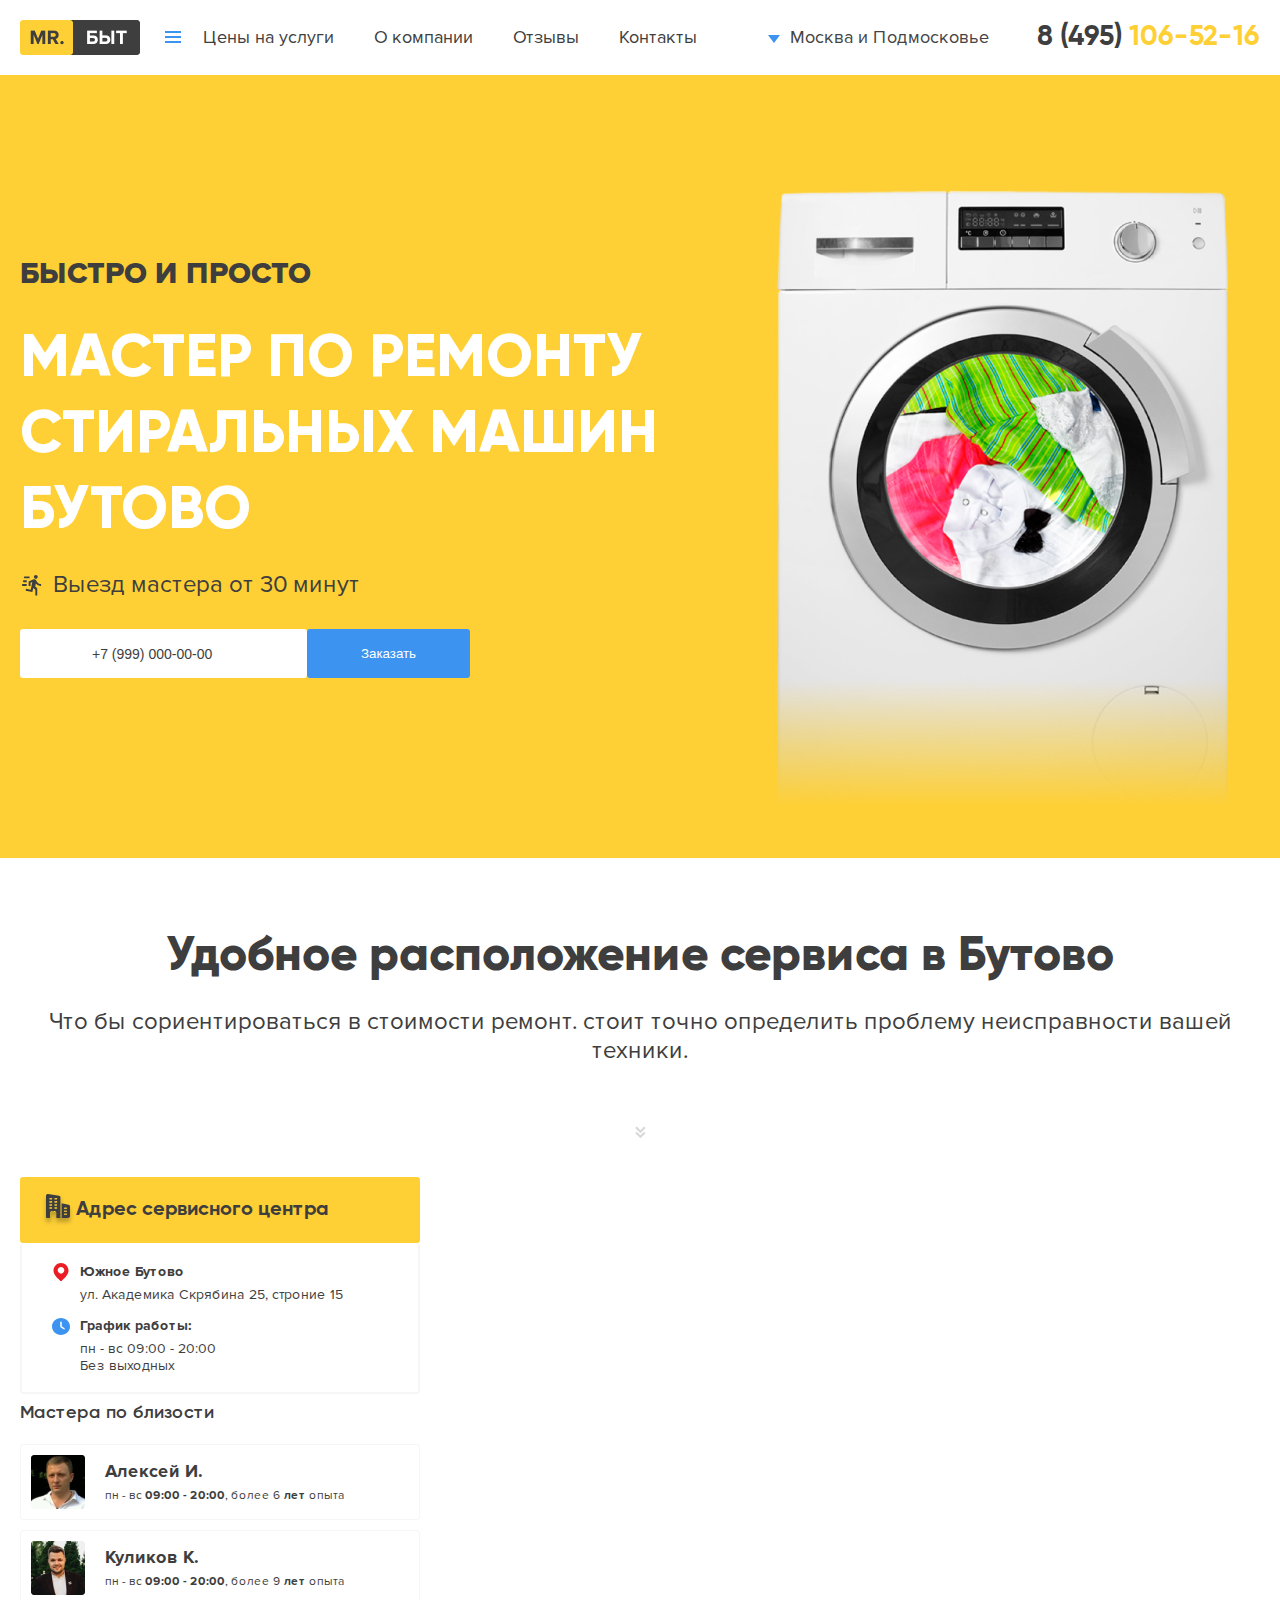
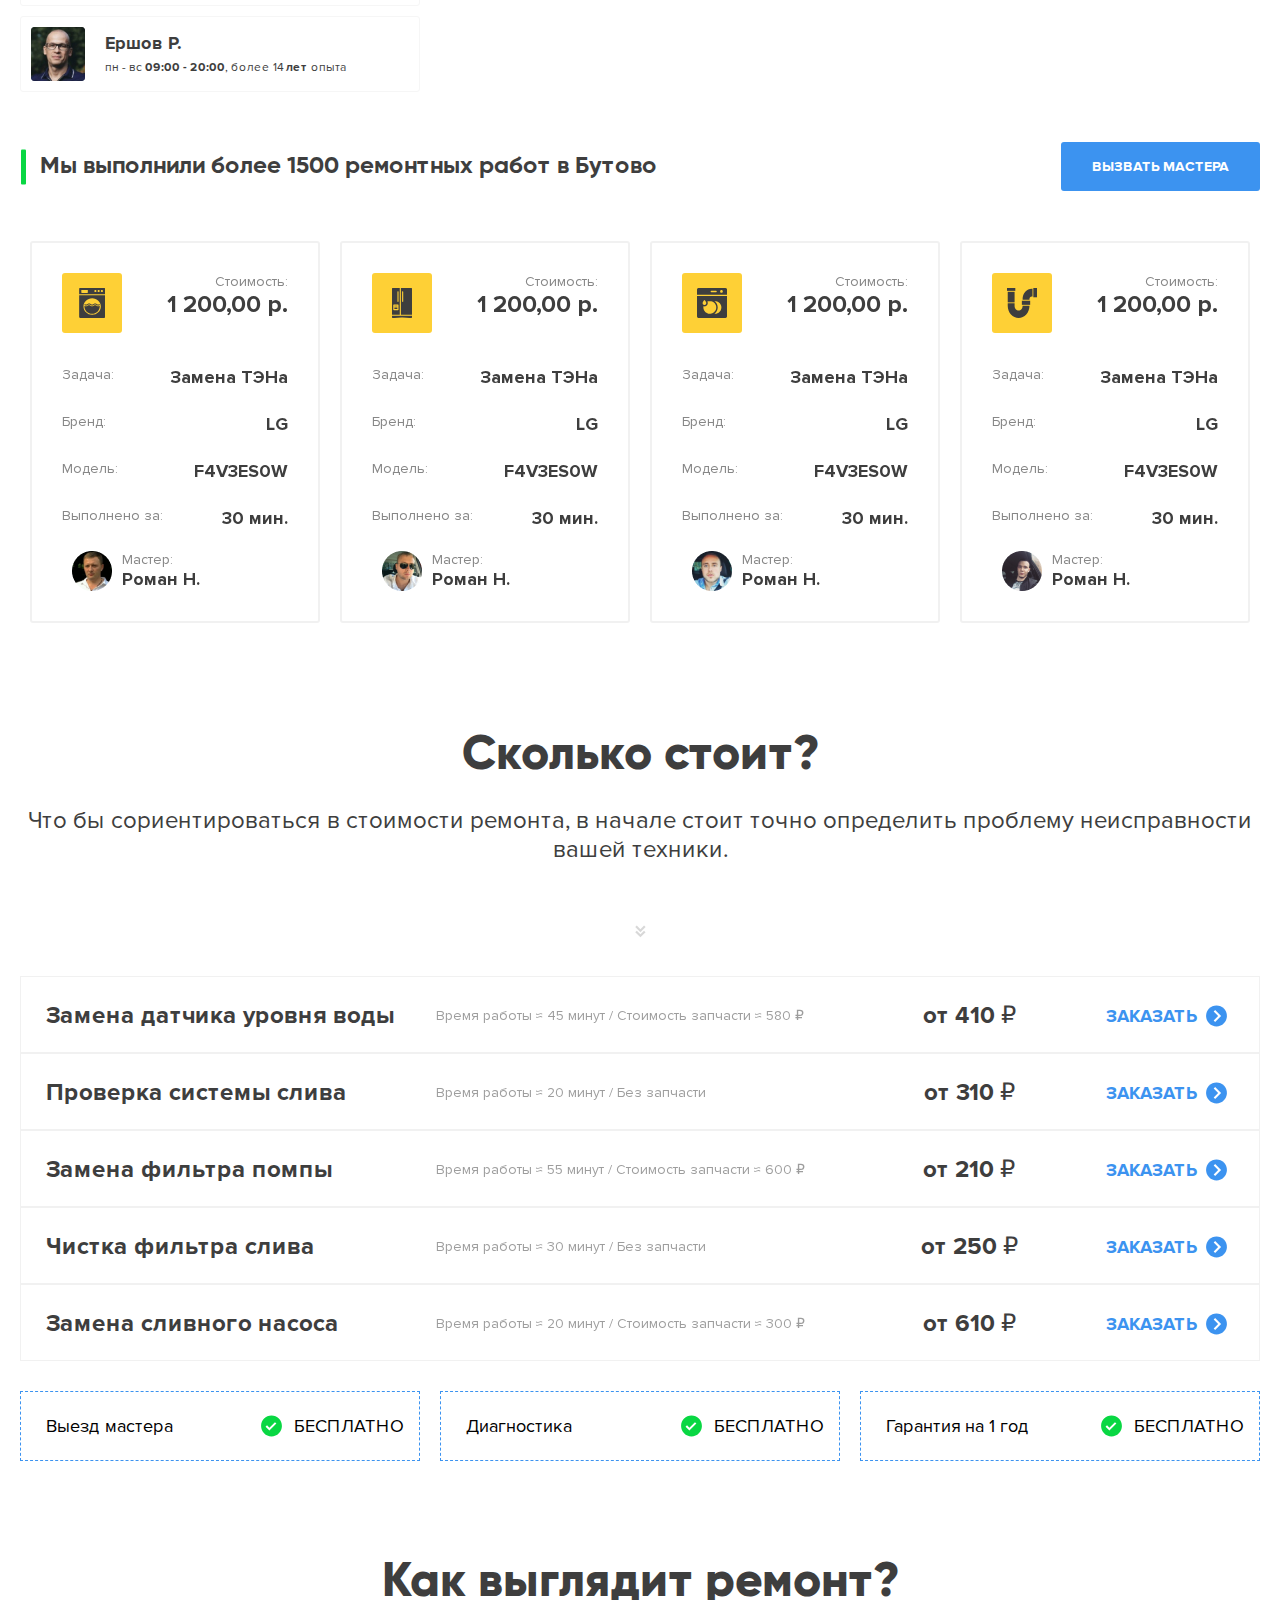
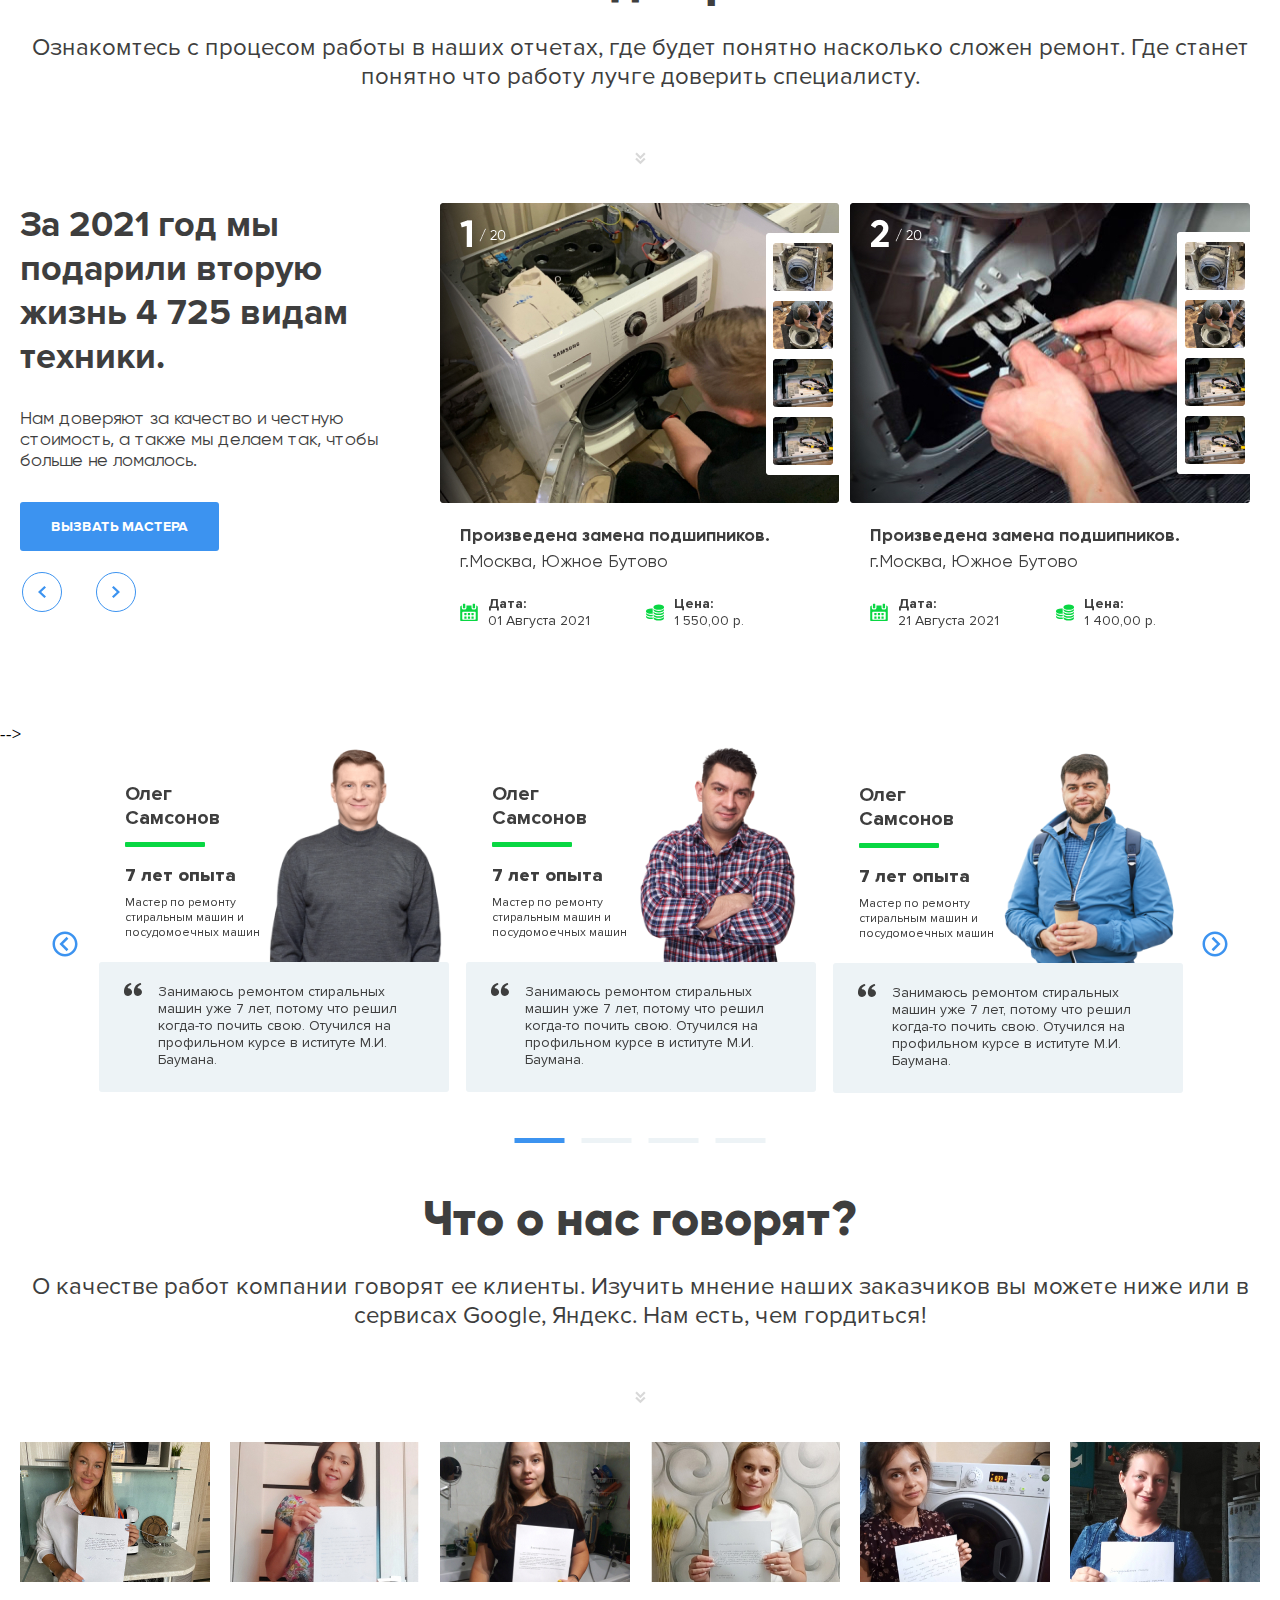
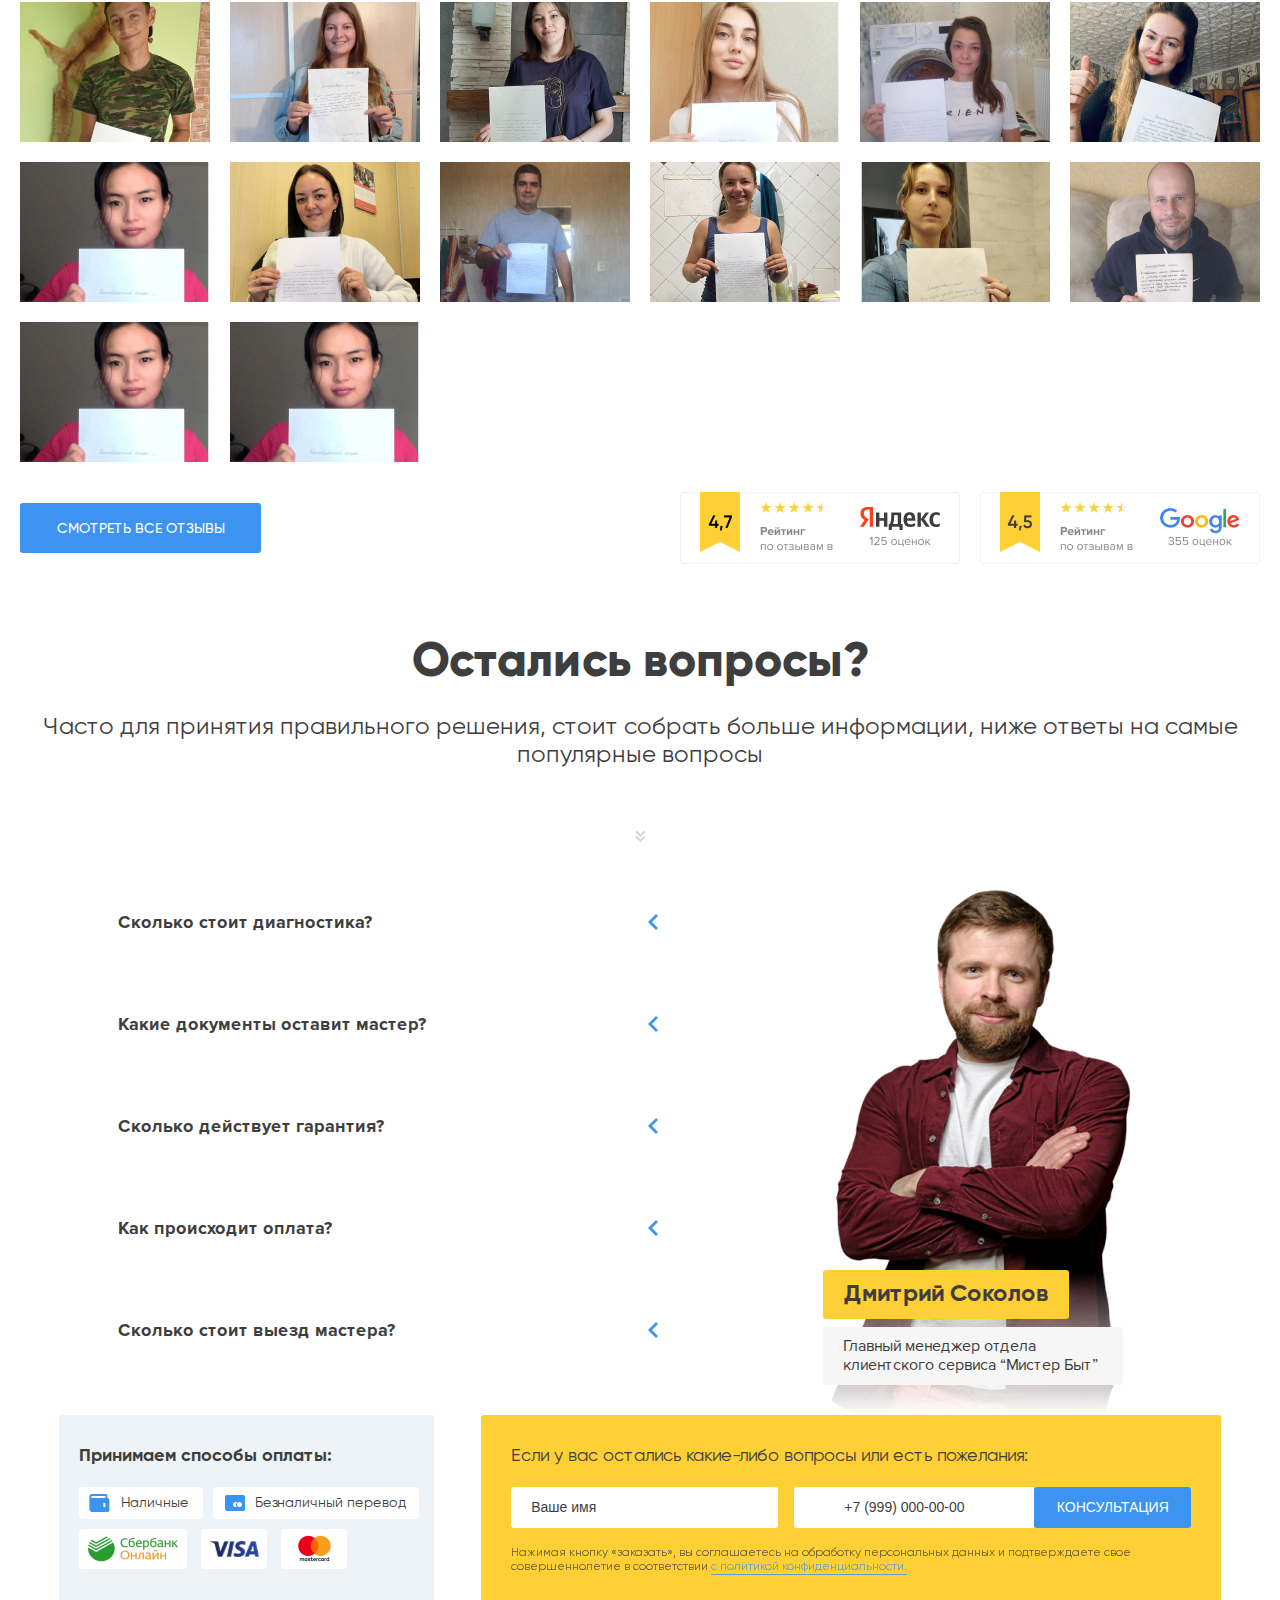
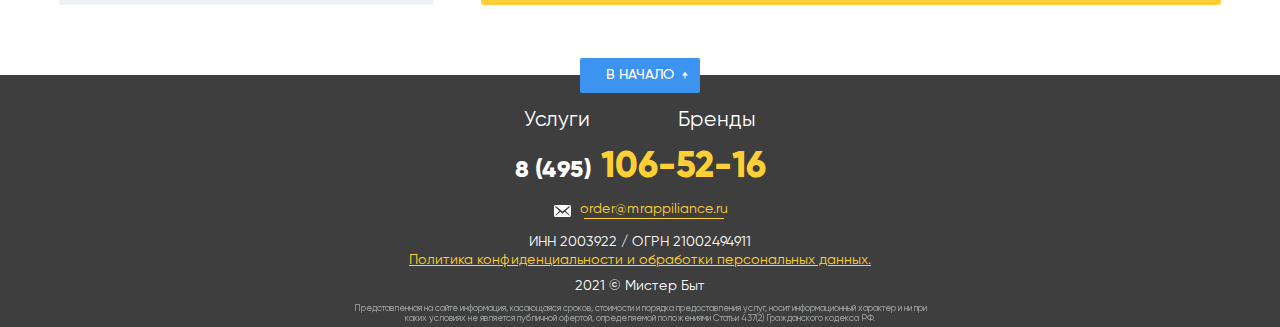
<file: servise.html>
<!DOCTYPE html>
<html lang="en">

<head>
  <meta charset="UTF-8">
  <meta http-equiv="X-UA-Compatible" content="IE=edge">
  <meta name="viewport" content="width=device-width, initial-scale=1.0">
  <title>Cleaning service</title>
  <link rel="stylesheet" href="css/slick.css">
  <link rel="stylesheet" href="css/select2.min.css">
  <link rel="stylesheet" href="css/fonts.css">
  <link rel="stylesheet" href="css/style.css">
  <link rel="stylesheet" href="css/about.css">
  <link rel="stylesheet" href="css/contact.css">
  <link rel="stylesheet" href="css/review.css">
  <link rel="stylesheet" href="css/servise.css">
  <link rel="stylesheet" href="css/pop-up.css">
  <link rel="stylesheet" href="css/media.css">
</head>

<body>
  <header class="header">
    <div class="container">
      <div class="header__wrapper">
        <a href="" class="header__logo">
          <img src="img/logo.jpg" alt="">
        </a>
        <div class="header__block">
          <div class="header__mobile-menu">
            <span class="header__mobile-menu-line"></span>
            <span class="header__mobile-menu-line"></span>
            <span class="header__mobile-menu-line"></span>
            <span class="header__mobile-menu-line"></span>
          </div>
          <nav class="header__nav">
            <ul class="header__nav-menu">
              <li class="header__nav-menu-list">
                <a href="" class="header__nav-menu-link">Цены на услуги</a>
              </li>
              <li class="header__nav-menu-list">
                <a href="about.html" class="header__nav-menu-link">О компании</a>
              </li>
              <li class="header__nav-menu-list">
                <a href="" class="header__nav-menu-link">Отзывы</a>
              </li>
              <li class="header__nav-menu-list">
                <a href="contact.html" class="header__nav-menu-link">Контакты</a>
              </li>
            </ul>
          </nav>
          <div class="header__list">
            <select name="" class="select-list">
              <option value="">Moсква и Подмосковье</option>
              <option value="">Moсква и Подмосковье</option>
              <option value="">Moсква и Подмосковье</option>
            </select>
          </div>
          <a href="tel:80498881234" class="header__phone-link"> <span>8 (495)</span> 106-52-16</a>
          <!-- ---------------main-menu -->
          <div class="main-menu">
            <ul class="main-menu__items">
              <li class="main-menu__list">
                <a href="#numb-1" class="tab active">Стиральные машины</a>
              </li>
              <li class="main-menu__list">
                <a href="#numb-2" class="tab">Посудомоечные машины</a>
              </li>
              <li class="main-menu__list">
                <a href="#numb-3" class="tab">Холодильники</a>
              </li>
            </ul>
            <ul class="main-menu__drop active" id="numb-1">
              <li class="main-menu__drop-item">Не морозит</li>
              <li class="main-menu__drop-item">Перемораживает</li>
              <li class="main-menu__drop-item">Намерзает лёд</li>
              <li class="main-menu__drop-item">Не включается</li>
              <li class="main-menu__drop-item">Не выключается</li>
              <li class="main-menu__drop-item">Не включается</li>
              <li class="main-menu__drop-item">Сильно шумит</li>
              <li class="main-menu__drop-item">Протекает</li>
              <li class="main-menu__drop-item">Не холодит</li>
              <li class="main-menu__drop-item">Греется</li>
              <li class="main-menu__drop-item-link"><a href="">подробнее</a></li>
            </ul>
            <ul class="main-menu__drop" id="numb-2">
              <li class="main-menu__drop-item">Не включается</li>
              <li class="main-menu__drop-item">Сильно шумит</li>
              <li class="main-menu__drop-item">Не морозит</li>
              <li class="main-menu__drop-item">Перемораживает</li>
              <li class="main-menu__drop-item">Намерзает лёд</li>
              <li class="main-menu__drop-item">Не включается</li>
              <li class="main-menu__drop-item">Не выключается</li>
              <li class="main-menu__drop-item">Протекает</li>
              <li class="main-menu__drop-item">Не холодит</li>
              <li class="main-menu__drop-item">Греется</li>
              <li class="main-menu__drop-item-link"><a href="">подробнее</a></li>
            </ul>
            <ul class="main-menu__drop" id="numb-3">
              <li class="main-menu__drop-item">Не морозит</li>
              <li class="main-menu__drop-item">Перемораживает</li>
              <li class="main-menu__drop-item">Намерзает лёд</li>
              <li class="main-menu__drop-item">Не включается</li>
              <li class="main-menu__drop-item">Сильно шумит</li>
              <li class="main-menu__drop-item">Протекает</li>
              <li class="main-menu__drop-item">Не холодит</li>
              <li class="main-menu__drop-item">Греется</li>
              <li class="main-menu__drop-item">Не выключается</li>
              <li class="main-menu__drop-item">Не включается</li>
              <li class="main-menu__drop-item-link"><a href="">подробнее</a></li>
            </ul>
            <div class="main-menu-img"><img src="img/fridge-menu.png" alt=""></div>
          </div>

        </div>
        <div class="mobile-menu"><span></span><span></span><span></span><span></span></div>
        <nav class="nav-mobile">
          <ul class="nav-mobile-menu">
            <li class=" nav-mobile-item-category"><a href="" class="nav-mobile-link">Стиральные машины</a></li>
            <li class=" nav-mobile-item-category"><a href="" class="nav-mobile-link">Посудомоечные машины</a></li>
            <li class=" nav-mobile-item-category"><a href="" class="nav-mobile-link">Холодильники</a></li>
            <li class="nav-mobile-item"><a href="index.html" class="nav-mobile-link">Главная</a></li>
            <li class="nav-mobile-item"><a href="about.html" class="nav-mobile-link">О компании</a></li>
            <li class="nav-mobile-item"><a href="contact.html" class="nav-mobile-link">Контакты</a></li>
            <li class="nav-mobile-item"><a href="review.html" class="nav-mobile-link">Отзывы</a></li>
            <li class="nav-mobile-item"><a href="price.html" class="nav-mobile-link">Цены на услуги</a></li>
            <li class="nav-mobile-item"><a href="brend.html" class="nav-mobile-link">Бренды</a></li>
            <li class="nav-mobile-item"><a href="servise.html" class="nav-mobile-link">Услуги</a></li>
          </ul>
          <div class="nav-mobile-bottom">
            <p class="nav-mobile-text">Время работы 8:00 - 22:00 (без выходных)</p>
            <a href="tel:80498881234" class="nav-mobile-phone"> <span>8 (495)</span> 106-52-16</a>
            <div class="nav-mobile__footer"><button class="btn nav-mobile-btn">Вызвать мастера</button></div>
          </div>
        </nav>
      </div>
    </div>
  </header>
  <!-- ----------------------------end header -->
  <!-- ------------------------section slider -->
  <section class="slider">
    <div class="slider__block slider__block-servise">
      <div class="container">
        <p class="slider__subtitle">БЫСТРО И ПРОСТО</p>
        <p class="slider__title">мастер по ремонту стиральных машин бутово</p>
        <form action="" class="slider__form">
          <label for="" class="slider__label">Выезд мастера от 30 минут</label>
          <div class="slider__form-block">
            <input type="text" placeholder="+7 (999) 000-00-00" class="slider__input">
            <button class="btn slider__btn bg-blue-light">Заказать</button>
          </div>
        </form>
      </div>
    </div>
  </section>
  <!-- ---------------------------section slider end---------------------------->

  <!-- ----------------------------location ------------------------------------- -->
  <section class="servise-location">
    <div class="container">
      <div class="inner-top">
        <p class="inner-title servise__title">Удобное расположение сервиса в Бутово</p>
        <p class="inner-subtitle servise__subtittle">Что бы сориентироваться в стоимости ремонт. стоит точно определить
          проблему неисправности вашей техники.</p>
        <a href="" class="inner-link"><img src="img/icon-down-arrow.svg" alt=""></a>
      </div>

      <div class="servise-location-wrapper">
        <div class="servise-location-left">
          <p class="location-left__title">Адрес сервисного центра</p>
          <ul class="location-left__list">
            <li class="location-left__district">Южное Бутово
              <span>ул. Академика Скрябина 25, строние 15</span>
            </li>
            <li class="location-left__work">График работы:
              <span>пн - вс 09:00 - 20:00</span>
              <span>Без выходных</span>
            </li>
          </ul>
          <p class="location-left__master-loc">Мастера по близости</p>
          <div class="location-left__master-info-block">
            <p class="master-info-block-name">Алексей И.</p>
            <p class="master-info-block-time">пн - вс <span>09:00 - 20:00</span>, более 6 <span>лет</span> опыта</p>
          </div>
          <div class="location-left__master-info-block">
            <p class="master-info-block-name">Куликов К.</p>
            <p class="master-info-block-time">пн - вс <span>09:00 - 20:00</span>, более 9 <span>лет</span> опыта</p>
          </div>
          <div class="location-left__master-info-block">
            <p class="master-info-block-name">Ершов Р.</p>
            <p class="master-info-block-time">пн - вс <span>09:00 - 20:00</span>, более 14 <span>лет</span> опыта</p>
          </div>
        </div>
        <div class="servise-location-right">
          <iframe
            src="https://www.google.com/maps/embed?pb=!1m18!1m12!1m3!1d2243.006612630821!2d37.79647141568001!3d55.793123080564136!2m3!1f0!2f0!3f0!3m2!1i1024!2i768!4f13.1!3m3!1m2!1s0x46b534d290d8f4b5%3A0x18414678fd2725c!2z0JzQtdGC0YDQviDCq9Cf0LXRgNCy0L7QvNCw0LnRgdC60LDRj8K7!5e0!3m2!1sru!2sua!4v1643796686954!5m2!1sru!2sua"
            width="100%" height="100%" style="border:0;" allowfullscreen="" loading="lazy"></iframe>
        </div>
      </div>
    </div>
  </section>
  <!-- ----------------------------location end------------------------------------- -->

  <!-- --------------------------------- call-to-master-------------------------- -->

  <section class="call-to-master">
    <div class="container">
      <div class="call-to-master__wrapper">
        <p class="call-to-master__text">Мы выполнили более 1500 ремонтных работ в Бутово</p>
        <a href="" class="call-to-master__link call-to-master">Вызвать мастера</a>
      </div>
    </div>
  </section>

  <!-- --------------------------------- call-to-master end-------------------------- -->

  <!-- --------------------------------- task-master-------------------------- -->

  <section class="task-master">
    <div class="container">
      <div class="task-master__wrapper">
        <div class="task-master__slide">
          <div class="task-master__block">
            <ul class="master__block-top">
              <li><img src="img/task-master-wash.svg" alt=""></li>
              <li>
                <span>Стоимость:</span>
                <span>1 200,00 р.</span>
              </li>
            </ul>
            <ul class="task-master__block-list">
              <li class="master__block-item">
                <span>Задача:</span>
                <span>Замена ТЭНа</span>
              </li>
              <li class="master__block-item">
                <span>Бренд:</span>
                <span>LG</span>
              </li>
              <li class="master__block-item">
                <span>Модель:</span>
                <span>F4V3ES0W</span>
              </li>
              <li class="master__block-item">
                <span>Выполнено за:</span>
                <span>30 мин.</span>
              </li>
            </ul>
            <ul class="master__block-bottom">
              <li><img src="img/task-master-1.png" alt=""></li>
              <li>
                <span>Мастер:</span>
                <span>Роман Н.</span>
              </li>
            </ul>
          </div>
        </div>
        <div class="task-master__slide">
          <div class="task-master__block">
            <ul class="master__block-top">
              <li><img src="img/task-master-fridge.svg" alt=""></li>
              <li>
                <span>Стоимость:</span>
                <span>1 200,00 р.</span>
              </li>
            </ul>
            <ul class="task-master__block-list">
              <li class="master__block-item">
                <span>Задача:</span>
                <span>Замена ТЭНа</span>
              </li>
              <li class="master__block-item">
                <span>Бренд:</span>
                <span>LG</span>
              </li>
              <li class="master__block-item">
                <span>Модель:</span>
                <span>F4V3ES0W</span>
              </li>
              <li class="master__block-item">
                <span>Выполнено за:</span>
                <span>30 мин.</span>
              </li>
            </ul>
            <ul class="master__block-bottom">
              <li><img src="img/task-master-2.png" alt=""></li>
              <li>
                <span>Мастер:</span>
                <span>Роман Н.</span>
              </li>
            </ul>
          </div>
        </div>
        <div class="task-master__slide">
          <div class="task-master__block">
            <ul class="master__block-top">
              <li><img src="img/task-master-platewash.svg" alt=""></li>
              <li>
                <span>Стоимость:</span>
                <span>1 200,00 р.</span>
              </li>
            </ul>
            <ul class="task-master__block-list">
              <li class="master__block-item">
                <span>Задача:</span>
                <span>Замена ТЭНа</span>
              </li>
              <li class="master__block-item">
                <span>Бренд:</span>
                <span>LG</span>
              </li>
              <li class="master__block-item">
                <span>Модель:</span>
                <span>F4V3ES0W</span>
              </li>
              <li class="master__block-item">
                <span>Выполнено за:</span>
                <span>30 мин.</span>
              </li>
            </ul>
            <ul class="master__block-bottom">
              <li><img src="img/task-master-3.png" alt=""></li>
              <li>
                <span>Мастер:</span>
                <span>Роман Н.</span>
              </li>
            </ul>
          </div>
        </div>
        <div class="task-master__slide">
          <div class="task-master__block">
            <ul class="master__block-top">
              <li><img src="img/task-master-tube.svg" alt=""></li>
              <li>
                <span>Стоимость:</span>
                <span>1 200,00 р.</span>
              </li>
            </ul>
            <ul class="task-master__block-list">
              <li class="master__block-item">
                <span>Задача:</span>
                <span>Замена ТЭНа</span>
              </li>
              <li class="master__block-item">
                <span>Бренд:</span>
                <span>LG</span>
              </li>
              <li class="master__block-item">
                <span>Модель:</span>
                <span>F4V3ES0W</span>
              </li>
              <li class="master__block-item">
                <span>Выполнено за:</span>
                <span>30 мин.</span>
              </li>
            </ul>
            <ul class="master__block-bottom">
              <li><img src="img/task-master-4.png" alt=""></li>
              <li>
                <span>Мастер:</span>
                <span>Роман Н.</span>
              </li>
            </ul>
          </div>
        </div>
        <div class="task-master__slide">
          <div class="task-master__block">
            <ul class="master__block-top">
              <li><img src="img/task-master-fridge.svg" alt=""></li>
              <li>
                <span>Стоимость:</span>
                <span>1 200,00 р.</span>
              </li>
            </ul>
            <ul class="task-master__block-list">
              <li class="master__block-item">
                <span>Задача:</span>
                <span>Замена ТЭНа</span>
              </li>
              <li class="master__block-item">
                <span>Бренд:</span>
                <span>LG</span>
              </li>
              <li class="master__block-item">
                <span>Модель:</span>
                <span>F4V3ES0W</span>
              </li>
              <li class="master__block-item">
                <span>Выполнено за:</span>
                <span>30 мин.</span>
              </li>
            </ul>
            <ul class="master__block-bottom">
              <li><img src="img/task-master-3.png" alt=""></li>
              <li>
                <span>Мастер:</span>
                <span>Роман Н.</span>
              </li>
            </ul>
          </div>
        </div>

      </div>
    </div>
  </section>
  <!-- --------------------------------- task-master end-------------------------- -->
  <!-- --------------------------------- price-------------------------- -->
  <section class="price">
    <div class="container">
      <div class="inner-top">
        <p class="inner-title">Сколько стоит?</p>
        <p class="inner-subtitle">Что бы сориентироваться в стоимости ремонта, в начале стоит точно
          определить проблему неисправности вашей техники.</p>
        <a href="" class="inner-link"><img src="img/icon-down-arrow.svg" alt=""></a>

      </div>
      <div class="price__wrapper-top">
        <div class="price__wrapper-top-block">
          <div class="wrapper-top-1">
            <p class="wrapper-top-service">Замена датчика уровня воды</p>
            <p class="wrapper-top-time">Время работы ≈ 45 минут / Стоимость запчасти ≈ 580 ₽</p>
          </div>
          <div class="wrapper-top-2">
            <p class="wrapper-top-price">от 410 ₽</p>
            <button class="button wrapper-top-btn">заказать</button>
          </div>
        </div>
        <div class="price__wrapper-top-block">
          <div class="wrapper-top-1">
            <p class="wrapper-top-service">Проверка системы слива</p>
            <p class="wrapper-top-time">Время работы ≈ 20 минут / Без запчасти</p>
          </div>
          <div class="wrapper-top-2">
            <p class="wrapper-top-price">от 310 ₽</p>
            <button class="button wrapper-top-btn">заказать</button>
          </div>
        </div>
        <div class="price__wrapper-top-block">
          <div class="wrapper-top-1">
            <p class="wrapper-top-service">Замена фильтра помпы</p>
            <p class="wrapper-top-time">Время работы ≈ 55 минут / Стоимость запчасти ≈ 600 ₽</p>
          </div>
          <div class="wrapper-top-2">
            <p class="wrapper-top-price">от 210 ₽</p>
            <button class="button wrapper-top-btn">заказать</button>
          </div>
        </div>
        <div class="price__wrapper-top-block">
          <div class="wrapper-top-1">
            <p class="wrapper-top-service">Чистка фильтра слива</p>
            <p class="wrapper-top-time">Время работы ≈ 30 минут / Без запчасти</p>
          </div>
          <div class="wrapper-top-2">
            <p class="wrapper-top-price">от 250 ₽</p>
            <button class="button wrapper-top-btn">заказать</button>
          </div>
        </div>
        <div class="price__wrapper-top-block">
          <div class="wrapper-top-1">
            <p class="wrapper-top-service">Замена сливного насоса</p>
            <p class="wrapper-top-time">Время работы ≈ 20 минут / Стоимость запчасти ≈ 300 ₽</p>
          </div>
          <div class="wrapper-top-2">
            <p class="wrapper-top-price">от 610 ₽</p>
            <button class="button wrapper-top-btn">заказать</button>
          </div>
        </div>
      </div>
      <div class="price__wrapper-bottom">
        <div class="q1">
          <div class="price__wrapper-bottom-block">
            <p>Выезд мастера</p>
            <p>БЕСПЛАТНО</p>
          </div>
        </div>
        <div class="q2">
          <div class="price__wrapper-bottom-block">
            <p>Диагностика</p>
            <p>БЕСПЛАТНО</p>
          </div>
        </div>
        <div class="q3">
          <div class="price__wrapper-bottom-block">
            <p>Гарантия на 1 год</p>
            <p>БЕСПЛАТНО</p>
          </div>
        </div>
      </div>
    </div>
  </section>
  <!-- --------------------------------- price end-------------------------- -->

  <!-- ------------------------------------repair--------------------------------- -->

  <section class="repair">
    <div class="container">
      <div class="inner-top">
        <p class="inner-title">Как выглядит ремонт?</p>
        <p class="inner-subtitle">Ознакомтесь с процесом работы в наших отчетах, где будет понятно насколько сложен
          ремонт.
          Где станет понятно что работу лучге доверить специалисту.</p>
        <a href="" class="inner-link"><img src="img/icon-down-arrow.svg" alt=""></a>
      </div>
      <div class="repair__wrapper">
        <div class="repair__wrapper-left">
          <p class="wrapper-left-title">За 2021 год мы подарили вторую жизнь 4 725 видам техники.</p>
          <p class="wrapper-left-text">Нам доверяют за качество и честную стоимость, а также мы делаем так, чтобы больше
            не ломалось.</p>
          <a href="" class="wrapper-left-link call-to-master">Вызвать мастера</a>
        </div>
        <div class="repair__wrapper-right">
          <div class="repair__wrapper-right-wrapper">
            <div class="repair__wrapper-right-block">
              <img src="img/repair-1.jpg" alt="">
              <ul class="right-block-title">
                <li>
                  <span>Произведена замена подшипников.</span>
                  <span>г.Москва, Южное Бутово</span>
                </li>
              </ul>
              <ul class="right-block-date">
                <li>
                  <span>Дата:</span>
                  <span>01 Августа 2021</span>
                </li>
                <li>
                  <span>Цена:</span>
                  <span>1 550,00 р.</span>
                </li>
              </ul>
            </div>
          </div>
          <div class="repair__wrapper-right-wrapper">
            <div class="repair__wrapper-right-block">
              <img src="img/repair-2.jpg" alt="">
              <ul class="right-block-title">
                <li>
                  <span>Произведена замена подшипников.</span>
                  <span>г.Москва, Южное Бутово</span>
                </li>
              </ul>
              <ul class="right-block-date">
                <li>
                  <span>Дата:</span>
                  <span>21 Августа 2021</span>
                </li>
                <li>
                  <span>Цена:</span>
                  <span>1 400,00 р.</span>
                </li>
              </ul>
            </div>
          </div>
          <div class="repair__wrapper-right-wrapper">
            <div class="repair__wrapper-right-block">
              <img src="img/repair-1.jpg" alt="">
              <ul class="right-block-title">
                <li>
                  <span>Произведена замена подшипников.</span>
                  <span>г.Москва, Южное Бутово</span>
                </li>
              </ul>
              <ul class="right-block-date">
                <li>
                  <span>Дата:</span>
                  <span>05 Июля 2021</span>
                </li>
                <li>
                  <span>Цена:</span>
                  <span>1 250,00 р.</span>
                </li>
              </ul>
            </div>
          </div>
        </div>
      </div>
    </div>
  </section>

  <!-- ------------------------------------repair end --------------------------------- -->
  <!-- ---------------------------------  our-quality ------------------------------------ -->

  <!-- <section class="our-quality">
    <div class="container">
      <div class="inner-top">
        <p class="inner-title">Почему выбирают нас?</p>
        <p class="inner-subtitle">Наши премущества, помогают нам удерживать лидирующие позиции на рынке услуг по
          ремонту.</p>
        <a href="" class="inner-link"><img src="img/icon-down-arrow.svg" alt=""></a>
      </div>

      <div class="our-quality__wrapper">
        <div class="our-quality__wrapper-left">
          <a href="#img-1" class="our-quality__block active">
            <ol>
              <li>Большое количество сервисов
                <span>в Москве и области</span>
              </li>
            </ol>
          </a>
          <a href="#img-2" class="our-quality__block">
            <ol start="2">
              <li>Премия “Звезда качества”
                <span>лучшее предприятие страны</span>
              </li>
            </ol>
          </a>
          <a href="#img-3" class="our-quality__block">
            <ol start="3">
              <li>Оригинальные комплектующие
                <span>от официальных поставщиков</span>
              </li>
            </ol>
          </a>
          <a href="#img-4" class="our-quality__block">
            <ol start="4">
              <li>Гарантия и обязательства
                <span>закрепленные договором</span>
              </li>
            </ol>
          </a>
        </div>
        <div class="our-quality__wrapper-right">
          <div id="img-1" class="our-quality__wrapper-right-block active">
            <img src="img/our-quality-1.jpg" alt="">
            <div class="our-quality__wrapper-right-block-wrapper">
              <p class="our-quality__wrapper-right-block-wrapper-title">Максимальное присутствие в районах Москвы и
                области</p>
              <p class="our-quality__wrapper-right-block-wrapper-text">Наша цель сократить время прибытия мастера к
                клиента. Для этого мы годами развивали сеть сервисных центров и партнерскую программу. Добились
                максимальной доступности и присутствия в районах Москвы и области.</p>
            </div>
          </div>
          <div id="img-2" class="our-quality__wrapper-right-block">
            <img src="img/our-quality-2.jpg" alt="">
            <div class="our-quality__wrapper-right-block-wrapper">
              <p class="our-quality__wrapper-right-block-wrapper-title">Премия “Звезда качества”</p>
              <p class="our-quality__wrapper-right-block-wrapper-text">Нам есть чем гордится, каждый год мы стараемся добится максимального комфортного взаимодейстия с нашими клиентами. Никогда не делаем различия между частным клиентом или большой организацией, всегда используем одинаковые высокие стандарты обслуживания.</p>
            </div>
          </div>
          <div id="img-3" class="our-quality__wrapper-right-block">
            <img src="img/our-quality-3.jpg" alt="">
            <div class="our-quality__wrapper-right-block-wrapper">
              <p class="our-quality__wrapper-right-block-wrapper-title">Всегда в наличии на складе оригинальные комплектующие </p>
              <p class="our-quality__wrapper-right-block-wrapper-text">Регулярные поставки популярных позиций оригинальных комплектующих, позволяют производить ремонт техники в день обращения. Ценим ваше и наше время. </p>
            </div>
          </div>
          <div id="img-4" class="our-quality__wrapper-right-block">
            <img src="img/our-quality-2.jpg" alt="">
            <div class="our-quality__wrapper-right-block-wrapper">
              <p class="our-quality__wrapper-right-block-wrapper-title">Максимальное присутствие в районах Москвы и
                области</p>
              <p class="our-quality__wrapper-right-block-wrapper-text">Наша цель сократить время прибытия мастера к
                клиента. Для этого мы годами развивали сеть сервисных центров и партнерскую программу. Добились
                максимальной доступности и присутствия в районах Москвы и области.</p>
            </div>
          </div>
        </div>
      </div>
    </div>
  </section> --> -->
  <!-- --------------------our-quality end ------------------------ -->
  <!-- -----------------master---------

  <section class="master">
    <div class="container">
      <div class="inner-top">
        <p class="inner-title">Хорошие мастера у нас?</p>
        <p class="inner-subtitle master__subtitle">Наши жесткие критерии отбора мастеров позволяют держать качество
          ремонта на высшем уровне и оставлять гарантию.</p>
        <a href="" class="inner-link"><img src="img/icon-down-arrow.svg" alt=""></a>
      </div>
      <div class="master__wrapper">
        <div class="master__block-left">
          <form action="" class="master__form">
            <label for="" class="master__form-title">ПОДБЕРЕМ БЛИЖАЙШЕГО МАСТЕРА
              <span>Введите ваш адрес, и узнайте где ближайший наш мастер. И рассчет время прибытия.</span>
            </label>
            <div class="master__form-block">
              <input type="text" class="input__text" placeholder="Введите адрес..">
              <button class="btn master__btn btn--blue">Проверить
              </button>
            </div>
            <input id="input-check" type="checkbox" class="input__check">
            <label class="master_choose" for="input-check">Нажимая на кнопку "Проверить", я даю свое согласие на
              обработку своих
              персональных данных.

              <span class="check__style"></span>
            </label>
          </form>
          <div class="master__block-left-img">
            <img src="img/image-metr.png" alt="">
          </div>
        </div>
        <div class="master__block-right">
          <ul class="block-right-list">
            <li>Проверям документы</li>
            <li>Только граждане РФ</li>
            <li>Подтвежденные сертификаты</li>
          </ul>
          <div class="block-right-img">
            <img src="img/image-docs.png" alt="">
          </div>
        </div>
      </div>

    </div>
  </section>
  <!-- ------------------------- master end----------------------------
  ------------------------section slider masters----------- -->

  <section class="slider-masters">
    <div class="container slider-masters-container">
      <div class="masters">
        <div class="master__block-wrapper">
          <div class="masters__block">
            <div class="masters__block-top">
              <div class="block__top-left">
                <p class="block__top-name">Олег Самсонов</p>
                <p class="block__top-job">7 лет опыта</p>
                <p class="block__top-text">Мастер по ремонту стиральным машин
                  и посудомоечных машин</p>
              </div>
              <div class="block_top-right"><img src="img/image-master.png" alt=""></div>
            </div>
            <div class="masters__block-bottom">
              <p class="block-bottom-text">
                Занимаюсь ремонтом стиральных машин уже 7 лет, потому что решил когда-то почить свою. Отучился на
                профильном курсе в иституте М.И. Баумана.
              </p>
            </div>
          </div>
        </div>
        <div class="master__block-wrapper">
          <div class="masters__block">
            <div class="masters__block-top">
              <div class="block__top-left">
                <p class="block__top-name">Олег Самсонов</p>
                <p class="block__top-job">7 лет опыта</p>
                <p class="block__top-text">Мастер по ремонту стиральным машин
                  и посудомоечных машин</p>
              </div>
              <div class="block_top-right"><img src="img/image-master-2.png" alt=""></div>
            </div>
            <div class="masters__block-bottom">
              <p class="block-bottom-text">
                Занимаюсь ремонтом стиральных машин уже 7 лет, потому что решил когда-то почить свою. Отучился на
                профильном курсе в иституте М.И. Баумана.
              </p>
            </div>
          </div>
        </div>
        <div class="master__block-wrapper">
          <div class="masters__block">
            <div class="masters__block-top">
              <div class="block__top-left">
                <p class="block__top-name">Олег Самсонов</p>
                <p class="block__top-job">7 лет опыта</p>
                <p class="block__top-text">Мастер по ремонту стиральным машин
                  и посудомоечных машин</p>
              </div>
              <div class="block_top-right"><img src="img/image-master-3.png" alt=""></div>
            </div>
            <div class="masters__block-bottom">
              <p class="block-bottom-text">
                Занимаюсь ремонтом стиральных машин уже 7 лет, потому что решил когда-то почить свою. Отучился на
                профильном курсе в иституте М.И. Баумана.
              </p>
            </div>
          </div>
        </div>
        <div class="master__block-wrapper">
          <div class="masters__block">
            <div class="masters__block-top">
              <div class="block__top-left">
                <p class="block__top-name">Олег Самсонов</p>
                <p class="block__top-job">7 лет опыта</p>
                <p class="block__top-text">Мастер по ремонту стиральным машин
                  и посудомоечных машин</p>
              </div>
              <div class="block_top-right"><img src="img/image-master-4.png" alt=""></div>
            </div>
            <div class="masters__block-bottom">
              <p class="block-bottom-text">
                Занимаюсь ремонтом стиральных машин уже 7 лет, потому что решил когда-то почить свою. Отучился на
                профильном курсе в иституте М.И. Баумана.
              </p>
            </div>
          </div>
        </div>
      </div>
    </div>
  </section>
  <!-- --------------------------------------------------masters end-------------------- -->
  <!-- --------------------------------------------section testimonials -------------------------- -->
  <section class="testimonials">
    <div class="container">
      <div class="inner-top">
        <p class="inner-title">Что о нас говорят?</p>
        <p class="inner-subtitle testimonials__subtitle">О качестве работ компании говорят ее клиенты. Изучить мнение
          наших заказчиков вы можете ниже или в сервисах Google, Яндекс. Нам есть, чем гордиться!</p>
        <a href="" class="inner-link"><img src="img/icon-down-arrow.svg" alt=""></a>
      </div>
      <div class="testimonials__wrapper">
        <div class="testimonials-img"><img src="img/review/review-1.jpg" alt=""></div>
        <div class="testimonials-img"><img src="img/review/review-2.jpg" alt=""></div>
        <div class="testimonials-img"><img src="img/review/review-3.jpg" alt=""></div>
        <div class="testimonials-img"><img src="img/review/review-4.jpg" alt=""></div>
        <div class="testimonials-img"><img src="img/review/review-5.jpg" alt=""></div>
        <div class="testimonials-img"><img src="img/review/review-6.jpg" alt=""></div>
        <div class="testimonials-img"><img src="img/review/review-7.jpg" alt=""></div>
        <div class="testimonials-img"><img src="img/review/review-8.jpg" alt=""></div>
        <div class="testimonials-img"><img src="img/review/review-9.jpg" alt=""></div>
        <div class="testimonials-img"><img src="img/review/review-10.jpg" alt=""></div>
        <div class="testimonials-img"><img src="img/review/review-11.jpg" alt=""></div>
        <div class="testimonials-img"><img src="img/review/review-12.jpg" alt=""></div>
        <div class="testimonials-img"><img src="img/review/review-13.jpg" alt=""></div>
        <div class="testimonials-img"><img src="img/review/review-14.jpg" alt=""></div>
        <div class="testimonials-img"><img src="img/review/review-15.jpg" alt=""></div>
        <div class="testimonials-img"><img src="img/review/review-16.jpg" alt=""></div>
        <div class="testimonials-img"><img src="img/review/review-17.jpg" alt=""></div>
        <div class="testimonials-img"><img src="img/review/review-18.jpg" alt=""></div>
        <div class="testimonials-img"><img src="img/review/review-13.jpg" alt=""></div>
        <div class="testimonials-img"><img src="img/review/review-13.jpg" alt=""></div>
      </div>
      <div class="testimonials__bottom">
        <a href="" class="testimonials-link">Смотреть все отзывы</a>
        <div class="testimonials__bottom-right">
          <div class="testimonials__bottom-img"><img src="img/rating-yandex.png" alt=""></div>
          <div class="testimonials__bottom-img"><img src="img/rating-google.png" alt=""></div>
        </div>
      </div>
    </div>
  </section>

  <!-- --------------------------------------------section testimonials end-------------------------- -->

  <section class="question">
    <div class="container">
      <div class="inner-top">
        <p class="inner-title confidence__title">Остались вопросы?</p>
        <p class="inner-subtitle confidence__subtittle">Часто для принятия правильного решения, стоит собрать больше
          информации, ниже ответы на самые популярные вопросы </p>
        <a href="" class="inner-link"><img src="img/icon-down-arrow.svg" alt=""></a>
      </div>
      <div class="question__wrapper">
        <div class="question__left">
          <div class="question__tab">
            <p class="question__tab-title">Сколько стоит диагностика?</p>
            <p class="question__tab-text">Приоритетным направлением деятельности нашей специализированной компании
              является ремонт бытовой техники на дому.</p>
          </div>
          <div class="question__tab">
            <p class="question__tab-title">Какие документы оставит мастер?</p>
            <p class="question__tab-text">Приоритетным направлением деятельности нашей специализированной компании
              является ремонт бытовой техники на дому.</p>
          </div>
          <div class="question__tab">
            <p class="question__tab-title">Сколько действует гарантия?</p>
            <p class="question__tab-text">Приоритетным направлением деятельности нашей специализированной компании
              является ремонт бытовой техники на дому.</p>
          </div>
          <div class="question__tab">
            <p class="question__tab-title">Как происходит оплата?</p>
            <p class="question__tab-text">Приоритетным направлением деятельности нашей специализированной компании
              является ремонт бытовой техники на дому.</p>
          </div>
          <div class="question__tab">
            <p class="question__tab-title">Сколько стоит выезд мастера?</p>
            <p class="question__tab-text">Приоритетным направлением деятельности нашей специализированной компании
              является ремонт бытовой техники на дому.</p>
          </div>
        </div>
        <div class="question__right">
          <div class="question__img"><img src="img/man.png" alt=""></div>
          <div class="question__right-bottom">
            <div class="question__right-bottom-title">
              <p>Дмитрий Соколов</p>
            </div>
            <div class="question__right-bootom-text">
              <p>Главный менеджер отдела клиентского сервиса “Мистер Быт”</p>
            </div>
          </div>
        </div>
      </div>
      <div class="payment">
        <div class="payment__left">
          <p class="payment__left-title">Принимаем способы оплаты:</p>
          <div class="payment__left-block">
            <span class="pay cash">Наличные</span>
            <span class="pay bank">Безналичный перевод</span>
            <span class="pay sberbank"></span>
            <span class="pay visa"></span>
            <span class="pay mastercard"></span>
          </div>
        </div>
        <div class="payment__right">
          <p class="payment__right-title">Если у вас остались какие-либо вопросы или есть пожелания:</p>
          <form action="" class="payment__form">
            <input class="input-text" type="text" placeholder="Ваше имя">
            <input class="input-phone" type="phone" placeholder="+7 (999) 000-00-00">
            <button class="btn payment__right-btn">консультация</button>
          </form>
          <p class="payment__right-text">Нажимая кнопку «заказать», вы соглашаетесь на обработку персональных данных и
            подтверждаете свое совершеннолетие в соответствии <a href="">с политикой конфиденциальности.</a></p>
        </div>
      </div>
    </div>
  </section>

  <footer class="footer">
    <div class="container">
      <div class="footer__menu">
        <ul>
          <li><a href="servise.html">Услуги</a></li>
          <li><a href="brend.html">Бренды</a></li>
        </ul>
      </div>
    </div>
    <button class="btn btn-up">В начало</button>
    <a href="tel:84951065216" class="footer__phone-link">8 (495)<span> 106-52-16</span></a>
    <a href="mailto:order@mrappiliance.ru" class="footer__email-link">order@mrappiliance.ru</a>
    <p class="footer__info">ИНН 2003922 / ОГРН 21002494911</p>
    <a href="" class="footer__link">Политика конфиденциальности и обработки персональных данных.</a>
    <p class="footer__copyright">2021 © Мистер Быт</p>
    <p class="footer-text">Представленная на сайте информация, касающаяся сроков, стоимости и порядка предоставления
      услуг, носит информационный характер и ни при каких условиях не является публичной офертой, определяемой
      положениями Статьи 437(2) Гражданского кодекса РФ.</p>
  </footer>
  <!-- ----------------------------------pop -up-master------------------------- -->
  <div class="pop-up-master">
    <div class="model-table">
      <div class="model-table-cell">
        <div class="pop-up-master-block">
          <div class="pop-up-master-img">
            <img src="img/pop-up-master.png" alt="">
            <button class="btn-close"></button>
          </div>
          <form action="" class="pop-up-master-form">
            <span>Сейчас на связи</span>
            <div class="pop-up-master-form-wrapper">
              <p class="pop-up-master-form-title">Вызвать мастера</p>
              <input type="text" class="input-name" placeholder="Ваше имя">
              <input type="number" class="input-phone" placeholder="+7 (999) 000-00-00">
              <p class="pop-up-master-agree">Нажимая кнопку «Отправить», вы соглашаетесь на обработку персональных
                данных
                и
                подтверждаете свое совершеннолетие в соответствии <a href="">с политикой конфиденциальности.</a></p>
            </div>
            <div class="pop-up-master-footer">
              <button class="pop-up-master-btn">Отправить</button>
            </div>
          </form>
        </div>
      </div>
    </div>
  </div>

  <script src="js/jquery-3.6.0.min.js"></script>
  <script src="js/select2.min.js"></script>
  <script src="js/slick.min.js"></script>
  <script src="js/main.js"></script>
</body>

</html>
</file>
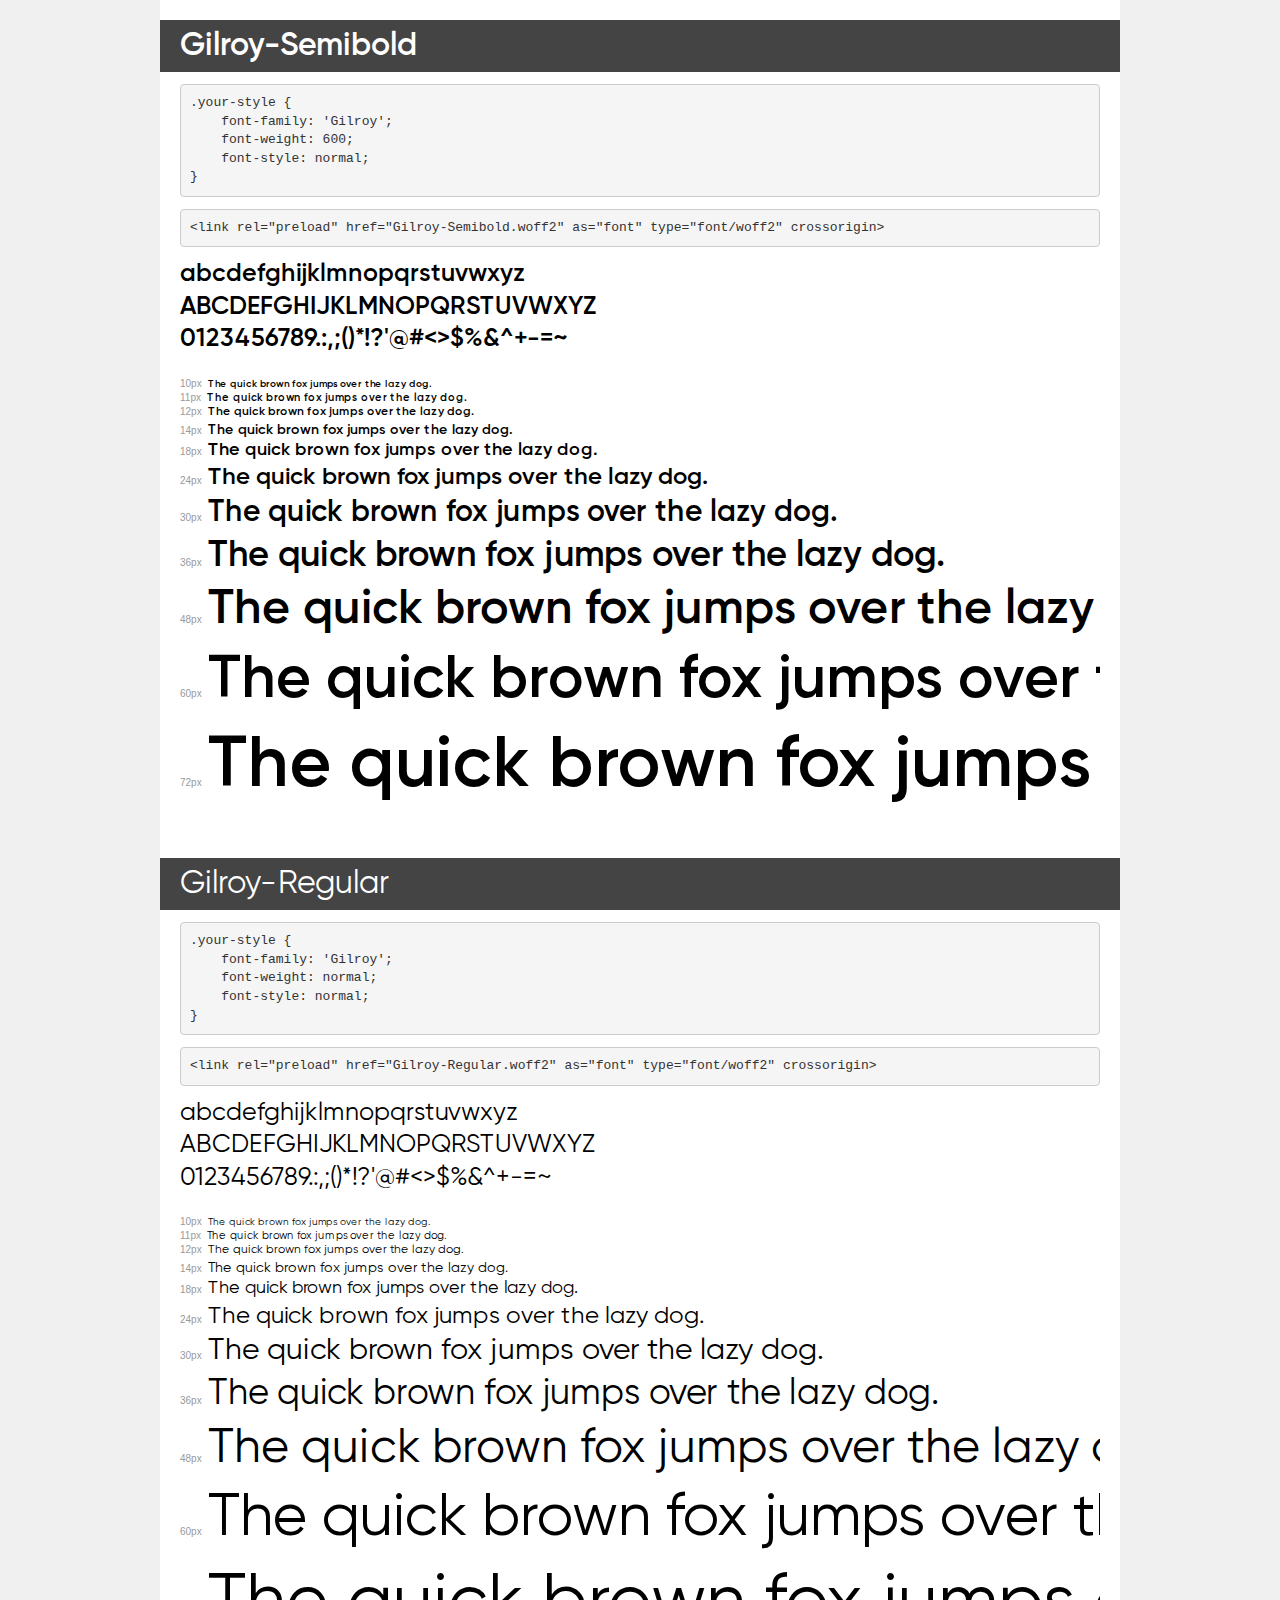
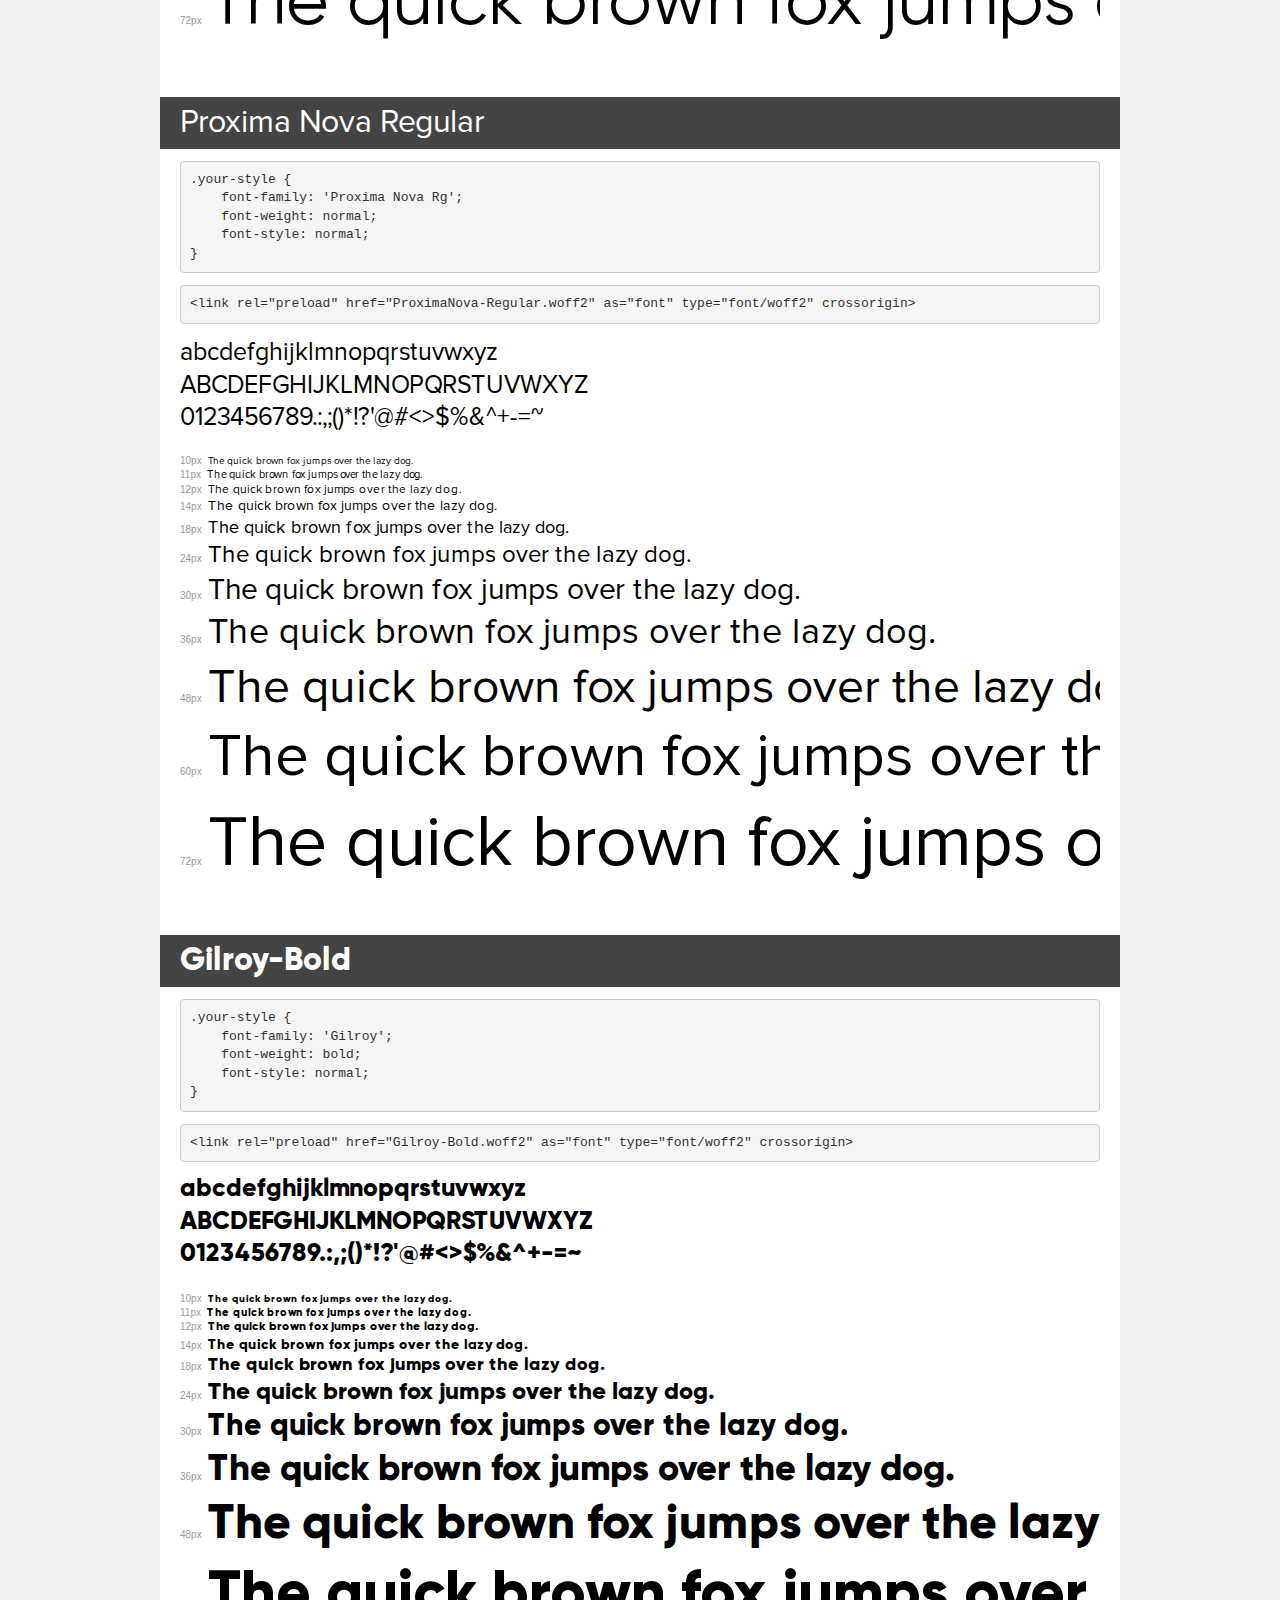
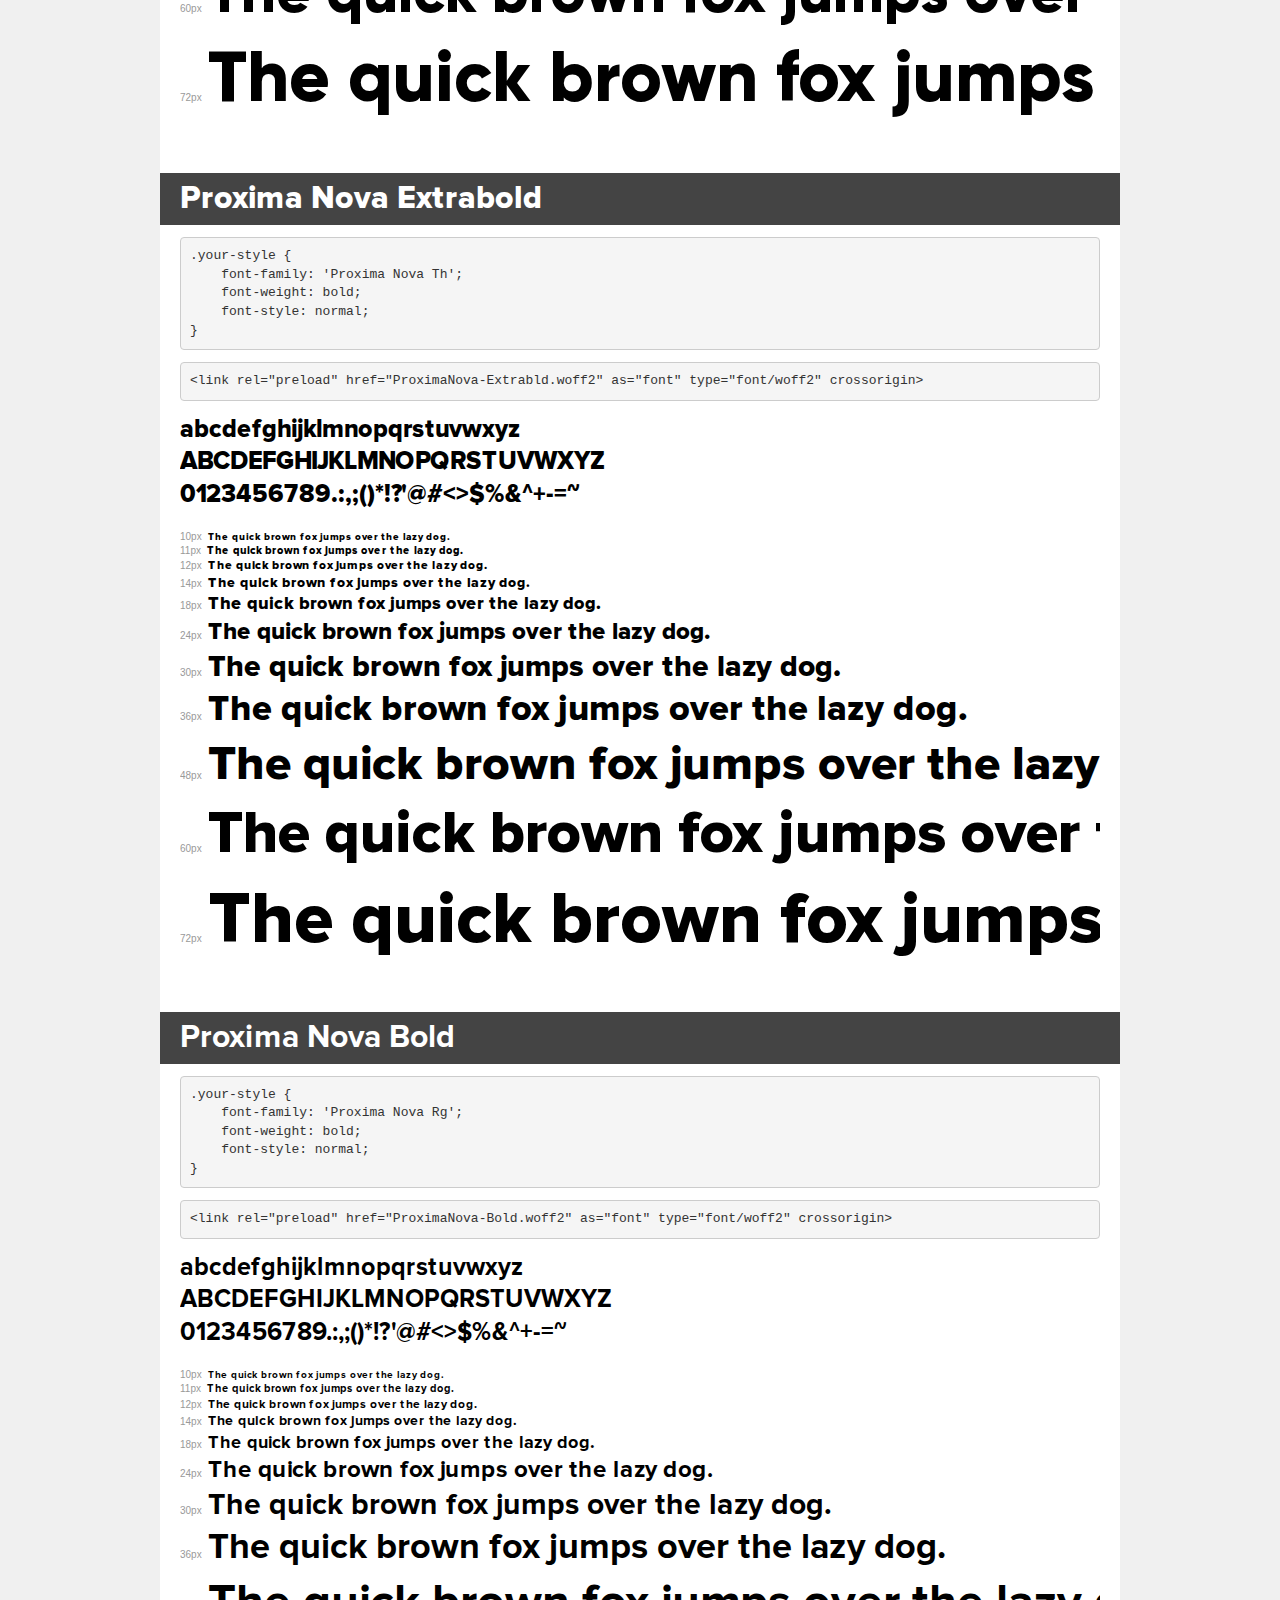
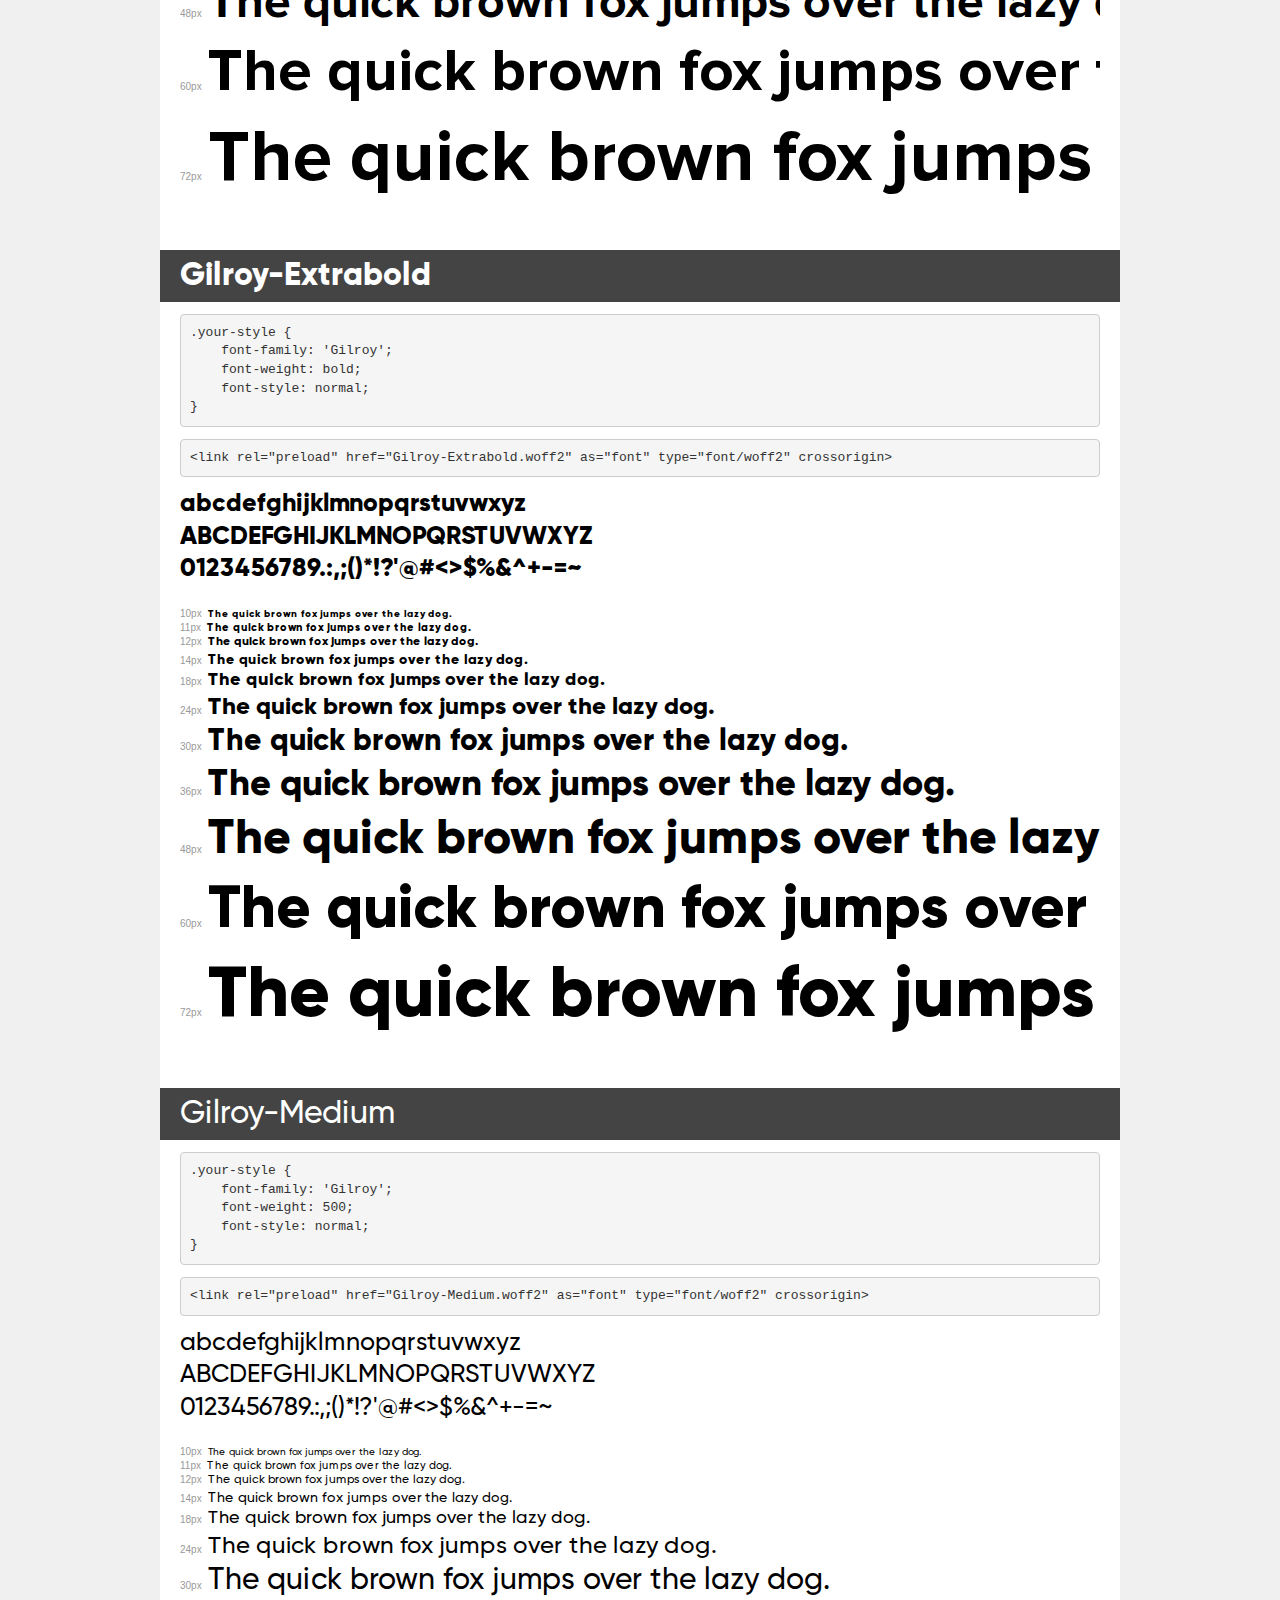
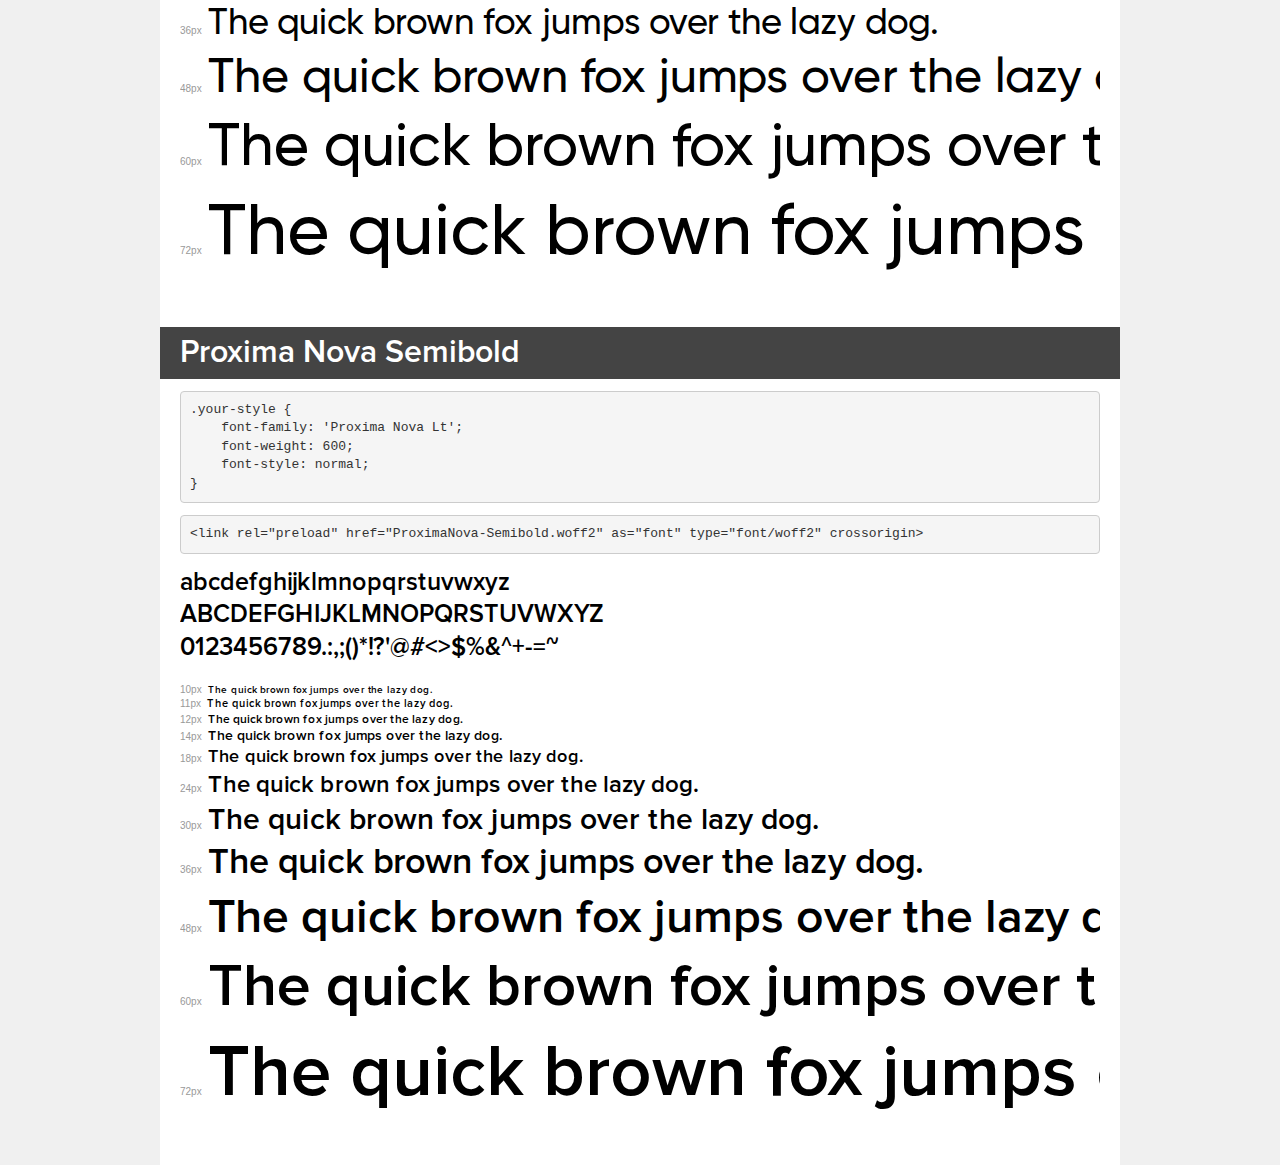
<file: fonts/demo.html>
<!DOCTYPE html>
<html lang="en">
<head>
    <meta charset="utf-8">
    <meta http-equiv="X-UA-Compatible" content="IE=edge">
    <meta name="viewport" content="width=device-width, initial-scale=1">
    <meta name="robots" content="noindex, noarchive">
    <meta name="format-detection" content="telephone=no">
    <title>Transfonter demo</title>
    <link href="stylesheet.css" rel="stylesheet">
    <style>
        /*
        http://meyerweb.com/eric/tools/css/reset/
        v2.0 | 20110126
        License: none (public domain)
        */
        html, body, div, span, applet, object, iframe,
        h1, h2, h3, h4, h5, h6, p, blockquote, pre,
        a, abbr, acronym, address, big, cite, code,
        del, dfn, em, img, ins, kbd, q, s, samp,
        small, strike, strong, sub, sup, tt, var,
        b, u, i, center,
        dl, dt, dd, ol, ul, li,
        fieldset, form, label, legend,
        table, caption, tbody, tfoot, thead, tr, th, td,
        article, aside, canvas, details, embed,
        figure, figcaption, footer, header, hgroup,
        menu, nav, output, ruby, section, summary,
        time, mark, audio, video {
            margin: 0;
            padding: 0;
            border: 0;
            font-size: 100%;
            font: inherit;
            vertical-align: baseline;
        }
        /* HTML5 display-role reset for older browsers */
        article, aside, details, figcaption, figure,
        footer, header, hgroup, menu, nav, section {
            display: block;
        }
        body {
            line-height: 1;
        }
        ol, ul {
            list-style: none;
        }
        blockquote, q {
            quotes: none;
        }
        blockquote:before, blockquote:after,
        q:before, q:after {
            content: '';
            content: none;
        }
        table {
            border-collapse: collapse;
            border-spacing: 0;
        }
        /* demo styles */
        body {
            background: #f0f0f0;
            color: #000;
        }
        .page {
            background: #fff;
            width: 920px;
            margin: 0 auto;
            padding: 20px 20px 0 20px;
            overflow: hidden;
        }
        .font-container {
            overflow-x: auto;
            overflow-y: hidden;
            margin-bottom: 40px;
            line-height: 1.3;
            white-space: nowrap;
            padding-bottom: 5px;
        }
        h1 {
            position: relative;
            background: #444;
            font-size: 32px;
            color: #fff;
            padding: 10px 20px;
            margin: 0 -20px 12px -20px;
        }
        .letters {
            font-size: 25px;
            margin-bottom: 20px;
        }
        .s10:before {
            content: '10px';
        }
        .s11:before {
            content: '11px';
        }
        .s12:before {
            content: '12px';
        }
        .s14:before {
            content: '14px';
        }
        .s18:before {
            content: '18px';
        }
        .s24:before {
            content: '24px';
        }
        .s30:before {
            content: '30px';
        }
        .s36:before {
            content: '36px';
        }
        .s48:before {
            content: '48px';
        }
        .s60:before {
            content: '60px';
        }
        .s72:before {
            content: '72px';
        }
        .s10:before, .s11:before, .s12:before, .s14:before,
        .s18:before, .s24:before, .s30:before, .s36:before,
        .s48:before, .s60:before, .s72:before {
            font-family: Arial, sans-serif;
            font-size: 10px;
            font-weight: normal;
            font-style: normal;
            color: #999;
            padding-right: 6px;
        }
        pre {
            display: block;
            padding: 9px;
            margin: 0 0 12px;
            font-family: Monaco, Menlo, Consolas, "Courier New", monospace;
            font-size: 13px;
            line-height: 1.428571429;
            color: #333;
            font-weight: normal;
            font-style: normal;
            background-color: #f5f5f5;
            border: 1px solid #ccc;
            overflow-x: auto;
            border-radius: 4px;
        }
        /* responsive */
        @media (max-width: 959px) {
            .page {
                width: auto;
                margin: 0;
            }
        }
    </style>
</head>
<body>
<div class="page">
    <div class="demo">
        <h1 style="font-family: 'Gilroy'; font-weight: 600; font-style: normal;">Gilroy-Semibold</h1>
        <pre title="Usage">.your-style {
    font-family: 'Gilroy';
    font-weight: 600;
    font-style: normal;
}</pre>
        <pre title="Preload (optional)">
&lt;link rel=&quot;preload&quot; href=&quot;Gilroy-Semibold.woff2&quot; as=&quot;font&quot; type=&quot;font/woff2&quot; crossorigin&gt;</pre>
        <div class="font-container" style="font-family: 'Gilroy'; font-weight: 600; font-style: normal;">
            <p class="letters">
                abcdefghijklmnopqrstuvwxyz<br>
ABCDEFGHIJKLMNOPQRSTUVWXYZ<br>
                0123456789.:,;()*!?'@#&lt;&gt;$%&^+-=~
            </p>
            <p class="s10" style="font-size: 10px;">The quick brown fox jumps over the lazy dog.</p>
            <p class="s11" style="font-size: 11px;">The quick brown fox jumps over the lazy dog.</p>
            <p class="s12" style="font-size: 12px;">The quick brown fox jumps over the lazy dog.</p>
            <p class="s14" style="font-size: 14px;">The quick brown fox jumps over the lazy dog.</p>
            <p class="s18" style="font-size: 18px;">The quick brown fox jumps over the lazy dog.</p>
            <p class="s24" style="font-size: 24px;">The quick brown fox jumps over the lazy dog.</p>
            <p class="s30" style="font-size: 30px;">The quick brown fox jumps over the lazy dog.</p>
            <p class="s36" style="font-size: 36px;">The quick brown fox jumps over the lazy dog.</p>
            <p class="s48" style="font-size: 48px;">The quick brown fox jumps over the lazy dog.</p>
            <p class="s60" style="font-size: 60px;">The quick brown fox jumps over the lazy dog.</p>
            <p class="s72" style="font-size: 72px;">The quick brown fox jumps over the lazy dog.</p>
        </div>
    </div>

    <div class="demo">
        <h1 style="font-family: 'Gilroy'; font-weight: normal; font-style: normal;">Gilroy-Regular</h1>
        <pre title="Usage">.your-style {
    font-family: 'Gilroy';
    font-weight: normal;
    font-style: normal;
}</pre>
        <pre title="Preload (optional)">
&lt;link rel=&quot;preload&quot; href=&quot;Gilroy-Regular.woff2&quot; as=&quot;font&quot; type=&quot;font/woff2&quot; crossorigin&gt;</pre>
        <div class="font-container" style="font-family: 'Gilroy'; font-weight: normal; font-style: normal;">
            <p class="letters">
                abcdefghijklmnopqrstuvwxyz<br>
ABCDEFGHIJKLMNOPQRSTUVWXYZ<br>
                0123456789.:,;()*!?'@#&lt;&gt;$%&^+-=~
            </p>
            <p class="s10" style="font-size: 10px;">The quick brown fox jumps over the lazy dog.</p>
            <p class="s11" style="font-size: 11px;">The quick brown fox jumps over the lazy dog.</p>
            <p class="s12" style="font-size: 12px;">The quick brown fox jumps over the lazy dog.</p>
            <p class="s14" style="font-size: 14px;">The quick brown fox jumps over the lazy dog.</p>
            <p class="s18" style="font-size: 18px;">The quick brown fox jumps over the lazy dog.</p>
            <p class="s24" style="font-size: 24px;">The quick brown fox jumps over the lazy dog.</p>
            <p class="s30" style="font-size: 30px;">The quick brown fox jumps over the lazy dog.</p>
            <p class="s36" style="font-size: 36px;">The quick brown fox jumps over the lazy dog.</p>
            <p class="s48" style="font-size: 48px;">The quick brown fox jumps over the lazy dog.</p>
            <p class="s60" style="font-size: 60px;">The quick brown fox jumps over the lazy dog.</p>
            <p class="s72" style="font-size: 72px;">The quick brown fox jumps over the lazy dog.</p>
        </div>
    </div>

    <div class="demo">
        <h1 style="font-family: 'Proxima Nova Rg'; font-weight: normal; font-style: normal;">Proxima Nova Regular</h1>
        <pre title="Usage">.your-style {
    font-family: 'Proxima Nova Rg';
    font-weight: normal;
    font-style: normal;
}</pre>
        <pre title="Preload (optional)">
&lt;link rel=&quot;preload&quot; href=&quot;ProximaNova-Regular.woff2&quot; as=&quot;font&quot; type=&quot;font/woff2&quot; crossorigin&gt;</pre>
        <div class="font-container" style="font-family: 'Proxima Nova Rg'; font-weight: normal; font-style: normal;">
            <p class="letters">
                abcdefghijklmnopqrstuvwxyz<br>
ABCDEFGHIJKLMNOPQRSTUVWXYZ<br>
                0123456789.:,;()*!?'@#&lt;&gt;$%&^+-=~
            </p>
            <p class="s10" style="font-size: 10px;">The quick brown fox jumps over the lazy dog.</p>
            <p class="s11" style="font-size: 11px;">The quick brown fox jumps over the lazy dog.</p>
            <p class="s12" style="font-size: 12px;">The quick brown fox jumps over the lazy dog.</p>
            <p class="s14" style="font-size: 14px;">The quick brown fox jumps over the lazy dog.</p>
            <p class="s18" style="font-size: 18px;">The quick brown fox jumps over the lazy dog.</p>
            <p class="s24" style="font-size: 24px;">The quick brown fox jumps over the lazy dog.</p>
            <p class="s30" style="font-size: 30px;">The quick brown fox jumps over the lazy dog.</p>
            <p class="s36" style="font-size: 36px;">The quick brown fox jumps over the lazy dog.</p>
            <p class="s48" style="font-size: 48px;">The quick brown fox jumps over the lazy dog.</p>
            <p class="s60" style="font-size: 60px;">The quick brown fox jumps over the lazy dog.</p>
            <p class="s72" style="font-size: 72px;">The quick brown fox jumps over the lazy dog.</p>
        </div>
    </div>

    <div class="demo">
        <h1 style="font-family: 'Gilroy'; font-weight: bold; font-style: normal;">Gilroy-Bold</h1>
        <pre title="Usage">.your-style {
    font-family: 'Gilroy';
    font-weight: bold;
    font-style: normal;
}</pre>
        <pre title="Preload (optional)">
&lt;link rel=&quot;preload&quot; href=&quot;Gilroy-Bold.woff2&quot; as=&quot;font&quot; type=&quot;font/woff2&quot; crossorigin&gt;</pre>
        <div class="font-container" style="font-family: 'Gilroy'; font-weight: bold; font-style: normal;">
            <p class="letters">
                abcdefghijklmnopqrstuvwxyz<br>
ABCDEFGHIJKLMNOPQRSTUVWXYZ<br>
                0123456789.:,;()*!?'@#&lt;&gt;$%&^+-=~
            </p>
            <p class="s10" style="font-size: 10px;">The quick brown fox jumps over the lazy dog.</p>
            <p class="s11" style="font-size: 11px;">The quick brown fox jumps over the lazy dog.</p>
            <p class="s12" style="font-size: 12px;">The quick brown fox jumps over the lazy dog.</p>
            <p class="s14" style="font-size: 14px;">The quick brown fox jumps over the lazy dog.</p>
            <p class="s18" style="font-size: 18px;">The quick brown fox jumps over the lazy dog.</p>
            <p class="s24" style="font-size: 24px;">The quick brown fox jumps over the lazy dog.</p>
            <p class="s30" style="font-size: 30px;">The quick brown fox jumps over the lazy dog.</p>
            <p class="s36" style="font-size: 36px;">The quick brown fox jumps over the lazy dog.</p>
            <p class="s48" style="font-size: 48px;">The quick brown fox jumps over the lazy dog.</p>
            <p class="s60" style="font-size: 60px;">The quick brown fox jumps over the lazy dog.</p>
            <p class="s72" style="font-size: 72px;">The quick brown fox jumps over the lazy dog.</p>
        </div>
    </div>

    <div class="demo">
        <h1 style="font-family: 'Proxima Nova Th'; font-weight: bold; font-style: normal;">Proxima Nova Extrabold</h1>
        <pre title="Usage">.your-style {
    font-family: 'Proxima Nova Th';
    font-weight: bold;
    font-style: normal;
}</pre>
        <pre title="Preload (optional)">
&lt;link rel=&quot;preload&quot; href=&quot;ProximaNova-Extrabld.woff2&quot; as=&quot;font&quot; type=&quot;font/woff2&quot; crossorigin&gt;</pre>
        <div class="font-container" style="font-family: 'Proxima Nova Th'; font-weight: bold; font-style: normal;">
            <p class="letters">
                abcdefghijklmnopqrstuvwxyz<br>
ABCDEFGHIJKLMNOPQRSTUVWXYZ<br>
                0123456789.:,;()*!?'@#&lt;&gt;$%&^+-=~
            </p>
            <p class="s10" style="font-size: 10px;">The quick brown fox jumps over the lazy dog.</p>
            <p class="s11" style="font-size: 11px;">The quick brown fox jumps over the lazy dog.</p>
            <p class="s12" style="font-size: 12px;">The quick brown fox jumps over the lazy dog.</p>
            <p class="s14" style="font-size: 14px;">The quick brown fox jumps over the lazy dog.</p>
            <p class="s18" style="font-size: 18px;">The quick brown fox jumps over the lazy dog.</p>
            <p class="s24" style="font-size: 24px;">The quick brown fox jumps over the lazy dog.</p>
            <p class="s30" style="font-size: 30px;">The quick brown fox jumps over the lazy dog.</p>
            <p class="s36" style="font-size: 36px;">The quick brown fox jumps over the lazy dog.</p>
            <p class="s48" style="font-size: 48px;">The quick brown fox jumps over the lazy dog.</p>
            <p class="s60" style="font-size: 60px;">The quick brown fox jumps over the lazy dog.</p>
            <p class="s72" style="font-size: 72px;">The quick brown fox jumps over the lazy dog.</p>
        </div>
    </div>

    <div class="demo">
        <h1 style="font-family: 'Proxima Nova Rg'; font-weight: bold; font-style: normal;">Proxima Nova Bold</h1>
        <pre title="Usage">.your-style {
    font-family: 'Proxima Nova Rg';
    font-weight: bold;
    font-style: normal;
}</pre>
        <pre title="Preload (optional)">
&lt;link rel=&quot;preload&quot; href=&quot;ProximaNova-Bold.woff2&quot; as=&quot;font&quot; type=&quot;font/woff2&quot; crossorigin&gt;</pre>
        <div class="font-container" style="font-family: 'Proxima Nova Rg'; font-weight: bold; font-style: normal;">
            <p class="letters">
                abcdefghijklmnopqrstuvwxyz<br>
ABCDEFGHIJKLMNOPQRSTUVWXYZ<br>
                0123456789.:,;()*!?'@#&lt;&gt;$%&^+-=~
            </p>
            <p class="s10" style="font-size: 10px;">The quick brown fox jumps over the lazy dog.</p>
            <p class="s11" style="font-size: 11px;">The quick brown fox jumps over the lazy dog.</p>
            <p class="s12" style="font-size: 12px;">The quick brown fox jumps over the lazy dog.</p>
            <p class="s14" style="font-size: 14px;">The quick brown fox jumps over the lazy dog.</p>
            <p class="s18" style="font-size: 18px;">The quick brown fox jumps over the lazy dog.</p>
            <p class="s24" style="font-size: 24px;">The quick brown fox jumps over the lazy dog.</p>
            <p class="s30" style="font-size: 30px;">The quick brown fox jumps over the lazy dog.</p>
            <p class="s36" style="font-size: 36px;">The quick brown fox jumps over the lazy dog.</p>
            <p class="s48" style="font-size: 48px;">The quick brown fox jumps over the lazy dog.</p>
            <p class="s60" style="font-size: 60px;">The quick brown fox jumps over the lazy dog.</p>
            <p class="s72" style="font-size: 72px;">The quick brown fox jumps over the lazy dog.</p>
        </div>
    </div>

    <div class="demo">
        <h1 style="font-family: 'Gilroy'; font-weight: bold; font-style: normal;">Gilroy-Extrabold</h1>
        <pre title="Usage">.your-style {
    font-family: 'Gilroy';
    font-weight: bold;
    font-style: normal;
}</pre>
        <pre title="Preload (optional)">
&lt;link rel=&quot;preload&quot; href=&quot;Gilroy-Extrabold.woff2&quot; as=&quot;font&quot; type=&quot;font/woff2&quot; crossorigin&gt;</pre>
        <div class="font-container" style="font-family: 'Gilroy'; font-weight: bold; font-style: normal;">
            <p class="letters">
                abcdefghijklmnopqrstuvwxyz<br>
ABCDEFGHIJKLMNOPQRSTUVWXYZ<br>
                0123456789.:,;()*!?'@#&lt;&gt;$%&^+-=~
            </p>
            <p class="s10" style="font-size: 10px;">The quick brown fox jumps over the lazy dog.</p>
            <p class="s11" style="font-size: 11px;">The quick brown fox jumps over the lazy dog.</p>
            <p class="s12" style="font-size: 12px;">The quick brown fox jumps over the lazy dog.</p>
            <p class="s14" style="font-size: 14px;">The quick brown fox jumps over the lazy dog.</p>
            <p class="s18" style="font-size: 18px;">The quick brown fox jumps over the lazy dog.</p>
            <p class="s24" style="font-size: 24px;">The quick brown fox jumps over the lazy dog.</p>
            <p class="s30" style="font-size: 30px;">The quick brown fox jumps over the lazy dog.</p>
            <p class="s36" style="font-size: 36px;">The quick brown fox jumps over the lazy dog.</p>
            <p class="s48" style="font-size: 48px;">The quick brown fox jumps over the lazy dog.</p>
            <p class="s60" style="font-size: 60px;">The quick brown fox jumps over the lazy dog.</p>
            <p class="s72" style="font-size: 72px;">The quick brown fox jumps over the lazy dog.</p>
        </div>
    </div>

    <div class="demo">
        <h1 style="font-family: 'Gilroy'; font-weight: 500; font-style: normal;">Gilroy-Medium</h1>
        <pre title="Usage">.your-style {
    font-family: 'Gilroy';
    font-weight: 500;
    font-style: normal;
}</pre>
        <pre title="Preload (optional)">
&lt;link rel=&quot;preload&quot; href=&quot;Gilroy-Medium.woff2&quot; as=&quot;font&quot; type=&quot;font/woff2&quot; crossorigin&gt;</pre>
        <div class="font-container" style="font-family: 'Gilroy'; font-weight: 500; font-style: normal;">
            <p class="letters">
                abcdefghijklmnopqrstuvwxyz<br>
ABCDEFGHIJKLMNOPQRSTUVWXYZ<br>
                0123456789.:,;()*!?'@#&lt;&gt;$%&^+-=~
            </p>
            <p class="s10" style="font-size: 10px;">The quick brown fox jumps over the lazy dog.</p>
            <p class="s11" style="font-size: 11px;">The quick brown fox jumps over the lazy dog.</p>
            <p class="s12" style="font-size: 12px;">The quick brown fox jumps over the lazy dog.</p>
            <p class="s14" style="font-size: 14px;">The quick brown fox jumps over the lazy dog.</p>
            <p class="s18" style="font-size: 18px;">The quick brown fox jumps over the lazy dog.</p>
            <p class="s24" style="font-size: 24px;">The quick brown fox jumps over the lazy dog.</p>
            <p class="s30" style="font-size: 30px;">The quick brown fox jumps over the lazy dog.</p>
            <p class="s36" style="font-size: 36px;">The quick brown fox jumps over the lazy dog.</p>
            <p class="s48" style="font-size: 48px;">The quick brown fox jumps over the lazy dog.</p>
            <p class="s60" style="font-size: 60px;">The quick brown fox jumps over the lazy dog.</p>
            <p class="s72" style="font-size: 72px;">The quick brown fox jumps over the lazy dog.</p>
        </div>
    </div>

    <div class="demo">
        <h1 style="font-family: 'Proxima Nova Lt'; font-weight: 600; font-style: normal;">Proxima Nova Semibold</h1>
        <pre title="Usage">.your-style {
    font-family: 'Proxima Nova Lt';
    font-weight: 600;
    font-style: normal;
}</pre>
        <pre title="Preload (optional)">
&lt;link rel=&quot;preload&quot; href=&quot;ProximaNova-Semibold.woff2&quot; as=&quot;font&quot; type=&quot;font/woff2&quot; crossorigin&gt;</pre>
        <div class="font-container" style="font-family: 'Proxima Nova Lt'; font-weight: 600; font-style: normal;">
            <p class="letters">
                abcdefghijklmnopqrstuvwxyz<br>
ABCDEFGHIJKLMNOPQRSTUVWXYZ<br>
                0123456789.:,;()*!?'@#&lt;&gt;$%&^+-=~
            </p>
            <p class="s10" style="font-size: 10px;">The quick brown fox jumps over the lazy dog.</p>
            <p class="s11" style="font-size: 11px;">The quick brown fox jumps over the lazy dog.</p>
            <p class="s12" style="font-size: 12px;">The quick brown fox jumps over the lazy dog.</p>
            <p class="s14" style="font-size: 14px;">The quick brown fox jumps over the lazy dog.</p>
            <p class="s18" style="font-size: 18px;">The quick brown fox jumps over the lazy dog.</p>
            <p class="s24" style="font-size: 24px;">The quick brown fox jumps over the lazy dog.</p>
            <p class="s30" style="font-size: 30px;">The quick brown fox jumps over the lazy dog.</p>
            <p class="s36" style="font-size: 36px;">The quick brown fox jumps over the lazy dog.</p>
            <p class="s48" style="font-size: 48px;">The quick brown fox jumps over the lazy dog.</p>
            <p class="s60" style="font-size: 60px;">The quick brown fox jumps over the lazy dog.</p>
            <p class="s72" style="font-size: 72px;">The quick brown fox jumps over the lazy dog.</p>
        </div>
    </div>

</div>
</body>
</html>
</file>
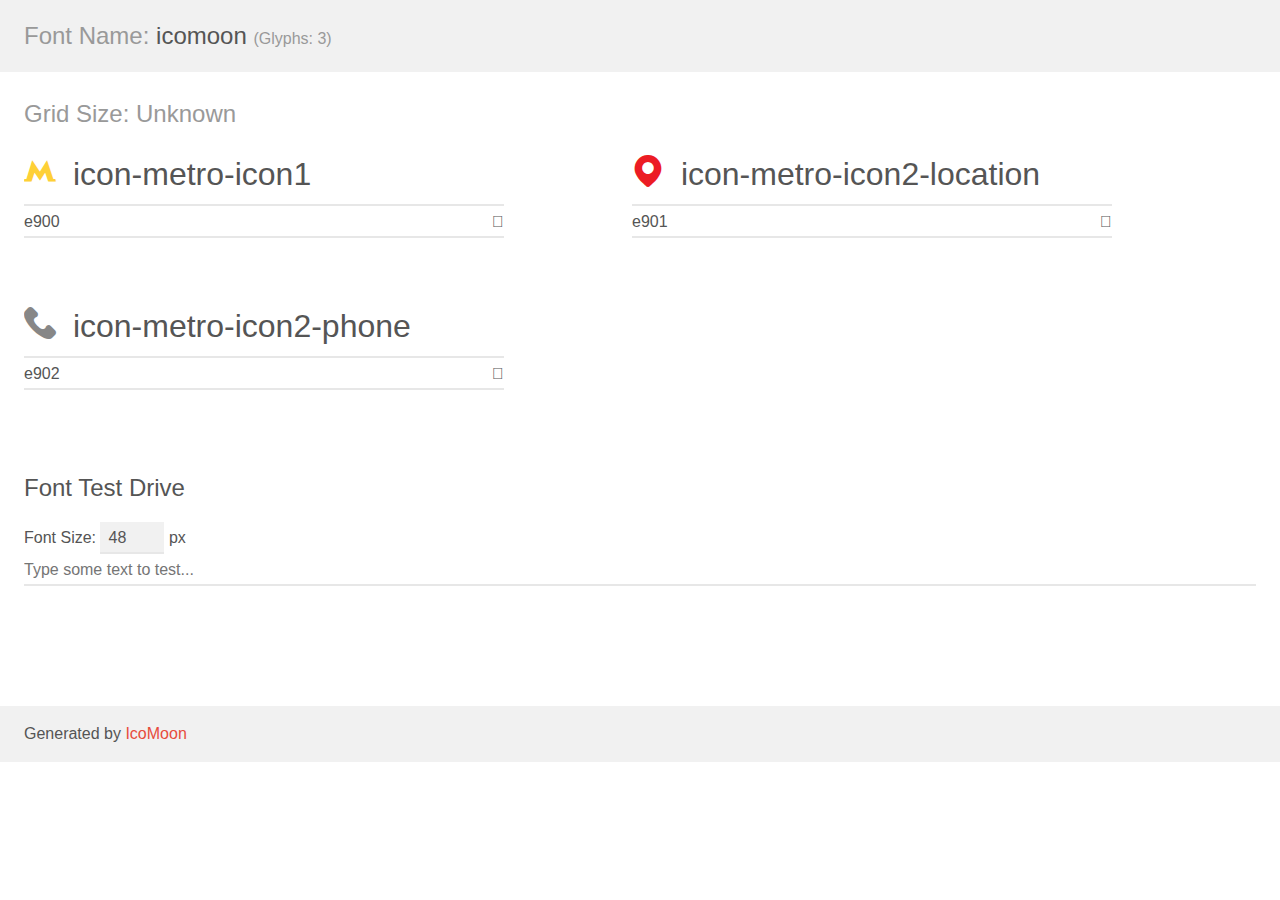
<file: fonts/icomoon/demo.html>
<!doctype html>
<html>
<head>
    <meta charset="utf-8">
    <title>IcoMoon Demo</title>
    <meta name="description" content="An Icon Font Generated By IcoMoon.io">
    <meta name="viewport" content="width=device-width, initial-scale=1">
    <link rel="stylesheet" href="demo-files/demo.css">
    <link rel="stylesheet" href="style.css"></head>
<body>
    <div class="bgc1 clearfix">
        <h1 class="mhmm mvm"><span class="fgc1">Font Name:</span> icomoon <small class="fgc1">(Glyphs:&nbsp;3)</small></h1>
    </div>
    <div class="clearfix mhl ptl">
        <h1 class="mvm mtn fgc1">Grid Size: Unknown</h1>
        <div class="glyph fs1">
            <div class="clearfix bshadow0 pbs">
                <span class="icon-metro-icon1"></span>
                <span class="mls"> icon-metro-icon1</span>
            </div>
            <fieldset class="fs0 size1of1 clearfix hidden-false">
                <input type="text" readonly value="e900" class="unit size1of2" />
                <input type="text" maxlength="1" readonly value="&#xe900;" class="unitRight size1of2 talign-right" />
            </fieldset>
            <div class="fs0 bshadow0 clearfix hidden-true">
                <span class="unit pvs fgc1">liga: </span>
                <input type="text" readonly value="" class="liga unitRight" />
            </div>
        </div>
        <div class="glyph fs1">
            <div class="clearfix bshadow0 pbs">
                <span class="icon-metro-icon2-location"></span>
                <span class="mls"> icon-metro-icon2-location</span>
            </div>
            <fieldset class="fs0 size1of1 clearfix hidden-false">
                <input type="text" readonly value="e901" class="unit size1of2" />
                <input type="text" maxlength="1" readonly value="&#xe901;" class="unitRight size1of2 talign-right" />
            </fieldset>
            <div class="fs0 bshadow0 clearfix hidden-true">
                <span class="unit pvs fgc1">liga: </span>
                <input type="text" readonly value="" class="liga unitRight" />
            </div>
        </div>
        <div class="glyph fs1">
            <div class="clearfix bshadow0 pbs">
                <span class="icon-metro-icon2-phone"></span>
                <span class="mls"> icon-metro-icon2-phone</span>
            </div>
            <fieldset class="fs0 size1of1 clearfix hidden-false">
                <input type="text" readonly value="e902" class="unit size1of2" />
                <input type="text" maxlength="1" readonly value="&#xe902;" class="unitRight size1of2 talign-right" />
            </fieldset>
            <div class="fs0 bshadow0 clearfix hidden-true">
                <span class="unit pvs fgc1">liga: </span>
                <input type="text" readonly value="" class="liga unitRight" />
            </div>
        </div>
    </div>

    <!--[if gt IE 8]><!-->
    <div class="mhl clearfix mbl">
        <h1>Font Test Drive</h1>
        <label>
            Font Size: <input id="fontSize" type="number" class="textbox0 mbm"
            min="8" value="48" />
            px
        </label>
        <input id="testText" type="text" class="phl size1of1 mvl"
        placeholder="Type some text to test..." value=""/>
        <div id="testDrive" class="icon-" style="font-family: icomoon">&nbsp;
        </div>
    </div>
    <!--<![endif]-->
    <div class="bgc1 clearfix">
        <p class="mhl">Generated by <a href="https://icomoon.io/app">IcoMoon</a></p>
    </div>

    <script src="demo-files/demo.js"></script>
</body>
</html>
</file>
<file: css/fonts.css>
@font-face {
  font-family: 'Gilroy-Semibold';
  src: url('../fonts/Gilroy-Semibold.woff2') format('woff2'),
      url('../fonts/Gilroy-Semibold.woff') format('woff');
  font-weight: 600;
  font-style: normal;
  font-display: swap;
}

@font-face {
  font-family: 'Gilroy-Regular';
  src: url('../fonts/Gilroy-Regular.woff2') format('woff2'),
      url('../fonts/Gilroy-Regular.woff') format('woff');
  font-weight: 400;
  font-style: normal;
  font-display: swap;
}

@font-face {
  font-family: 'Proxima Nova Rg';
  src: url('../fonts/ProximaNova-Regular.woff2') format('woff2'),
      url('../fonts/ProximaNova-Regular.woff') format('woff');
  font-weight: normal;
  font-style: normal;
  font-display: swap;
}

@font-face {
  font-family: 'Gilroy-Bold';
  src: url('../fonts/Gilroy-Bold.woff2') format('woff2'),
      url('../fonts/Gilroy-Bold.woff') format('woff');
  font-weight: 700;
  font-style: normal;
  font-display: swap;
}

@font-face {
  font-family: 'Proxima Nova Extrabld';
  src: url('../fonts/ProximaNova-Extrabld.woff2') format('woff2'),
      url('../fonts/ProximaNova-Extrabld.woff') format('woff');
  font-weight: 900;
  font-style: normal;
  font-display: swap;
}

@font-face {
  font-family: 'Proxima Nova Bold';
  src: url('../fonts/ProximaNova-Bold.woff2') format('woff2'),
      url('../fonts/ProximaNova-Bold.woff') format('woff');
  font-weight: 700;
  font-style: normal;
  font-display: swap;
}

@font-face {
  font-family: 'Gilroy-Extrabold';
  src: url('../fonts/Gilroy-Extrabold.woff2') format('woff2'),
      url('../fonts/Gilroy-Extrabold.woff') format('woff');
  font-weight: 900;
  font-style: normal;
  font-display: swap;
}

@font-face {
  font-family: 'Gilroy-Medium';
  src: url('../fonts/Gilroy-Medium.woff2') format('woff2'),
      url('../fonts/Gilroy-Medium.woff') format('woff');
  font-weight: 500;
  font-style: normal;
  font-display: swap;
}

@font-face {
  font-family: 'Proxima Nova Lt';
  src: url('../fonts/ProximaNova-Semibold.woff2') format('woff2'),
      url('../fonts/ProximaNova-Semibold.woff') format('woff');
  font-weight: 600;
  font-style: normal;
  font-display: swap;
}
</file>
<file: css/style.css>
:root {
  --color-white: #fff;
  --color-black: #000;
  --color-grey-lt: #3E3E3E;
  --color-grey-lt-2: #878787;
  --color-yellow: #FED036;
  --color-blue-lt: #3C93F0;
  --color-list-grey: #EDF3F6;

  --bg-grey-dark: #F6F6F6;
  --bg-grey-lt: #3E3E3E;
  --bg-yellow: #FED036;
  --bg-blue-lt: #3C93F0;
  --bg-list-grey: #EDF3F6;
  --bg-white: #FFF;
  --bg-green-lt: #09D743;

  --Gilroy-Regular: 'Gilroy-Regular';
  --Gilroy-Medium: 'Gilroy-Medium';
  --Gilroy-Semibold: 'Gilroy-Semibold';
  --Gilroy-Bold: 'Gilroy-Bold';
  --Gilroy-Extrabold: 'Gilroy-Extrabold';
  --Proxima-Nova: 'Proxima Nova Rg';
  --Proxima-Nova-Lt: 'Proxima Nova Lt';
  --Proxima-Nova-Bold: 'Proxima Nova Bold';
  --Proxima-Nova-Extrabld: 'Proxima Nova Extrabld';
  --Roboto: 'Roboto', sans-serif;

}

*,
*::before,
*::after {
  padding: 0;
  margin: 0;
  box-sizing: border-box;
}

input[type="text"],
input[type="tel"],
input[type="email"] {
  border: none;
  outline: none;
  background: transparent;
}

button {
  border: none;
  outline: none;
  background: transparent;
  cursor: pointer;
}

.bg-blue-light {
  color: var(--color-white);
  background: var(--bg-blue-lt);
}

img {
  max-width: 100%;
  display: block;
}

ul {
  list-style: none;
}

a {
  color: var(--color-black);
  text-decoration: none;
}

.inner-title {
  font-family: var(--Gilroy-Extrabold);
  font-weight: 800;
  font-size: 48px;
  line-height: 59px;
  text-align: center;
  color: var(--color-grey-lt);
}

.inner-subtitle {
  font-family: var(--Proxima-Nova);
  font-size: 24px;
  line-height: 29px;
  text-align: center;
  color: var(--color-grey-lt);
  margin-top: 20px;
}

.btn--blue {
  background: var(--bg-blue-lt);
  color: var(--color-white);
}

/* ----------------------- based */

body {
  font-family: var(--Proxima-Nova);
  font-size: 18px;
  line-height: 22px;
  font-weight: 400;
}

.overlay {
  overflow-y: hidden;
  
}

.container {
  max-width: 1240px;
  margin: 0 auto;
}

.inner-top {
  position: relative;
  padding-bottom: 112px;
}

.inner-link {
  position: absolute;
  width: 30px;
  height: 30px;
  left: 50%;
  bottom: 30px;
  transform: translateX(-50%);
  -webkit-transform: translateX(-50%);
  -moz-transform: translateX(-50%);
  -ms-transform: translateX(-50%);
  -o-transform: translateX(-50%);
}

/* ----------------------header */

.header__wrapper {
  display: flex;
  justify-content: space-between;
  align-items: center;
  padding: 17px 0 18px 0;
}

.header__logo {
  display: block;
  width: 120px;

}

.header__block {
  position: relative;
  display: flex;
  justify-content: space-between;
  align-items: center;
  z-index: 5;
}

.header__mobile-menu,
.mobile-menu {
  cursor: pointer;
  width: 40px;
  height: 40px;
  position: relative;
  margin-right: 10px;
}

.header__mobile-menu-line,
.mobile-menu span {
  width: 16px;
  height: 2px;
  background: var(--bg-blue-lt);
  display: block;
  position: absolute;
  left: 0;
  right: 0;
  margin: 0 auto;
  transition: 0.5s;
  -webkit-transition: 0.5s;
  -moz-transition: 0.5s;
  -ms-transition: 0.5s;
  -o-transition: 0.5s;
}

.header__mobile-menu-line:first-child,
.mobile-menu span:first-child {
  top: 14px;
}

.header__mobile-menu-line:first-child.active,
.mobile-menu span:first-child.active {
  opacity: 0;
}

.header__mobile-menu-line:nth-child(2),
.header__mobile-menu-line:nth-child(3),
.mobile-menu span:nth-child(2),
.mobile-menu span:nth-child(3) {
  top: 50%;
  transform: translateY(-50%);
  -webkit-transform: translateY(-50%);
  -moz-transform: translateY(-50%);
  -ms-transform: translateY(-50%);
  -o-transform: translateY(-50%);
}

.header__mobile-menu-line:nth-child(2).active,
.mobile-menu span:nth-child(2).active {
  transform: rotate(45deg);
  -webkit-transform: rotate(45deg);
  -moz-transform: rotate(45deg);
  -ms-transform: rotate(45deg);
  -o-transform: rotate(45deg);
}

.header__mobile-menu-line:nth-child(3).active,
.mobile-menu span:nth-child(3).active {
  transform: rotate(-45deg);
  -webkit-transform: rotate(-45deg);
  -moz-transform: rotate(-45deg);
  -ms-transform: rotate(-45deg);
  -o-transform: rotate(-45deg);
}

.header__mobile-menu-line:last-child,
.mobile-menu span:last-child {
  bottom: 14px;
}

.header__mobile-menu-line:last-child.active,
.mobile-menu span:last-child.active {
  opacity: 0;
}

.header__nav-menu {
  display: flex;
  align-items: center;
}

.header__nav-menu-list:not(:last-child) {
  margin-right: 40px;
}


.header__list {
  width: 230px;
  margin-right: 45px;
  margin-left: 65px;
}

.header__list select {
  width: 100%;
  font-size: 18px;
  line-height: 22px;
  color: var(--color-grey-lt);


}

.header__nav-menu-link {
  color: var(--color-grey-lt);
}

.header__phone-link,
.nav-mobile-phone {
  font-size: 28px;
  line-height: 35px;
  font-family: 'Gilroy-Bold';
  color: var(--color-yellow)
}

.header__phone-link span,
.nav-mobile-phone span {
  color: var(--color-grey-lt);
}

.select2-container--default .select2-selection--single {
  border: none;
}

.select2-container--default .select2-selection--single .select2-selection__arrow {
  right: auto;
}

.select2-container .select2-selection--single .select2-selection__rendered {
  padding-left: 28px;
  padding-right: 0;
}

.select2-container--default .select2-selection--single .select2-selection__arrow b {
  border-color: #3C93F0 transparent transparent transparent;
  border-style: solid;
  border-width: 8px 6px 0 6px;
  height: 0;
  left: 50%;
  margin-left: -4px;
  margin-top: -2px;
  position: absolute;
  top: 50%;
  width: 0;
}

.select2-container--default.select2-container--open .select2-selection--single .select2-selection__arrow b {
  border-color: transparent transparent #3C93F0 transparent;
  border-width: 0 6px 8px 6px;
}

/* --------------------mobile-menu------------------- */

.mobile-menu,
.nav-mobile {
  display: none;
}

.nav-mobile-menu {
  padding: 18px 0 0 18px;
}

.nav-mobile-item {
  padding: 0px 0 18px;
}

.nav-mobile-item:nth-child(4){
  padding-top: 10px;
}

.nav-mobile-item .nav-mobile-link {
  font-weight: 400;
  font-size: 18px;
  line-height: 22px;
  color: var(--color-grey-lt);
}

.nav-mobile-item-category {
  padding: 12px 0 18px;
  border-bottom: 1px solid var(--color-list-grey);
}

.nav-mobile-item-category .nav-mobile-link {
  font-family: var(--Proxima-Nova-Bold);
  font-size: 20px;
  line-height: 24px;
  color: var(--color-black);
}

.nav-mobile-item-category .nav-mobile-link:hover {
  color: #878787;
}

.nav-mobile-menu{
  height: 100vh;
  background: var(--color-white);
}

.nav-mobile-bottom {
  text-align: center;
  background: var(--bg-white);
}

.nav-mobile__footer {
  background: #EDF3F6;
  padding: 12px 0 13px;
}


.nav-mobile-text {
  font-size: 12px;
  line-height: 15px;
}

.nav-mobile-bottom .nav-mobile-phone {
  margin: 5px 0 25px;
  display: block;
}

.btn.nav-mobile-btn {
  width: 151px;
  background: var(--bg-blue-lt);
  border-radius: 3px;
  padding: 9px 0 10px;
  margin: 0 auto;
  font-family: var(--Gilroy-Medium);
  font-size: 14px;
  line-height: 16px;
  color: var(--color-white);
}

/* -------------section slider */

.slider__block-home {
  background: url(../img/bg-home.jpg) no-repeat center;
  background-size: cover;
  padding: 155px 0;

}

.slider {
  position: relative;
  background: var(--color-yellow);
}

.slider__subtitle {
  font-family: 'Proxima Nova Extrabld';
  font-size: 30px;
  line-height: 37px;
  color: var(--color-grey-lt);
  margin-bottom: 30px;
}

.slider__title {
  max-width: 670px;
  font-family: var(--Gilroy-Extrabold);
  font-size: 60px;
  line-height: 76px;
  text-transform: uppercase;
  color: var(--color-white);
  margin-bottom: 20px;
}

.slider__label {
  font-family: 'Proxima Nova Rg';
  font-size: 24px;
  line-height: 29px;
  color: var(--color-grey-lt);
  margin-bottom: 30px;
  display: block;
  padding-left: 33px;
  position: relative;
}

.slider__label::before {
  content: '';
  background: url(../img/run-icon.svg) no-repeat center;
  position: absolute;
  width: 23px;
  height: 23px;
  left: 0;
  top: 50%;
  transform: translateY(-50%);
  -webkit-transform: translateY(-50%);
  -moz-transform: translateY(-50%);
  -ms-transform: translateY(-50%);
  -o-transform: translateY(-50%);
}

.slider__form .slider__input {
  width: 287px;
  background: var(--color-white);
  padding: 18px 72px 16px;
  border-radius: 3px;
}

.slider__btn {
  width: 163px;
  padding: 17px 22px;
  border-radius: 3px;
}

.slider__form-block {
  display: flex;
  justify-content: center;
  width: 450px;
}



.mask {
  padding: 12px 12px 12px 42px;
  position: absolute;
  left: -96px;
  top: 50%;
  background: var(--bg-blue-lt) url(../img/mask-icon.svg) no-repeat left center;
  width: 193px;
  font-family: 'Gilroy-Bold';
  font-size: 12px;
  line-height: 15px;
  display: flex;
  align-items: center;
  text-align: center;
  text-transform: uppercase;
  color: var(--color-white);
  transform: rotate(90deg) translate(0%, -50%);
  -webkit-transform: rotate(90deg) translate(0%, -50%);
  -moz-transform: rotate(90deg) translate(0%, -50%);
  -ms-transform: rotate(90deg) translate(0%, -50%);
  -o-transform: rotate(90deg) translate(0%, -50%);
}

/* ---------------------main-menu */

.main-menu {
  background: var(--bg-white);
  z-index: -1;
  position: absolute;
  top: -1000%;
  display: flex;
  justify-content: space-between;
  width: 978px;
  transition: 0.5s;
  -webkit-transition: 0.5s;
  -moz-transition: 0.5s;
  -ms-transition: 0.5s;
  -o-transition: 0.5s;
}

.main-menu.active {
  z-index: 1;
  top: 100%;
  transition: 0.5s;
  -webkit-transition: 0.5s;
  -moz-transition: 0.5s;
  -ms-transition: 0.5s;
  -o-transition: 0.5s;
}

.main-menu-img {
  width: 227px;
  padding-top: 33px;
}


.main-menu__items {
  width: 330px;
  background: var(--bg-list-grey);
}

.tab {
  display: block;
  position: relative;
  background: var(--bg-list-grey);
  padding: 25px 30px;
  cursor: pointer;
}

.tab.active {
  background: var(--bg-white);
  pointer-events: none;
}

.main-menu__drop {
  display: none;
  width: 420px;
}

.main-menu__drop.active {
  display: flex;
  flex-wrap: wrap;
  padding: 30px 0px 49px 40px;
}

.main-menu__drop-item {
  position: relative;
  width: 50%;
  display: flex;
  align-items: center;
  color: var(--color-black);
  padding-left: 19px;
  margin-bottom: 20px;
}

.main-menu__drop-item::before {
  content: '';
  position: absolute;
  left: 0;
  top: 50%;
  transform: translateY(-50%);
  width: 8px;
  height: 8px;
  background: var(--bg-blue-lt);
  -webkit-transform: translateY(-50%);
  -moz-transform: translateY(-50%);
  -ms-transform: translateY(-50%);
  -o-transform: translateY(-50%);
}

.main-menu__drop-item-link a {
  position: relative;
  font-weight: 600;
  font-size: 14px;
  line-height: 17px;
  text-transform: uppercase;
  color: var(--color-blue-lt);
  padding-right: 19px;
  display: inline-block;
}

.main-menu__drop-item-link a::after {
  content: '';
  position: absolute;
  width: 9px;
  height: 9px;
  background: url(../img/arrow-right.svg) no-repeat center;
  right: 0;
  top: 50%;
  transform: translateY(-50%);
  -webkit-transform: translateY(-50%);
  -moz-transform: translateY(-50%);
  -ms-transform: translateY(-50%);
  -o-transform: translateY(-50%);
}

.main-menu__drop-item-link {
  margin-top: 10px;
}

/* <!-- ---------------------------section slider end----------------------------
---------------------------section servise --------------------- --> */
.servise {
  padding-top: 70px;
}

.servise__subtittle {
  margin: 20px 0px 0px;
}

.servise__wrapper {
  display: flex;
  justify-content: space-between;
}

.servise__block {
  width: 396px;
  background: var(--bg-list-grey);
  border-radius: 3px;
  padding: 30px 18px 0 23px;
}

.servise__block-wrapper {
  display: flex;
  justify-content: space-between;
}


.servise__block-title {
  font-family: var(--Proxima-Nova-Bold);
  font-weight: 700;
  font-size: 24px;
  line-height: 29px;
  text-align: center;
  color: var(--color-grey-lt);
  margin-bottom: 30px;
}

.servise__block-lists {
  margin-left: 7px;
}

.servise__block-item {
  font-size: 14px;
  line-height: 17px;
  color: var(--color-grey-lt);
  position: relative;
  padding-left: 17px;

}

.servise__block-item::before {
  content: '';
  width: 7px;
  height: 7px;
  background: var(--bg-blue-lt);
  position: absolute;
  left: 0;
  top: 50%;
  transform: translateY(-50%);
  -webkit-transform: translateY(-50%);
  -moz-transform: translateY(-50%);
  -ms-transform: translateY(-50%);
  -o-transform: translateY(-50%);
}

.servise__block-item:not(:last-child) {
  margin-bottom: 7px;
}

.servise__block-item-link {
  margin-top: 40px;
}

.servise__block-item-link a {
  font-weight: 600;
  font-size: 14px;
  line-height: 17px;
  text-transform: uppercase;
  color: var(--color-blue-lt);
}

/* <!-- ------------------servise-end-------
-----------------master--------- --> */

.master {
  padding-top: 70px;
  padding-bottom: 50px;
}

.master__wrapper {
  display: flex;
  justify-content: space-between;
  padding-top: 30px;
  align-items: center;
}

.master__block-left {
  position: relative;
  width: 820px;
  background: var(--bg-list-grey);
}

.master__form {
  padding: 27px 0 20px 34px;
}

.master__block-left-img {
  position: absolute;
  width: 203px;
  right: 45px;
  bottom: 28px;
}

.master__form-title {
  font-family: var(--Proxima-Nova-Extrabld);
  color: var(--color-grey-lt);
  padding-left: 18px;
  position: relative;
}

.master__form-title::before {
  content: '';
  position: absolute;
  width: 5px;
  height: 35px;
  left: 0;
  top: 0;
  background: var(--bg-green-lt);
  border-radius: 1px;
}

.master__form-title span {
  padding-left: 18px;
  font-size: 13px;
  line-height: 16px;
  font-family: var(--Proxima-Nova);
  display: block;
}

.master__form-block {
  display: flex;
  justify-content: space-between;
  width: 400px;
  margin: 21px 0 11px;

}

.master__form-block .input__text {
  width: 280px;
  padding: 12px 18px;
  background: var(--color-white);
  border-radius: 3px;
}

.master__btn {
  width: 120px;
  padding: 12px 0;
  text-align: center;
  font-family: var(--Gilroy-Medium);
  font-size: 14px;
  line-height: 16px;
  text-transform: uppercase;
  border-radius: 3px;
}

.master_choose {
  cursor: pointer;
  position: relative;
  font-family: var(--Proxima-Nova);
  font-size: 11px;
  line-height: 16px;
  color: var(--color-grey-lt);
  opacity: 0.5;
  padding-left: 17px;
}


.input__check {
  position: absolute;
  left: 0;
  top: 50%;
  transform: translateY(-50%);
  width: 0px;
  height: 0px;
  overflow: hidden;

}

.master_choose::before {
  content: '';
  position: absolute;
  left: 0;
  top: 50%;
  width: 8px;
  height: 8px;
  border-radius: 3px;
  background: var(--color-white);
  transform: translateY(-50%);
  -webkit-transform: translateY(-50%);
  -moz-transform: translateY(-50%);
  -ms-transform: translateY(-50%);
  -o-transform: translateY(-50%);
}

.input__check:checked~.master_choose::before {
  border: 1px solid;
  width: 8px;
  height: 8px;
  background: var(--bg-blue-lt);
}



.master__block-right {
  width: 400px;
  padding: 52px 0 0px 11px;
  position: relative;
}

.block-right-list li {
  font-weight: 700;
  font-size: 14px;
  line-height: 17px;
  color: var(--color-grey-lt);
  margin-bottom: 24px;
  position: relative;
  padding-left: 38px;
}

.block-right-list li::before {
  content: '';
  position: absolute;
  background: url(../img/check.png) no-repeat center;
  width: 30px;
  height: 30px;
  left: 0;
  top: 50%;
  transform: translateY(-50%);
  -webkit-transform: translateY(-50%);
  -moz-transform: translateY(-50%);
  -ms-transform: translateY(-50%);
  -o-transform: translateY(-50%);
}

.block-right-img {
  position: absolute;
  right: 25px;
  top: 0;
  width: 188px;

}



/* ------------------------- master end----------------------------
  ------------------------section slider masters----------- */
.slider-masters {
  padding-bottom: 50px;
}

.masters {
  padding-bottom: 50px;
}

.masters__block {
  width: 400px;
}

.masters__block-top {
  display: flex;
  align-items: flex-end;
}

.block_top-right {
  width: 215px;
}

.block_top-right img {
  width: 100%;
}

.block__top-left {
  width: 185px;
  padding-left: 26px;
}

.block__top-name {
  font-family: var(--Proxima-Nova-Bold);
  font-weight: 700;
  font-size: 20px;
  line-height: 24px;
  color: var(--color-grey-lt);
  position: relative;
  padding-bottom: 17px;
  margin-bottom: 17px;
}

.block__top-name::after {
  content: '';
  position: absolute;
  bottom: 0;
  left: 0;
  width: 80px;
  height: 5px;
  background: var(--bg-green-lt);
  border-radius: 1px;

}

.block__top-job {
  font-family: var(--Proxima-Nova-Extrabld);
  font-weight: 600;
  color: var(--color-grey-lt);
}


.block__top-text {
  font-size: 12px;
  line-height: 15px;
  color: var(--color-grey-lt);
  margin: 9px 0 22px;
}

.masters__block-bottom {
  background: var(--bg-list-grey);
  border-radius: 3px;
  padding: 21px 37px 24px 59px;
}

.block-bottom-text {
  font-size: 14px;
  line-height: 17px;
  color: var(--color-grey-lt);
  position: relative;
}

.block-bottom-text::before {
  content: '';
  position: absolute;
  width: 18px;
  height: 13px;
  background: url(../img/coma.svg) no-repeat center;
  left: -34px;
  top: 0;
}

.masters .btn {
  position: absolute;
  top: 50%;
  transform: translateY(-50%);
  -webkit-transform: translateY(-50%);
  -moz-transform: translateY(-50%);
  -ms-transform: translateY(-50%);
  -o-transform: translateY(-50%);
}

.masters .slick-prev {
  left: -40px;
}

.masters .slick-next {
  right: -40px;
}

.masters .slick-dots {
  position: absolute;
  left: 50%;
  bottom: 0;
  transform: translateX(-50%);
  display: flex;
}

.masters .slick-dots li {
  font-size: 0;
  line-height: 0;
}

.masters .slick-dots li:not(:last-child) {
  margin-right: 17px;
}

.masters .slick-dots li button {
  font-size: 0;
  line-height: 0;
  width: 50px;
  height: 5px;
  background: var(--bg-list-grey);
}

.masters .slick-dots li.slick-active button {
  background: var(--bg-blue-lt);
}

/* <!-- --------------------------------------------------masters end-------------------- --> */

.testimonials__wrapper {
  display: flex;
  flex-wrap: wrap;
}

.testimonials-img {
  width: 190px;
  margin-bottom: 20px;
  margin-right: 20px;
}

.testimonials-img:nth-child(6n) {
  margin-right: 0;
}

.testimonials-img:nth-child(6n+1):nth-last-child(-n+6),
.testimonials-img:nth-child(6n+1):nth-last-child(-n+6)~.testimonials-img {
  margin-bottom: 0;
}


.testimonials__bottom {
  margin-top: 30px;
  display: flex;
  align-items: center;
  justify-content: space-between;
}

.testimonials-link {
  width: 241px;
  padding: 18px 0 16px;
  text-transform: uppercase;
  text-align: center;
  background: var(--bg-blue-lt);
  color: var(--color-white);
  border-radius: 3px;
  font-family: var(--Gilroy-Medium);
  font-weight: 500;
  font-size: 14px;
  line-height: 16px;
}

.testimonials__bottom-right {
  display: flex;
  width: 580px;
  justify-content: space-between;
}

/* <!-- --------------------------------------------section testimonials -------------------------- --> */

.choose {
  padding: 70px 0 100px;
}

.choose__wrapper {
  display: flex;
  justify-content: space-between;
}

.choose__block {
  width: 400px;
}

.choose__block-title {
  font-family: var(--Gilroy-Bold);
  color: var(--color-grey-lt);
  margin: 22px 0 13px 24px;
}

.choose__block-content {
  background: var(--color-list-grey);
  border-radius: 3px;
  padding: 36px 0 24px 42px;
  position: relative;
}

.choose__block-text {
  font-size: 14px;
  line-height: 17px;
  color: var(--color-grey-lt);
  width: 190px;
  position: relative;
}

.choose__block-text::before {
  content: '';
  position: absolute;
  left: -13px;
  top: 0;
  background: var(--bg-green-lt);
  border-radius: 1px;
  width: 5px;
  height: 35px;
}

.choose__block-img {
  width: 121px;
  position: absolute;
  bottom: 24px;
  right: 13px;
}

.clock {
  bottom: 8px;
  right: 23px;
}

.gear {
  bottom: 24px;
  right: 16px;
}

.gift {
  bottom: 0px;
  right: 13px;
}

/* <!-- ------------------------------------choose end---------------- */


.about__wrapper {
  display: flex;
  justify-content: space-between;
  align-items: flex-start;
  position: relative;
  padding: 130px 50px 76px 45px;
  background: url(../img/about-bg.png) no-repeat center;
  background-size: cover;
}

.about__left-block {
  width: 540px;
  position: relative;
  z-index: 1;
}

.about__left-block-top {
  padding: 29px 130px 29px 34px;
  background: rgba(255, 255, 255, 0.6);
  backdrop-filter: blur(5px);
  border-radius: 3px;
}

.about__left-block-title {
  font-family: var(--Gilroy-Extrabold);
  font-size: 26px;
  line-height: 34px;
  color: var(--color-grey-lt);
  margin-bottom: 10px;
}

.about__left-block-title span {
  font-family: var(--Gilroy-Regular);
  font-size: 26px;
  line-height: 32px;
  color: var(--color-grey-lt);
  display: block;
}

.about__left-block-text {
  margin-bottom: 30px;
  font-family: var(--Proxima-Nova);
  font-size: 18px;
  line-height: 22px;
  color: var(--color-grey-lt);
}

.about__left-block-text b {
  font-family: var(--Proxima-Nova-Bold);
}

.about__left-block-text:last-child {
  margin-bottom: 0;
}

.about__left-block-bottom {
  margin-top: 40px;
  display: flex;
  justify-content: center;
}

.about__left-block-img {
  width: 100px;
  margin-right: 10px;
}

.about__left-block-img:last-child {
  margin-right: 0;
}

.about__right-block {
  width: 280px;
  padding: 20px 23px 30px 23px;
  text-align: center;
  background: var(--color-white);
  border-radius: 3px;
  position: relative;
  z-index: 3;
}

.about__right-block-title {
  font-family: var(--Gilroy-Bold);
  font-size: 27px;
  line-height: 34px;
  color: var(--color-grey-lt);
  margin-bottom: 16px;
}

.about__right-block-text {
  font-size: 16px;
  line-height: 19px;
  text-align: center;
  letter-spacing: -0.01em;
  color: var(--color-grey-lt);
}

.about__right-block-img {
  margin: 15px 0;
}

.about__right-block-text:last-of-type {
  font-size: 14px;
  line-height: 17px;
}

.about__right-block-link {
  width: 235px;
  padding: 12px 42px 12px 0;
  text-align: right;
  display: block;
  margin-top: 16px;
  background: var(--bg-yellow) url(../img/icon_download.svg) no-repeat 41px center;
  font-family: var(--Proxima-Nova-Bold);
  font-size: 12px;
  line-height: 26px;
  text-transform: uppercase;
  color: var(--color-grey-lt);
}

.about__wrapper-img {
  position: absolute;
  width: 445px;
  left: 43%;
  bottom: 0;
  z-index: 2;
}


/* ------------------------------------about end--------------- */

.footer {
  padding: 33px 0 3px;
  background: var(--bg-grey-lt);
  text-align: center;
  font-family: var(--Gilroy-Regular);
  font-size: 14px;
  line-height: 16px;
  position: relative;
}

.btn-up {
  position: absolute;
  z-index: 4;
  top: -17px;
  left: 50%;
  width: 120px;
  padding: 9px 0;
  font-family: var(--Gilroy-Medium);
  font-size: 14px;
  line-height: 17px;
  text-align: center;
  text-transform: uppercase;
  color: var(--color-white);
  background-image: url(../img/arrow-up.svg);
  background-repeat: no-repeat;
  background-color: var(--bg-blue-lt);
  background-position: right 12px center;
  border-radius: 2px;

  transform: translateX(-50%);
  -webkit-transform: translateX(-50%);
  -moz-transform: translateX(-50%);
  -ms-transform: translateX(-50%);
  -o-transform: translateX(-50%);
}

.footer__menu ul{
  display: flex;
  justify-content: space-around;
  max-width: 320px;
  margin: 5px auto 15px;
}

.footer__menu a {
  color: var(--color-white);
  font-size: 21px;
}

.footer__phone-link {
  display: block;
  font-family: var(--Gilroy-Extrabold);
  font-size: 24px;
  line-height: 30px;
  text-align: center;
  color: var(--color-white);
  margin-bottom: 11px;
}

.footer__phone-link span {
  font-size: 36px;
  line-height: 45px;
  color: var(--color-yellow);

}

.footer__email-link {
  color: var(--color-yellow);
  display: inline-block;
  position: relative;
  padding-left: 28px;
  padding-bottom: 2px;
}

.footer__email-link::before {
  content: '';
  width: 20px;
  height: 20px;
  position: absolute;
  left: 0;
  top: 0;
  background: url(../img/icon-mail.svg) no-repeat center;
}

.footer__email-link::after {
  content: '';
  width: 140px;
  height: 1px;
  position: absolute;
  right: 4px;
  bottom: 0;
  background: var(--color-yellow);
}

.footer__info {
  text-align: center;
  color: var(--color-white);
  margin: 15px 0 2px;
}

.footer__link {
  text-align: center;
  text-decoration-line: underline;
  color: #FED036;
}

.footer__copyright {
  margin: 10px 0 10px;
  text-align: center;
  color: var(--color-white);
}

.footer-text {
  width: 583px;
  margin: 0 auto;
  font-size: 9px;
  line-height: 10px;
  text-align: center;
  color: var(--color-list-grey);
  opacity: 0.6;
}
</file>
<file: css/media.css>
@media(max-width:1370px) {

  .banner__container {
    padding-left: 35px;
  }

  .slider__block-home {
    padding: 155px 50px;
  }

  .slider-masters-container {
    max-width: 1100px;
  }

  .masters__block {
    width: 350px;
    margin: 0 auto;
  }

}

@media(max-width:1310px) {

  /* -----------question----------------- */
  .question__wrapper,
  .payment {
    justify-content: space-around;
    padding: 0 15px;
  }

  .question__right {
    padding-left: 15px;
  }

  .question__right-bootom-text p {
    margin-left: 0px;
  }

  .question__left {
    width: 600px;
  }

  .payment__left {
    width: 375px;
    padding: 30px 10px 26px 20px;
  }

  .payment__right {
    width: 740px;
  }


  .payment__form .input-text {
    width: 270px;
  }


  .payment__form .input-phone {
    width: 240px;
    padding: 12px 50px;
  }



}


@media(max-width:1250px) {

  /* header */
  .header__wrapper {
    padding: 7px 0 8px 0;


  }

  .header__wrapper.active {
    overflow: visible;
    transition: 0.5s;
    -webkit-transition: 0.5s;
    -moz-transition: 0.5s;
    -ms-transition: 0.5s;
    -o-transition: 0.5s;
  }


  .header__nav-menu,
  .header__mobile-menu,
  .header__phone-link,
  .main-menu {
    display: none;
  }

  .mobile-menu {
    display: block;
  }


  .nav-mobile {
    display: flex;
    flex-direction: column;
    justify-content: space-between;
  }

  .nav-mobile {
    position: absolute;
    top: 55px;
    left: 0;
    right: 0;
    background: rgba(62, 62, 62, 0.8);
    padding-left: 30%;
    height: 0;
    opacity: 0;
    z-index: -2;
    transition: 0.5s;
    -webkit-transition: 0.5s;
    -moz-transition: 0.5s;
    -ms-transition: 0.5s;
    -o-transition: 0.5s;
  }

  .nav-mobile.active {
    height: 94vh;
    opacity: 1;
    z-index: 9;
    transition: 0.9s;
    -webkit-transition: 0.9s;
    -moz-transition: 0.9s;
    -ms-transition: 0.9s;
    -o-transition: 0.9s;
  }

  /* -----------------------master---------------- */



  .master__block-right {
    display: none;
  }

  .master__block-left {
    margin: 0 auto;
  }


  .inner-top {
    padding-right: 15px;
    padding-left: 15px;
  }

  /* --------------------------slider-masters--------------------------- */

  .slider-masters-container {
    max-width: 1000px;
  }

  .masters__block {
    width: 320px;
  }

  /* -------------------------------testimonials------------------------ */

  .testimonials__wrapper {
    justify-content: space-around;
  }

  .testimonials-img {
    margin-right: 0px;
    margin: 0 5px 20px;
  }

  .testimonials-img:nth-child(6n) {
    margin-right: 5px;
  }

  .testimonials-img {
    width: 186px;
  }

  /* ---------------------------------------------choose----------------------------- */

  .choose__container {
    max-width: 1140px;
  }

  .choose__wrapper {
    justify-content: space-around;
    flex-wrap: wrap;
  }

  .choose__block {
    width: 370px;
    margin: 0 5px;
  }

  .clock {
    right: 10px;
  }

  /* $$$$$$$$$$$$$$$$$$$$$$$$$$$$$$$$about$$$$$$$$$$$$$$$$$$$$$$$$ */
  .slider__block-about {
    padding: 155px 40px;
  }

  /* --------------about-us-------------- */
  .container__about-us {
    max-width: 1130px;
  }

  .about-us__block {
    width: 260px;
  }

  /* ----------------history--------------- */

  .history__block {
    width: 235px;
    padding: 39px 15px 39px 20px;
  }

  /* ----------trust--------------- */
  .trust__wrapper {
    padding: 0px 10px;
  }

  .trust__block {
    width: 270px;
  }

  /* -----------confidance---------- */

  .confidence__wrapper {
    padding: 0 10px;
  }

  .confidence__block {
    width: 373px;
  }

  /* $$$$$$$$$$$$$$$$$$$$$$$$review$$$$$$$$$$$$$$$$$$$$$$$ */

  .slider__block-review {
    padding: 223px 15px 226px 20px;
  }

  /* $$$$$$$$$$$$$$$$$$$$$$$$$contact$$$$$$$$$$$$$$$$$ */
  .slider__block-contact {
    padding: 180px 30px 180px;
  }

  /* ------------------our contact------------------ */

  .our-contact__wrapper {
    justify-content: space-around;
    padding: 0px 40px;
  }

  .our-contact-block {
    width: 342px;
  }

  /* -----------------------map------------------- */
  .map-wrapper {
    justify-content: space-around;
  }

  .map__right-block {
    width: 760px;
  }

  .map__left {
    width: 380px;
  }

  /* -----------------map contact----------------- */
  .map-contanct__wrapper {
    align-items: center;
  }

  .map-contanct__left {
    width: 63%;
  }

  .map-contanct__right {
    width: 36%;
  }

  /* $$$$$$$$$$$$$$$$$$$$$$Servise$$$$$$$$$$$$$ */
  .slider__block-servise {
    padding-left: 40px;
  }

  /* -------------- location------------------ */
  .servise-location-wrapper {
    justify-content: space-around;
    padding: 0px 10px;
  }


  .servise-location-left {
    width: 350px;
  }

  .servise-location-right {
    width: 68%;
  }

  .call-to-master__wrapper {
    padding: 50px 10px 50px 30px;
  }

  .call-to-master__link {
    width: 190px;
  }

  /* -----------task-master---------- */

  .task-master__wrapper {
    padding: 0px 10px 34px;
  }

  .task-master__block {
    width: 270px;
  }

  /* --------------------price----------------- */

  .wrapper-top-1,
  .wrapper-top-2 {
    justify-content: space-around;
  }

  .wrapper-top-service {
    width: 350px;
  }

  .wrapper-top-time {
    margin-right: 0;
    width: 355px;
  }

  .wrapper-top-price {
    width: 140px;
  }

  .wrapper-top-btn {
    text-align: left;
    width: 125px;
  }

  /* ------------repair---------------- */

  .repair__wrapper {
    padding: 0px 15px;
    justify-content: space-between;
  }

  .repair__wrapper-left {
    width: 325px;
    margin-right: 10px;
  }

  .repair__wrapper-right {
    width: 770px;
  }

  .repair__wrapper-right-block {
    max-width: 90%;
    margin: 0 auto;
  }

  .repair-prev {
    left: -21%;
  }

  .repair-next {
    left: -12%;
  }

/* ---------------our-quality------------ */

  .our-quality__block {
    width: 337px;
  }

  /* $$$$$$$$$$$$$$$$$brend$$$$$$$$$$$$$ */
  /* ------------certificate---------- */

  .certificate__wrapper {
    padding: 0 20px;
  }

  .certificate__block-left {
    width: 507px;
  }

}


@media(max-width:1200px) {

  /* ----------------------servise------------------- */
  .servise__wrapper {
    display: flex;
    justify-content: space-around;
    flex-wrap: wrap;
  }

  .servise__block {
    width: 375px;
    margin: 0px 5px 20px;
    padding: 30px 10px 0 10px;
  }

  /* $$$$$$$$$$$$$$$$$$$$$$$$$$$$$$$$about$$$$$$$$$$$$$$$$$$$$$$$$ */

  /* ----------------history--------------- */
  .history__block {
    width: 201px;
    padding: 30px 13px 30px 20px;
  }

  .history__block-title {
    font-size: 35px;
    line-height: 43px;
  }

  .history__block-text {
    font-size: 15px;
    line-height: 20px;
  }

  /* ------------------question----------------- */

  .payment__left {
    width: 306px;
    padding: 23px 20px 23px 25px;
  }

  .bank {
    width: 243px;
  }

  .visa {
    margin: 0 10px;
  }

  /* $$$$$$$$$$$$$$$$$$$$$$$$review$$$$$$$$$$$$$$$$$$$$$$$ */

  .reviews__wrapper {
    justify-content: space-around;
  }

  .reviews__block {
    width: 220px;
    margin: 0 5px 20px;
  }

  .reviews__block:nth-child(5n+1):nth-last-child(-n+5),
  .reviews__block:nth-child(5n+1):nth-last-child(-n+5)~.reviews__block {
    margin-bottom: 20px;
  }

  /* $$$$$$$$$$$$$$$$$brend$$$$$$$$$$$$$ */
  /* ------------certificate---------- */

  .certificate__block-bottom {
    display: flex;
    justify-content: space-around;
  }

  .certificate__block-bottom-blocks {
    padding: 13px;
    width: 242px;
  }

}

@media(max-width:1150px) {

  /* --------------------------slider-masters--------------------------- */
  .slider-masters-container {
    max-width: 700px;
  }

  /* $$$$$$$$$$$$$$$$$$$$$$$$$$$$$$$$about$$$$$$$$$$$$$$$$$$$$$$$$ */

  .slider__text {
    width: 590px;
  }

  /* ---------------about-us--------------- */
  .container__about-us {
    max-width: 950px;
  }

  .about-us__block {
    width: 230px;
  }

  /* ---------history---------- */

  .history__block {
    width: 193px;
    padding: 15px 13px 20px 15px;
  }

  .history__block-text {
    font-size: 14px;
    line-height: 18px;
  }

  /* -----------trust----------- */

  .trust__block {
    width: 230px;
  }

  /* ----------confidance------- */

  .confidence__wrapper {
    justify-content: space-around;
  }

  .confidence__block {
    width: 316px;
  }

  /* -----------question----------- */
  .payment__left {
    width: 274px;
    padding: 18px 12px 18px 12px;
  }

  .visa {
    margin: 0 5px;
  }

  .question__right {
    width: 350px;


  }

  /* $$$$$$$$$$$$$$$$$$$$$$$$$$$$$$$$$contact$$$$$$$$$$$$$$$$$ */
  /* -------------map------------ */

  .map__left {
    width: 310px;
  }

  .map__right-block {
    width: 67%;
  }

  /* $$$$$$$$$$$$$$$$$$$$$$Servise$$$$$$$$$$$$$ */
  .slider__block-servise {
    padding-left: 40px;
  }

  /* -------------- location------------------ */
  .servise-location-wrapper {
    justify-content: space-around;
    padding: 0px 10px;
  }

  .servise-location-right {
    width: 62%;
  }

  /* --------------price---------------- */

  .price__wrapper-top-block {
    padding: 24px 15px 22px 15px;
  }

  .wrapper-top-service {
    width: 319px;
    font-size: 22px;
  }

  .wrapper-top-price {
    width: 110px;
    font-size: 22px;
  }

  /* ----------repair------------- */
  .repair__wrapper-right {
    width: 684px;
  }

  .right-block-date {
    display: flex;
    justify-content: space-around;
  }

  .right-block-date li {
    width: 50%;
    margin-right: 0px;
    margin-left: 5px;
    padding-left: 23px;
  }

  .right-block-title {
    margin: 20px 0 20px 5px;
  }


  .right-block-title li span {
    font-size: 15px;
    line-height: 24px;
  }

  /* $$$$$$$$$$$$$$$$$brend$$$$$$$$$$$$$ */
  /* ------------certificate---------- */

  .certificate__wrapper {
    justify-content: flex-end;
    position: relative;
  }


  .certificate__block-left {
    width: 600px;
    position: absolute;
    opacity: 0.4;
    z-index: -1;
    left: 0;
  }

}

@media(max-width:1050px) {
  .payment__right {
    width: 670px;
  }

  .payment__form .input-text {
    width: 210px;
  }

  .payment__form .input-phone {
    width: 210px;
    padding: 12px 30px;
  }

  /* $$$$$$$$$$$$$$$$$$$$$$Servise$$$$$$$$$$$$$ */
  /* ------------price------------- */

  .price__wrapper-bottom {
    flex-direction: column;
  }

  .q1,
  .q2,
  .q3 {
    display: flex;
    width: 100%;
  }

  .price__wrapper-bottom-block {
    width: 320px;
    padding: 14px 12px 10px 12px;
  }

  .q1 {
    justify-content: start;
  }

  .q2 {
    margin: 10px 0;
    justify-content: center;
  }

  .q3 {
    justify-content: flex-end;
  }

  /* ----------repair------------- */


  .repair__wrapper-left {
    width: 251px;
  }

  .wrapper-left-title {
    font-size: 26px;
    line-height: 35px;
  }



}




@media(max-width:980px) {

  /* -----------------master------------------- */
  .master__block-left-img {
    right: 10px;
  }

  .master__block-left {
    width: 95%;
  }

  /* --------------------------slider-masters--------------------------- */
  .slider-masters-container {
    max-width: 650px;
  }

  /* --------------------------------------testimonials------------------------------ */
  .testimonials__bottom-right {
    width: 500px;
  }

  .testimonials__bottom-img {
    width: 47%;
  }

  /* ---------------------------------------------about---------------------------- */

  .about__left-block {
    display: none;
  }

  .about__wrapper-img {
    left: 41%;
  }

  /* $$$$$$$$$$$$$$$$$$$$$$$$$$$$$$$$about$$$$$$$$$$$$$$$$$$$$$$$$ */
  .slider__title {
    max-width: 100%;
  }

  .slider__text {
    width: 512px;
  }

  /* --------------------.about-us--------------------- */

  .container__about-us {
    max-width: 735px;
  }

  .about-us__content {
    font-size: 19px;
    line-height: 24px;
  }

  .about-us__block {
    width: 175px;
  }

  .about-us__title {
    font-size: 45px;
    line-height: 50px;
  }

  .about-us__text {
    font-size: 16px;
    line-height: 20px;
  }

  /* ---------history---------- */

  .history__wrapper {
    justify-content: space-around;
    max-width: 760px;
    padding-top: 30px;
    padding-bottom: 0;
    margin: 0 auto;
  }

  .border-green::before,
  .border-green-left::before {
    display: none;
  }

  .border-green {
    border-bottom: none;
  }

  .history__block {
    border-left: 2px solid var(--bg-green-lt);
    margin-bottom: 25px;
  }


  .history__block:nth-child(1) {
    order: 1;
  }

  .history__block:nth-child(6) {
    order: 2;
  }

  .history__block:nth-child(2) {
    order: 3;
  }

  .history__block:nth-child(7) {
    order: 4;
  }

  .history__block:nth-child(3) {
    order: 5;
  }

  .history__block:nth-child(8) {
    order: 6;
  }

  .history__block:nth-child(4) {
    order: 7;
  }

  .history__block:nth-child(9) {
    order: 8;
  }

  .history__block:nth-child(5) {
    order: 9;
  }

  /* -----------trust--------------- */

  .trust__wrapper {
    justify-content: space-around;
    flex-wrap: wrap;
  }

  .trust__block {
    width: 35%;
    margin-bottom: 15px;
  }

  /* ----------confidance------- */

  .confidence__wrapper {
    flex-wrap: wrap;
  }

  .confidence__block:not(:last-child) {
    margin-bottom: 25px;
  }

  /* ------------question----------------- */

  .question__right {
    display: none;
  }

  .question__left {
    width: 97%;
  }

  .payment {
    flex-wrap: wrap;
  }

  .payment__left {
    order: 2;
    width: 97%;
  }

  .payment__right {
    width: 97%;
    margin-bottom: 15px;
  }

  .cash,
  .bank {
    margin-bottom: 0;
    padding: 12px 0px 12px 42px;
  }

  .payment__left-block span {
    margin-left: 0;
    margin-right: 5px;
    margin-bottom: 10px;
  }

  .payment__form {
    display: flex;
    flex-direction: column;
    justify-content: center;
  }

  .payment__form .input-text,
  .payment__form .input-phone,
  .payment__right-btn {
    width: 100%;
    margin-bottom: 10px;
    margin-right: 0;
    border-radius: 3px;
    -webkit-border-radius: 3px;
    -moz-border-radius: 3px;
    -ms-border-radius: 3px;
    -o-border-radius: 3px;
  }

  .payment__right-text {
    margin-top: 8px;
  }

  /* $$$$$$$$$$$$$$$$$$$$$$$$$$$$$$$$$contact$$$$$$$$$$$$$$$$$ */
  /* -------------map------------ */

  .map__right-block {
    width: 58%;
  }

  /* -----------------map contact------------------ */
  .map-contanct__text:last-child {
    width: 268px;
  }

  /* $$$$$$$$$$$$$$$$$$$$$$$$review$$$$$$$$$$$$$$$$$$$$$$$ */

  .slider__block-review {
    background: var(--bg-yellow);
  }

  .reviews__block:nth-child(13),
  .reviews__block:nth-child(14),
  .reviews__block:nth-child(15) {
    display: none;
  }

  /* $$$$$$$$$$$$$$$$$$$$$$Servise$$$$$$$$$$$$$ */

  /* -------------- location------------------ */
  .servise-location-left {
    width: 316px;
  }

  .location-left__list {
    padding: 15px 10px 15px 10px
  }

  .location-left__title {
    padding: 19px 10px 19px 45px;
    background: var(--bg-yellow) url(../img/location-left-home.svg) no-repeat left 8px top 50%;
  }

  .location-left__master-info-block {
    padding: 15px 7px 16px 77px;
  }

  .servise-location-right {
    width: 56%;
  }

  .call-to-master__text {
    font-size: 21px;
  }

  /* ----------------------price------------------ */

  .wrapper-top-1,
  .wrapper-top-2 {
    flex-wrap: wrap;
    justify-content: flex-start;
  }

  .wrapper-top-2 {
    width: 52%;
    justify-content: flex-end;
  }

  /* ----------repair------------- */

  .repair__wrapper {
    padding: 0px 15px;
    align-items: center;
    flex-direction: column;
  }

  .repair__wrapper-left {
    width: 100%;
    text-align: center;
    margin: 20px 0;
    height: 100%;
  }

  .wrapper-left-link {
    margin: 0 auto;
    width: 100%;
  }

  .repair__wrapper-left p {
    margin-bottom: 20px;
  }

  .repair__wrapper-right {
    width: 100%;
  }

  /* $$$$$$$$$$$$$$$$$brend$$$$$$$$$$$$$ */
  /* ------------certificate---------- */

  .certificate__block-bottom {
    flex-wrap: wrap;
  }

  .certificate__block-bottom-blocks {
    width: 47%;
    margin-bottom: 15px;
  }

  /* $$$$$$$$$$$$$$$$price$$$$$$$$$$$$$$$$$$ */
  /* -----------brand------------ */
  .brands__wrapper-img {
    width: 140px;
    margin-bottom: 20px !important;
  }

}








@media(max-width:768px) {
  /* ---------------master--------------------- */

  .inner-subtitle {
    font-size: 22px;
    line-height: 22px;
  }

  .master__block-left {
    width: 98%;
  }

  .master__block-left-img {
    display: none;
  }

  .master__form-title span {
    width: 370px;
  }

  .master__form-title::before {
    height: 52px;
  }

  .master_choose {
    display: block;
    width: 100%;
  }

  .inner-top {
    padding-bottom: 80px;
  }


  .master__form-block {
    flex-direction: column;
    width: 100%;
  }

  .master__form {
    padding: 27px 60px 20px 60px;
  }

  .master__form-title::before {
    display: none;
  }

  .master__form-title {
    padding-left: 0;
    text-align: center;
    display: block;
    font-size: 16px;
  }


  .master__form-title span {
    width: 100%;
    margin: 0 auto;
    padding-left: 0;
  }

  .master__form-block .input__text {
    width: 100%;
    margin-bottom: 20px;
  }

  .master__btn {
    width: 100%;
  }

  .master_choose {
    font-size: 10px;
  }

  /* ---------------master--------------------- */


  .master__wrapper {
    padding-top: 0px;
  }

  .slider-masters-container {
    max-width: 380px;
  }

  .masters .slick-prev {
    left: -20px;
  }

  .masters .slick-next {
    right: -20px;
  }

  .masters .slick-dots li button {
    width: 40px;
  }

  .masters__block {
    width: 95%;
  }

  /* ----------------------------testimonials-------------------------- */

  .testimonials__bottom {
    flex-direction: column;
  }

  .testimonials-link {
    margin-top: 20px;
    order: 2;
  }

  /* ----------------------------------choose------------------------ */

  .choose__block {
    width: 98%;
  }

  .choose__block-text {
    width: 68%;
  }

  /* -----------------------------about--------------------------- */

  .about__wrapper-img {
    left: 24%;
  }

  /* $$$$$$$$$$$$$$$$$$$$$$$$$$$$$$$$about$$$$$$$$$$$$$$$$$$$$$$$$ */

  .slider__block-about {
    background: var(--bg-yellow);
  }

  .slider__block-about {
    padding: 155px 0px 155px 20px;
  }

  .slider__text {
    width: 96%;
  }

  /* ----------------about-us------------------- */
  .container__about-us {
    max-width: 560px;
  }

  .about-us__wrapper {
    justify-content: space-around;
    flex-wrap: wrap;
  }

  .about-us__block {
    width: 45%;
  }

  /* ----------------------history----------- */
  .history__wrapper {
    max-width: 590px;
  }

  /* -----------question------ */

  .payment__form {
    flex-wrap: wrap;
  }

  /* $$$$$$$$$$$$$$$$$$$$$contact$$$$$$$$$$$$$$$$$$$$ */

  /* -----------our-contact----------- */

  .our-contact-block:nth-child(3n+1):nth-last-child(-n+3),
  .our-contact-block:nth-child(3n+1):nth-last-child(-n+3)~.our-contact-block {
    margin-bottom: 50px;
  }

  .our-contact__wrapper {
    padding: 0;
  }

  .our-contact-block {
    width: 310px;
  }

  .our-contact-text {
    font-size: 21px;
  }

  /* ---------map------------- */

  .map-wrapper {
    flex-direction: column;
  }

  .map__right-block {
    width: 100%;
    height: 400px;
  }

  .map__left {
    width: 100%;
  }

  .input-search {
    width: 60%;
  }

  .map__block-contact {
    padding: 10px 0 15px 20px;
  }

  .map__block-contact p:not(:last-child) {
    margin-bottom: 5px;
  }

  /* -------------------map conatact--------------- */
  .map-contanct__wrapper {
    justify-content: center;
    z-index: -2;
    position: relative;
  }


  .map-contanct__left {
    width: 100%;
    position: absolute;
    z-index: -1;
    opacity: 0.4;
  }

  .map-contanct__right {
    width: 267px;
  }

  /* $$$$$$$$$$$$$$$$$$$$$review$$$$$$$$$$$$$ */

  .reviews__block {
    width: 210px;
  }

  .reviews__block:nth-child(7),
  .reviews__block:nth-child(8),
  .reviews__block:nth-child(9),
  .reviews__block:nth-child(10),
  .reviews__block:nth-child(11),
  .reviews__block:nth-child(12) {
    display: none;
  }

  /* $$$$$$$$$$$$$$$$$$$$$$Servise$$$$$$$$$$$$$ */

  /* -------------- location------------------ */
  .servise-location-wrapper {
    justify-content: space-around;
    flex-direction: column;
  }

  .servise-location-left {
    width: 100%;
  }

  .servise-location-right {
    width: 100%;
    height: 450px;
  }

  .location-left__list {
    padding: 15px 7px 15px 5px;
  }

  .location-left__title {
    padding: 19px 3px 19px 43px;
  }

  .location-left__master-info-block {
    margin-bottom: 10px;
  }

  .call-to-master__wrapper {
    padding: 50px 10px 50px 10px;
  }

  .call-to-master__text {
    font-size: 21px;
    display: none;
  }

  .call-to-master__link {
    width: 100%;
  }

  /* $$$$$$$$$$$$$$$$$brend$$$$$$$$$$$$$ */
  /* ------------certificate---------- */


  .certificate__wrapper {
    justify-content: center;
  }

  .certificate__block-right {
    width: 97%;
  }

  .certificate__block-left {
    width: 100%;
  }

  .certificate__block-right-title {
    width: 100%;
  }



}





@media(max-width:590px) {
  .header__list {
    width: 100%;
    margin-right: 0px;
    margin-left: 0px;
  }

  .slider__form-block {
    flex-direction: column;
  }

  .slider__form-block {
    width: 100%;
  }

  .slider__form .slider__input {
    width: 100%;
  }

  .slider__btn {
    width: 100%;
    margin-top: 20px;
  }

  /* ---------------master--------------------- */

  .slider__block-home {
    background: var(--bg-yellow);
  }

  .master__form {
    padding: 27px 10px 20px 10px;
  }

  .inner-title {
    font-size: 30px;
    line-height: 40px;
  }

  .inner-subtitle {
    font-size: 18px;
    line-height: 22px;
  }

  /* ------------------------testimonials--------------------------- */

  .testimonials-img {
    width: 140px;
  }

  .testimonials-img:nth-child(13),
  .testimonials-img:nth-child(14),
  .testimonials-img:nth-child(15),
  .testimonials-img:nth-child(16),
  .testimonials-img:nth-child(17),
  .testimonials-img:nth-child(18),
  .testimonials-img:nth-child(19),
  .testimonials-img:nth-child(20) {
    display: none;
  }


  .testimonials__bottom-right {
    width: 440px;
  }

  /* ---------------------------about--------------- */

  .about__wrapper {
    padding: 105px 50px 30px 45px;
    justify-content: space-around;
  }

  .about__wrapper-img {
    left: 11%;
    width: 400px;
  }

  /* --------------------footer--------------- */

  .footer__link {
    width: 250px;
    display: block;
    margin: 0 auto;
  }

  .footer-text {
    width: 300px;
  }

  /* $$$$$$$$$$$$$$$$$$$$$$$$$$$$$$$$about$$$$$$$$$$$$$$$$$$$$$$$$ */
  .slider__title-about {
    max-width: 100%;
  }


  /* -----------------about-us------------------- */

  .container__about-us {
    max-width: 430px;
  }

  /* --------------history------------------ */
  /* -------------------------------------------------------------------------нужно ли изменять макс видз в каждом медиа запросе?------------ */
  .history__wrapper {
    max-width: 445px;
  }

  /* $$$$$$$$$$$$$$$$$$$$$$$$$$contact$$$$$$$$$$$$$$$$$$$$$$$ */
  .slider__block-contact {
    padding: 180px 10px 180px;
    background: var(--bg-yellow);
  }

  .slider__title {
    font-size: 55px;
  }

  /* $$$$$$$$$$$$Service$$$$$$$$$$$$$$$ */

  .slider__block-servise {
    padding: 155px 50px;
  }

  /* -----------task-master-------------- */

  .task-master__block {
    width: 65%;
    padding: 40px;
  }

  /* ----------------------price------------------ */

  .price__wrapper-top-block {
    flex-wrap: wrap;
  }

  .wrapper-top-1,
  .wrapper-top-2 {
    width: 100%;
  }

  .wrapper-top-1 {
    margin-bottom: 15px;
  }

  /* $$$$$$$$$$$$$$$$$brend$$$$$$$$$$$$$ */
  /* ------------certificate---------- */
  .certificate__block-right-title {
    font-family: var(--Gilroy-Bold);
    font-size: 27px;
    line-height: 40px;
  }

  .certificate__block-right-text {
    font-size: 22px;
    line-height: 27px;
  }

}







@media(max-width:450px) {

  .select2-container {
    font-size: 14px;
    line-height: 17px;
  }

  .nav-mobile {
    padding-left: 15%;
  }

  .banner__container {
    padding-left: 0;
  }

  .slider__block-home {
    padding: 155px 15px;
  }

  .mask {
    display: none;
  }

  .slider__subtitle {
    font-size: 22px;
    line-height: 25px;
  }

  .slider__title {
    font-size: 40px;
    line-height: 50px;
    max-width: 100%;
  }

  /* ------------------------servise-------------------- */

  .servise__block {
    width: 93%;
    padding: 30px 5px 0 5px;
  }

  .servise__block-title {
    font-size: 20px;
    line-height: 20px;
  }

  .servise__block-lists {
    margin-left: 0px;
  }


  .servise__block-item-link {
    margin-top: 20px;
  }

  .servise__block-img {
    width: 58%;
  }

  /* --------------------------slider-masters--------------------------- */

  .slider-masters-container {
    max-width: 320px;
  }

  .masters__block {
    width: 315px;
  }

  .masters .slick-prev {
    left: 10px;
    top: 375px;
  }

  .masters .slick-next {
    right: 10px;
    top: 375px;
  }

  /* ----------------------------testimonials------------------------ */



  .testimonials__bottom-right {
    flex-direction: column;
    width: 250px;
    align-items: center;
  }

  .testimonials__bottom-img {
    width: 100%;
    margin-bottom: 15px;
  }

  /* ------------------------------choose---------------------- */

  .choose__block-img {
    width: 23%;
  }

  /* ----------------------about---------------------- */

  .about__wrapper {
    padding: 105px 15px 30px 15px;
  }

  .about__wrapper-img {
    display: none;
  }

  /* $$$$$$$$$$$$$$$$$$$$$$$$$$$$$$$$about$$$$$$$$$$$$$$$$$$$$$$$$ */

  .slider__text {
    width: 100%;
    font-size: 18px;
    line-height: 25px;
  }

  /* ----------------about-us---------------- */

  .container__about-us {
    max-width: 310px;
  }

  .about-us__title {
    font-size: 27px;
    line-height: 30px;
  }

  .about-us__text {
    font-size: 13px;
    line-height: 18px;
  }

  .about-us__content {
    font-size: 15px;
    line-height: 20px;
  }

  /* ------------history------------- */

  .history__block {
    width: 158px;
    padding: 15px 3px 20px 5px;
  }


  .history__block-text {
    font-size: 13px;
  }

  /* -----------------------confidence----------------------- */

  .confidence__block {
    width: 297px;
  }

  /* ------------------question------------ */

  .question__tab-title {
    padding: 25px 0 25px 5px;
    font-size: 16px;
    line-height: 20px;
  }

  .question__tab-title::after {
    right: 3px;
  }

  .question__tab-text {
    padding: 15px;
    font-size: 16px;
    line-height: 20px;
  }


  .map__block-contact p {
    font-size: 16px;
    line-height: 20px;
  }

  /* $$$$$$$$$$$$$$$review$$$$$$$$$$$ */

  .reviews__block {
    width: 150px;
    margin: 0;
    margin-bottom: 20px;
  }

  /* $$$$$$$$$$$$$$$$$$$$$$Servise$$$$$$$$$$$$$ */
  .slider__block-servise {
    padding: 155px 15px;
  }

  /* -----------task-master-------------- */

  .task-master__block {
    width: 81%;
    padding: 20px;
  }

  /* ----------------------price------------------ */

  .wrapper-top-1 p {
    width: 100%;
  }

  .wrapper-top-service {
    font-size: 20px;
  }

  .wrapper-top-time {
    font-size: 11px;
  }

  /* $$$$$$$$$$$$$$$$$brend$$$$$$$$$$$$$ */
  /* ------------certificate---------- */

  .certificate__block-bottom {
    flex-direction: column;
  }

  .certificate__block-bottom-blocks {
    width: 92%;
    margin: 0 auto 15px;
  }

  /* %%%%%%%%%%%%%%%%%%%%%%%%pop-up%%%%%%%%%%%%%%%%% */
  .pop-up-master-block {
    width: 314px;
  }

  .pop-up-master-img {
    height: 310px;
  }

  .pop-up-master-form-wrapper {
    padding: 30px 15px 0 15px;
  }


}
</file>
<file: css/about.css>
@import url('https://fonts.googleapis.com/css2?family=Roboto:wght@400;500;700;900&display=swap');

.slider__block-about {
  background: url(../img/bg-slider.jpg) no-repeat center;
  background-size: cover;
  padding: 223px 0;

}

.slider__title-about {
  font-family: var(--Gilroy-Extrabold);
  margin-bottom: 20px;
}

.slider__text {
  width: 670px;
  font-family: var(--Proxima-Nova);
  font-size: 24px;
  line-height: 29px;
  color: var(--color-grey-lt);
}

/* <!--  ---------------------------section slider end---------------------------- -->
  <!-- ----------------------------------section about-us-------------------------- --> */

.about-us {
  padding-top: 70px;
}

.about-us__wrapper {
  display: flex;
  justify-content: space-between;
}

.about-us__block {
  width: 295px;
  padding: 30px 0;
  border-top: 2px solid var(--color-blue-lt);
  border-radius: 1px;
}

.about-us__title {
  font-family: var(--Gilroy-Bold);
  font-size: 60px;
  line-height: 63px;
  color: var(--color-grey-lt);
}

.about-us__title span {
  font-size: 20px;
  line-height: 21px;
}

.about-us__text {
  font-family: var(--Proxima-Nova);
  font-size: 20px;
  line-height: 24px;
  color: var(--color-grey-lt);
}

.about-us__content {
  padding-top: 30px;
  font-family: var(--Roboto);
  font-weight: 400;
  font-size: 24px;
  line-height: 28px;
  color: var(--color-grey-lt);
}

.about-us__content p {
  margin-bottom: 30px;
}

/* <!-- ---------------------------------about-us end----------------------------
-----------------------------------history----------------------------- --> */

.history .inner-top {
  padding-top: 86px;
}

.history__subtittle,
.trust__subtittle,
.confidence__subtittle {
  font-family: var(--Gilroy-Regular);
  font-size: 24px;
  line-height: 28px;
  text-align: center;
  color: var(--color-grey-lt);
}

.history__inner {
  background: var(--color-list-grey);
}

.history__wrapper {
  display: flex;
  justify-content: center;
  flex-wrap: wrap;
  padding: 11px 0;
}

.history__block {
  width: 246px;
  padding: 39px 17px 39px 29px;
  position: relative;
  color: var(--color-grey-lt);
}

.border-green {
  border-bottom: 2px solid var(--bg-green-lt);

}

.border-green::before {
  content: '';
  position: absolute;
  width: 20px;
  height: 127px;
  left: -9px;
  bottom: 0;
  background: url(../img/line-up.svg) no-repeat center;
}

.border-green-left::before {
  content: '';
  position: absolute;
  left: -9px;
  top: 0;
  width: 20px;
  height: 69px;
  background: url(../img/line-down.svg) no-repeat center;

}

.history__block-title {
  font-family: var(--Proxima-Nova-Bold);
  font-size: 36px;
  line-height: 44px;
  color: var(--color-grey-lt);
  margin-bottom: 11px;
}

/* <!-- -----------------------------------trust------------------------ --> */
.trust .inner-top {
  padding-top: 70px;
}


.trust__wrapper,
.confidence__wrapper {
  display: flex;
  justify-content: space-between;

}

.trust__block {
  width: 295px;
}

.confidence .inner-top {
  padding-top: 70px;
}

.confidence__block {
  width: 400px;
}

/* <!-- ---------------------------------------------confidence----------------------- --> */

.question {
  padding: 70px 0;
}

.question__wrapper {
  display: flex;
  justify-content: space-between;
  align-items: flex-start;
}

.question__left {
  width: 820px;
}


.question__tab:not(:last-child) {
  margin-bottom: 20px;
}



.question__tab-title {
  position: relative;
  padding: 30px 0 30px 30px;
  cursor: pointer;
  font-family: var(--Proxima-Nova-Bold);
  color: var(--color-grey-lt);
  transition: 0.5s;
  -webkit-transition: 0.5s;
  -moz-transition: 0.5s;
  -ms-transition: 0.5s;
  -o-transition: 0.5s;
}

.question__tab-title::after {
  content: '';
  position: absolute;
  z-index: 2;
  right: 30px;
  top: 50%;
  background: url(../img/arrow-tab.svg) no-repeat center;
  width: 10px;
  height: 16px;
  transform: translateY(-50%);
  -webkit-transform: translateY(-50%);
  -moz-transform: translateY(-50%);
  -ms-transform: translateY(-50%);
  -o-transform: translateY(-50%);
  transition: 0.3s;
  -webkit-transition: 0.3s;
  -moz-transition: 0.3s;
  -ms-transition: 0.3s;
  -o-transition: 0.3s;
}

.question__tab-title.active::after {
  transform: rotate(-90deg);
  -webkit-transform: rotate(-90deg);
  -moz-transform: rotate(-90deg);
  -ms-transform: rotate(-90deg);
  -o-transform: rotate(-90deg);
  transition: 0.3s;
  -webkit-transition: 0.3s;
  -moz-transition: 0.3s;
  -ms-transition: 0.3s;
  -o-transition: 0.3s;
}

.question__tab-title.active {
  background: #CDE1EE;
  border-radius: 3px;
  transition: 0.5s;
  -webkit-transition: 0.5s;
  -moz-transition: 0.5s;
  -ms-transition: 0.5s;
  -o-transition: 0.5s;
}

.question__tab-text {
  padding: 30px;
  display: none;
  color: var(--color-grey-lt);
  background: #EDF3F6;
  border-radius: 3px;
  -webkit-border-radius: 3px;
  -moz-border-radius: 3px;
  -ms-border-radius: 3px;
  -o-border-radius: 3px;
}

.question__right {
  width: 400px;
  position: relative;
  padding-left: 58px;
}

.question__right-bottom {
  position: absolute;
  left: 30px;
  bottom: 30px;
}

.question__right-bottom-title p {
  display: inline-block;
  padding: 10px 21px;
  background: var(--bg-yellow);
  border-radius: 3px;
  font-family: var(--Gilroy-Bold);
  font-size: 24px;
  line-height: 29px;
  color: var(--color-grey-lt);
}

.question__right-bootom-text {
  margin-top: 8px;

}

.question__right-bootom-text p {
  width: 300px;
  font-size: 16px;
  line-height: 19px;
  color: var(--color-grey-lt);
  display: inline-block;
  background: var(--bg-grey-dark);
  padding: 10px 20px;
  margin-left: 40px;
  border-radius: 3px;
  -webkit-border-radius: 3px;
  -moz-border-radius: 3px;
  -ms-border-radius: 3px;
  -o-border-radius: 3px;
}

.payment {
  display: flex;
  justify-content: space-between;
}

.payment__left {
  width: 400px;
  padding: 30px 30px 26px 30px;
  background: #EDF3F6;
  border-radius: 3px;
}

.payment__left-title {
  font-family: var(--Gilroy-Bold);
  color: var(--color-grey-lt);
  margin-bottom: 20px;
}

.payment__left-block {
  display: flex;
  flex-wrap: wrap;
}

.cash {
  font-family: var(--Gilroy-Regular);
  font-size: 14px;
  line-height: 16px;
  color: var(--color-grey-lt);
  width: 124px;
  padding: 8px 0px 8px 42px;
  background: var(--bg-white) url(../img/wallet-icon1.png) no-repeat 8px center;
  border-radius: 3px;
  margin-right: 10px;
  margin-bottom: 10px;
}

.bank {
  width: 206px;
  font-family: var(--Gilroy-Regular);
  font-size: 14px;
  line-height: 16px;
  color: var(--color-grey-lt);
  padding: 8px 0 8px 42px;
  background: var(--bg-white) url(../img/wallet-icon2.png) no-repeat 10px center;
  border-radius: 3px;
  margin-bottom: 10px;
}

.sberbank {
  width: 108px;
  height: 40px;
  border-radius: 3px;
  background: var(--bg-white) url(../img/wallet-icon3.png) no-repeat center;
}

.visa {
  width: 66px;
  height: 40px;
  border-radius: 3px;
  background: var(--bg-white) url(../img/wallet-icon4.svg) no-repeat center;
  margin: 0 14px;
}

.mastercard {
  width: 66px;
  height: 40px;
  border-radius: 3px;
  background: var(--bg-white) url(../img/wallet-icon5.png) no-repeat center;
}

.payment__right {
  padding: 30px;
  background: var(--bg-yellow);
  border-radius: 3px;
  width: 820px;
}

.payment__form {
  display: flex;
}

.payment__right-title {
  font-family: var(--Gilroy-Regular);
  color: var(--color-grey-lt);
  margin-bottom: 20px;
}

.payment__form .input-text {
  width: 294px;
  margin-right: 16px;
  background: var(--bg-white);
  border-radius: 3px;
  padding: 12px 20px;
}

.payment__form .input-phone {
  width: 291px;
  padding: 12px 66px;
  background: var(--bg-white);
  border-radius: 3px 0px 0px 3px;
  border: none;
  outline: none;
}

input::placeholder{
font-size: 14px;
line-height: 17px;
color: var(--color-grey-lt);
}

.payment__right-btn {
  width: 159px;
  text-align: center;
  padding: 12px 0;
  font-size: 14px;
  line-height: 17px;
  text-align: center;
  text-transform: uppercase;
  color: var(--color-white);
  background: var(--bg-blue-lt);
  border-radius: 3px;
}

.payment__right-text {
  font-family: var(--Gilroy-Regular);
  font-size: 12px;
  line-height: 14px;
  color: var(--color-grey-lt);
  opacity: 0.8;
  margin-top: 18px;
}

.payment__right-text a{
  display: inline-block;
  border-bottom: 1px solid var(--bg-blue-lt);
  color: var(--color-blue-lt);
}
</file>
<file: css/contact.css>
.slider__block-contact {
  background: url(../img/contact-bg.jpg) no-repeat center;
  padding: 180px 0 180px;
}

.slider__text-contact {
  width: 670px;
  font-size: 24px;
  line-height: 29px;
}

/* -----------------------------slider end------------------------- */
/* ----------------our-contact--------------------------- */
.our-contact {
  padding-bottom: 66px;
}

.our-contact .inner-top {
  padding-top: 70px;
}

.our-contact__wrapper {
  display: flex;
  justify-content: space-between;
  flex-wrap: wrap;
}

.our-contact-block {
  width: 400px;
  padding-left: 56px;
  margin-bottom: 50px;
  position: relative;
}

.our-contact-block:nth-child(3n+1):nth-last-child(-n+3),
.our-contact-block:nth-child(3n+1):nth-last-child(-n+3)~.our-contact-block {
  margin-bottom: 0;
}



.our-contact-block:first-child::before {
  content: '';
  position: absolute;
  left: 0;
  top: 0;
  z-index: 2;
  width: 36px;
  height: 36px;
  background: url(../img/contact-phone.svg) no-repeat center;
}

.our-contact-block:nth-child(2)::before {
  content: '';
  position: absolute;
  left: 0;
  top: 0;
  z-index: 2;
  width: 36px;
  height: 36px;
  background: url(../img/contact-company.svg) no-repeat center;
}

.our-contact-block:nth-child(3)::before {
  content: '';
  position: absolute;
  left: 0;
  top: 0;
  z-index: 2;
  width: 36px;
  height: 36px;
  background: url(../img/contact-inn.svg) no-repeat center;
}

.our-contact-block:nth-child(4)::before {
  content: '';
  position: absolute;
  left: 0;
  top: 0;
  z-index: 2;
  width: 36px;
  height: 36px;
  background: url(../img/contact-email.svg) no-repeat center;
}

.our-contact-block:nth-child(5)::before {
  content: '';
  position: absolute;
  left: 0;
  top: 0;
  z-index: 2;
  width: 36px;
  height: 36px;
  background: url(../img/contact-location.svg) no-repeat center;
}

.our-contact-block:last-child::before {
  content: '';
  position: absolute;
  left: 0;
  top: 0;
  z-index: 2;
  width: 36px;
  height: 36px;
  background: url(../img/contact-ogrn.svg) no-repeat center;
}


.our-contact-title {
  font-family: var(--Proxima-Nova-Bold);
  font-size: 24px;
  line-height: 29px;
  color: var(--color-grey-lt);
  margin-bottom: 10px;
}

.our-contact-text {
  font-size: 24px;
  line-height: 29px;
  color: var(--color-grey-lt);
}


/* * ----------------our-contact end--------------------------- */
/* ---------------------------------map section---------------------- */

.map {
  padding-bottom: 70px;
}

.map .inner-top {
  padding-top: 70px;
}

.map__right-block {
  position: relative;
  width: 820px;
}

.map__right {
  position: absolute;
  top: 0;
  left: 0;
  right: 0;
  bottom: 0;
  z-index: -1;
  transform: scale(0);
  -webkit-transform: scale(0);
  -moz-transform: scale(0);
  -ms-transform: scale(0);
  -o-transform: scale(0);
  transition: 0.5s;
  -webkit-transition: 0.5s;
  -moz-transition: 0.5s;
  -ms-transition: 0.5s;
  -o-transition: 0.5s;
}

.map__right.active {
  z-index: 2;
  transform: scale(1);
  -webkit-transform: scale(1);
  -moz-transform: scale(1);
  -ms-transform: scale(1);
  -o-transform: scale(1);

  transition: 0.5s;
  -webkit-transition: 0.5s;
  -moz-transition: 0.5s;
  -ms-transition: 0.5s;
  -o-transition: 0.5s;
}

.map-wrapper {
  display: flex;
  justify-content: space-between;
}

.map__left {
  width: 400px;
}

.map-form {
  display: flex;
  justify-content: center;
  margin-bottom: 20px;
}

.input-search {
  width: 274px;
  padding: 17px 20px 16px;
  border: 1px solid transparent;
}

.input-search:focus {
  border: 1px solid var(--color-list-grey);
}

input::placeholder {
  font-size: 14px;
  line-height: 17px;
}

.map-btn {
  width: 126px;
  padding: 18px 0 15px;
  text-align: center;
  font-family: var(--Gilroy-Medium);
  font-size: 14px;
  line-height: 17px;
  text-transform: uppercase;
  color: var(--color-white);
  background: var(--bg-blue-lt);
  border-radius: 3px;
}

.map__block-contact {
  padding: 22px 0 23px 20px;
  display: block;
  border: 1px solid transparent;
  transition: 0.5s;
  -webkit-transition: 0.5s;
  -moz-transition: 0.5s;
  -ms-transition: 0.5s;
  -o-transition: 0.5s;
}

.map__block-contact.active {
  border: 1px solid #FED036;
  border-radius: 3px;
  transition: 0.5s;
  -webkit-transition: 0.5s;
  -moz-transition: 0.5s;
  -ms-transition: 0.5s;
  -o-transition: 0.5s;
}

.map__block-contact p:not(:last-child) {
  margin-bottom: 10px;
}


.map__block-metro {
  padding-left: 22px;
  position: relative;
}

.map__block-metro::before {
  content: '';
  position: absolute;
  left: 0;
  top: 50%;
  width: 12px;
  height: 12px;
  background: url(../img/metro-icon1-grey.svg) no-repeat center;
  transform: translateY(-50%);
  -webkit-transform: translateY(-50%);
  -moz-transform: translateY(-50%);
  -ms-transform: translateY(-50%);
  -o-transform: translateY(-50%);
}

.map__block-contact.active .map__block-metro::before {
  background: url(../img/metro-icon1.svg) no-repeat center;
  transition: 0.5s;
  -webkit-transition: 0.5s;
  -moz-transition: 0.5s;
  -ms-transition: 0.5s;
  -o-transition: 0.5s;
}

.map__block-city {
  position: relative;
  padding-left: 22px;
}

.map__block-city::before {
  content: '';
  position: absolute;
  left: 0;
  top: 50%;
  width: 12px;
  height: 12px;
  background: url(../img/metro-icon2-location-grey.svg) no-repeat center;
  transform: translateY(-50%);
  -webkit-transform: translateY(-50%);
  -moz-transform: translateY(-50%);
  -ms-transform: translateY(-50%);
  -o-transform: translateY(-50%);
}

.map__block-contact.active .map__block-city::before {
  background: url(../img/metro-icon2-location.svg) no-repeat center;
}

.map__block-adress {
  padding-left: 22px;
}

.map__block-phone {
  padding-left: 22px;
  position: relative;
}

.map__block-phone::before {
  content: '';
  position: absolute;
  left: 0;
  top: 50%;
  width: 12px;
  height: 12px;
  background: url(../img/metro-icon2-phone.svg) no-repeat center;
  transform: translateY(-50%);
  -webkit-transform: translateY(-50%);
  -moz-transform: translateY(-50%);
  -ms-transform: translateY(-50%);
  -o-transform: translateY(-50%);
}


/* <!-- -----------------------------section map end --------------------------------------------------
  --------------------------map-contact------------------------------- --> */


.map-contanct__wrapper {
  background: url(../img/map-info.jpg) no-repeat center;
  background-size: cover;
  display: flex;
  justify-content: space-between;
  flex-wrap: wrap;
  padding: 52px 0;
}

.map-contanct__right {
  width: 396px;
  padding: 28px 0;
}

.figure-1 {
  font-family: var(--Gilroy-Extrabold);
  font-size: 119px;
  line-height: 125px;
  color: var(--color-grey-lt);
}

.map-contanct__text {
  font-family: var(--Gilroy-Bold);
  font-size: 16px;
  line-height: 17px;
  color: var(--color-grey-lt);
  padding: 10px 0 11px;
  width: 268px;
  text-align: center;
  background: var(--bg-yellow);
  border-radius: 3px;
  margin-top: 20px;
}

.map-contanct__text:not(:last-of-type) {
  margin-bottom: 40px;
}

.map-contanct__text:last-child {
  width: 345px;
}

.figure-2 {
  font-family: var(--Gilroy-Extrabold);
  color: var(--color-grey-lt);
  font-size: 95px;
  line-height: 100px;

}

.figure-3 {
  font-family: var(--Gilroy-Extrabold);
  color: var(--color-grey-lt);
  font-size: 63px;
  line-height: 66px;
}
</file>
<file: css/review.css>
.slider__block-review{
  background: url(../img/review-bg.jpg) no-repeat bottom;
  padding: 223px 0 226px 0;
}

.testimonial__review{
  padding-top: 70px;
  padding-bottom: 50px;
}

.reviews__wrapper{
  display: flex;
  justify-content: space-between;
  flex-wrap: wrap;
  flex: 1;
}

.reviews__block{
  width: 232px;
margin-bottom: 20px;
}

.reviews__block:nth-child(5n+1):nth-last-child(-n+5), .reviews__block:nth-child(5n+1):nth-last-child(-n+5)~.reviews__block {
  margin-bottom: 0;
}

a.reviews__link {
  width: 190px;
  margin: 30px auto 0;
  display: block;
  text-align: center;
  background: var(--bg-blue-lt);
  border-radius: 3px;
  padding: 16px 0;
  font-family: var(--Gilroy-Medium);
  font-size: 14px;
  line-height: 17px;
  text-transform: uppercase;
  color: var(--color-white);
}
</file>
<file: css/servise.css>
.slider__block-servise {
  background: url(../img/bg-servise.jpg) no-repeat center;
  padding: 180px 0 180px;
}

.servise-location {
  padding-top: 70px;
}

.servise-location-wrapper {
  display: flex;
  justify-content: space-between;
}

.servise-location-right {
  width: 820px;
}

.servise-location-left {
  width: 400px;
}

.location-left__title {
  padding: 19px 20px 19px 54px;
  background: var(--bg-yellow) url(../img/location-left-home.svg) no-repeat left 20px top 50%;
  border: 2px solid var(--color-yellow);
  border-radius: 3px;
  font-family: var(--Gilroy-Bold);
  font-size: 20px;
  line-height: 24px;
  color: var(--color-grey-lt);
}

.location-left__list {
  padding: 20px 30px 18px 30px;
  border: 2px var(--bg-grey-dark);
  border-style: none solid solid solid;
  box-sizing: border-box;
  border-radius: 3px;
}

.location-left__district {
  padding-left: 28px;
  position: relative;
  font-family: var(--Proxima-Nova-Bold);
  font-size: 14px;
  line-height: 17px;
  color: var(--color-grey-lt);
  margin-bottom: 14px;
}

.location-left__district::before {
  content: '';
  position: absolute;
  background: url(../img/location-left-loc.svg) no-repeat center;
  width: 18px;
  height: 18px;
  top: 0;
  left: 0;
}

.location-left__district span {
  font-family: var(--Proxima-Nova);
  display: block;
  margin-top: 6px;
}

.location-left__work {
  font-family: var(--Proxima-Nova-Bold);
  font-size: 14px;
  line-height: 17px;
  color: var(--color-grey-lt);
  position: relative;
  padding-left: 28px;

}

.location-left__work::before {
  content: '';
  position: absolute;
  background: url(../img/location-left-clock.svg) no-repeat center;
  width: 18px;
  height: 18px;
  top: 0;
  left: 0;
}

.location-left__work span {
  font-family: var(--Proxima-Nova);
  display: block;
}

.location-left__work span:first-of-type {
  margin-top: 6px;
}

.location-left__master-loc {
  font-family: var(--Gilroy-Semibold);
  font-size: 18px;
  line-height: 21px;
  color: var(--color-grey-lt);
  margin-top: 9px;
  margin-bottom: 20px;

}


.location-left__master-info-block {
  padding: 15px 9px 16px 84px;
  border: 1px solid var(--bg-grey-dark);
  border-radius: 3px;

}

.location-left__master-info-block:first-of-type {
  background: url(../img/worker-1.jpg) no-repeat 10px;
}

.location-left__master-info-block:nth-of-type(2) {
  background: url(../img/worker-2.jpg) no-repeat 10px;
}

.location-left__master-info-block:last-of-type {
  background: url(../img/worker-3.jpg) no-repeat 10px;
}

.location-left__master-info-block:not(:last-child) {
  margin-bottom: 10px;
}

.master-info-block-name {
  font-family: var(--Proxima-Nova-Bold);
  font-size: 18px;
  line-height: 22px;
  color: var(--color-grey-lt);
  margin-bottom: 6px;
}

.master-info-block-time {
  font-family: var(--Proxima-Nova);
  font-size: 12px;
  line-height: 15px;
  color: var(--color-grey-lt);
}

.master-info-block-time span {
  font-family: var(--Proxima-Nova-Bold);
  font-size: 12px;
  line-height: 15px;
  color: var(--color-grey-lt);
}

/* <!-- ----------------------------location end ------------------------------------- --> */
/* <!-- --------------------------------- call-to-master-------------------------- --> */

.call-to-master__wrapper {
  display: flex;
  justify-content: space-between;
  align-items: center;
  padding: 50px 0 50px 20px;
}

.call-to-master__text {
  font-family: var(--Gilroy-Bold);
  font-size: 24px;
  line-height: 29px;
  color: var(--color-grey-lt);
  position: relative;
}

.call-to-master__text::before {
  position: absolute;
  content: '';
  width: 5px;
  height: 35px;
  background: #09D743;
  border-radius: 1px;
  top: 50%;
  left: -19px;
  transform: translateY(-50%);
  -webkit-transform: translateY(-50%);
  -moz-transform: translateY(-50%);
  -ms-transform: translateY(-50%);
  -o-transform: translateY(-50%);
}

.call-to-master__link {
  width: 199px;
  padding: 16px 0px;
  background: var(--bg-blue-lt);
  border-radius: 3px;
  font-family: var(--Proxima-Nova-Bold);
  font-size: 14px;
  line-height: 17px;
  text-align: center;
  text-transform: uppercase;
  color: var(--color-white);
}

/* <!-- --------------------------------- call-to-master end-------------------------- --> */

/* <!-- --------------------------------- task-master-------------------------- --> */

.task-master__wrapper {
  display: flex;
  justify-content: space-between;
  padding-bottom: 34px;

}

.task-master__block {
  padding: 30px;
  width: 290px;
  margin: 0 auto;
  border: 2px solid #F1F1F1;
  box-sizing: border-box;
  border-radius: 3px;
  cursor: pointer;
  display: flex;
  flex-direction: column;
  margin: 0 auto;
}

.master__block-item {
  display: flex;
  justify-content: space-between;
}

.master__block-item:not(:last-child) {
  margin-bottom: 25px;
}

.master__block-top {
  display: flex;
  justify-content: space-between;
  margin-bottom: 33px;
}

.master__block-top li {
  display: flex;
  flex-direction: column;
  text-align: right;
}

.master__block-top li span:last-child {
  display: block;
  font-family: var(--Proxima-Nova-Bold);
  font-size: 24px;
  line-height: 30px;
  color: var(--color-grey-lt);
}

.master__block-item span:first-child,
.master__block-top li span:first-child,
.master__block-bottom li span:first-child {
  font-family: var(--Proxima-Nova);
  font-size: 14px;
  line-height: 17px;
  color: var(--color-grey-lt-2);
}

.master__block-item span:last-child {
  font-family: var(--Proxima-Nova-Bold);
  font-size: 18px;
  line-height: 22px;
  color: var(--color-grey-lt);
}

.master__block-bottom {
  display: flex;
  margin-top: 22px;
}

.master__block-bottom li {
  margin-left: 10px;
}

.master__block-bottom li span:last-child {
  font-family: var(--Proxima-Nova-Bold);
  font-size: 18px;
  line-height: 22px;
  color: var(--color-grey-lt);
}

.master__block-bottom li:last-child span {
  display: block;
}

/* <!-- --------------------------------- task-master end-------------------------- --> */
/* <!-- --------------------------------- price-------------------------- --> */


.price {
  padding-top: 70px;
  padding-bottom: 23px;
}

.price__wrapper-top {
  display: flex;
  flex-direction: column;
}

.price__wrapper-top-block {
  display: flex;
  justify-content: space-between;
  align-items: center;
  padding: 24px 30px 22px 25px;
  border: 1px solid #F1F1F1;
}

.wrapper-top-1,
.wrapper-top-2 {
  display: flex;
  justify-content: space-between;
  align-items: center;
}

.wrapper-top-1 {
  width: 810px;
}

.wrapper-top-2 {
  width: 350px;
}

.wrapper-top-service {
  font-family: var(--Proxima-Nova-Bold);
  font-size: 24px;
  line-height: 29px;
  color: var(--color-grey-lt);
  width: 374px;

}

.wrapper-top-time {
  font-family: var(--Proxima-Nova);
  font-size: 14px;
  line-height: 17px;
  color: var(--color-grey-lt);
  opacity: 0.5;
  width: 400px;
  margin-right: 20px;
}

.wrapper-top-price {
  font-family: var(--Proxima-Nova-Bold);
  font-size: 24px;
  line-height: 29px;
  color: var(--color-grey-lt);
  width: 180px;
  text-align: center;
}

.wrapper-top-btn {
  font-family: var(--Proxima-Nova-Bold);
  font-size: 18px;
  line-height: 22px;
  text-align: center;
  text-transform: uppercase;
  color: var(--color-blue-lt);
  width: 156px;
  position: relative;
}

.wrapper-top-btn::after {
  content: '';
  position: absolute;
  background: url(../img/wrapper-top-btn-arrow.svg);
  width: 25px;
  height: 25px;
  right: 0;
  top: 50%;
  transform: translateY(-50%);
  -webkit-transform: translateY(-50%);
  -moz-transform: translateY(-50%);
  -ms-transform: translateY(-50%);
  -o-transform: translateY(-50%);
}

.price__wrapper-bottom {
  display: flex;
  justify-content: space-between;
  margin-top: 30px;
}

.price__wrapper-bottom-block {
  display: flex;
  justify-content: space-between;
  width: 32%;
  border: 1px dashed var(--bg-blue-lt);
  padding: 23px 16px 23px 25px;
}

.price__wrapper-bottom-block p:last-child {
  position: relative;
}

.price__wrapper-bottom-block p:last-child::before {
  content: '';
  position: absolute;
  width: 25px;
  height: 25px;
  background: url(../img/price__wrapper-bottom-yes.svg) no-repeat center;
  left: -35px;
  top: 50%;
  transform: translateY(-50%);
  -webkit-transform: translateY(-50%);
  -moz-transform: translateY(-50%);
  -ms-transform: translateY(-50%);
  -o-transform: translateY(-50%);
}

/* <!-- --------------------------------- price end-------------------------- --> */
/* <!-- ------------------------------------repair--------------------------------- --> */
.repair {
  padding: 70px 0;
}

.repair__wrapper {
  display: flex;
}

.repair__wrapper-right {
  display: flex;
  justify-content: space-between;
  width: 820px;

}

.repair__wrapper-left {
  width: 400px;
  height: 450px;
  margin-right: 20px;
}

.wrapper-left-title {
  font-family: var(--Proxima-Nova-Bold);
  font-size: 36px;
  line-height: 44px;
  color: var(--color-grey-lt);
  margin-bottom: 30px;

}

.wrapper-left-text {
  font-family: var(--Gilroy-Regular);
  font-size: 18px;
  line-height: 21px;
  color: var(--color-grey-lt);
  margin-bottom: 30px;
}

.wrapper-left-link {
  display: block;
  font-family: var(--Proxima-Nova-Bold);
  font-size: 14px;
  line-height: 17px;
  text-align: center;
  text-transform: uppercase;
  color: var(--color-white);
  background: var(--bg-blue-lt);
  border-radius: 3px;
  padding: 16px 0;
  width: 199px;
}

.repair__wrapper-right-block {
  width: 400px;

}

.right-block-title {
  margin: 20px 0 20px 20px;
}

.right-block-title li span {
  display: block;
  font-family: var(--Gilroy-Regular);
  font-size: 18px;
  line-height: 26px;
  color: var(--color-grey-lt);
}

.right-block-title li span:first-child {
  font-family: var(--Gilroy-Bold);
}

.right-block-date {
  display: flex;
}

.right-block-date li {
  width: 150px;
  margin-right: 16px;
  margin-left: 20px;
  padding-left: 28px;
  position: relative;
}

.right-block-date li span {
  display: block;
  font-family: var(--Proxima-Nova);
  font-size: 14px;
  line-height: 17px;
  color: var(--color-grey-lt);
}

.right-block-date li span:first-child {
  font-family: var(--Proxima-Nova-Bold);
}

.right-block-date li:first-child::before {
  content: '';
  position: absolute;
  width: 18px;
  height: 18px;
  background: url(../img/repair-time.svg);
  top: 50%;
  left: 0;
  transform: translateY(-50%);
  -webkit-transform: translateY(-50%);
  -moz-transform: translateY(-50%);
  -ms-transform: translateY(-50%);
  -o-transform: translateY(-50%);
}

.right-block-date li:last-child::before {
  content: '';
  position: absolute;
  width: 18px;
  height: 18px;
  background: url(../img/repair-coin.svg);
  top: 50%;
  left: 0;
  transform: translateY(-50%);
  -webkit-transform: translateY(-50%);
  -moz-transform: translateY(-50%);
  -ms-transform: translateY(-50%);
  -o-transform: translateY(-50%);
}

.repair-prev {
  position: absolute;
  bottom: 41px;
  left: -51%;
  width: 40px;
  height: 40px;
}

.repair-next {
  position: absolute;
  bottom: 41px;
  left: -42%;
  width: 40px;
  height: 40px;
}


/* <!-- ------------------------------------repair end --------------------------------- --> */
/* <!-- ---------------------------------  our-quality ------------------------------------ --> */

.our-quality__wrapper {
  display: flex;
  justify-content: space-between;
  padding: 40px 0;
  overflow-x: hidden;
}

.our-quality__wrapper-right {
  width: 820px;
  height: 400px;
  overflow: hidden;
}

.our-quality__wrapper-right-block {
  width: 820px;
  height: 400px;
  position: absolute;
  z-index: -1;
  transform: scale(0);
  -webkit-transform: scale(0);
  -moz-transform: scale(0);
  -ms-transform: scale(0);
  -o-transform: scale(0);
  transition: 0.5s;
  -webkit-transition: 0.5s;
  -moz-transition: 0.5s;
  -ms-transition: 0.5s;
  -o-transition: 0.5s;
}

.our-quality__wrapper-right-block.active {
  z-index: 2;
  transform: scale(1);
  -webkit-transform: scale(1);
  -moz-transform: scale(1);
  -ms-transform: scale(1);
  -o-transform: scale(1);
  transition: 0.5s;
  -webkit-transition: 0.5s;
  -moz-transition: 0.5s;
  -ms-transition: 0.5s;
  -o-transition: 0.5s;
}

.our-quality__wrapper-right-block.active img {
  position: absolute;
  z-index: 1;
  top: 0;
  bottom: 0;
  right: 0;
  left: 0;
}


/* .our-quality__wrapper-right-block-wrapper{
  position: absolute;
  width: 424px;
  top: 90px;
  right: 50px;
} */

.our-quality__wrapper-right-block-wrapper {
  position: absolute;
  width: 424px;
  top: 90px;
  left: 354px;
  z-index: 2;
}

.our-quality__wrapper-right-block-wrapper-title {
  margin-bottom: 30px;
  font-family: var(--Gilroy-Extrabold);
  font-size: 24px;
  line-height: 29px;
  color: var(--color-grey-lt);
}

.our-quality__wrapper-right-block-wrapper-text {
  font-family: var(--Gilroy-Regular);
  font-size: 18px;
  line-height: 26px;
  color: var(--color-grey-lt);
}

.our-quality__block {
  display: block;
  padding: 20px 30px;
  width: 400px;
  border: 1px solid var(--bg-list-grey);
  border-radius: 3px;
  transition: 0.5s;
  -webkit-transition: 0.5s;
  -moz-transition: 0.5s;
  -ms-transition: 0.5s;
  -o-transition: 0.5s;
}

.our-quality__block.active {
  background: var(--color-blue-lt);
  transition: 0.5s;
  -webkit-transition: 0.5s;
  -moz-transition: 0.5s;
  -ms-transition: 0.5s;
  -o-transition: 0.5s;

}

.our-quality__block:not(:last-child) {
  margin-bottom: 20px;
}

.our-quality__block.active li {
  color: var(--color-white);
}

.our-quality__block li {
  font-family: var(--Gilroy-Bold);
  font-size: 18px;
  line-height: 22px;
  color: var(--color-grey-lt);
}

.our-quality__block li span {
  display: block;
  font-family: var(--Gilroy-Regular);
  font-size: 18px;
  line-height: 21px;
}


.q1,
.q2,
.q3 {
  width: 400px;
}

.q2 {
  margin: 0 10px;
}

.price__wrapper-bottom-block {
  width: 100%;
}
</file>
<file: css/brend.css>
.certificate__wrapper {
  display: flex;
  justify-content: space-between;
  align-items: center;
}

.certificate__block-left {
  width: 600px;
}

.certificate__block-right {
  width: 600px;
  padding: 118px 0 64px;
}

.certificate__block-right-title {
  font-family: var(--Gilroy-Bold);
  font-size: 42px;
  line-height: 51px;
  color: var(--color-grey-lt);
  width: 450px;
}

.certificate__block-right img {
  margin: 20px 0;
}

.certificate__block-right-text {
  font-family: var(--Proxima-Nova);
  font-size: 24px;
  line-height: 29px;
  color: var(--color-grey-lt);
}

.certificate__block-right-name {
  font-family: var(--Proxima-Nova-Bold);
  font-size: 24px;
  line-height: 29px;
  color: var(--color-grey-lt);
  margin-top: 49px;
}

.certificate__block-right-who {
  font-family: var(--Proxima-Nova);
  font-size: 18px;
  line-height: 22px;
  color: var(--color-list-grey);
}

.certificate__block-bottom {
  display: flex;
  justify-content: space-between;
}

.certificate__block-bottom-blocks {
  padding: 30px;
  width: 295px;
  background: var(--color-list-grey);
  border-radius: 3px;
  border-top: 4px solid #FED036;
}

.certificate__block-bottom-number {
  font-family: var(--Proxima-Nova-Bold);
  font-size: 36px;
  line-height: 44px;
  color: var(--color-grey-lt);
}

.certificate__block-bottom-number span {
  font-size: 18px;
  line-height: 22px;
}

.certificate__block-bottom-text {
  font-family: var(--Proxima-Nova);
  font-style: normal;
  font-weight: 400;
  font-size: 18px;
  line-height: 22px;
  color: var(--color-grey-lt);
  margin-top: 10px;
}

/* <!-- --------------------------certificate end------------------------------ --> */
</file>
<file: css/pop-up.css>
.pop-up-master {
  opacity: 0;
  z-index: -1;
  position: fixed;
  visibility: hidden;
  top: 0;
  right: 0;
  bottom: 0;
  left: 0;
  background: rgba(62, 62, 62, 0.8);
  cursor: pointer;
  overflow: auto;
  transition: 0.4s;
  -webkit-transition: 0.4s;
  -moz-transition: 0.4s;
  -ms-transition: 0.4s;
  -o-transition: 0.4s;
}

.pop-up-master.open{
  opacity: 1;
  z-index: 999;
  visibility: visible;
}

.pop-up-master-block {
  position: absolute;
  top: 50%;
  left: 50%;
  transform: translate(-50%, -50%);
  -webkit-transform: translate(-50%, -50%);
  -moz-transform: translate(-50%, -50%);
  -ms-transform: translate(-50%, -50%);
  -o-transform: translate(-50%, -50%);
  width: 431px;
}

.pop-up-master-img {
  position: relative;
  height: 350px;

}

.btn-close {
  position: absolute;
  right: 0;
  top: 0;
  width: 35px;
  height: 35px;
  background: url(../img/pop-up-close-button.svg) no-repeat center;
  z-index: 3;
}

.pop-up-master-form {

  position: relative;
  background-color: var(--bg-yellow);
  border-radius: 3px 3px 0px 0px;
  -webkit-border-radius: 3px 3px 0px 0px;
  -moz-border-radius: 3px 3px 0px 0px;
  -ms-border-radius: 3px 3px 0px 0px;
  -o-border-radius: 3px 3px 0px 0px;
}

.pop-up-master-form span {
  position: absolute;
  display: block;
  width: 168px;
  padding: 9px 0 9px 33px;
  left: 50%;
  top: -16px;
  background: var(--color-white) url(../img/pop-up-green.svg) no-repeat 11px center;
  font-family: var(--Proxima-Nova-Lt);
  font-size: 13px;
  line-height: 16px;
  text-align: center;
  text-transform: uppercase;
  color: var(--color-black);
  border-radius: 5px;
  -webkit-border-radius: 5px;
  -moz-border-radius: 5px;
  -ms-border-radius: 5px;
  -o-border-radius: 5px;
  transform: translateX(-50%);
  -webkit-transform: translateX(-50%);
  -moz-transform: translateX(-50%);
  -ms-transform: translateX(-50%);
  -o-transform: translateX(-50%);
}

.pop-up-master-form-wrapper {
  padding: 30px 35px 0 35px;
}

.pop-up-master-form-title {
  font-family: var(--Proxima-Nova-Extrabld);
  font-size: 29px;
  line-height: 36px;
  text-align: center;
  color: var(--color-grey-lt);
  margin-bottom: 18px;
}

.pop-up-master-form .input-name {
  display: block;
  width: 100%;
  background-color: var(--color-white);
  padding: 11px 0 11px 18px;
  margin-bottom: 18px;

}

.pop-up-master-form .input-phone {
  display: block;
  width: 100%;
  background-color: var(--color-white);
  padding: 11px 0 11px 58px;
  margin-bottom: 16px;
  border: none;
  outline: none;
}

.pop-up-master-agree {
  font-size: 11px;
  line-height: 13px;
  color: var(--color-grey-lt);
  opacity: 0.8;
  margin-bottom: 22px;
}

.pop-up-master-agree a {
  font-family: var(--Gilroy-Medium);
  color: var(--color-blue-lt);
  text-decoration: underline;
}

.pop-up-master-footer {
  background-color: var(--color-white);
  padding: 13px 0;
}

.pop-up-master-btn {
  display: block;
  margin: 0 auto;
  width: 140px;
  padding: 9px 0;
  font-family: var(--Gilroy-Medium);
  font-size: 18px;
  line-height: 21px;
  color: var(--color-white);
  background: var(--bg-blue-lt);
  border-radius: 3px;
}
</file>
<file: css/price.css>
.price__wrapper-middle {
  padding: 15px 0;
  background: var(--bg-list-grey);
  display: flex;
  justify-content: center;
}

/* .price__wrapper-middle-link{
  margin: 0 auto;
  display: inline-block;
  text-align: center;
} */

.price__wrapper-middle-link {
  font-family: var(--Proxima-Nova-Lt);
  font-size: 14px;
  line-height: 17px;
  text-align: center;
  text-transform: uppercase;
  color: var(--color-white);
  background: var(--bg-blue-lt);
  border-radius: 3px;
  padding: 16px 0;
  width: 213px;
}

/* <!-- ----------------------brands ----------------------- --> */

.brands{
  padding-top: 70px;
}

.brands__wrapper{
  display: flex;
  flex-wrap: wrap;
  justify-content: space-around;
  padding: 0 20px;
}

.brands__wrapper-img{
  width: 190px;
  margin-bottom: 70px;
}

.brands__wrapper-img:nth-child(6n){
  margin-right: 0;
}

.brands__wrapper-img:nth-child(6n+1):nth-last-child(-n+6),
.brands__wrapper-img:nth-child(6n+1):nth-last-child(-n+6)~.brands__wrapper-img{
  margin-bottom: 0;
}


/* ----------------------------------------------- */

.task-master{
  padding-top: 50px;
}
</file>
<file: fonts/stylesheet.css>
@font-face {
    font-family: 'Gilroy';
    src: url('Gilroy-Semibold.woff2') format('woff2'),
        url('Gilroy-Semibold.woff') format('woff');
    font-weight: 600;
    font-style: normal;
    font-display: swap;
}

@font-face {
    font-family: 'Gilroy';
    src: url('Gilroy-Regular.woff2') format('woff2'),
        url('Gilroy-Regular.woff') format('woff');
    font-weight: normal;
    font-style: normal;
    font-display: swap;
}

@font-face {
    font-family: 'Proxima Nova Rg';
    src: url('ProximaNova-Regular.woff2') format('woff2'),
        url('ProximaNova-Regular.woff') format('woff');
    font-weight: normal;
    font-style: normal;
    font-display: swap;
}

@font-face {
    font-family: 'Gilroy';
    src: url('Gilroy-Bold.woff2') format('woff2'),
        url('Gilroy-Bold.woff') format('woff');
    font-weight: bold;
    font-style: normal;
    font-display: swap;
}

@font-face {
    font-family: 'Proxima Nova Th';
    src: url('ProximaNova-Extrabld.woff2') format('woff2'),
        url('ProximaNova-Extrabld.woff') format('woff');
    font-weight: bold;
    font-style: normal;
    font-display: swap;
}

@font-face {
    font-family: 'Proxima Nova Rg';
    src: url('ProximaNova-Bold.woff2') format('woff2'),
        url('ProximaNova-Bold.woff') format('woff');
    font-weight: bold;
    font-style: normal;
    font-display: swap;
}

@font-face {
    font-family: 'Gilroy';
    src: url('Gilroy-Extrabold.woff2') format('woff2'),
        url('Gilroy-Extrabold.woff') format('woff');
    font-weight: bold;
    font-style: normal;
    font-display: swap;
}

@font-face {
    font-family: 'Gilroy';
    src: url('Gilroy-Medium.woff2') format('woff2'),
        url('Gilroy-Medium.woff') format('woff');
    font-weight: 500;
    font-style: normal;
    font-display: swap;
}

@font-face {
    font-family: 'Proxima Nova Lt';
    src: url('ProximaNova-Semibold.woff2') format('woff2'),
        url('ProximaNova-Semibold.woff') format('woff');
    font-weight: 600;
    font-style: normal;
    font-display: swap;
}
</file>
<file: fonts/icomoon/demo-files/demo.css>
body {
  padding: 0;
  margin: 0;
  font-family: sans-serif;
  font-size: 1em;
  line-height: 1.5;
  color: #555;
  background: #fff;
}
h1 {
  font-size: 1.5em;
  font-weight: normal;
}
small {
  font-size: .66666667em;
}
a {
  color: #e74c3c;
  text-decoration: none;
}
a:hover, a:focus {
  box-shadow: 0 1px #e74c3c;
}
.bshadow0, input {
  box-shadow: inset 0 -2px #e7e7e7;
}
input:hover {
  box-shadow: inset 0 -2px #ccc;
}
input, fieldset {
  font-family: sans-serif;
  font-size: 1em;
  margin: 0;
  padding: 0;
  border: 0;
}
input {
  color: inherit;
  line-height: 1.5;
  height: 1.5em;
  padding: .25em 0;
}
input:focus {
  outline: none;
  box-shadow: inset 0 -2px #449fdb;
}
.glyph {
  font-size: 16px;
  width: 15em;
  padding-bottom: 1em;
  margin-right: 4em;
  margin-bottom: 1em;
  float: left;
  overflow: hidden;
}
.liga {
  width: 80%;
  width: calc(100% - 2.5em);
}
.talign-right {
  text-align: right;
}
.talign-center {
  text-align: center;
}
.bgc1 {
  background: #f1f1f1;
}
.fgc1 {
  color: #999;
}
.fgc0 {
  color: #000;
}
p {
  margin-top: 1em;
  margin-bottom: 1em;
}
.mvm {
  margin-top: .75em;
  margin-bottom: .75em;
}
.mtn {
  margin-top: 0;
}
.mtl, .mal {
  margin-top: 1.5em;
}
.mbl, .mal {
  margin-bottom: 1.5em;
}
.mal, .mhl {
  margin-left: 1.5em;
  margin-right: 1.5em;
}
.mhmm {
  margin-left: 1em;
  margin-right: 1em;
}
.mls {
  margin-left: .25em;
}
.ptl {
  padding-top: 1.5em;
}
.pbs, .pvs {
  padding-bottom: .25em;
}
.pvs, .pts {
  padding-top: .25em;
}
.unit {
  float: left;
}
.unitRight {
  float: right;
}
.size1of2 {
  width: 50%;
}
.size1of1 {
  width: 100%;
}
.clearfix:before, .clearfix:after {
  content: " ";
  display: table;
}
.clearfix:after {
  clear: both;
}
.hidden-true {
  display: none;
}
.textbox0 {
  width: 3em;
  background: #f1f1f1;
  padding: .25em .5em;
  line-height: 1.5;
  height: 1.5em;
}
#testDrive {
  display: block;
  padding-top: 24px;
  line-height: 1.5;
}
.fs0 {
  font-size: 16px;
}
.fs1 {
  font-size: 32px;
}
</file>
<file: fonts/icomoon/style.css>
@font-face {
  font-family: 'icomoon';
  src:  url('fonts/icomoon.eot?wjmpg4');
  src:  url('fonts/icomoon.eot?wjmpg4#iefix') format('embedded-opentype'),
    url('fonts/icomoon.ttf?wjmpg4') format('truetype'),
    url('fonts/icomoon.woff?wjmpg4') format('woff'),
    url('fonts/icomoon.svg?wjmpg4#icomoon') format('svg');
  font-weight: normal;
  font-style: normal;
  font-display: block;
}

[class^="icon-"], [class*=" icon-"] {
  /* use !important to prevent issues with browser extensions that change fonts */
  font-family: 'icomoon' !important;
  speak: never;
  font-style: normal;
  font-weight: normal;
  font-variant: normal;
  text-transform: none;
  line-height: 1;

  /* Better Font Rendering =========== */
  -webkit-font-smoothing: antialiased;
  -moz-osx-font-smoothing: grayscale;
}

.icon-metro-icon1:before {
  content: "\e900";
  color: #fed036;
}
.icon-metro-icon2-location:before {
  content: "\e901";
  color: #ec1c24;
}
.icon-metro-icon2-phone:before {
  content: "\e902";
  color: #878787;
}
</file>
